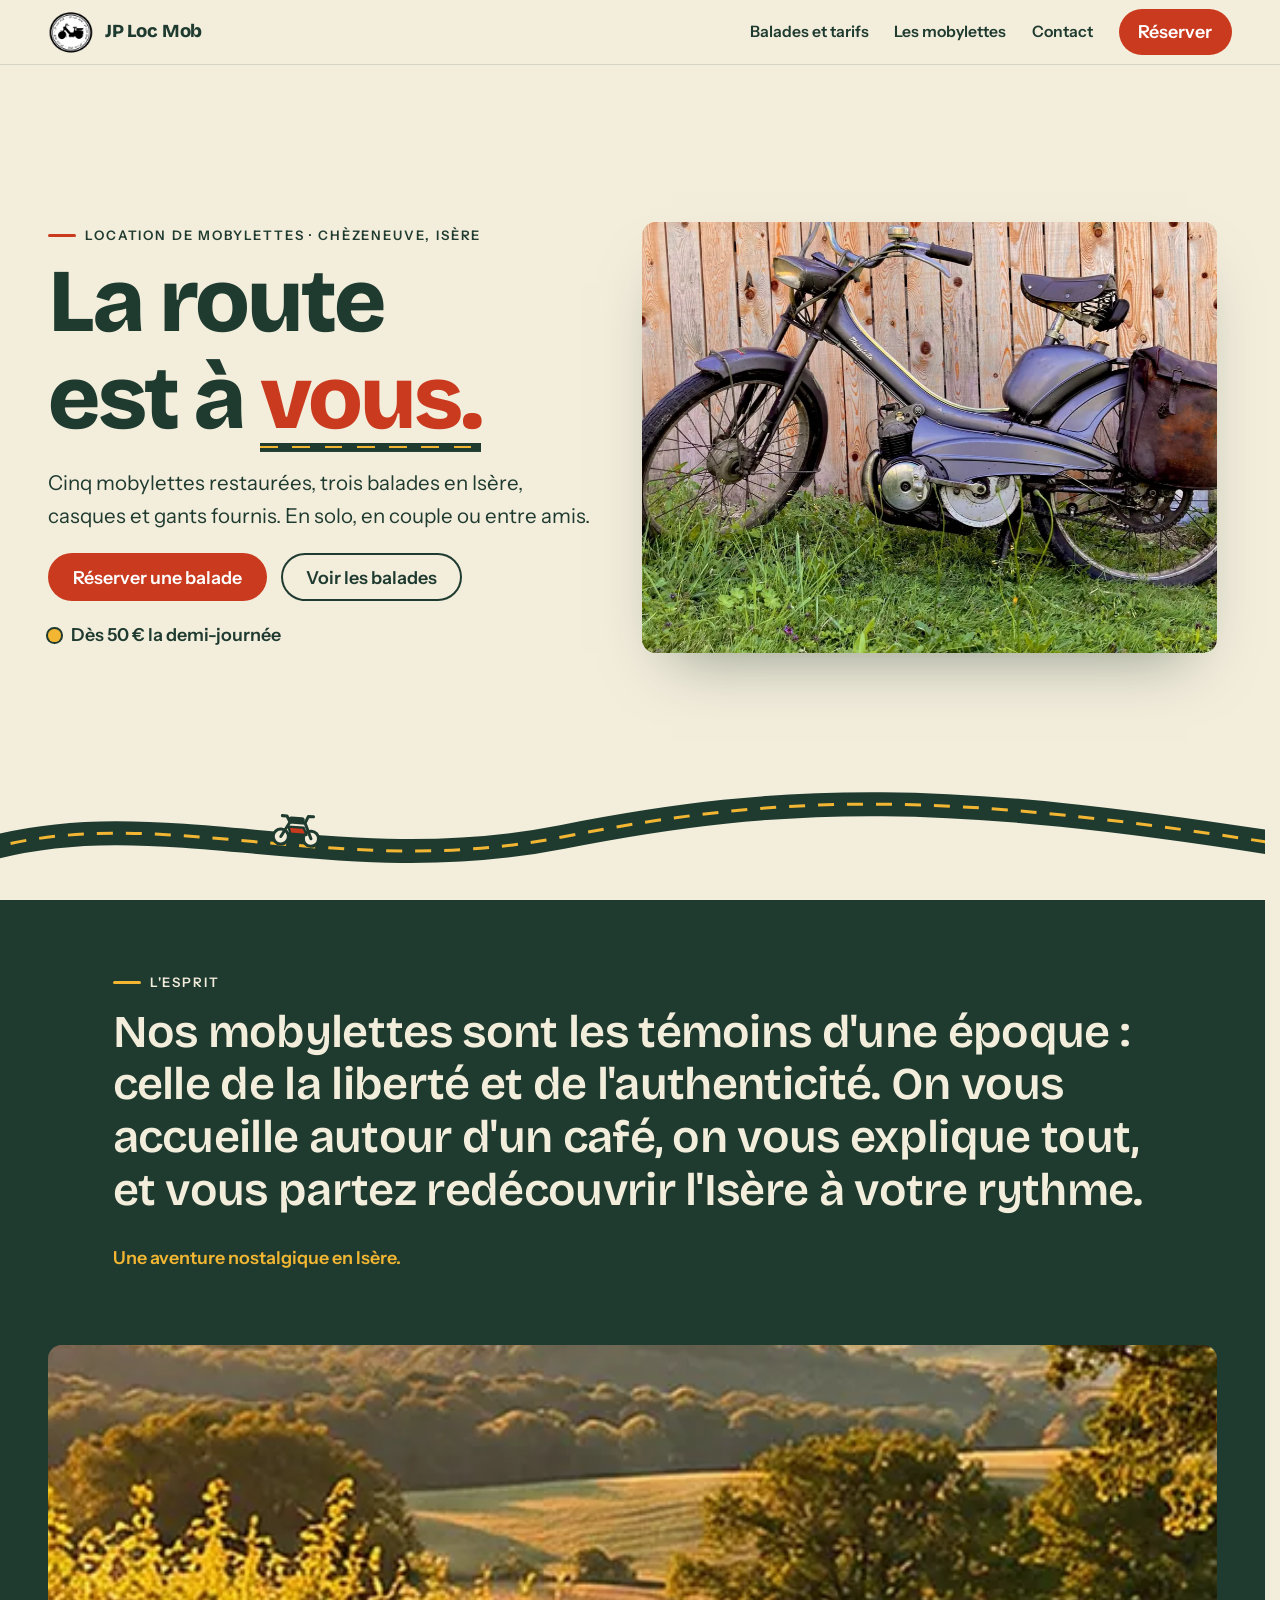
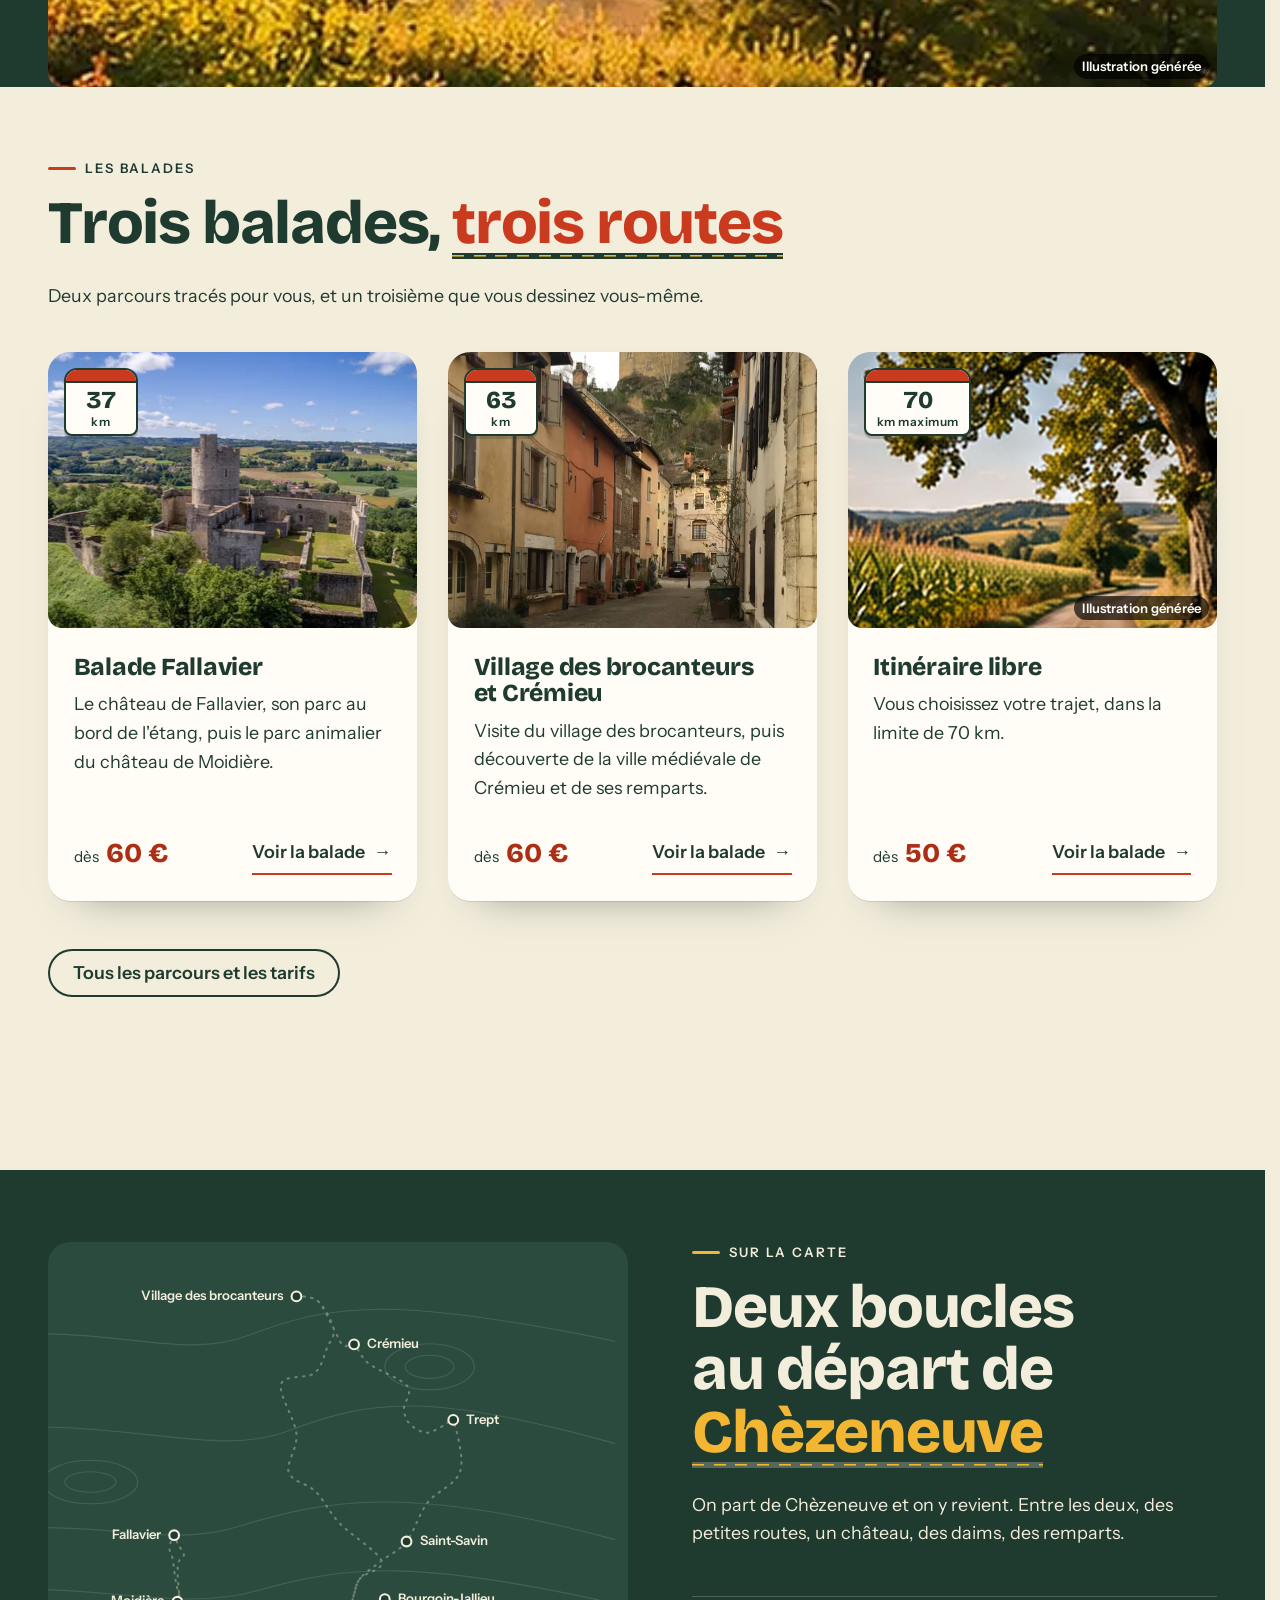
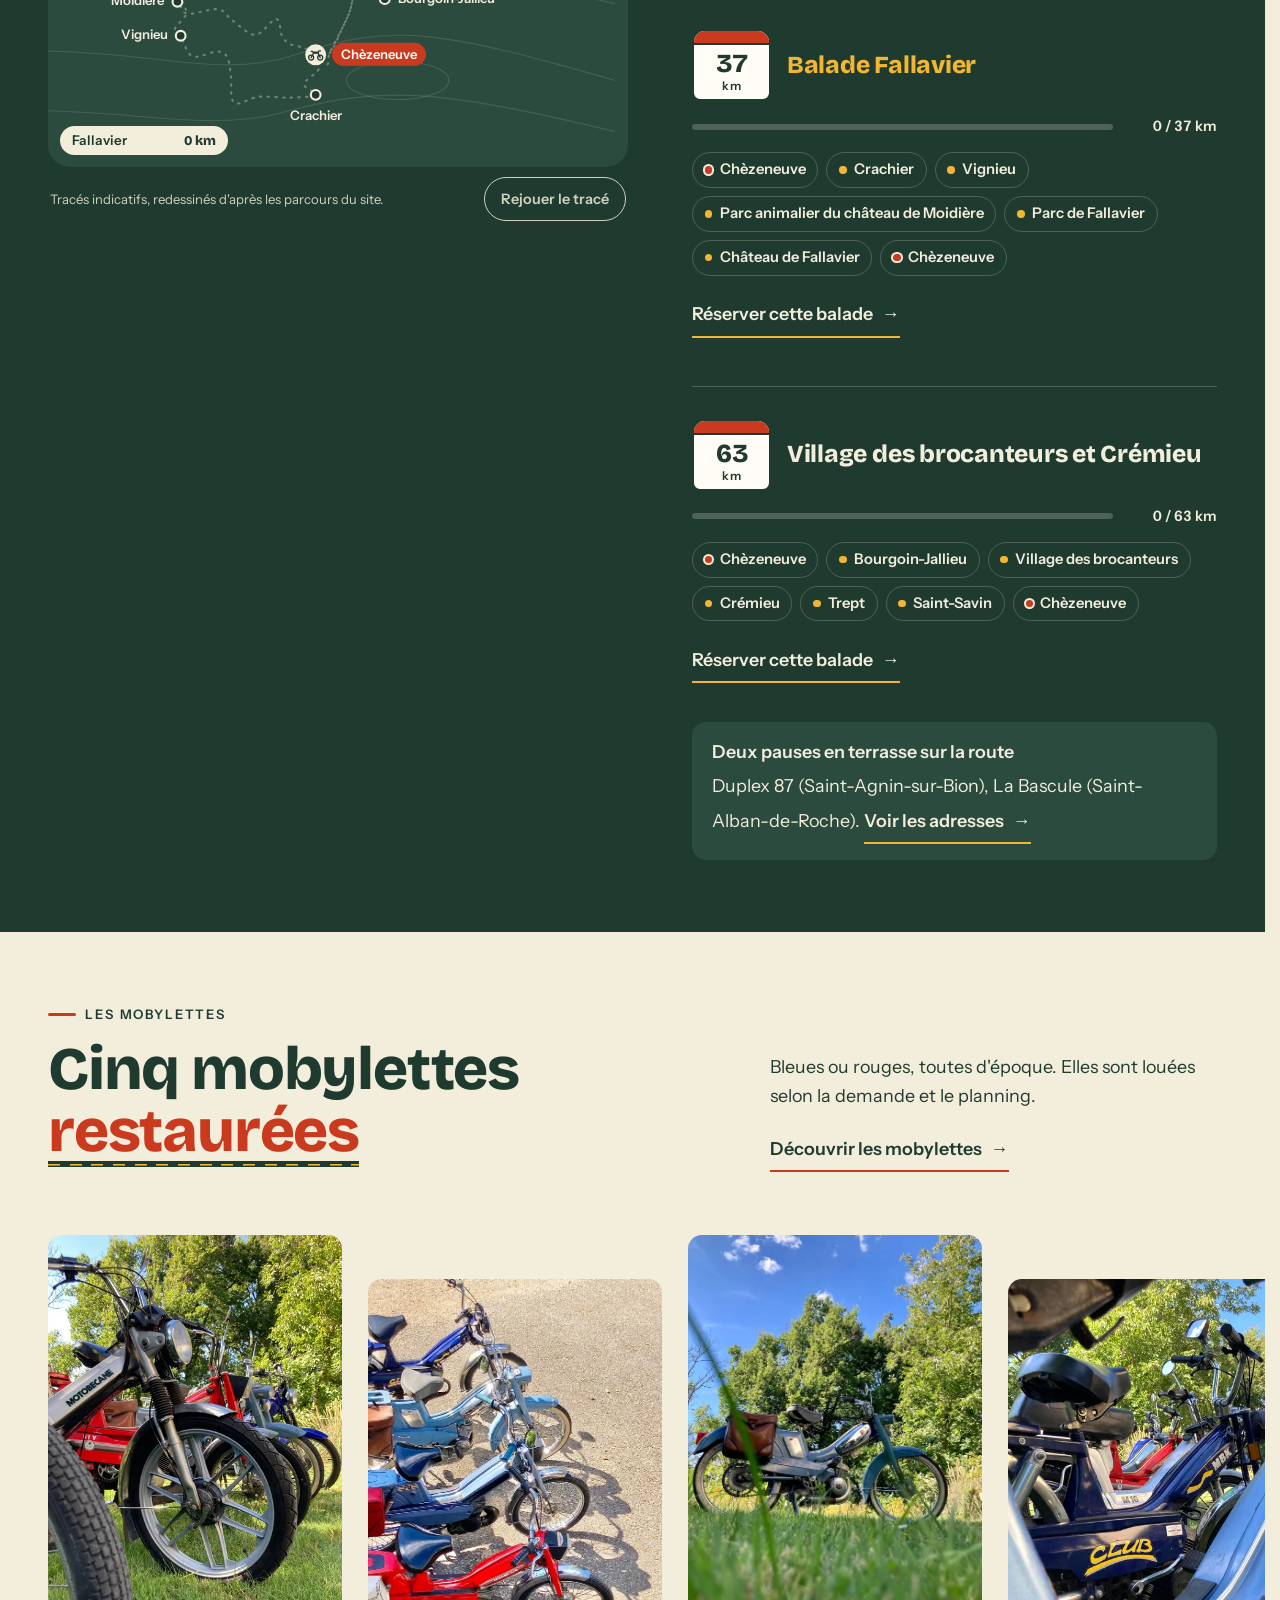
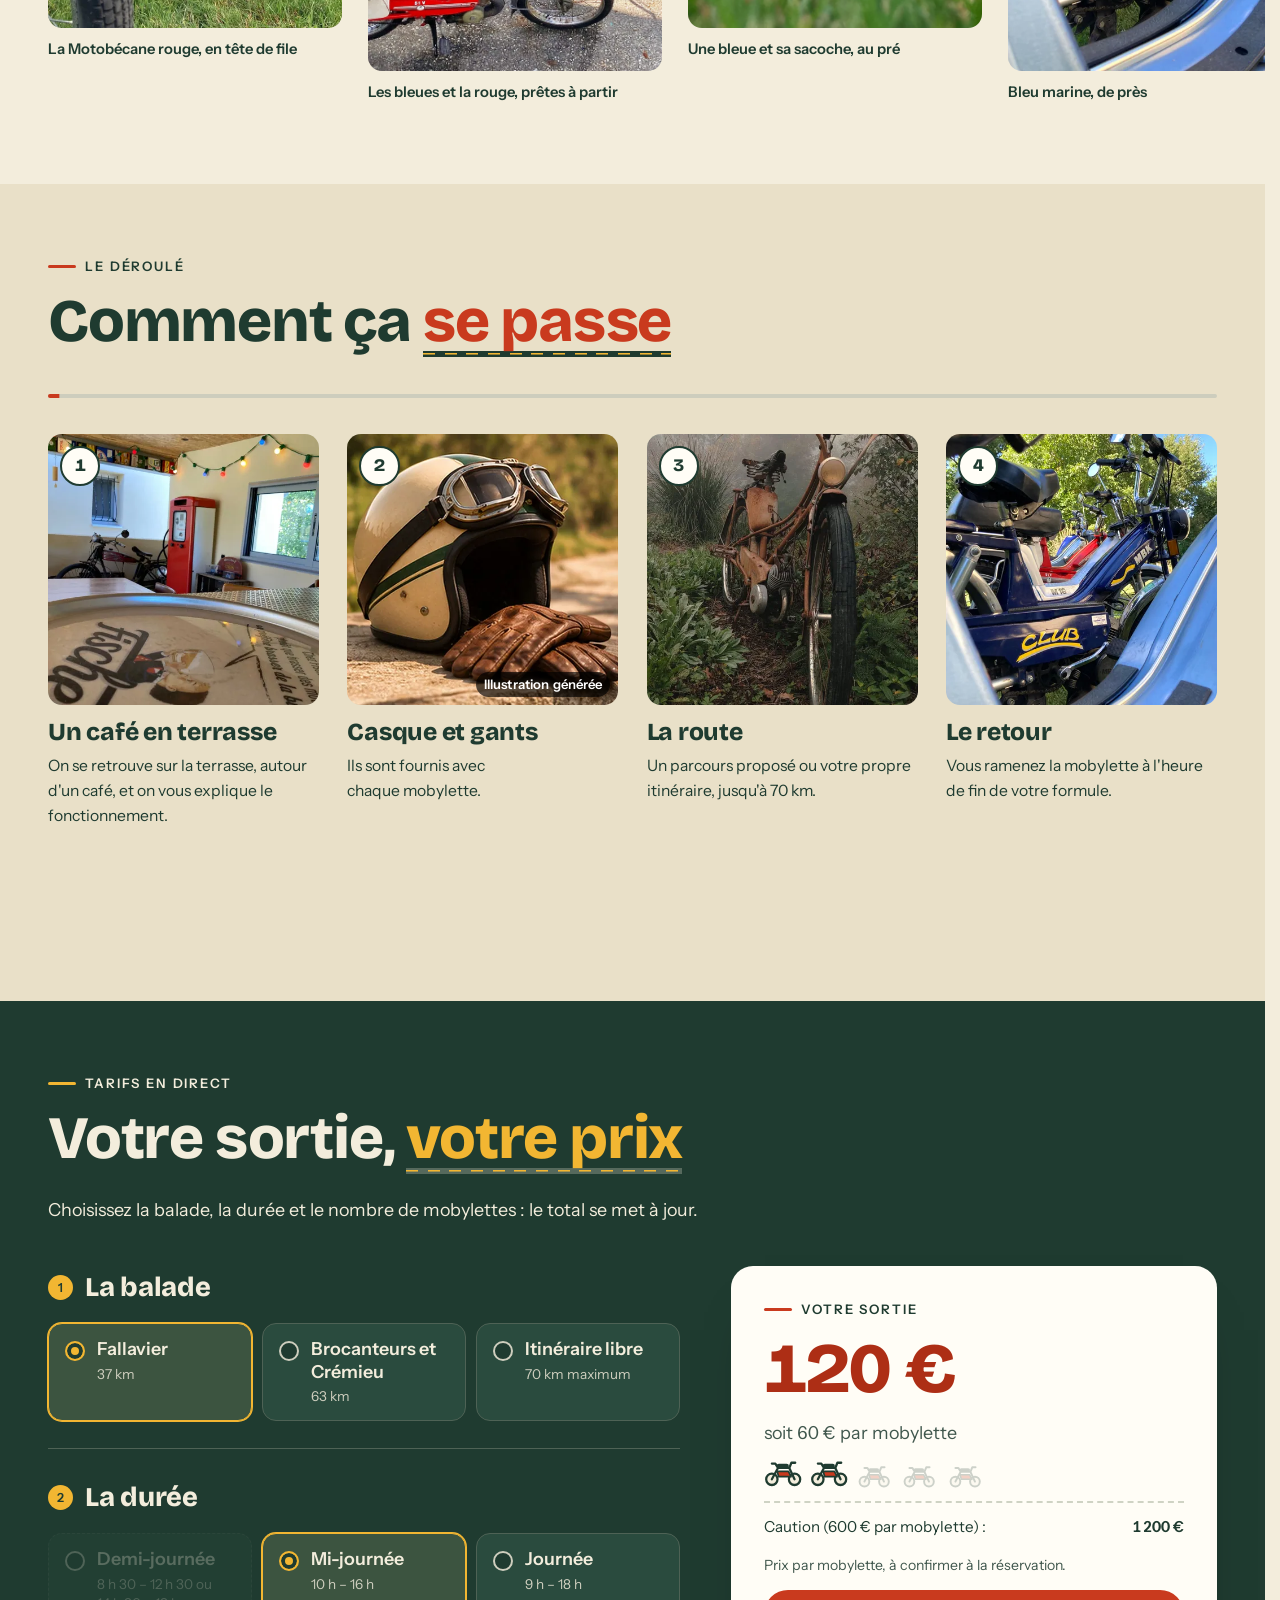
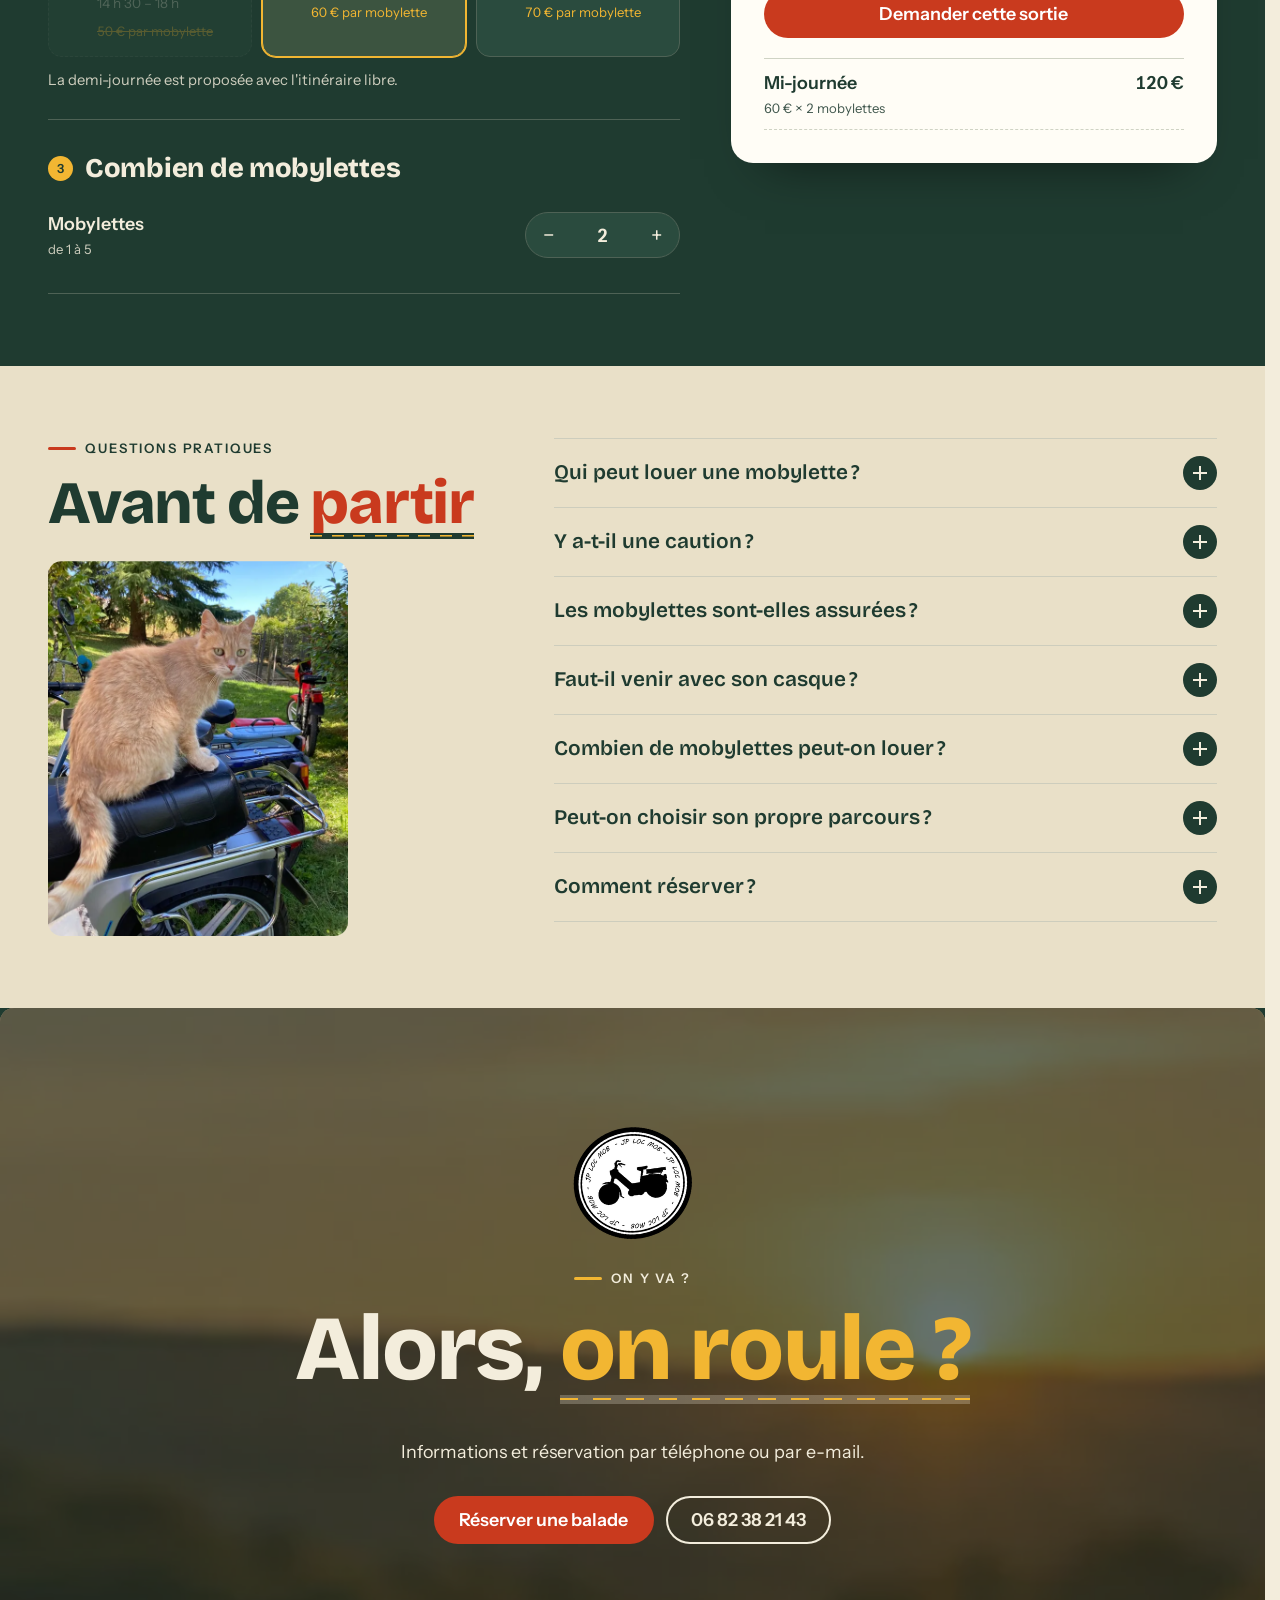
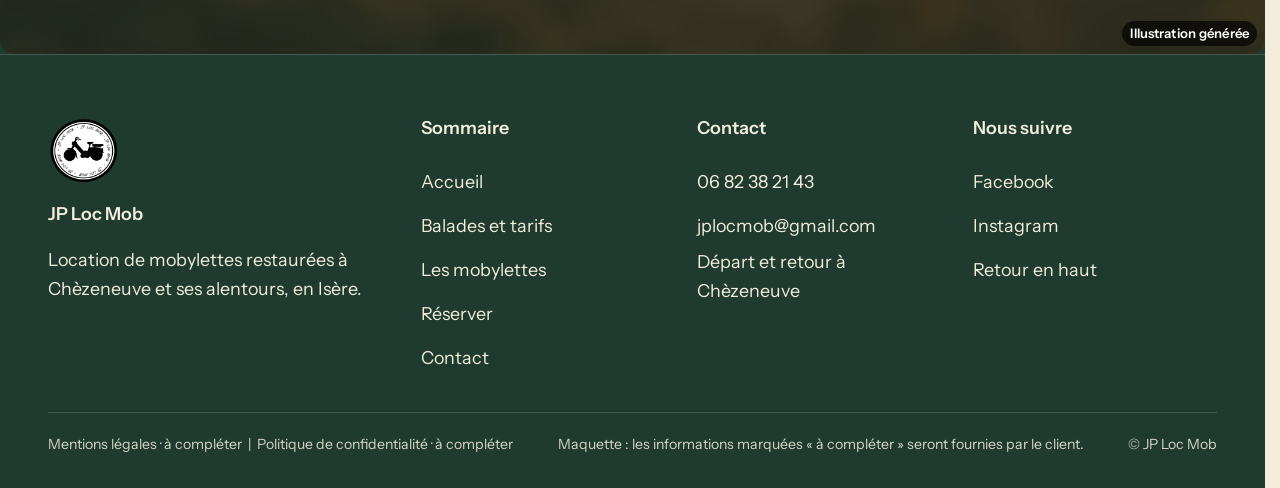
<file: index.html>
<!doctype html>
<html lang="fr" data-v="2" data-curseur>
<head>
<meta charset="utf-8">
<meta name="viewport" content="width=device-width, initial-scale=1, viewport-fit=cover">
<title>JP Loc Mob : balades en mobylette en Isère</title>
<meta name="description" content="Location de mobylettes restaurées à Chèzeneuve : trois balades en Isère, casques et gants fournis, dès 50 € la demi-journée.">
<meta name="robots" content="noindex, nofollow">
<link rel="canonical" href="https://jplocmob-maquette.vercel.app/">
<style>:root{--fond:#F3EDDC;--texte:#1F3B30;--voile-fond:#1F3B30;--ouverture-fond:#F3EDDC;--menu-fond:#1F3B30}:root { --entete-h: 72px; --barres-h: 0px; } html { background: var(--fond); color: var(--texte); scrollbar-gutter: stable; } body { margin: 0; background: var(--fond); } html.js:not(.secours):not([data-arrivee="retour"]) [data-anime] { opacity: 0; } html.js:not(.secours):not([data-arrivee="retour"]) [data-anime].vu { opacity: 1; } [data-voile] { position: fixed; inset: 0; z-index: 900; background: var(--voile-fond); transform: translateY(100%); visibility: hidden; pointer-events: none; } html[data-arrivee="voile"]:not(.voile-leve):not(.secours) [data-voile] { transform: none; visibility: visible; } html.secours [data-voile] { visibility: hidden !important; } .ouverture-panneau { position: fixed; inset: 0; z-index: 850; display: none; place-content: center; justify-items: center; background: var(--ouverture-fond, var(--voile-fond)); color: var(--fond); text-align: center; } html.js[data-arrivee="intro"]:not(.secours):not(.intro-finie) .ouverture-panneau { display: grid; } html.defilement-bloque, html.defilement-bloque body, html.js[data-arrivee="intro"]:not(.secours):not(.intro-finie), html.js[data-arrivee="intro"]:not(.secours):not(.intro-finie) body, html[data-arrivee="voile"]:not(.voile-leve):not(.secours), html[data-arrivee="voile"]:not(.voile-leve):not(.secours) body { overflow: hidden; } html.js[data-arrivee="intro"]:not(.secours):not(.intro-finie) { background-color: var(--ouverture-fond, var(--voile-fond)); } html[data-arrivee="voile"]:not(.voile-leve):not(.secours) { background-color: var(--voile-fond); }</style>
<script>(function () {
var d = document.documentElement, ss = null, ls = null;
try { ss = window.sessionStorage; ls = window.localStorage; } catch (e) {}
d.classList.add('js');
var nav = performance.getEntriesByType ? performance.getEntriesByType('navigation')[0] : null;
var type = nav ? nav.type : 'navigate';
var depart = null;
try { depart = JSON.parse(ss.getItem('socle:depart') || 'null'); ss.removeItem('socle:depart'); } catch (e) {}
if (depart && !(Date.now() - depart.t < 15000)) depart = null;
var mode = type === 'back_forward' ? 'retour' : type === 'reload' ? 'intro' : depart ? 'voile' : 'intro';
d.setAttribute('data-arrivee', mode);
if (mode === 'voile' && depart.couleur) d.style.setProperty('--voile-fond', depart.couleur);
if (type === 'reload' && 'scrollRestoration' in history) {
history.scrollRestoration = 'manual';
}
try {
var choisie = ls && ls.getItem('socle:langue');
var langue = (d.lang || '').slice(0, 2);
if (choisie && choisie !== langue && type === 'navigate' && !depart) {
var alt = document.querySelector('link[rel="alternate"][hreflang="' + choisie + '"]');
if (alt) location.replace(new URL(alt.href).pathname + location.search + location.hash);
}
} catch (e) {}
setTimeout(function () { if (!d.classList.contains('demarre')) d.classList.add('secours'); }, 2000);
})();</script>
<link rel="preload" href="/assets/polices/bricolage-grotesque-800.woff2" as="font" type="font/woff2" crossorigin>
<link rel="preload" href="/assets/polices/instrument-sans-400.woff2" as="font" type="font/woff2" crossorigin>
<link rel="stylesheet" href="/assets/css/socle.css?v=2">
<link rel="stylesheet" href="/assets/css/modules.css?v=2">
<link rel="stylesheet" href="/assets/css/site.css?v=2">
<link rel="modulepreload" href="/assets/js/site.js?v=2">
<link rel="modulepreload" href="/assets/js/socle/index.js?v=2">
<script src="/assets/vendor/gsap.min.js" defer></script>
<script src="/assets/vendor/ScrollTrigger.min.js" defer></script>
<script src="/assets/vendor/SplitText.min.js" defer></script>
<script type="module" src="/assets/js/site.js?v=2"></script>
<meta name="theme-color" content="#F3EDDC">
<link rel="icon" href="/assets/images/favicon.png" type="image/png">
<link rel="apple-touch-icon" href="/assets/images/apple-touch-icon.png">
<meta property="og:type" content="website">
<meta property="og:site_name" content="JP Loc Mob">
<meta property="og:locale" content="fr_FR">
<meta property="og:title" content="JP Loc Mob : balades en mobylette en Isère">
<meta property="og:description" content="Location de mobylettes restaurées à Chèzeneuve : trois balades en Isère, casques et gants fournis, dès 50 € la demi-journée.">
<meta property="og:url" content="https://jplocmob-maquette.vercel.app/">
<meta property="og:image" content="https://jplocmob-maquette.vercel.app/assets/partage/accueil-fr.jpg">
<meta property="og:image:width" content="1200">
<meta property="og:image:height" content="630">
<meta property="og:image:alt" content="JP Loc Mob, une mobylette restaurée devant une palissade en bois">
<meta name="twitter:card" content="summary_large_image">
<script type="application/ld+json">{"@context":"https://schema.org","@type":"LocalBusiness","name":"JP Loc Mob","url":"https://jplocmob-maquette.vercel.app/","telephone":"+33682382143","email":"jplocmob@gmail.com","description":"Location de mobylettes restaurées et balades en Isère, à Chèzeneuve et ses alentours.","address":{"@type":"PostalAddress","addressLocality":"Chèzeneuve","addressRegion":"Isère","addressCountry":"FR"},"priceRange":"50 € à 70 €","sameAs":["https://www.facebook.com/profile.php?id=61550602001718","https://www.instagram.com/jp_loc_mob/"]}</script>
</head>
<body id="haut">
<div data-voile data-forme="iris" aria-hidden="true"><div class="voile-contenu"><img src="/assets/images/logo-240.png" alt="" width="88" height="88"><span data-voile-libelle>Accueil</span></div></div>
<div class="ouverture-panneau" data-ouverture aria-hidden="true">
  <svg class="ouverture-route" viewBox="0 0 1440 240" preserveAspectRatio="none"><path class="ouverture-route-bord" pathLength="1" d="M-20 150 C 220 40 420 230 720 120 S 1200 30 1460 130"/><path class="ouverture-route-ligne" pathLength="1" d="M-20 150 C 220 40 420 230 720 120 S 1200 30 1460 130"/></svg>
  <span class="ouverture-encre"></span>
  <img class="ouverture-logo" src="/assets/images/logo-240.png" alt="" width="132" height="132" data-ouverture-objet>
  <p class="ouverture-ligne">Location de mobylettes en Isère</p>
</div>
<a class="evitement" href="#contenu">Aller au contenu</a>
<header data-entete>
  <div class="entete-rangee">
    <a class="entete-logo" href="/" data-libelle="Accueil" aria-current="page">
      <img src="/assets/images/logo-240.png" alt="" width="46" height="46"><span>JP Loc Mob</span>
    </a>
    <nav data-nav aria-label="Navigation principale">
      <ul><li><a href="/balades-et-tarifs" data-libelle="Balades et tarifs">Balades et tarifs</a></li><li><a href="/les-mobylettes" data-libelle="Les mobylettes">Les mobylettes</a></li><li><a href="/contact" data-libelle="Contact">Contact</a></li></ul>
    </nav>
    <div class="entete-actions">
      <a class="bouton" href="/reserver" data-libelle="Réserver">Réserver</a>
      <button type="button" data-menu-bouton aria-controls="menu" aria-expanded="false" data-libelle-ouvrir="Menu" data-libelle-fermer="Fermer"><span data-libelle-bouton>Menu</span></button>
      <a class="menu-sansjs" href="#menu" data-menu-lien>Menu</a>
    </div>
  </div>
</header>
<script>/* Avant le premier affichage : rangées de la navigation (même règle que ajusterNav dans assets/js/socle/entete.js)
   et hauteur réelle de l'en-tête, pour que rien ne saute quand le JavaScript du site prend la main. */
(function () {
  var h = document.documentElement, u = document.querySelector('[data-nav] ul'), e = document.querySelector('[data-entete]');
  if (u) {
    var deborde = function () { return u.scrollWidth > u.clientWidth + 1; }, c = deborde();
    if (c && window.matchMedia('(min-width: 900px)').matches) {
      h.classList.add('nav-deux-rangees'); c = deborde();
      if (c) { h.classList.add('nav-deux-lignes'); var a = u.querySelector('a'); c = !a || u.getBoundingClientRect().height > a.getBoundingClientRect().height * 2.5; }
      if (c) h.classList.remove('nav-deux-rangees', 'nav-deux-lignes');
    }
    if (c) h.classList.add('nav-compacte');
  }
  if (e) h.style.setProperty('--entete-h', Math.round(e.getBoundingClientRect().height) + 'px');
})();</script>
<span id="menu-ferme" aria-hidden="true"></span>
<div id="menu" data-menu role="dialog" aria-modal="true" aria-label="Menu">
  <p class="menu-sansjs-fermer"><a href="#menu-ferme">Fermer</a></p>
  <ul><li style="--i:0"><a href="/" class="menu-lien" data-libelle="Accueil" aria-current="page">Accueil</a></li><li style="--i:1"><a href="/balades-et-tarifs" class="menu-lien" data-libelle="Balades et tarifs">Balades et tarifs</a></li><li style="--i:2"><a href="/les-mobylettes" class="menu-lien" data-libelle="Les mobylettes">Les mobylettes</a></li><li style="--i:3"><a href="/reserver" class="menu-lien" data-libelle="Réserver">Réserver</a></li><li style="--i:4"><a href="/contact" class="menu-lien" data-libelle="Contact">Contact</a></li></ul>
  <p><a class="bouton" href="tel:+33682382143">Appeler 06 82 38 21 43</a></p>
</div>
<main id="contenu" tabindex="-1">
<section class="hero" id="debut">
  <div class="conteneur hero-grille">
    <div class="hero-texte">
      <p class="surtitre" data-entree>Location de mobylettes · Chèzeneuve, Isère</p>
      <h1 class="tete-titre hero-titre" data-anime="gsap"><span class="ligne-masque"><span class="tete-ligne">La route</span></span><span class="ligne-masque"><span class="tete-ligne">est à <em>vous.</em></span></span></h1>
      <p class="hero-intro" data-entree>Cinq mobylettes restaurées, trois balades en Isère, casques et gants fournis. <span class="hero-intro-suite">En solo, en couple ou entre amis.</span></p>
      <p class="hero-actions" data-entree>
        <a href="/reserver" class="bouton" data-libelle="Réserver" data-action-principale data-survol="magnetique">Réserver une balade</a>
        <a class="bouton bouton--contour" href="#balades" data-sans-transition>Voir les balades</a>
      </p>
      <p class="hero-info" data-info-cle data-entree><span class="pastille" aria-hidden="true"></span>Dès 50 € la demi-journée</p>
    </div>
    <figure class="media hero-media" data-fx="parallaxe" data-fx-force="6" data-iris-centre style="--cadrage:50% 45%">
  <picture>
    <img src="/assets/images/accueil-ouverture-1280.webp" srcset="/assets/images/accueil-ouverture-640.webp 640w, /assets/images/accueil-ouverture-1280.webp 1280w, /assets/images/accueil-ouverture-1920.webp 1920w" sizes="(max-width: 760px) 100vw, 52vw" alt="Mobylette gris-bleu à sacoches de cuir, posée dans l&#39;herbe devant une palissade en bois" width="1280" height="960" fetchpriority="high" loading="eager" decoding="async">
  </picture>
</figure>
  </div>
  <div class="hero-route route-cadre" data-audit-ignorer data-grille="manipuler" data-souris data-route-jeu><svg class="route route--papier route--entree" viewBox="0 0 1440 120" preserveAspectRatio="none" aria-hidden="true" data-effet="route" data-grille="fil" data-visuel>
  <mask id="route-2" maskUnits="userSpaceOnUse" x="-40" y="-40" width="1520" height="200"><path class="route-masque" d="M-20 78 C 180 10 380 120 640 60 S 1080 0 1460 70" pathLength="1" fill="none" stroke="#fff" stroke-width="40"/></mask>
  <g mask="url(#route-2)"><path class="route-bord" d="M-20 78 C 180 10 380 120 640 60 S 1080 0 1460 70" fill="none"/><path class="route-ligne" d="M-20 78 C 180 10 380 120 640 60 S 1080 0 1460 70" fill="none"/></g>
</svg><span class="route-mob" data-route-mob data-points="[[-0.0139,0.65],[0.0159,0.5502],[0.0458,0.4895],[0.0758,0.4615],[0.1061,0.4599],[0.1368,0.4784],[0.168,0.5105],[0.1997,0.55],[0.232,0.5905],[0.265,0.6257],[0.2989,0.6493],[0.3337,0.6548],[0.3695,0.636],[0.4064,0.5865],[0.4444,0.5],[0.4824,0.4005],[0.519,0.3166],[0.5548,0.2483],[0.5901,0.1958],[0.6255,0.1594],[0.6613,0.1392],[0.6979,0.1354],[0.7358,0.1482],[0.7754,0.1778],[0.8172,0.2242],[0.8615,0.2879],[0.9087,0.3688],[0.9594,0.4672],[1.0139,0.5833]]" aria-hidden="true"><span class="route-bulle" data-route-bulle data-texte-souris="Passez la souris, je roule" data-texte-doigt="Touchez la route, je roule"></span><span class="route-mob-dessin" data-route-dessin><svg viewBox="0 0 44 30" aria-hidden="true"><g fill="none" stroke="#1F3B30" stroke-width="2.6" stroke-linecap="round" stroke-linejoin="round"><circle cx="9" cy="21" r="6.5" fill="#F3EDDC"/><circle cx="35" cy="21" r="6.5" fill="#F3EDDC"/><path d="M9 21 16 8h13l6 13M16 8l-3-5H9M29 8l2.4-6h4.4"/></g><path d="M17 5.6h9" stroke="#1F3B30" stroke-width="5" stroke-linecap="round"/><path d="M15 12h13l3 6H17z" fill="#C93A1E" stroke="#1F3B30" stroke-width="2" stroke-linejoin="round"/></svg></span></span></div>
</section>
<section class="section sombre manifeste" id="esprit">
  <div class="conteneur manifeste-grille">
    <div>
      <p class="surtitre" data-anime>L&#39;esprit</p>
      <p class="manifeste-texte" data-anime="mots">Nos mobylettes sont les témoins d&#39;une époque : celle de la liberté et de l&#39;authenticité. On vous accueille autour d&#39;un café, on vous explique tout, et vous partez redécouvrir l&#39;Isère à votre rythme.</p>
      <p class="manifeste-signature" data-anime>Une aventure nostalgique en Isère.</p>
    </div>
  </div>
  <figure class="media manifeste-media" data-grok data-fx="parallaxe" data-fx-force="10" style="--cadrage:50% 60%">
  <picture><source media="(max-width: 760px) and (orientation: portrait)" srcset="/assets/images/grok/g-route-campagne-mobile-640.webp 640w, /assets/images/grok/g-route-campagne-mobile-1080.webp 1080w" sizes="100vw">
    <img src="/assets/images/grok/g-route-campagne-1280.webp" srcset="/assets/images/grok/g-route-campagne-640.webp 640w, /assets/images/grok/g-route-campagne-1280.webp 1280w, /assets/images/grok/g-route-campagne-1920.webp 1920w" sizes="100vw" alt="Petite route de campagne entre les haies et les noyers, au soleil du soir" width="1280" height="720" loading="lazy" decoding="async">
  </picture><figcaption class="mention-ia">Illustration générée</figcaption>
</figure>
</section>
<section class="section balades" id="balades">
  <div class="conteneur">
    <div class="section-tete"><p class="surtitre" data-anime>Les balades</p><h2 class="titre " data-anime="lignes">Trois balades, <em>trois routes</em></h2><p data-anime>Deux parcours tracés pour vous, et un troisième que vous dessinez vous-même.</p></div>
    <div class="balades-grille" data-anime="cascade"><article class="carte-balade" id="carte-fallavier" data-survol="incline" data-survol-force="4">
  <figure class="media carte-balade-media" data-fx="zoom" data-fx-force="12" style="--cadrage:50% 40%">
  <picture>
    <img src="/assets/images/fallavier-chateau-1280.webp" srcset="/assets/images/fallavier-chateau-640.webp 640w, /assets/images/fallavier-chateau-1280.webp 1280w" sizes="(max-width: 760px) 86vw, 30vw" alt="Balade Fallavier" width="1280" height="720" loading="lazy" decoding="async">
  </picture>
</figure>
  <span class="borne borne--carte" data-effet="borne" data-anime>
  <span class="borne-tete" aria-hidden="true"></span>
  <strong class="borne-km chiffres"><span data-compteur="37">37</span> <small>km</small></strong>
</span>
  <div class="carte-balade-texte">
    <h3>Balade Fallavier</h3>
    <p>Le château de Fallavier, son parc au bord de l&#39;étang, puis le parc animalier du château de Moidière.</p>
    <p class="carte-balade-bas"><span class="prix-des" data-prix>dès <strong>60 €</strong></span><a href="/balades-et-tarifs#fallavier" class="lien-fleche" data-libelle="Balades et tarifs" aria-label="Voir la balade : Balade Fallavier">Voir la balade</a></p>
  </div>
</article><article class="carte-balade" id="carte-cremieu" data-survol="incline" data-survol-force="4">
  <figure class="media carte-balade-media" data-fx="zoom" data-fx-force="12" style="--cadrage:50% 35%">
  <picture>
    <img src="/assets/images/cremieu-rue-960.webp" srcset="/assets/images/cremieu-rue-640.webp 640w, /assets/images/cremieu-rue-960.webp 960w" sizes="(max-width: 760px) 86vw, 30vw" alt="Village des brocanteurs et Crémieu" width="960" height="1200" loading="lazy" decoding="async">
  </picture>
</figure>
  <span class="borne borne--carte" data-effet="borne" data-anime>
  <span class="borne-tete" aria-hidden="true"></span>
  <strong class="borne-km chiffres"><span data-compteur="63">63</span> <small>km</small></strong>
</span>
  <div class="carte-balade-texte">
    <h3>Village des brocanteurs et Crémieu</h3>
    <p>Visite du village des brocanteurs, puis découverte de la ville médiévale de Crémieu et de ses remparts.</p>
    <p class="carte-balade-bas"><span class="prix-des" data-prix>dès <strong>60 €</strong></span><a href="/balades-et-tarifs#cremieu" class="lien-fleche" data-libelle="Balades et tarifs" aria-label="Voir la balade : Village des brocanteurs et Crémieu">Voir la balade</a></p>
  </div>
</article><article class="carte-balade" id="carte-libre" data-survol="incline" data-survol-force="4">
  <figure class="media carte-balade-media" data-grok data-fx="zoom" data-fx-force="12" style="--cadrage:50% 50%">
  <picture>
    <img src="/assets/images/grok/g-route-libre-1280.webp" srcset="/assets/images/grok/g-route-libre-640.webp 640w, /assets/images/grok/g-route-libre-960.webp 960w, /assets/images/grok/g-route-libre-1280.webp 1280w" sizes="(max-width: 760px) 86vw, 30vw" alt="Itinéraire libre" width="1280" height="1920" loading="lazy" decoding="async">
  </picture><figcaption class="mention-ia">Illustration générée</figcaption>
</figure>
  <span class="borne borne--carte" data-effet="borne" data-anime>
  <span class="borne-tete" aria-hidden="true"></span>
  <strong class="borne-km chiffres"><span data-compteur="70">70</span> <small>km maximum</small></strong>
</span>
  <div class="carte-balade-texte">
    <h3>Itinéraire libre</h3>
    <p>Vous choisissez votre trajet, dans la limite de 70 km.</p>
    <p class="carte-balade-bas"><span class="prix-des" data-prix>dès <strong>50 €</strong></span><a href="/balades-et-tarifs#libre" class="lien-fleche" data-libelle="Balades et tarifs" aria-label="Voir la balade : Itinéraire libre">Voir la balade</a></p>
  </div>
</article></div>
    <p class="section-suite" data-anime><a href="/balades-et-tarifs" class="bouton bouton--contour" data-libelle="Balades et tarifs">Tous les parcours et les tarifs</a></p>
  </div>
</section>
<svg class="route route--papier route--jonction" viewBox="0 0 1440 120" preserveAspectRatio="none" aria-hidden="true" data-effet="route" data-grille="fil" data-visuel>
  <mask id="route-3" maskUnits="userSpaceOnUse" x="-40" y="-40" width="1520" height="200"><path class="route-masque" d="M-20 40 C 240 110 420 0 700 62 S 1180 118 1460 36" pathLength="1" fill="none" stroke="#fff" stroke-width="40"/></mask>
  <g mask="url(#route-3)"><path class="route-bord" d="M-20 40 C 240 110 420 0 700 62 S 1180 118 1460 36" fill="none"/><path class="route-ligne" d="M-20 40 C 240 110 420 0 700 62 S 1180 118 1460 36" fill="none"/></g>
</svg>
<section class="section sombre carte" id="carte">
  <div class="conteneur carte-grille">
    <div class="carte-plan"><div class="plan " data-effet="parcours" data-plan data-visuel style="--ratio:1.104;--u:1.092">
  <script type="application/json" class="plan-donnees">{"fallavier":{"points":[[292,600],[292.9,602.3],[294.4,605.6],[296,609.4],[297.3,613.6],[297.8,617.8],[297.1,621.8],[294.4,625.8],[289.9,629.9],[284.6,634.1],[279.5,638.3],[275.6,642.2],[273.8,645.8],[275.1,649.1],[278.9,652.4],[283.9,655.4],[288.7,658.1],[291.9,660.5],[292,662.5],[288.8,664],[283.3,665.1],[276.2,665.8],[268.1,666.3],[259.8,666.6],[252,666.9],[244.3,666.9],[236,666.5],[227.6,665.9],[219.1,665.4],[210.9,665.2],[203.3,665.5],[195.9,667],[188.4,669.7],[181.3,672.8],[174.7,675.2],[169.1,676.2],[164.7,674.9],[161.9,670.7],[160.5,664.2],[160.1,656.2],[160.1,647.7],[160.1,639.6],[159.6,632.7],[158.8,626.9],[158.1,621.3],[157.4,616.1],[156.5,611.3],[155.4,607.1],[153.8,603.6],[152,600.8],[150.1,598.6],[147.8,597],[145.2,595.9],[141.9,595.2],[137.8,594.9],[132.5,595.6],[125.9,597.6],[118.7,600],[111.5,602.1],[104.8,603.1],[99.3,602.2],[95,598.9],[91.4,593.7],[88.3,587.4],[85.7,580.8],[83.3,574.8],[81.1,570.2],[78.8,567.2],[76.5,565.2],[74.5,563.8],[73,562.5],[72.2,560.9],[72.4,558.5],[74.1,555.3],[77.3,551.7],[81.2,547.8],[85.1,543.7],[88.2,539.5],[89.8,535.3],[89.6,531.1],[88.3,526.6],[86.2,522.1],[83.7,517.6],[81.4,513.2],[79.6,509.1],[78.4,505.4],[77.3,502],[76.4,498.8],[75.5,495.5],[74.7,491.7],[73.8,487.3],[72.9,481.9],[72,475.6],[71.2,468.9],[70.4,462.2],[69.5,456.1],[68.7,450.9],[67.7,446.8],[66.5,443.5],[65.4,440.7],[64.4,438.2],[63.7,435.6],[63.6,432.7],[64.1,429.1],[65.2,425],[66.6,420.9],[68.1,417.2],[69.6,414.4],[70.9,413.1],[71.9,413.5],[72.8,415.4],[73.7,418.1],[74.5,421.4],[75.5,424.7],[76.7,427.6],[78.3,430.2],[80.3,432.8],[82.4,435.5],[84.3,438.2],[85.7,440.9],[86.2,443.6],[85.6,445.9],[84,447.7],[81.9,449.5],[79.7,451.8],[77.8,455],[76.7,459.6],[76.4,466.2],[76.5,474.5],[76.9,483.7],[77.6,493.1],[78.6,501.8],[79.6,509.1],[80.4,515.2],[81,520.8],[81.8,525.7],[83.2,529.9],[85.7,533.1],[89.8,535.3],[96.1,535.8],[104.4,534.7],[113.8,532.6],[123.4,530.4],[132.2,528.8],[139.3,528.7],[144.4,530.1],[148.1,532.3],[151,535.2],[153.8,538.6],[156.9,542.1],[161.1,545.5],[166.4,549.6],[172.3,554.5],[178.6,559.7],[185.1,564.3],[191.5,567.5],[197.5,568.7],[203.4,566.8],[209.5,562.1],[215.5,556.1],[221.2,550.2],[226.1,545.7],[230.2,544],[233.1,545.7],[234.9,549.7],[236.2,555.1],[237.1,561.1],[238.1,566.7],[239.6,570.9],[241.4,573.9],[243.2,576.4],[245,578.4],[247.1,580.2],[249.4,581.8],[252,583.3],[255.1,584.6],[258.7,585.5],[262.5,586.3],[266.5,587],[270.3,587.9],[273.8,589.1],[277.3,590.7],[280.8,592.8],[284.3,594.9],[287.4,597],[290.1,598.8],[292,600]],"km":37,"nom":"Fallavier","lieux":[{"n":"crachier","t":0.088},{"n":"vignieu","t":0.405},{"n":"moidiere","t":0.704},{"n":"fallavier","t":0.588}]},"cremieu":{"points":[[292,600],[294.1,602],[297.2,605.1],[300.8,608.6],[304.4,611.9],[307.6,614.2],[310,615],[311.3,614.2],[311.7,612.3],[311.8,609.6],[311.9,606],[312.5,601.8],[314,597],[316.6,591.2],[320.1,584],[324.1,576.2],[328.2,568.4],[331.9,561.1],[335,555],[337.3,550.2],[339.3,546.4],[340.9,543.1],[342.3,540],[343.6,536.8],[345,533],[346.3,528.6],[347.4,524],[348.5,519.2],[349.6,514.3],[350.7,509.6],[352,505],[353.2,500.7],[354.3,496.5],[355.4,492.4],[356.9,488.4],[359,484.2],[362,480],[367.3,476],[374.9,472.3],[383.2,468.6],[390.4,464.4],[394.9,459.3],[395,453],[389.5,445],[379.6,435.7],[366.9,425.4],[353.3,414.9],[340.4,404.6],[330,395],[322.2,386],[315.5,377],[309.6,368.2],[304,359.9],[298.3,352.1],[292,345],[284.6,339.2],[276.3,334.6],[267.9,330.6],[260.1,326.5],[253.9,321.5],[250,315],[249.3,306.9],[251.3,297.9],[254.9,288],[258.7,277.4],[261.5,266.4],[262,255],[259.2,242.3],[253.9,228.1],[247.5,213.3],[241.7,199.1],[238,186.7],[238,177],[242.6,170.9],[250.9,167.7],[261.2,166.1],[272.2,165.1],[282.3,163.5],[290,160],[295.3,154.5],[299.4,148],[302.6,140.8],[305.3,133.4],[307.6,126.4],[310,120],[312.7,114.6],[315.4,109.7],[317.8,105.2],[319.6,100.6],[320.5,95.6],[320,90],[318,83.2],[314.6,75.3],[310.2,67.1],[305.2,59.1],[300,52.2],[295,47],[289.2,43.6],[282.1,41.5],[274.9,40.4],[268.4,40],[263.8,39.9],[262,40],[263.8,39.9],[268.4,40],[274.9,40.4],[282.1,41.5],[289.2,43.6],[295,47],[299.7,52.3],[304.3,59.3],[308.6,67.2],[312.7,75.5],[316.5,83.3],[320,90],[323.1,95.8],[325.7,101.3],[328,106.3],[330.2,110.7],[332.5,114.4],[335,117],[337.6,118],[340.3,117.3],[343,115.8],[345.8,114.4],[348.8,113.8],[352,115],[355.1,118.1],[357.9,122.4],[360.8,127.7],[364.4,133.4],[369,139.3],[375,145],[383.6,150.5],[394.7,156.3],[406.8,162.2],[418.4,168.1],[428.3,174.1],[435,180],[437.8,186],[437.7,192.1],[435.8,198.2],[433.1,204.2],[430.8,209.9],[430,215],[430.4,219.6],[431,223.9],[432,227.8],[433.4,231.4],[435.4,234.8],[438,238],[441.4,241.3],[445.5,244.6],[450.1,247.8],[455.1,250.4],[460.1,252.2],[465,253],[470,252.4],[475.4,250.5],[480.9,247.9],[486.2,244.9],[491,242.1],[495,240],[498.1,237.5],[500.4,234],[502.2,230.7],[503.7,228.7],[505.3,229.1],[507,233],[509.6,241.7],[513,254.4],[516.4,269.5],[519,285.4],[519.8,300.5],[518,313],[512.9,322.8],[504.9,331.2],[495.2,338.7],[485,345.9],[475.2,353.5],[467,362],[460.5,371.8],[454.9,382.6],[449.8,393.7],[444.8,404.5],[439.6,414.5],[434,423],[427.8,429.8],[421.2,435.4],[414.5,440.1],[407.8,444.4],[401.2,448.5],[395,453],[388.9,457.7],[382.7,462.3],[376.7,466.8],[371.1,471.3],[366.1,475.7],[362,480],[359,484.2],[356.9,488.4],[355.4,492.4],[354.3,496.5],[353.2,500.7],[352,505],[350.7,509.6],[349.6,514.3],[348.5,519.2],[347.4,524],[346.3,528.6],[345,533],[343.6,536.8],[342.3,540],[340.9,543.1],[339.3,546.4],[337.3,550.2],[335,555],[332.1,561.3],[328.9,569],[325.2,577.2],[321.5,585.1],[317.7,592],[314,597],[310.1,599.8],[305.9,601],[301.7,601.1],[297.7,600.7],[294.4,600.1],[292,600]],"km":63,"nom":"Brocanteurs et Crémieu","lieux":[{"n":"bourgoin","t":0.113},{"n":"brocanteurs","t":0.478},{"n":"cremieu","t":0.56},{"n":"trept","t":0.715},{"n":"saintsavin","t":0.852}]}}</script>
  <div class="plan-carte">
    <svg class="plan-svg" viewBox="-126 -45 906 821" aria-hidden="true">
      <g class="plan-relief" fill="none"><path d="M-320 120 C -60 60 60 150 190 100 S 420 40 760 110"/><path d="M-320 260 C -40 210 120 300 250 250 S 470 190 760 270"/><path d="M-320 420 C -70 370 40 440 170 400 S 430 330 760 420"/><path d="M-320 510 C -90 470 60 540 200 500 S 450 450 760 520"/><path d="M-320 610 C -30 560 110 650 260 600 S 480 560 760 640"/><path d="M-320 700 C -60 660 90 730 240 690 S 470 650 760 720"/><ellipse cx="470" cy="150" rx="70" ry="36"/><ellipse cx="470" cy="150" rx="38" ry="18"/><ellipse cx="-60" cy="330" rx="74" ry="34"/><ellipse cx="-60" cy="330" rx="40" ry="16"/><ellipse cx="420" cy="640" rx="80" ry="30"/></g>
      <path class="plan-fantome" d="M292.0 600.0 C292.9 603.6 300.1 614.2 297.1 621.8 C294.1 629.4 274.7 639.0 273.8 645.8 C272.9 652.6 295.6 659.0 292.0 662.5 C288.4 666.0 266.8 666.4 252.0 666.9 C237.2 667.4 217.9 664.2 203.3 665.5 C188.8 666.8 172.0 680.4 164.7 674.9 C157.4 669.4 161.4 644.6 159.6 632.7 C157.8 620.8 157.4 609.9 153.8 603.6 C150.2 597.3 146.9 595.1 137.8 594.9 C128.7 594.7 108.8 606.3 99.3 602.2 C89.8 598.1 85.6 577.5 81.1 570.2 C76.6 562.9 71.0 564.3 72.4 558.5 C73.9 552.7 88.6 543.5 89.8 535.3 C91.0 527.1 82.3 517.1 79.6 509.1 C76.9 501.1 75.6 497.0 73.8 487.3 C72.0 477.6 70.4 460.0 68.7 450.9 C67.0 441.8 63.2 439.0 63.6 432.7 C64.0 426.4 68.7 414.0 70.9 413.1 C73.1 412.2 74.2 422.5 76.7 427.6 C79.2 432.7 86.2 438.3 86.2 443.6 C86.2 448.9 77.8 448.7 76.7 459.6 C75.6 470.5 77.4 496.5 79.6 509.1 C81.8 521.7 79.8 532.0 89.8 535.3 C99.8 538.6 127.4 527.0 139.3 528.7 C151.2 530.4 151.4 538.8 161.1 545.5 C170.8 552.2 186.0 569.0 197.5 568.7 C209.0 568.5 223.2 543.6 230.2 544.0 C237.2 544.4 236.0 564.4 239.6 570.9 C243.2 577.4 246.3 580.3 252.0 583.3 C257.7 586.3 267.1 586.3 273.8 589.1 C280.5 591.9 289.0 598.2 292.0 600.0" fill="none"/><path class="plan-trace" data-trace="fallavier" d="M292.0 600.0 C292.9 603.6 300.1 614.2 297.1 621.8 C294.1 629.4 274.7 639.0 273.8 645.8 C272.9 652.6 295.6 659.0 292.0 662.5 C288.4 666.0 266.8 666.4 252.0 666.9 C237.2 667.4 217.9 664.2 203.3 665.5 C188.8 666.8 172.0 680.4 164.7 674.9 C157.4 669.4 161.4 644.6 159.6 632.7 C157.8 620.8 157.4 609.9 153.8 603.6 C150.2 597.3 146.9 595.1 137.8 594.9 C128.7 594.7 108.8 606.3 99.3 602.2 C89.8 598.1 85.6 577.5 81.1 570.2 C76.6 562.9 71.0 564.3 72.4 558.5 C73.9 552.7 88.6 543.5 89.8 535.3 C91.0 527.1 82.3 517.1 79.6 509.1 C76.9 501.1 75.6 497.0 73.8 487.3 C72.0 477.6 70.4 460.0 68.7 450.9 C67.0 441.8 63.2 439.0 63.6 432.7 C64.0 426.4 68.7 414.0 70.9 413.1 C73.1 412.2 74.2 422.5 76.7 427.6 C79.2 432.7 86.2 438.3 86.2 443.6 C86.2 448.9 77.8 448.7 76.7 459.6 C75.6 470.5 77.4 496.5 79.6 509.1 C81.8 521.7 79.8 532.0 89.8 535.3 C99.8 538.6 127.4 527.0 139.3 528.7 C151.2 530.4 151.4 538.8 161.1 545.5 C170.8 552.2 186.0 569.0 197.5 568.7 C209.0 568.5 223.2 543.6 230.2 544.0 C237.2 544.4 236.0 564.4 239.6 570.9 C243.2 577.4 246.3 580.3 252.0 583.3 C257.7 586.3 267.1 586.3 273.8 589.1 C280.5 591.9 289.0 598.2 292.0 600.0" pathLength="1" fill="none"/><path class="plan-fantome" d="M292 600 C295.0 602.5 306.3 615.5 310 615 C313.7 614.5 309.8 607.0 314 597 C318.2 587.0 329.8 565.7 335 555 C340.2 544.3 342.2 541.3 345 533 C347.8 524.7 349.2 513.8 352 505 C354.8 496.2 354.8 488.7 362 480 C369.2 471.3 400.3 467.2 395 453 C389.7 438.8 347.2 413.0 330 395 C312.8 377.0 305.3 358.3 292 345 C278.7 331.7 255.0 330.0 250 315 C245.0 300.0 264.0 278.0 262 255 C260.0 232.0 233.3 192.8 238 177 C242.7 161.2 278.0 169.5 290 160 C302.0 150.5 305.0 131.7 310 120 C315.0 108.3 322.5 102.2 320 90 C317.5 77.8 304.7 55.3 295 47 C285.3 38.7 262.0 40.0 262 40 C262.0 40.0 285.3 38.7 295 47 C304.7 55.3 313.3 78.3 320 90 C326.7 101.7 329.7 112.8 335 117 C340.3 121.2 345.3 110.3 352 115 C358.7 119.7 361.2 134.2 375 145 C388.8 155.8 425.8 168.3 435 180 C444.2 191.7 429.5 205.3 430 215 C430.5 224.7 432.2 231.7 438 238 C443.8 244.3 455.5 252.7 465 253 C474.5 253.3 488.0 243.3 495 240 C502.0 236.7 503.2 220.8 507 233 C510.8 245.2 524.7 291.5 518 313 C511.3 334.5 481.0 343.7 467 362 C453.0 380.3 446.0 407.8 434 423 C422.0 438.2 407.0 443.5 395 453 C383.0 462.5 369.2 471.3 362 480 C354.8 488.7 354.8 496.2 352 505 C349.2 513.8 347.8 524.7 345 533 C342.2 541.3 340.2 544.3 335 555 C329.8 565.7 321.2 589.5 314 597 C306.8 604.5 295.7 599.5 292 600" fill="none"/><path class="plan-trace" data-trace="cremieu" d="M292 600 C295.0 602.5 306.3 615.5 310 615 C313.7 614.5 309.8 607.0 314 597 C318.2 587.0 329.8 565.7 335 555 C340.2 544.3 342.2 541.3 345 533 C347.8 524.7 349.2 513.8 352 505 C354.8 496.2 354.8 488.7 362 480 C369.2 471.3 400.3 467.2 395 453 C389.7 438.8 347.2 413.0 330 395 C312.8 377.0 305.3 358.3 292 345 C278.7 331.7 255.0 330.0 250 315 C245.0 300.0 264.0 278.0 262 255 C260.0 232.0 233.3 192.8 238 177 C242.7 161.2 278.0 169.5 290 160 C302.0 150.5 305.0 131.7 310 120 C315.0 108.3 322.5 102.2 320 90 C317.5 77.8 304.7 55.3 295 47 C285.3 38.7 262.0 40.0 262 40 C262.0 40.0 285.3 38.7 295 47 C304.7 55.3 313.3 78.3 320 90 C326.7 101.7 329.7 112.8 335 117 C340.3 121.2 345.3 110.3 352 115 C358.7 119.7 361.2 134.2 375 145 C388.8 155.8 425.8 168.3 435 180 C444.2 191.7 429.5 205.3 430 215 C430.5 224.7 432.2 231.7 438 238 C443.8 244.3 455.5 252.7 465 253 C474.5 253.3 488.0 243.3 495 240 C502.0 236.7 503.2 220.8 507 233 C510.8 245.2 524.7 291.5 518 313 C511.3 334.5 481.0 343.7 467 362 C453.0 380.3 446.0 407.8 434 423 C422.0 438.2 407.0 443.5 395 453 C383.0 462.5 369.2 471.3 362 480 C354.8 488.7 354.8 496.2 352 505 C349.2 513.8 347.8 524.7 345 533 C342.2 541.3 340.2 544.3 335 555 C329.8 565.7 321.2 589.5 314 597 C306.8 604.5 295.7 599.5 292 600" pathLength="1" fill="none"/>
      <circle class="plan-point plan-point--depart" data-lieu="depart" cx="292" cy="600" r="12.0"/><circle class="plan-point" data-lieu="crachier" cx="292" cy="662.5" r="7.6"/><circle class="plan-point" data-lieu="vignieu" cx="81.1" cy="570.2" r="7.6"/><circle class="plan-point" data-lieu="moidiere" cx="76" cy="517.1" r="7.6"/><circle class="plan-point" data-lieu="fallavier" cx="70.9" cy="413.1" r="7.6"/><circle class="plan-point" data-lieu="bourgoin" cx="400" cy="513" r="7.6"/><circle class="plan-point" data-lieu="brocanteurs" cx="262" cy="40" r="7.6"/><circle class="plan-point" data-lieu="cremieu" cx="352" cy="115" r="7.6"/><circle class="plan-point" data-lieu="trept" cx="507" cy="233" r="7.6"/><circle class="plan-point" data-lieu="saintsavin" cx="434" cy="423" r="7.6"/>
      <g transform="translate(292 600) scale(1.092)"><g class="plan-mob" data-mob><circle r="15" fill="#F3EDDC"/><g transform="translate(-11 -8)" fill="none" stroke="#1F3B30" stroke-width="1.8" stroke-linecap="round" stroke-linejoin="round"><circle cx="4.5" cy="12" r="3.6"/><circle cx="17.5" cy="12" r="3.6"/><path d="M4.5 12 8 5.5h6.5l3 6.5M8 5.5 6.5 3h-2M14.5 5.5l1.2-3.2h2.4M9.5 5.5h4" /><path d="M9 4.4h4.2" stroke-width="2.6"/></g></g></g>
    </svg>
    <span class="plan-nom plan-nom--droite plan-nom--depart" data-repere data-lieu="depart" style="left:46.14%;top:78.56%;max-width:calc(53.86% - 20px)">Chèzeneuve</span><span class="plan-nom plan-nom--bas plan-nom--secondaire" data-repere data-lieu="crachier" style="left:46.14%;top:86.18%">Crachier</span><span class="plan-nom plan-nom--gauche plan-nom--secondaire" data-repere data-lieu="vignieu" style="right:77.14%;top:74.93%;max-width:calc(22.86% - 18px)">Vignieu</span><span class="plan-nom plan-nom--gauche" data-repere data-lieu="moidiere" style="right:77.70%;top:68.47%;max-width:calc(22.30% - 18px)">Moidière</span><span class="plan-nom plan-nom--gauche" data-repere data-lieu="fallavier" style="right:78.27%;top:55.80%;max-width:calc(21.73% - 18px)">Fallavier</span><span class="plan-nom plan-nom--droite plan-nom--secondaire" data-repere data-lieu="bourgoin" style="left:58.06%;top:67.97%;max-width:calc(41.94% - 20px)">Bourgoin-Jallieu</span><span class="plan-nom plan-nom--gauche" data-repere data-lieu="brocanteurs" style="right:57.17%;top:10.35%;max-width:calc(42.83% - 18px)">Village des brocanteurs</span><span class="plan-nom plan-nom--droite" data-repere data-lieu="cremieu" style="left:52.76%;top:19.49%;max-width:calc(47.24% - 20px)">Crémieu</span><span class="plan-nom plan-nom--droite plan-nom--secondaire" data-repere data-lieu="trept" style="left:69.87%;top:33.86%;max-width:calc(30.13% - 20px)">Trept</span><span class="plan-nom plan-nom--droite plan-nom--secondaire" data-repere data-lieu="saintsavin" style="left:61.81%;top:57.00%;max-width:calc(38.19% - 20px)">Saint-Savin</span>
    <p class="plan-km chiffres" aria-hidden="true" data-indicateur><span data-plan-nom>Fallavier</span><strong><span data-plan-km>0</span> km</strong></p>
  </div>
  <p class="plan-note"><span>Tracés indicatifs, redessinés d&#39;après les parcours du site.</span><button type="button" class="plan-rejouer" data-plan-rejouer>Rejouer le tracé</button></p>
</div></div>
    <div class="carte-texte">
      <p class="surtitre" data-anime>Sur la carte</p>
      <h2 class="titre " data-anime="lignes">Deux boucles au départ de <em>Chèzeneuve</em></h2>
      <p data-anime>On part de Chèzeneuve et on y revient. Entre les deux, des petites routes, un château, des daims, des remparts.</p>
      <article class="carte-boucle" data-boucle="fallavier">
        <div class="carte-boucle-tete"><span class="borne " data-effet="borne" data-anime>
  <span class="borne-tete" aria-hidden="true"></span>
  <strong class="borne-km chiffres"><span data-compteur="37">37</span> <small>km</small></strong>
</span><h3>Balade Fallavier</h3></div>
        <div class="boucle-avance" aria-hidden="true" data-visuel><span class="boucle-barre"><span data-boucle-barre></span></span><span class="boucle-km chiffres"><span data-boucle-km>0</span> / 37 km</span></div>
        <ol class="etapes" data-anime="cascade"><li>Chèzeneuve</li><li>Crachier</li><li>Vignieu</li><li>Parc animalier du château de Moidière</li><li>Parc de Fallavier</li><li>Château de Fallavier</li><li>Chèzeneuve</li></ol>
        <p><a href="/reserver?balade=fallavier" class="lien-fleche" data-libelle="Réserver" aria-label="Réserver cette balade : Balade Fallavier">Réserver cette balade</a></p>
      </article><article class="carte-boucle" data-boucle="cremieu">
        <div class="carte-boucle-tete"><span class="borne " data-effet="borne" data-anime>
  <span class="borne-tete" aria-hidden="true"></span>
  <strong class="borne-km chiffres"><span data-compteur="63">63</span> <small>km</small></strong>
</span><h3>Village des brocanteurs et Crémieu</h3></div>
        <div class="boucle-avance" aria-hidden="true" data-visuel><span class="boucle-barre"><span data-boucle-barre></span></span><span class="boucle-km chiffres"><span data-boucle-km>0</span> / 63 km</span></div>
        <ol class="etapes" data-anime="cascade"><li>Chèzeneuve</li><li>Bourgoin-Jallieu</li><li>Village des brocanteurs</li><li>Crémieu</li><li>Trept</li><li>Saint-Savin</li><li>Chèzeneuve</li></ol>
        <p><a href="/reserver?balade=cremieu" class="lien-fleche" data-libelle="Réserver" aria-label="Réserver cette balade : Village des brocanteurs et Crémieu">Réserver cette balade</a></p>
      </article>
      <div class="carte-pauses" data-anime>
        <p><strong>Deux pauses en terrasse sur la route</strong></p>
        <p>Duplex 87 (Saint-Agnin-sur-Bion), La Bascule (Saint-Alban-de-Roche). <a href="/balades-et-tarifs#pauses" class="lien-fleche" data-libelle="Balades et tarifs">Voir les adresses</a></p>
      </div>
    </div>
  </div>
</section>
<section class="section mobs" id="mobylettes">
  <div class="conteneur section-tete section-tete--ligne">
    <div><p class="surtitre" data-anime>Les mobylettes</p><h2 class="titre " data-anime="lignes">Cinq mobylettes <em>restaurées</em></h2></div>
    <div><p data-anime>Bleues ou rouges, toutes d&#39;époque. Elles sont louées selon la demande et le planning.</p><p data-anime><a href="/les-mobylettes" class="lien-fleche" data-libelle="Les mobylettes">Découvrir les mobylettes</a></p></div>
  </div>
  <div class="rangee" data-rangee data-ruban data-effet="rangee" tabindex="0" role="region" aria-label="Photos des mobylettes">
    <div class="rangee-piste" data-rangee-piste><figure class="rangee-carte" data-fx="vitesse" data-fx-force="2.4">
      <figure class="media rangee-media" style="--cadrage:50% 55%">
  <picture>
    <img src="/assets/images/mob-rouge-960.webp" srcset="/assets/images/mob-rouge-480.webp 480w, /assets/images/mob-rouge-640.webp 640w, /assets/images/mob-rouge-960.webp 960w" sizes="(max-width: 760px) 62vw, 26vw" alt="Rangée de mobylettes dans l&#39;herbe, une Motobécane rouge au premier plan" width="960" height="1280" loading="lazy" decoding="async">
  </picture>
</figure>
      <figcaption>La Motobécane rouge, en tête de file</figcaption>
    </figure><figure class="rangee-carte" data-fx="vitesse" data-fx-force="2.4">
      <figure class="media rangee-media" style="--cadrage:50% 50%">
  <picture>
    <img src="/assets/images/mob-rangee-1280.webp" srcset="/assets/images/mob-rangee-640.webp 640w, /assets/images/mob-rangee-960.webp 960w, /assets/images/mob-rangee-1280.webp 1280w" sizes="(max-width: 760px) 62vw, 26vw" alt="Quatre mobylettes bleues et rouge garées en rang, vues de haut" width="1280" height="1707" loading="lazy" decoding="async">
  </picture>
</figure>
      <figcaption>Les bleues et la rouge, prêtes à partir</figcaption>
    </figure><figure class="rangee-carte" data-fx="vitesse" data-fx-force="2.4">
      <figure class="media rangee-media" style="--cadrage:50% 65%">
  <picture>
    <img src="/assets/images/mob-bleue-herbe-1280.webp" srcset="/assets/images/mob-bleue-herbe-640.webp 640w, /assets/images/mob-bleue-herbe-960.webp 960w, /assets/images/mob-bleue-herbe-1280.webp 1280w" sizes="(max-width: 760px) 62vw, 26vw" alt="Mobylette bleue à sacoche dans un pré, sous un ciel bleu" width="1280" height="1707" loading="lazy" decoding="async">
  </picture>
</figure>
      <figcaption>Une bleue et sa sacoche, au pré</figcaption>
    </figure><figure class="rangee-carte" data-fx="vitesse" data-fx-force="2.4">
      <figure class="media rangee-media" style="--cadrage:50% 50%">
  <picture>
    <img src="/assets/images/mob-club-960.webp" srcset="/assets/images/mob-club-480.webp 480w, /assets/images/mob-club-640.webp 640w, /assets/images/mob-club-960.webp 960w" sizes="(max-width: 760px) 62vw, 26vw" alt="Gros plan sur une mobylette bleu marine" width="960" height="1280" loading="lazy" decoding="async">
  </picture>
</figure>
      <figcaption>Bleu marine, de près</figcaption>
    </figure><figure class="rangee-carte" data-fx="vitesse" data-fx-force="2.4">
      <figure class="media rangee-media" style="--cadrage:50% 40%">
  <picture>
    <img src="/assets/images/chat-selle-1280.webp" srcset="/assets/images/chat-selle-640.webp 640w, /assets/images/chat-selle-960.webp 960w, /assets/images/chat-selle-1280.webp 1280w" sizes="(max-width: 760px) 62vw, 26vw" alt="Chat roux assis sur la selle d&#39;une mobylette" width="1280" height="1707" loading="lazy" decoding="async">
  </picture>
</figure>
      <figcaption>Le gardien des lieux</figcaption>
    </figure><figure class="rangee-carte" data-fx="vitesse" data-fx-force="2.4">
      <figure class="media rangee-media" style="--cadrage:50% 50%">
  <picture>
    <img src="/assets/images/mob-sous-bois-640.webp" srcset="/assets/images/mob-sous-bois-480.webp 480w, /assets/images/mob-sous-bois-640.webp 640w" sizes="(max-width: 760px) 62vw, 26vw" alt="Mobylette arrêtée sur un chemin en sous-bois" width="640" height="853" loading="lazy" decoding="async">
  </picture>
</figure>
      <figcaption>Une halte en sous-bois</figcaption>
    </figure></div>
  </div>
</section>
<section class="section section--papier2 deroule" id="deroule">
  <div class="conteneur">
    <div class="section-tete"><p class="surtitre" data-anime>Le déroulé</p><h2 class="titre " data-anime="lignes">Comment ça <em>se passe</em></h2></div>
    <div class="deroule-ligne" aria-hidden="true" data-effet="progression" data-visuel><span data-progression></span></div>
    <ol class="deroule-grille" data-anime="cascade"><li class="deroule-etape" data-deroule-etape>
      <span class="deroule-n chiffres" aria-hidden="true">1</span>
      <figure class="media deroule-media" style="--cadrage:50% 40%">
  <picture>
    <img src="/assets/images/terrasse-vintage-784.webp" srcset="/assets/images/terrasse-vintage-480.webp 480w, /assets/images/terrasse-vintage-640.webp 640w, /assets/images/terrasse-vintage-784.webp 784w" sizes="(max-width: 760px) 44vw, 22vw" alt="Coin café à l&#39;ancienne : guirlande de couleurs, vieille pompe rouge et tonneau en guise de table" width="784" height="1045" loading="lazy" decoding="async">
  </picture>
</figure>
      <h3>Un café en terrasse</h3>
      <p>On se retrouve sur la terrasse, autour d&#39;un café, et on vous explique le fonctionnement.</p>
    </li><li class="deroule-etape" data-deroule-etape>
      <span class="deroule-n chiffres" aria-hidden="true">2</span>
      <figure class="media deroule-media" data-grok style="--cadrage:50% 50%">
  <picture>
    <img src="/assets/images/grok/g-casque-gants-960.webp" srcset="/assets/images/grok/g-casque-gants-480.webp 480w, /assets/images/grok/g-casque-gants-640.webp 640w, /assets/images/grok/g-casque-gants-960.webp 960w" sizes="(max-width: 760px) 44vw, 22vw" alt="Casque rétro crème à lunettes et gants de cuir posés sur une pierre" width="960" height="960" loading="lazy" decoding="async">
  </picture><figcaption class="mention-ia">Illustration générée</figcaption>
</figure>
      <h3>Casque et gants</h3>
      <p>Ils sont fournis avec chaque mobylette.</p>
    </li><li class="deroule-etape" data-deroule-etape>
      <span class="deroule-n chiffres" aria-hidden="true">3</span>
      <figure class="media deroule-media" style="--cadrage:50% 55%">
  <picture>
    <img src="/assets/images/mob-sous-bois-640.webp" srcset="/assets/images/mob-sous-bois-480.webp 480w, /assets/images/mob-sous-bois-640.webp 640w" sizes="(max-width: 760px) 44vw, 22vw" alt="Mobylette arrêtée sur un chemin en sous-bois" width="640" height="853" loading="lazy" decoding="async">
  </picture>
</figure>
      <h3>La route</h3>
      <p>Un parcours proposé ou votre propre itinéraire, jusqu&#39;à 70 km.</p>
    </li><li class="deroule-etape" data-deroule-etape>
      <span class="deroule-n chiffres" aria-hidden="true">4</span>
      <figure class="media deroule-media" style="--cadrage:50% 50%">
  <picture>
    <img src="/assets/images/mob-club-960.webp" srcset="/assets/images/mob-club-480.webp 480w, /assets/images/mob-club-640.webp 640w, /assets/images/mob-club-960.webp 960w" sizes="(max-width: 760px) 44vw, 22vw" alt="Gros plan sur une mobylette bleu marine" width="960" height="1280" loading="lazy" decoding="async">
  </picture>
</figure>
      <h3>Le retour</h3>
      <p>Vous ramenez la mobylette à l&#39;heure de fin de votre formule.</p>
    </li></ol>
  </div>
</section>
<svg class="route route--papier2 route--jonction" viewBox="0 0 1440 120" preserveAspectRatio="none" aria-hidden="true" data-effet="route" data-grille="fil" data-visuel>
  <mask id="route-4" maskUnits="userSpaceOnUse" x="-40" y="-40" width="1520" height="200"><path class="route-masque" d="M-20 60 C 160 120 360 14 620 70 S 1010 110 1220 50 S 1400 30 1460 60" pathLength="1" fill="none" stroke="#fff" stroke-width="40"/></mask>
  <g mask="url(#route-4)"><path class="route-bord" d="M-20 60 C 160 120 360 14 620 70 S 1010 110 1220 50 S 1400 30 1460 60" fill="none"/><path class="route-ligne" d="M-20 60 C 160 120 360 14 620 70 S 1010 110 1220 50 S 1400 30 1460 60" fill="none"/></g>
</svg>
<section class="section sombre tarifs" id="tarifs">
  <div class="conteneur">
    <div class="section-tete"><p class="surtitre" data-anime>Tarifs en direct</p><h2 class="titre " data-anime="lignes">Votre sortie, <em>votre prix</em></h2><p data-anime>Choisissez la balade, la durée et le nombre de mobylettes : le total se met à jour.</p></div>
    <div class="cdf composeur" data-module="composeur-de-formule" data-epingle data-caution="600" data-reserver="/reserver">
  <script type="application/json" class="cdf__donnees">{"devise":"EUR","bases":{"demi":{"prix":50,"par":["mobylettes"]},"mi":{"prix":60,"par":["mobylettes"]},"journee":{"prix":70,"par":["mobylettes"]}},"options":{},"remises":[]}</script>
  <div class="cdf__grille">
    <form class="cdf__form" novalidate>
      <fieldset class="cdf__groupe">
        <legend class="cdf__legende"><span class="cdf__num" aria-hidden="true">1</span>La balade</legend>
        <div class="cdf__choix-liste">
          <label class="cdf__choix"><input type="radio" name="balade" value="fallavier" data-nom="Balade Fallavier" data-formules="mi journee" checked><span class="cdf__carte"><b class="cdf__nom">Fallavier</b><small>37 km</small></span></label>
          <label class="cdf__choix"><input type="radio" name="balade" value="cremieu" data-nom="Village des brocanteurs et Crémieu" data-formules="mi journee"><span class="cdf__carte"><b class="cdf__nom">Brocanteurs et Crémieu</b><small>63 km</small></span></label>
          <label class="cdf__choix"><input type="radio" name="balade" value="libre" data-nom="Itinéraire libre" data-formules="demi mi journee"><span class="cdf__carte"><b class="cdf__nom">Itinéraire libre</b><small>70 km maximum</small></span></label>
        </div>
      </fieldset>
      <fieldset class="cdf__groupe">
        <legend class="cdf__legende"><span class="cdf__num" aria-hidden="true">2</span>La durée</legend>
        <div class="cdf__choix-liste">
          <label class="cdf__choix" data-formule="demi"><input type="radio" name="base" value="demi" data-nom="Demi-journée" data-superpose><span class="cdf__carte"><b class="cdf__nom">Demi-journée</b><small>8 h 30 – 12 h 30 ou 14 h 30 – 18 h</small><span class="cdf__prix" data-prix></span></span></label>
          <label class="cdf__choix" data-formule="mi"><input type="radio" name="base" value="mi" data-nom="Mi-journée" data-superpose checked><span class="cdf__carte"><b class="cdf__nom">Mi-journée</b><small>10 h – 16 h</small><span class="cdf__prix" data-prix></span></span></label>
          <label class="cdf__choix" data-formule="journee"><input type="radio" name="base" value="journee" data-nom="Journée" data-superpose><span class="cdf__carte"><b class="cdf__nom">Journée</b><small>9 h – 18 h</small><span class="cdf__prix" data-prix></span></span></label>
        </div>
        <p class="cdf__note" data-note-demi>La demi-journée est proposée avec l&#39;itinéraire libre.</p>
      </fieldset>
      <fieldset class="cdf__groupe">
        <legend class="cdf__legende"><span class="cdf__num" aria-hidden="true">3</span>Combien de mobylettes</legend>
        <div class="cdf__qte">
          <label for="sortie-mobylettes">Mobylettes <small>de 1 à 5</small></label>
          <div class="cdf__pas">
            <button type="button" data-pas="-1" aria-label="Une mobylette de moins">−</button>
            <input id="sortie-mobylettes" name="mobylettes" type="number" min="1" max="5" step="1" value="2" inputmode="numeric" data-unites="mobylette|mobylettes">
            <button type="button" data-pas="1" aria-label="Une mobylette de plus">+</button>
          </div>
        </div>
      </fieldset>
      <div class="cdf__mini" aria-hidden="true">
        <span class="cdf__mini-total"><small>Total estimé</small> <b data-total-mini>—</b></span>
        <a class="bouton bouton--petit" href="#sortie-recap" tabindex="-1" data-sans-transition>Voir le détail</a>
      </div>
    </form>
    <aside class="cdf__recap ticket" id="sortie-recap" data-tient aria-labelledby="sortie-recap-titre">
      <p class="surtitre" id="sortie-recap-titre">Votre sortie</p>
      <p class="cdf__total chiffres"><span class="socle-sr">Total estimé : </span><span data-total data-prix>—</span></p>
      <p class="cdf__par" data-par-unite></p>
      <p class="rang-mobs" data-rang-mobs data-visuel aria-hidden="true"><span class="rang-mob est-la"><svg viewBox="0 0 44 30" aria-hidden="true"><g fill="none" stroke="#1F3B30" stroke-width="2.6" stroke-linecap="round" stroke-linejoin="round"><circle cx="9" cy="21" r="6.5" fill="#F3EDDC"/><circle cx="35" cy="21" r="6.5" fill="#F3EDDC"/><path d="M9 21 16 8h13l6 13M16 8l-3-5H9M29 8l2.4-6h4.4"/></g><path d="M17 5.6h9" stroke="#1F3B30" stroke-width="5" stroke-linecap="round"/><path d="M15 12h13l3 6H17z" fill="#C93A1E" stroke="#1F3B30" stroke-width="2" stroke-linejoin="round"/></svg></span><span class="rang-mob est-la"><svg viewBox="0 0 44 30" aria-hidden="true"><g fill="none" stroke="#1F3B30" stroke-width="2.6" stroke-linecap="round" stroke-linejoin="round"><circle cx="9" cy="21" r="6.5" fill="#F3EDDC"/><circle cx="35" cy="21" r="6.5" fill="#F3EDDC"/><path d="M9 21 16 8h13l6 13M16 8l-3-5H9M29 8l2.4-6h4.4"/></g><path d="M17 5.6h9" stroke="#1F3B30" stroke-width="5" stroke-linecap="round"/><path d="M15 12h13l3 6H17z" fill="#C93A1E" stroke="#1F3B30" stroke-width="2" stroke-linejoin="round"/></svg></span><span class="rang-mob"><svg viewBox="0 0 44 30" aria-hidden="true"><g fill="none" stroke="#1F3B30" stroke-width="2.6" stroke-linecap="round" stroke-linejoin="round"><circle cx="9" cy="21" r="6.5" fill="#F3EDDC"/><circle cx="35" cy="21" r="6.5" fill="#F3EDDC"/><path d="M9 21 16 8h13l6 13M16 8l-3-5H9M29 8l2.4-6h4.4"/></g><path d="M17 5.6h9" stroke="#1F3B30" stroke-width="5" stroke-linecap="round"/><path d="M15 12h13l3 6H17z" fill="#C93A1E" stroke="#1F3B30" stroke-width="2" stroke-linejoin="round"/></svg></span><span class="rang-mob"><svg viewBox="0 0 44 30" aria-hidden="true"><g fill="none" stroke="#1F3B30" stroke-width="2.6" stroke-linecap="round" stroke-linejoin="round"><circle cx="9" cy="21" r="6.5" fill="#F3EDDC"/><circle cx="35" cy="21" r="6.5" fill="#F3EDDC"/><path d="M9 21 16 8h13l6 13M16 8l-3-5H9M29 8l2.4-6h4.4"/></g><path d="M17 5.6h9" stroke="#1F3B30" stroke-width="5" stroke-linecap="round"/><path d="M15 12h13l3 6H17z" fill="#C93A1E" stroke="#1F3B30" stroke-width="2" stroke-linejoin="round"/></svg></span><span class="rang-mob"><svg viewBox="0 0 44 30" aria-hidden="true"><g fill="none" stroke="#1F3B30" stroke-width="2.6" stroke-linecap="round" stroke-linejoin="round"><circle cx="9" cy="21" r="6.5" fill="#F3EDDC"/><circle cx="35" cy="21" r="6.5" fill="#F3EDDC"/><path d="M9 21 16 8h13l6 13M16 8l-3-5H9M29 8l2.4-6h4.4"/></g><path d="M17 5.6h9" stroke="#1F3B30" stroke-width="5" stroke-linecap="round"/><path d="M15 12h13l3 6H17z" fill="#C93A1E" stroke="#1F3B30" stroke-width="2" stroke-linejoin="round"/></svg></span></p>
      <p class="cdf__caution">Caution (600 € par mobylette) : <strong class="chiffres" data-caution-total>1200 €</strong></p>
      <p class="cdf__mention">Prix par mobylette, à confirmer à la réservation.</p>
      <a href="/reserver" class="bouton cdf__appel" data-libelle="Réserver" data-lien-reserver data-survol="magnetique">Demander cette sortie</a>
      <ul class="cdf__lignes" data-lignes aria-label="Détail du calcul"></ul>
      <p class="socle-sr" aria-live="polite" aria-atomic="true" data-annonce></p>
    </aside>
  </div>
</div>
    <noscript><div class="grille-tarifs" data-anime="cascade"><div class="grille-tarifs-carte"><h3>Fallavier</h3><p class="grille-tarifs-km">37 km</p><ul class="formules"><li class="formule"><span class="formule-nom"><strong>Mi-journée</strong><small>10 h – 16 h</small></span><span class="formule-prix chiffres" data-prix>60 €</span></li><li class="formule"><span class="formule-nom"><strong>Journée</strong><small>9 h – 18 h</small></span><span class="formule-prix chiffres" data-prix>70 €</span></li></ul></div><div class="grille-tarifs-carte"><h3>Brocanteurs et Crémieu</h3><p class="grille-tarifs-km">63 km</p><ul class="formules"><li class="formule"><span class="formule-nom"><strong>Mi-journée</strong><small>10 h – 16 h</small></span><span class="formule-prix chiffres" data-prix>60 €</span></li><li class="formule"><span class="formule-nom"><strong>Journée</strong><small>9 h – 18 h</small></span><span class="formule-prix chiffres" data-prix>70 €</span></li></ul></div><div class="grille-tarifs-carte"><h3>Itinéraire libre</h3><p class="grille-tarifs-km">70 km maximum</p><ul class="formules"><li class="formule"><span class="formule-nom"><strong>Demi-journée</strong><small>8 h 30 – 12 h 30 ou 14 h 30 – 18 h</small></span><span class="formule-prix chiffres" data-prix>50 €</span></li><li class="formule"><span class="formule-nom"><strong>Mi-journée</strong><small>10 h – 16 h</small></span><span class="formule-prix chiffres" data-prix>60 €</span></li><li class="formule"><span class="formule-nom"><strong>Journée</strong><small>9 h – 18 h</small></span><span class="formule-prix chiffres" data-prix>70 €</span></li></ul></div></div></noscript>
  </div>
</section>
<section class="section section--papier2 faq" id="questions">
  <div class="conteneur faq-grille">
    <div class="section-tete faq-tete"><p class="surtitre" data-anime>Questions pratiques</p><h2 class="titre " data-anime="lignes">Avant de <em>partir</em></h2>
      <figure class="media faq-media" data-anime="rideau" style="--cadrage:50% 38%">
  <picture>
    <img src="/assets/images/chat-selle-1280.webp" srcset="/assets/images/chat-selle-640.webp 640w, /assets/images/chat-selle-960.webp 960w, /assets/images/chat-selle-1280.webp 1280w" sizes="(max-width: 760px) 50vw, 24vw" alt="Chat roux assis sur la selle d&#39;une mobylette" width="1280" height="1707" loading="lazy" decoding="async">
  </picture>
</figure>
    </div>
    <div class="questions"><details class="question" data-anime><summary><span>Qui peut louer une mobylette ?</span><i aria-hidden="true"></i></summary><div class="question-reponse"><p>La location est réservée aux personnes de plus de 18 ans.</p></div></details><details class="question" data-anime><summary><span>Y a-t-il une caution ?</span><i aria-hidden="true"></i></summary><div class="question-reponse"><p>Oui : 600 € par mobylette.</p></div></details><details class="question" data-anime><summary><span>Les mobylettes sont-elles assurées ?</span><i aria-hidden="true"></i></summary><div class="question-reponse"><p>Oui, elles sont couvertes par des assurances. On vous demande simplement d&#39;en prendre soin et de conduire de façon responsable.</p></div></details><details class="question" data-anime><summary><span>Faut-il venir avec son casque ?</span><i aria-hidden="true"></i></summary><div class="question-reponse"><p>Non : casques et gants sont fournis.</p></div></details><details class="question" data-anime><summary><span>Combien de mobylettes peut-on louer ?</span><i aria-hidden="true"></i></summary><div class="question-reponse"><p>Cinq mobylettes sont disponibles, selon la demande et le planning.</p></div></details><details class="question" data-anime><summary><span>Peut-on choisir son propre parcours ?</span><i aria-hidden="true"></i></summary><div class="question-reponse"><p>Oui, avec l&#39;itinéraire libre : 70 km maximum, à la demi-journée, à la mi-journée ou à la journée.</p></div></details><details class="question" data-anime><summary><span>Comment réserver ?</span><i aria-hidden="true"></i></summary><div class="question-reponse"><p>Par téléphone au 06 82 38 21 43 ou par e-mail à jplocmob@gmail.com.</p></div></details></div>
  </div>
</section>
<section class="appel appel--photo" id="appel">
  <figure class="media appel-media" data-grok data-fx="parallaxe" data-fx-force="8" style="--cadrage:50% 50%">
  <picture><source media="(max-width: 760px) and (orientation: portrait)" srcset="/assets/images/grok/g-appel-soir-mobile-640.webp 640w, /assets/images/grok/g-appel-soir-mobile-1080.webp 1080w" sizes="100vw">
    <img src="/assets/images/grok/g-appel-soir-1280.webp" srcset="/assets/images/grok/g-appel-soir-640.webp 640w, /assets/images/grok/g-appel-soir-1280.webp 1280w, /assets/images/grok/g-appel-soir-1920.webp 1920w" sizes="100vw" alt="" width="1280" height="720" loading="lazy" decoding="async">
  </picture><figcaption class="mention-ia">Illustration générée</figcaption>
</figure>
  <div class="conteneur appel-contenu">
    <img class="appel-tampon" src="/assets/images/logo-240.png" alt="" width="132" height="132" loading="lazy" data-effet="tampon" data-tampon>
    <p class="surtitre" data-anime>On y va ?</p>
    <h2 class="titre " data-anime="lignes">Alors, <em>on roule ?</em></h2>
    <p data-anime>Informations et réservation par téléphone ou par e-mail.</p>
    <p class="appel-actions" data-anime>
      <a href="/reserver" class="bouton" data-libelle="Réserver" data-survol="magnetique">Réserver une balade</a>
      <a class="bouton bouton--contour" href="tel:+33682382143" data-survol="magnetique">06 82 38 21 43</a>
    </p>
  </div>
</section>
</main>
<footer class="pied" id="pied">
  <div class="conteneur pied-grille">
    <div class="pied-marque">
      <img src="/assets/images/logo-240.png" alt="" width="72" height="72" loading="lazy">
      <p><strong>JP Loc Mob</strong></p>
      <p>Location de mobylettes restaurées à Chèzeneuve et ses alentours, en Isère.</p>
    </div>
    <nav aria-label="Sommaire">
      <p><strong>Sommaire</strong></p>
      <ul><li><a href="/" data-libelle="Accueil" aria-current="page">Accueil</a></li><li><a href="/balades-et-tarifs" data-libelle="Balades et tarifs">Balades et tarifs</a></li><li><a href="/les-mobylettes" data-libelle="Les mobylettes">Les mobylettes</a></li><li><a href="/reserver" data-libelle="Réserver">Réserver</a></li><li><a href="/contact" data-libelle="Contact">Contact</a></li></ul>
    </nav>
    <div>
      <p><strong>Contact</strong></p>
      <ul>
        <li><a href="tel:+33682382143">06 82 38 21 43</a></li>
        <li><a href="mailto:jplocmob@gmail.com">jplocmob@gmail.com</a></li>
        <li><span class="pied-texte">Départ et retour à Chèzeneuve</span></li>
      </ul>
    </div>
    <div>
      <p><strong>Nous suivre</strong></p>
      <ul>
        <li><a href="https://www.facebook.com/profile.php?id=61550602001718" target="_blank" rel="noopener">Facebook<span class="visuellement-cache"> (nouvel onglet)</span></a></li>
        <li><a href="https://www.instagram.com/jp_loc_mob/" target="_blank" rel="noopener">Instagram<span class="visuellement-cache"> (nouvel onglet)</span></a></li>
        <li><a href="#haut" data-sans-transition>Retour en haut</a></li>
      </ul>
    </div>
  </div>
  <div class="conteneur pied-bas">
    <p>Mentions légales · à compléter<span aria-hidden="true"> &nbsp;|&nbsp; </span><br class="pied-saut">Politique de confidentialité · à compléter</p>
    <p>Maquette : les informations marquées « à compléter » seront fournies par le client.</p>
    <p>© JP Loc Mob</p>
  </div>
</footer>
<div data-barre-fixe>
  <a class="bouton bouton--contour" href="tel:+33682382143">Appeler</a>
  <a class="bouton" href="/reserver" data-libelle="Réserver">Réserver</a>
</div>
</body>
</html>
</file>
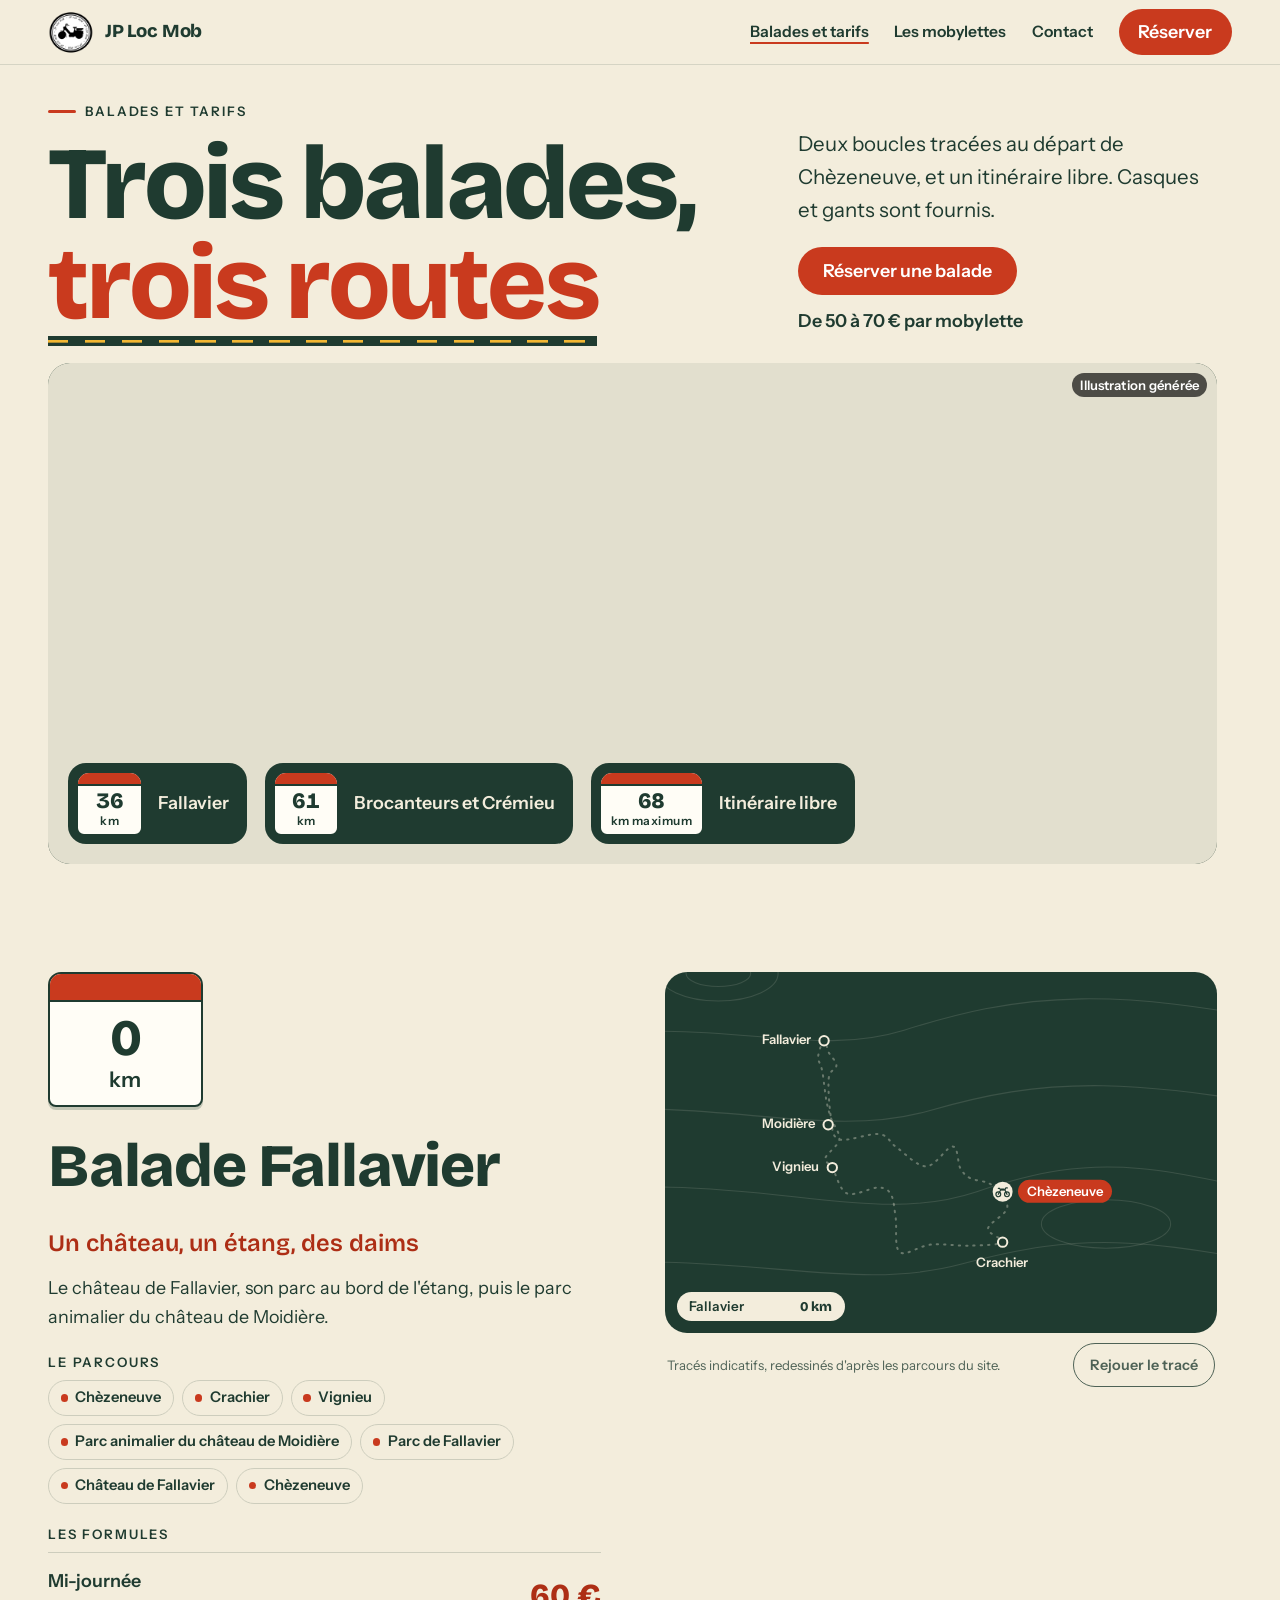
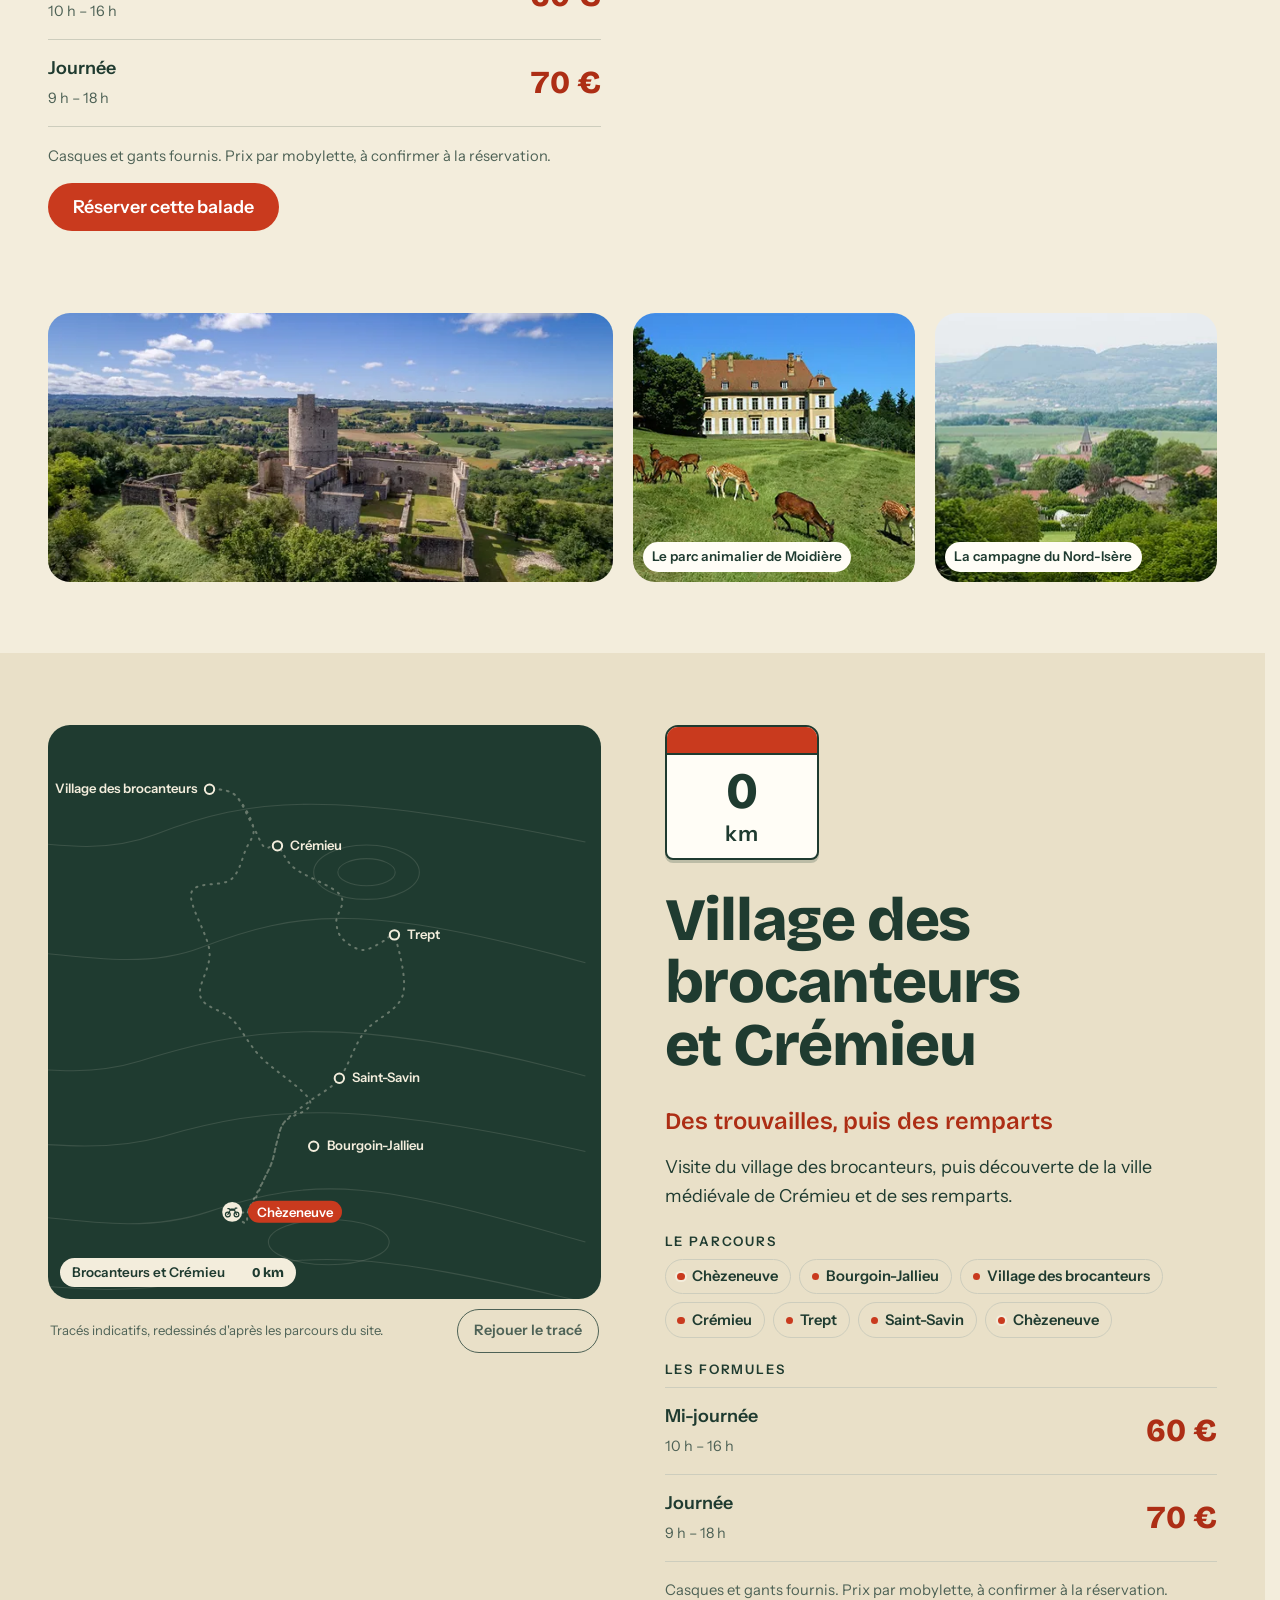
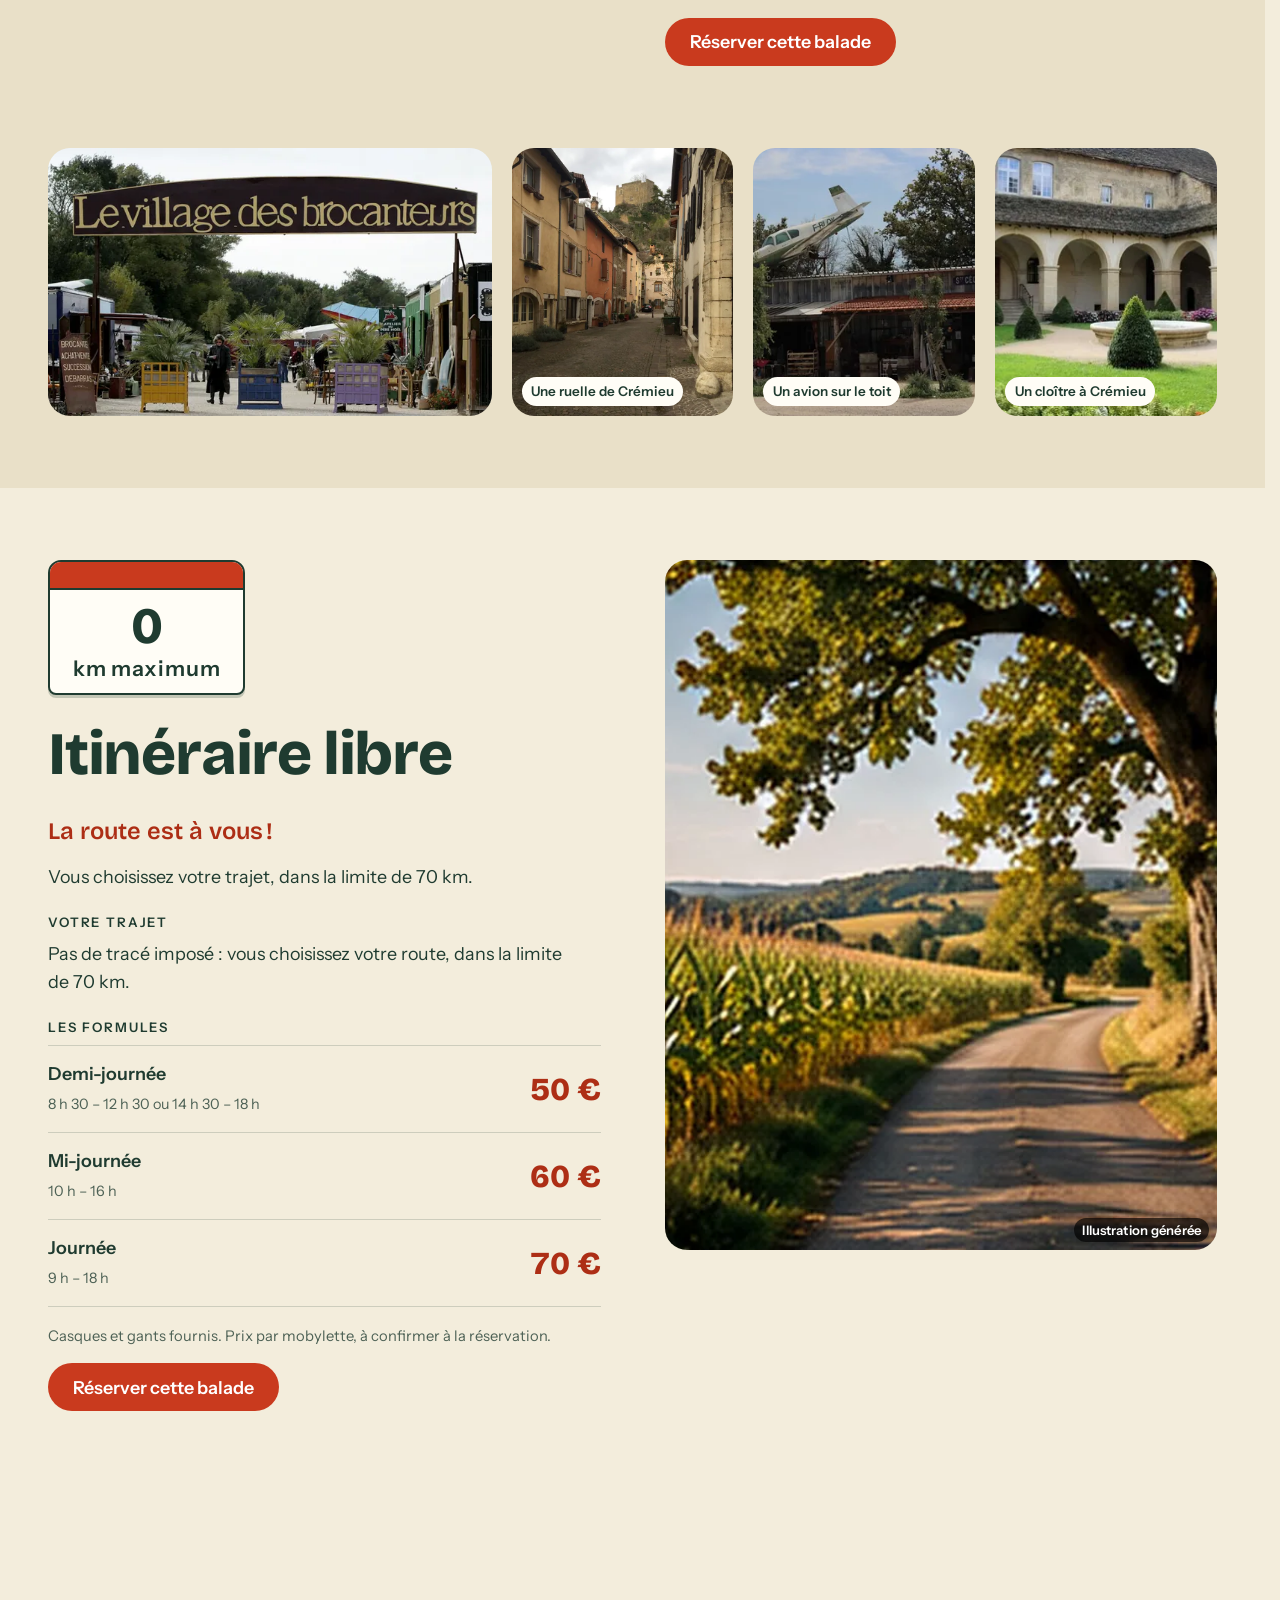
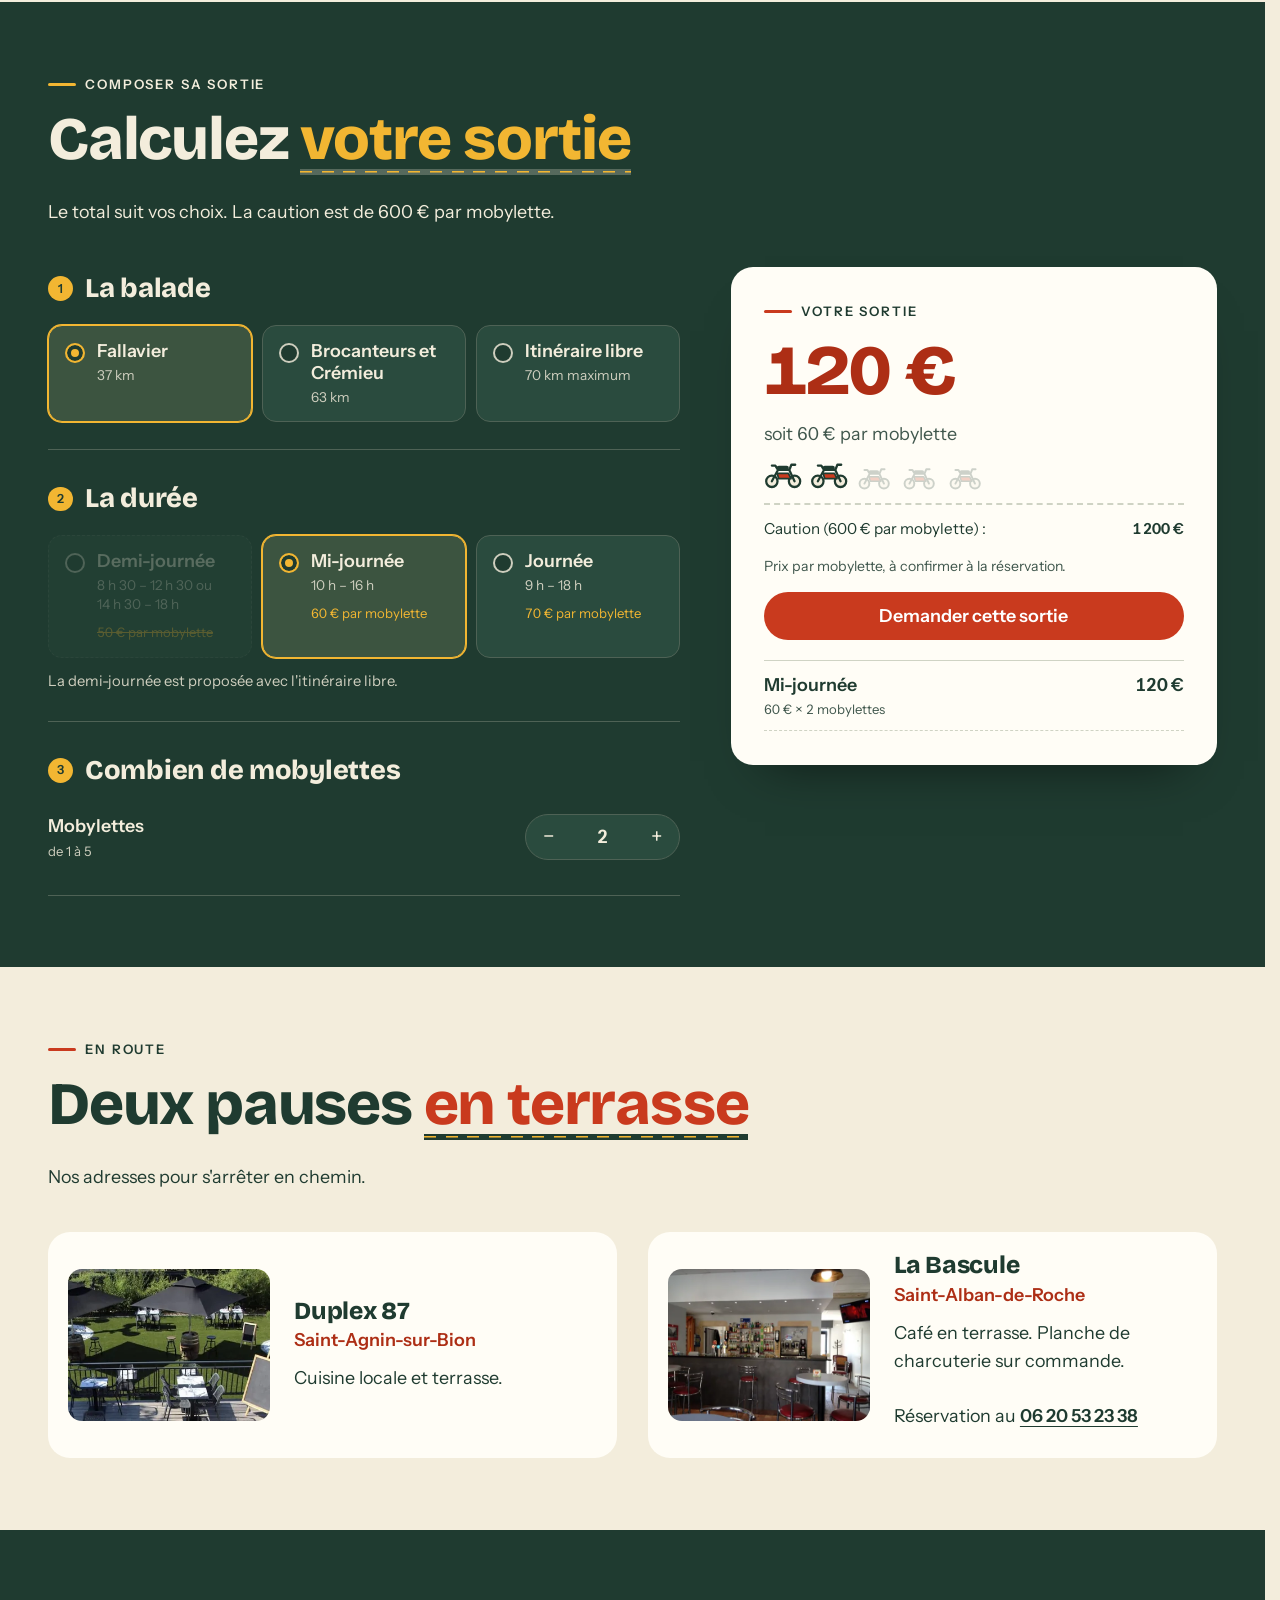
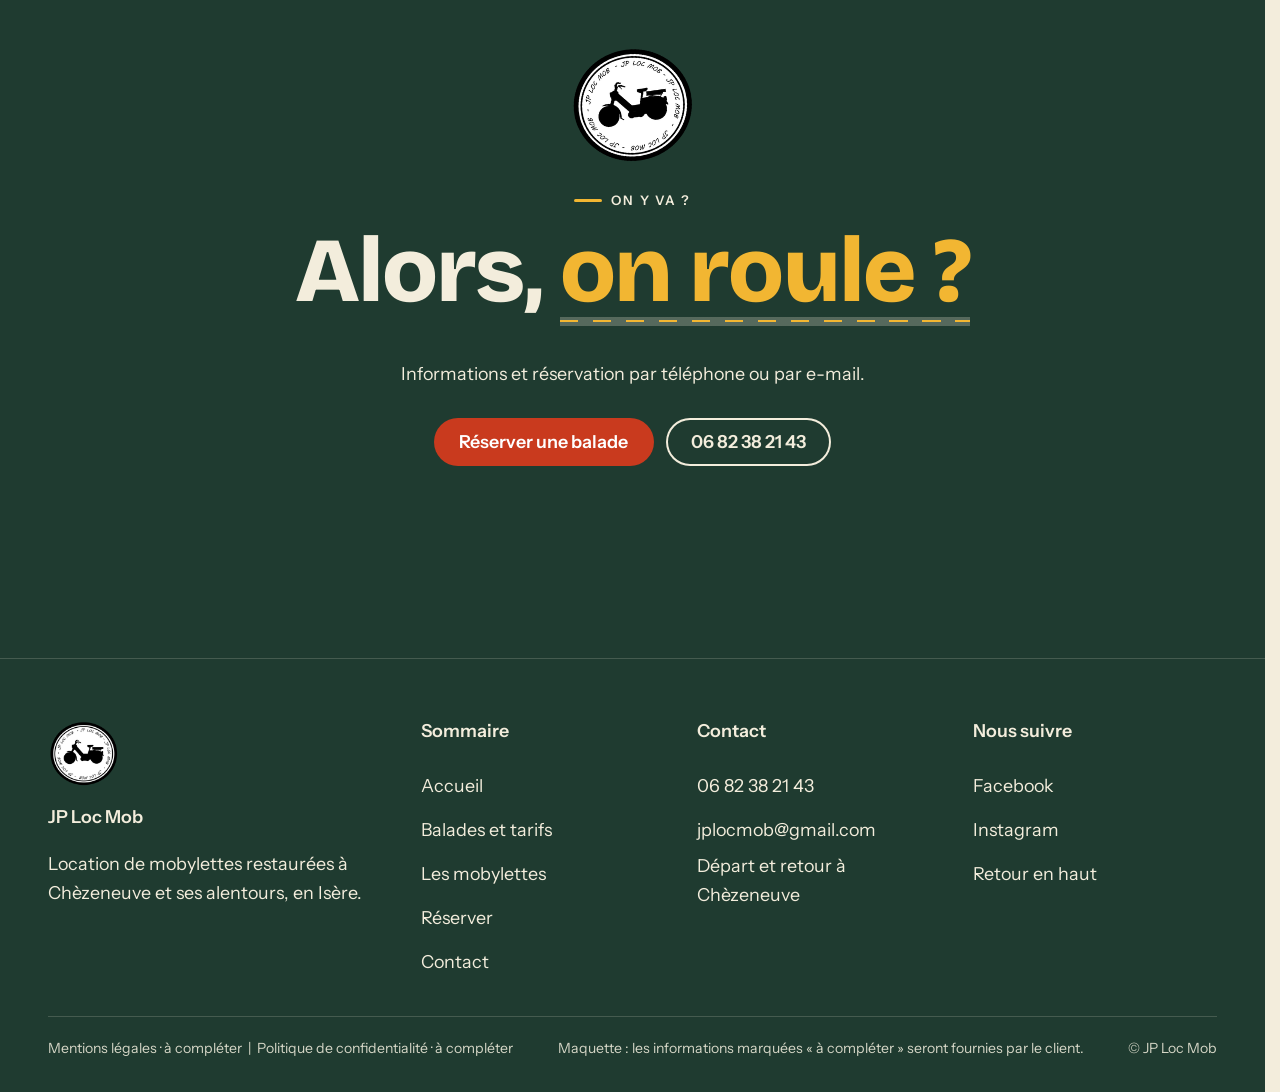
<file: balades-et-tarifs.html>
<!doctype html>
<html lang="fr" data-v="2" data-curseur>
<head>
<meta charset="utf-8">
<meta name="viewport" content="width=device-width, initial-scale=1, viewport-fit=cover">
<title>Balades et tarifs : JP Loc Mob</title>
<meta name="description" content="Fallavier, village des brocanteurs et Crémieu, ou itinéraire libre : les trois balades en mobylette, leurs parcours et leurs tarifs.">
<meta name="robots" content="noindex, nofollow">
<link rel="canonical" href="https://jplocmob-maquette.vercel.app/balades-et-tarifs">
<style>:root{--fond:#F3EDDC;--texte:#1F3B30;--voile-fond:#1F3B30;--ouverture-fond:#F3EDDC;--menu-fond:#1F3B30}:root { --entete-h: 72px; --barres-h: 0px; } html { background: var(--fond); color: var(--texte); scrollbar-gutter: stable; } body { margin: 0; background: var(--fond); } html.js:not(.secours):not([data-arrivee="retour"]) [data-anime] { opacity: 0; } html.js:not(.secours):not([data-arrivee="retour"]) [data-anime].vu { opacity: 1; } [data-voile] { position: fixed; inset: 0; z-index: 900; background: var(--voile-fond); transform: translateY(100%); visibility: hidden; pointer-events: none; } html[data-arrivee="voile"]:not(.voile-leve):not(.secours) [data-voile] { transform: none; visibility: visible; } html.secours [data-voile] { visibility: hidden !important; } .ouverture-panneau { position: fixed; inset: 0; z-index: 850; display: none; place-content: center; justify-items: center; background: var(--ouverture-fond, var(--voile-fond)); color: var(--fond); text-align: center; } html.js[data-arrivee="intro"]:not(.secours):not(.intro-finie) .ouverture-panneau { display: grid; } html.defilement-bloque, html.defilement-bloque body, html.js[data-arrivee="intro"]:not(.secours):not(.intro-finie), html.js[data-arrivee="intro"]:not(.secours):not(.intro-finie) body, html[data-arrivee="voile"]:not(.voile-leve):not(.secours), html[data-arrivee="voile"]:not(.voile-leve):not(.secours) body { overflow: hidden; } html.js[data-arrivee="intro"]:not(.secours):not(.intro-finie) { background-color: var(--ouverture-fond, var(--voile-fond)); } html[data-arrivee="voile"]:not(.voile-leve):not(.secours) { background-color: var(--voile-fond); }</style>
<script>(function () {
var d = document.documentElement, ss = null, ls = null;
try { ss = window.sessionStorage; ls = window.localStorage; } catch (e) {}
d.classList.add('js');
var nav = performance.getEntriesByType ? performance.getEntriesByType('navigation')[0] : null;
var type = nav ? nav.type : 'navigate';
var depart = null;
try { depart = JSON.parse(ss.getItem('socle:depart') || 'null'); ss.removeItem('socle:depart'); } catch (e) {}
if (depart && !(Date.now() - depart.t < 15000)) depart = null;
var mode = type === 'back_forward' ? 'retour' : type === 'reload' ? 'intro' : depart ? 'voile' : 'intro';
d.setAttribute('data-arrivee', mode);
if (mode === 'voile' && depart.couleur) d.style.setProperty('--voile-fond', depart.couleur);
if (type === 'reload' && 'scrollRestoration' in history) {
history.scrollRestoration = 'manual';
}
try {
var choisie = ls && ls.getItem('socle:langue');
var langue = (d.lang || '').slice(0, 2);
if (choisie && choisie !== langue && type === 'navigate' && !depart) {
var alt = document.querySelector('link[rel="alternate"][hreflang="' + choisie + '"]');
if (alt) location.replace(new URL(alt.href).pathname + location.search + location.hash);
}
} catch (e) {}
setTimeout(function () { if (!d.classList.contains('demarre')) d.classList.add('secours'); }, 2000);
})();</script>
<link rel="preload" href="/assets/polices/bricolage-grotesque-800.woff2" as="font" type="font/woff2" crossorigin>
<link rel="preload" href="/assets/polices/instrument-sans-400.woff2" as="font" type="font/woff2" crossorigin>
<link rel="stylesheet" href="/assets/css/socle.css?v=2">
<link rel="stylesheet" href="/assets/css/modules.css?v=2">
<link rel="stylesheet" href="/assets/css/site.css?v=2">
<link rel="modulepreload" href="/assets/js/site.js?v=2">
<link rel="modulepreload" href="/assets/js/socle/index.js?v=2">
<script src="/assets/vendor/gsap.min.js" defer></script>
<script src="/assets/vendor/ScrollTrigger.min.js" defer></script>
<script src="/assets/vendor/SplitText.min.js" defer></script>
<script type="module" src="/assets/js/site.js?v=2"></script>
<meta name="theme-color" content="#F3EDDC">
<link rel="icon" href="/assets/images/favicon.png" type="image/png">
<link rel="apple-touch-icon" href="/assets/images/apple-touch-icon.png">
<meta property="og:type" content="website">
<meta property="og:site_name" content="JP Loc Mob">
<meta property="og:locale" content="fr_FR">
<meta property="og:title" content="Balades et tarifs : JP Loc Mob">
<meta property="og:description" content="Fallavier, village des brocanteurs et Crémieu, ou itinéraire libre : les trois balades en mobylette, leurs parcours et leurs tarifs.">
<meta property="og:url" content="https://jplocmob-maquette.vercel.app/balades-et-tarifs">
<meta property="og:image" content="https://jplocmob-maquette.vercel.app/assets/partage/balades-et-tarifs-fr.jpg">
<meta property="og:image:width" content="1200">
<meta property="og:image:height" content="630">
<meta property="og:image:alt" content="Les balades en mobylette de JP Loc Mob">
<meta name="twitter:card" content="summary_large_image">
<script type="application/ld+json">{"@context":"https://schema.org","@type":"LocalBusiness","name":"JP Loc Mob","url":"https://jplocmob-maquette.vercel.app/","telephone":"+33682382143","email":"jplocmob@gmail.com","description":"Location de mobylettes restaurées et balades en Isère, à Chèzeneuve et ses alentours.","address":{"@type":"PostalAddress","addressLocality":"Chèzeneuve","addressRegion":"Isère","addressCountry":"FR"},"priceRange":"50 € à 70 €","sameAs":["https://www.facebook.com/profile.php?id=61550602001718","https://www.instagram.com/jp_loc_mob/"]}</script>
</head>
<body id="haut">
<div data-voile data-forme="iris" aria-hidden="true"><div class="voile-contenu"><img src="/assets/images/logo-240.png" alt="" width="88" height="88"><span data-voile-libelle>Balades et tarifs</span></div></div>
<div class="ouverture-panneau" data-ouverture aria-hidden="true">
  <svg class="ouverture-route" viewBox="0 0 1440 240" preserveAspectRatio="none"><path class="ouverture-route-bord" pathLength="1" d="M-20 150 C 220 40 420 230 720 120 S 1200 30 1460 130"/><path class="ouverture-route-ligne" pathLength="1" d="M-20 150 C 220 40 420 230 720 120 S 1200 30 1460 130"/></svg>
  <span class="ouverture-encre"></span>
  <img class="ouverture-logo" src="/assets/images/logo-240.png" alt="" width="132" height="132" data-ouverture-objet>
  <p class="ouverture-ligne">Location de mobylettes en Isère</p>
</div>
<a class="evitement" href="#contenu">Aller au contenu</a>
<header data-entete>
  <div class="entete-rangee">
    <a class="entete-logo" href="/" data-libelle="Accueil">
      <img src="/assets/images/logo-240.png" alt="" width="46" height="46"><span>JP Loc Mob</span>
    </a>
    <nav data-nav aria-label="Navigation principale">
      <ul><li><a href="/balades-et-tarifs" data-libelle="Balades et tarifs" aria-current="page">Balades et tarifs</a></li><li><a href="/les-mobylettes" data-libelle="Les mobylettes">Les mobylettes</a></li><li><a href="/contact" data-libelle="Contact">Contact</a></li></ul>
    </nav>
    <div class="entete-actions">
      <a class="bouton" href="/reserver" data-libelle="Réserver">Réserver</a>
      <button type="button" data-menu-bouton aria-controls="menu" aria-expanded="false" data-libelle-ouvrir="Menu" data-libelle-fermer="Fermer"><span data-libelle-bouton>Menu</span></button>
      <a class="menu-sansjs" href="#menu" data-menu-lien>Menu</a>
    </div>
  </div>
</header>
<script>/* Avant le premier affichage : rangées de la navigation (même règle que ajusterNav dans assets/js/socle/entete.js)
   et hauteur réelle de l'en-tête, pour que rien ne saute quand le JavaScript du site prend la main. */
(function () {
  var h = document.documentElement, u = document.querySelector('[data-nav] ul'), e = document.querySelector('[data-entete]');
  if (u) {
    var deborde = function () { return u.scrollWidth > u.clientWidth + 1; }, c = deborde();
    if (c && window.matchMedia('(min-width: 900px)').matches) {
      h.classList.add('nav-deux-rangees'); c = deborde();
      if (c) { h.classList.add('nav-deux-lignes'); var a = u.querySelector('a'); c = !a || u.getBoundingClientRect().height > a.getBoundingClientRect().height * 2.5; }
      if (c) h.classList.remove('nav-deux-rangees', 'nav-deux-lignes');
    }
    if (c) h.classList.add('nav-compacte');
  }
  if (e) h.style.setProperty('--entete-h', Math.round(e.getBoundingClientRect().height) + 'px');
})();</script>
<span id="menu-ferme" aria-hidden="true"></span>
<div id="menu" data-menu role="dialog" aria-modal="true" aria-label="Menu">
  <p class="menu-sansjs-fermer"><a href="#menu-ferme">Fermer</a></p>
  <ul><li style="--i:0"><a href="/" class="menu-lien" data-libelle="Accueil">Accueil</a></li><li style="--i:1"><a href="/balades-et-tarifs" class="menu-lien" data-libelle="Balades et tarifs" aria-current="page">Balades et tarifs</a></li><li style="--i:2"><a href="/les-mobylettes" class="menu-lien" data-libelle="Les mobylettes">Les mobylettes</a></li><li style="--i:3"><a href="/reserver" class="menu-lien" data-libelle="Réserver">Réserver</a></li><li style="--i:4"><a href="/contact" class="menu-lien" data-libelle="Contact">Contact</a></li></ul>
  <p><a class="bouton" href="tel:+33682382143">Appeler 06 82 38 21 43</a></p>
</div>
<main id="contenu" tabindex="-1">
<section class="tete tete--bandeau" id="debut">
  <div class="conteneur tete-haut">
    <div>
      <p class="surtitre" data-entree>Balades et tarifs</p>
      <h1 class="tete-titre tete-titre--geant" data-anime="gsap"><span class="ligne-masque"><span class="tete-ligne">Trois balades, <em>trois routes</em></span></span></h1>
    </div>
    <div class="tete-cote">
      <p class="tete-intro masque-ecran-tres-bas" data-entree>Deux boucles tracées au départ de Chèzeneuve, et un itinéraire libre. Casques et gants sont fournis.</p>
      <p class="tete-actions" data-entree>
        <a href="/reserver" class="bouton" data-libelle="Réserver" data-action-principale data-survol="magnetique">Réserver une balade</a>
        <span class="tete-info" data-info-cle>De 50 à 70 € par mobylette</span>
      </p>
    </div>
  </div>
  <div class="bandeau">
    <figure class="media bandeau-media" data-grok data-fx="parallaxe" data-fx-force="8" data-iris-centre style="--cadrage:50% 60%;--cadrage-mobile:50% 60%">
  <picture><source media="(max-width: 760px) and (orientation: portrait)" srcset="/assets/images/grok/g-collines-mobile-640.webp 640w, /assets/images/grok/g-collines-mobile-1080.webp 1080w" sizes="100vw">
    <img src="/assets/images/grok/g-collines-1280.webp" srcset="/assets/images/grok/g-collines-640.webp 640w, /assets/images/grok/g-collines-1280.webp 1280w, /assets/images/grok/g-collines-1920.webp 1920w" sizes="100vw" alt="Collines boisées, prés et champs de maïs traversés par une petite route" width="1280" height="720" fetchpriority="high" loading="eager" decoding="async">
  </picture><figcaption class="mention-ia">Illustration générée</figcaption>
</figure>
    <nav class="bandeau-bornes" aria-label="Aller à une balade"><a class="borne-lien" href="#fallavier" data-sans-transition><span class="borne " data-effet="borne" data-anime>
  <span class="borne-tete" aria-hidden="true"></span>
  <strong class="borne-km chiffres"><span data-compteur="37">37</span> <small>km</small></strong>
</span><span class="borne-nom">Fallavier</span></a><a class="borne-lien" href="#cremieu" data-sans-transition><span class="borne " data-effet="borne" data-anime>
  <span class="borne-tete" aria-hidden="true"></span>
  <strong class="borne-km chiffres"><span data-compteur="63">63</span> <small>km</small></strong>
</span><span class="borne-nom">Brocanteurs et Crémieu</span></a><a class="borne-lien" href="#libre" data-sans-transition><span class="borne " data-effet="borne" data-anime>
  <span class="borne-tete" aria-hidden="true"></span>
  <strong class="borne-km chiffres"><span data-compteur="70">70</span> <small>km maximum</small></strong>
</span><span class="borne-nom">Itinéraire libre</span></a></nav>
  </div>
</section>
<section class="section balade " id="fallavier">
  <div class="conteneur balade-grille">
    <div class="balade-texte">
      <span class="borne borne--grande" data-effet="borne" data-anime>
  <span class="borne-tete" aria-hidden="true"></span>
  <strong class="borne-km chiffres"><span data-compteur="37">37</span> <small>km</small></strong>
</span>
      <h2 class="titre" data-anime="lignes">Balade Fallavier</h2>
      <p class="balade-accroche" data-anime>Un château, un étang, des daims</p>
      <p data-anime>Le château de Fallavier, son parc au bord de l&#39;étang, puis le parc animalier du château de Moidière.</p>
      <h3 class="petit-titre" data-anime>Le parcours</h3>
      <ol class="etapes etapes--ligne" data-anime="cascade"><li>Chèzeneuve</li><li>Crachier</li><li>Vignieu</li><li>Parc animalier du château de Moidière</li><li>Parc de Fallavier</li><li>Château de Fallavier</li><li>Chèzeneuve</li></ol>
      <h3 class="petit-titre" data-anime>Les formules</h3>
      <ul class="formules" data-anime="cascade"><li class="formule"><span class="formule-nom"><strong>Mi-journée</strong><small>10 h – 16 h</small></span><span class="formule-prix chiffres" data-prix>60 €</span></li><li class="formule"><span class="formule-nom"><strong>Journée</strong><small>9 h – 18 h</small></span><span class="formule-prix chiffres" data-prix>70 €</span></li></ul>
      <p class="note" data-anime>Casques et gants fournis. Prix par mobylette, à confirmer à la réservation.</p>
      <p data-anime><a href="/reserver?balade=fallavier" class="bouton" data-libelle="Réserver" data-survol="magnetique" aria-label="Réserver cette balade : Balade Fallavier">Réserver cette balade</a></p>
    </div>
    <div class="balade-visuel">
      <div class="plan plan--seul" data-effet="parcours" data-plan data-visuel style="--ratio:1.527;--u:0.824">
  <script type="application/json" class="plan-donnees">{"fallavier":{"points":[[292,600],[292.9,602.3],[294.4,605.6],[296,609.4],[297.3,613.6],[297.8,617.8],[297.1,621.8],[294.4,625.8],[289.9,629.9],[284.6,634.1],[279.5,638.3],[275.6,642.2],[273.8,645.8],[275.1,649.1],[278.9,652.4],[283.9,655.4],[288.7,658.1],[291.9,660.5],[292,662.5],[288.8,664],[283.3,665.1],[276.2,665.8],[268.1,666.3],[259.8,666.6],[252,666.9],[244.3,666.9],[236,666.5],[227.6,665.9],[219.1,665.4],[210.9,665.2],[203.3,665.5],[195.9,667],[188.4,669.7],[181.3,672.8],[174.7,675.2],[169.1,676.2],[164.7,674.9],[161.9,670.7],[160.5,664.2],[160.1,656.2],[160.1,647.7],[160.1,639.6],[159.6,632.7],[158.8,626.9],[158.1,621.3],[157.4,616.1],[156.5,611.3],[155.4,607.1],[153.8,603.6],[152,600.8],[150.1,598.6],[147.8,597],[145.2,595.9],[141.9,595.2],[137.8,594.9],[132.5,595.6],[125.9,597.6],[118.7,600],[111.5,602.1],[104.8,603.1],[99.3,602.2],[95,598.9],[91.4,593.7],[88.3,587.4],[85.7,580.8],[83.3,574.8],[81.1,570.2],[78.8,567.2],[76.5,565.2],[74.5,563.8],[73,562.5],[72.2,560.9],[72.4,558.5],[74.1,555.3],[77.3,551.7],[81.2,547.8],[85.1,543.7],[88.2,539.5],[89.8,535.3],[89.6,531.1],[88.3,526.6],[86.2,522.1],[83.7,517.6],[81.4,513.2],[79.6,509.1],[78.4,505.4],[77.3,502],[76.4,498.8],[75.5,495.5],[74.7,491.7],[73.8,487.3],[72.9,481.9],[72,475.6],[71.2,468.9],[70.4,462.2],[69.5,456.1],[68.7,450.9],[67.7,446.8],[66.5,443.5],[65.4,440.7],[64.4,438.2],[63.7,435.6],[63.6,432.7],[64.1,429.1],[65.2,425],[66.6,420.9],[68.1,417.2],[69.6,414.4],[70.9,413.1],[71.9,413.5],[72.8,415.4],[73.7,418.1],[74.5,421.4],[75.5,424.7],[76.7,427.6],[78.3,430.2],[80.3,432.8],[82.4,435.5],[84.3,438.2],[85.7,440.9],[86.2,443.6],[85.6,445.9],[84,447.7],[81.9,449.5],[79.7,451.8],[77.8,455],[76.7,459.6],[76.4,466.2],[76.5,474.5],[76.9,483.7],[77.6,493.1],[78.6,501.8],[79.6,509.1],[80.4,515.2],[81,520.8],[81.8,525.7],[83.2,529.9],[85.7,533.1],[89.8,535.3],[96.1,535.8],[104.4,534.7],[113.8,532.6],[123.4,530.4],[132.2,528.8],[139.3,528.7],[144.4,530.1],[148.1,532.3],[151,535.2],[153.8,538.6],[156.9,542.1],[161.1,545.5],[166.4,549.6],[172.3,554.5],[178.6,559.7],[185.1,564.3],[191.5,567.5],[197.5,568.7],[203.4,566.8],[209.5,562.1],[215.5,556.1],[221.2,550.2],[226.1,545.7],[230.2,544],[233.1,545.7],[234.9,549.7],[236.2,555.1],[237.1,561.1],[238.1,566.7],[239.6,570.9],[241.4,573.9],[243.2,576.4],[245,578.4],[247.1,580.2],[249.4,581.8],[252,583.3],[255.1,584.6],[258.7,585.5],[262.5,586.3],[266.5,587],[270.3,587.9],[273.8,589.1],[277.3,590.7],[280.8,592.8],[284.3,594.9],[287.4,597],[290.1,598.8],[292,600]],"km":37,"nom":"Fallavier","lieux":[{"n":"crachier","t":0.088},{"n":"vignieu","t":0.405},{"n":"moidiere","t":0.704},{"n":"fallavier","t":0.588}]}}</script>
  <div class="plan-carte">
    <svg class="plan-svg" viewBox="-126 328 684 448" aria-hidden="true">
      <g class="plan-relief" fill="none"><path d="M-320 120 C -60 60 60 150 190 100 S 420 40 760 110"/><path d="M-320 260 C -40 210 120 300 250 250 S 470 190 760 270"/><path d="M-320 420 C -70 370 40 440 170 400 S 430 330 760 420"/><path d="M-320 510 C -90 470 60 540 200 500 S 450 450 760 520"/><path d="M-320 610 C -30 560 110 650 260 600 S 480 560 760 640"/><path d="M-320 700 C -60 660 90 730 240 690 S 470 650 760 720"/><ellipse cx="470" cy="150" rx="70" ry="36"/><ellipse cx="470" cy="150" rx="38" ry="18"/><ellipse cx="-60" cy="330" rx="74" ry="34"/><ellipse cx="-60" cy="330" rx="40" ry="16"/><ellipse cx="420" cy="640" rx="80" ry="30"/></g>
      <path class="plan-fantome" d="M292.0 600.0 C292.9 603.6 300.1 614.2 297.1 621.8 C294.1 629.4 274.7 639.0 273.8 645.8 C272.9 652.6 295.6 659.0 292.0 662.5 C288.4 666.0 266.8 666.4 252.0 666.9 C237.2 667.4 217.9 664.2 203.3 665.5 C188.8 666.8 172.0 680.4 164.7 674.9 C157.4 669.4 161.4 644.6 159.6 632.7 C157.8 620.8 157.4 609.9 153.8 603.6 C150.2 597.3 146.9 595.1 137.8 594.9 C128.7 594.7 108.8 606.3 99.3 602.2 C89.8 598.1 85.6 577.5 81.1 570.2 C76.6 562.9 71.0 564.3 72.4 558.5 C73.9 552.7 88.6 543.5 89.8 535.3 C91.0 527.1 82.3 517.1 79.6 509.1 C76.9 501.1 75.6 497.0 73.8 487.3 C72.0 477.6 70.4 460.0 68.7 450.9 C67.0 441.8 63.2 439.0 63.6 432.7 C64.0 426.4 68.7 414.0 70.9 413.1 C73.1 412.2 74.2 422.5 76.7 427.6 C79.2 432.7 86.2 438.3 86.2 443.6 C86.2 448.9 77.8 448.7 76.7 459.6 C75.6 470.5 77.4 496.5 79.6 509.1 C81.8 521.7 79.8 532.0 89.8 535.3 C99.8 538.6 127.4 527.0 139.3 528.7 C151.2 530.4 151.4 538.8 161.1 545.5 C170.8 552.2 186.0 569.0 197.5 568.7 C209.0 568.5 223.2 543.6 230.2 544.0 C237.2 544.4 236.0 564.4 239.6 570.9 C243.2 577.4 246.3 580.3 252.0 583.3 C257.7 586.3 267.1 586.3 273.8 589.1 C280.5 591.9 289.0 598.2 292.0 600.0" fill="none"/><path class="plan-trace" data-trace="fallavier" d="M292.0 600.0 C292.9 603.6 300.1 614.2 297.1 621.8 C294.1 629.4 274.7 639.0 273.8 645.8 C272.9 652.6 295.6 659.0 292.0 662.5 C288.4 666.0 266.8 666.4 252.0 666.9 C237.2 667.4 217.9 664.2 203.3 665.5 C188.8 666.8 172.0 680.4 164.7 674.9 C157.4 669.4 161.4 644.6 159.6 632.7 C157.8 620.8 157.4 609.9 153.8 603.6 C150.2 597.3 146.9 595.1 137.8 594.9 C128.7 594.7 108.8 606.3 99.3 602.2 C89.8 598.1 85.6 577.5 81.1 570.2 C76.6 562.9 71.0 564.3 72.4 558.5 C73.9 552.7 88.6 543.5 89.8 535.3 C91.0 527.1 82.3 517.1 79.6 509.1 C76.9 501.1 75.6 497.0 73.8 487.3 C72.0 477.6 70.4 460.0 68.7 450.9 C67.0 441.8 63.2 439.0 63.6 432.7 C64.0 426.4 68.7 414.0 70.9 413.1 C73.1 412.2 74.2 422.5 76.7 427.6 C79.2 432.7 86.2 438.3 86.2 443.6 C86.2 448.9 77.8 448.7 76.7 459.6 C75.6 470.5 77.4 496.5 79.6 509.1 C81.8 521.7 79.8 532.0 89.8 535.3 C99.8 538.6 127.4 527.0 139.3 528.7 C151.2 530.4 151.4 538.8 161.1 545.5 C170.8 552.2 186.0 569.0 197.5 568.7 C209.0 568.5 223.2 543.6 230.2 544.0 C237.2 544.4 236.0 564.4 239.6 570.9 C243.2 577.4 246.3 580.3 252.0 583.3 C257.7 586.3 267.1 586.3 273.8 589.1 C280.5 591.9 289.0 598.2 292.0 600.0" pathLength="1" fill="none"/>
      <circle class="plan-point plan-point--depart" data-lieu="depart" cx="292" cy="600" r="9.1"/><circle class="plan-point" data-lieu="crachier" cx="292" cy="662.5" r="5.8"/><circle class="plan-point" data-lieu="vignieu" cx="81.1" cy="570.2" r="5.8"/><circle class="plan-point" data-lieu="moidiere" cx="76" cy="517.1" r="5.8"/><circle class="plan-point" data-lieu="fallavier" cx="70.9" cy="413.1" r="5.8"/>
      <g transform="translate(292 600) scale(0.824)"><g class="plan-mob" data-mob><circle r="15" fill="#F3EDDC"/><g transform="translate(-11 -8)" fill="none" stroke="#1F3B30" stroke-width="1.8" stroke-linecap="round" stroke-linejoin="round"><circle cx="4.5" cy="12" r="3.6"/><circle cx="17.5" cy="12" r="3.6"/><path d="M4.5 12 8 5.5h6.5l3 6.5M8 5.5 6.5 3h-2M14.5 5.5l1.2-3.2h2.4M9.5 5.5h4" /><path d="M9 4.4h4.2" stroke-width="2.6"/></g></g></g>
    </svg>
    <span class="plan-nom plan-nom--droite plan-nom--depart" data-repere data-lieu="depart" style="left:61.11%;top:60.71%;max-width:calc(38.89% - 20px)">Chèzeneuve</span><span class="plan-nom plan-nom--bas plan-nom--secondaire" data-repere data-lieu="crachier" style="left:61.11%;top:74.67%">Crachier</span><span class="plan-nom plan-nom--gauche plan-nom--secondaire" data-repere data-lieu="vignieu" style="right:69.72%;top:54.06%;max-width:calc(30.28% - 18px)">Vignieu</span><span class="plan-nom plan-nom--gauche" data-repere data-lieu="moidiere" style="right:70.47%;top:42.21%;max-width:calc(29.53% - 18px)">Moidière</span><span class="plan-nom plan-nom--gauche" data-repere data-lieu="fallavier" style="right:71.21%;top:19.00%;max-width:calc(28.79% - 18px)">Fallavier</span>
    <p class="plan-km chiffres" aria-hidden="true" data-indicateur><span data-plan-nom>Fallavier</span><strong><span data-plan-km>0</span> km</strong></p>
  </div>
  <p class="plan-note"><span>Tracés indicatifs, redessinés d&#39;après les parcours du site.</span><button type="button" class="plan-rejouer" data-plan-rejouer>Rejouer le tracé</button></p>
</div>
    </div>
  </div>
  <div class="conteneur balade-photos" data-anime="cascade">
    <figure class="media balade-photo balade-photo--grande" style="--cadrage:50% 40%">
  <picture>
    <img src="/assets/images/fallavier-chateau-1280.webp" srcset="/assets/images/fallavier-chateau-640.webp 640w, /assets/images/fallavier-chateau-1280.webp 1280w" sizes="(max-width: 760px) 100vw, 44vw" alt="Le château de Fallavier vu du ciel, au-dessus de la campagne" width="1280" height="720" loading="lazy" decoding="async">
  </picture>
</figure>
    <figure class="media balade-photo" style="--cadrage:50% 50%">
  <picture>
    <img src="/assets/images/moidiere-daims-480.webp" srcset="/assets/images/moidiere-daims-480.webp 480w" sizes="(max-width: 760px) 46vw, 20vw" alt="Daims dans le parc du château de Moidière" width="480" height="320" loading="lazy" decoding="async">
  </picture><figcaption class="media-legende">Le parc animalier de Moidière</figcaption>
</figure><figure class="media balade-photo" style="--cadrage:50% 50%">
  <picture>
    <img src="/assets/images/panorama-640.webp" srcset="/assets/images/panorama-480.webp 480w, /assets/images/panorama-640.webp 640w" sizes="(max-width: 760px) 46vw, 20vw" alt="Vue sur la campagne et les collines du Nord-Isère" width="640" height="360" loading="lazy" decoding="async">
  </picture><figcaption class="media-legende">La campagne du Nord-Isère</figcaption>
</figure>
  </div>
</section><section class="section balade section--papier2 balade--inverse" id="cremieu">
  <div class="conteneur balade-grille">
    <div class="balade-texte">
      <span class="borne borne--grande" data-effet="borne" data-anime>
  <span class="borne-tete" aria-hidden="true"></span>
  <strong class="borne-km chiffres"><span data-compteur="63">63</span> <small>km</small></strong>
</span>
      <h2 class="titre" data-anime="lignes">Village des brocanteurs et Crémieu</h2>
      <p class="balade-accroche" data-anime>Des trouvailles, puis des remparts</p>
      <p data-anime>Visite du village des brocanteurs, puis découverte de la ville médiévale de Crémieu et de ses remparts.</p>
      <h3 class="petit-titre" data-anime>Le parcours</h3>
      <ol class="etapes etapes--ligne" data-anime="cascade"><li>Chèzeneuve</li><li>Bourgoin-Jallieu</li><li>Village des brocanteurs</li><li>Crémieu</li><li>Trept</li><li>Saint-Savin</li><li>Chèzeneuve</li></ol>
      <h3 class="petit-titre" data-anime>Les formules</h3>
      <ul class="formules" data-anime="cascade"><li class="formule"><span class="formule-nom"><strong>Mi-journée</strong><small>10 h – 16 h</small></span><span class="formule-prix chiffres" data-prix>60 €</span></li><li class="formule"><span class="formule-nom"><strong>Journée</strong><small>9 h – 18 h</small></span><span class="formule-prix chiffres" data-prix>70 €</span></li></ul>
      <p class="note" data-anime>Casques et gants fournis. Prix par mobylette, à confirmer à la réservation.</p>
      <p data-anime><a href="/reserver?balade=cremieu" class="bouton" data-libelle="Réserver" data-survol="magnetique" aria-label="Réserver cette balade : Village des brocanteurs et Crémieu">Réserver cette balade</a></p>
    </div>
    <div class="balade-visuel">
      <div class="plan plan--seul" data-effet="parcours" data-plan data-visuel style="--ratio:0.963;--u:0.882">
  <script type="application/json" class="plan-donnees">{"cremieu":{"points":[[292,600],[294.1,602],[297.2,605.1],[300.8,608.6],[304.4,611.9],[307.6,614.2],[310,615],[311.3,614.2],[311.7,612.3],[311.8,609.6],[311.9,606],[312.5,601.8],[314,597],[316.6,591.2],[320.1,584],[324.1,576.2],[328.2,568.4],[331.9,561.1],[335,555],[337.3,550.2],[339.3,546.4],[340.9,543.1],[342.3,540],[343.6,536.8],[345,533],[346.3,528.6],[347.4,524],[348.5,519.2],[349.6,514.3],[350.7,509.6],[352,505],[353.2,500.7],[354.3,496.5],[355.4,492.4],[356.9,488.4],[359,484.2],[362,480],[367.3,476],[374.9,472.3],[383.2,468.6],[390.4,464.4],[394.9,459.3],[395,453],[389.5,445],[379.6,435.7],[366.9,425.4],[353.3,414.9],[340.4,404.6],[330,395],[322.2,386],[315.5,377],[309.6,368.2],[304,359.9],[298.3,352.1],[292,345],[284.6,339.2],[276.3,334.6],[267.9,330.6],[260.1,326.5],[253.9,321.5],[250,315],[249.3,306.9],[251.3,297.9],[254.9,288],[258.7,277.4],[261.5,266.4],[262,255],[259.2,242.3],[253.9,228.1],[247.5,213.3],[241.7,199.1],[238,186.7],[238,177],[242.6,170.9],[250.9,167.7],[261.2,166.1],[272.2,165.1],[282.3,163.5],[290,160],[295.3,154.5],[299.4,148],[302.6,140.8],[305.3,133.4],[307.6,126.4],[310,120],[312.7,114.6],[315.4,109.7],[317.8,105.2],[319.6,100.6],[320.5,95.6],[320,90],[318,83.2],[314.6,75.3],[310.2,67.1],[305.2,59.1],[300,52.2],[295,47],[289.2,43.6],[282.1,41.5],[274.9,40.4],[268.4,40],[263.8,39.9],[262,40],[263.8,39.9],[268.4,40],[274.9,40.4],[282.1,41.5],[289.2,43.6],[295,47],[299.7,52.3],[304.3,59.3],[308.6,67.2],[312.7,75.5],[316.5,83.3],[320,90],[323.1,95.8],[325.7,101.3],[328,106.3],[330.2,110.7],[332.5,114.4],[335,117],[337.6,118],[340.3,117.3],[343,115.8],[345.8,114.4],[348.8,113.8],[352,115],[355.1,118.1],[357.9,122.4],[360.8,127.7],[364.4,133.4],[369,139.3],[375,145],[383.6,150.5],[394.7,156.3],[406.8,162.2],[418.4,168.1],[428.3,174.1],[435,180],[437.8,186],[437.7,192.1],[435.8,198.2],[433.1,204.2],[430.8,209.9],[430,215],[430.4,219.6],[431,223.9],[432,227.8],[433.4,231.4],[435.4,234.8],[438,238],[441.4,241.3],[445.5,244.6],[450.1,247.8],[455.1,250.4],[460.1,252.2],[465,253],[470,252.4],[475.4,250.5],[480.9,247.9],[486.2,244.9],[491,242.1],[495,240],[498.1,237.5],[500.4,234],[502.2,230.7],[503.7,228.7],[505.3,229.1],[507,233],[509.6,241.7],[513,254.4],[516.4,269.5],[519,285.4],[519.8,300.5],[518,313],[512.9,322.8],[504.9,331.2],[495.2,338.7],[485,345.9],[475.2,353.5],[467,362],[460.5,371.8],[454.9,382.6],[449.8,393.7],[444.8,404.5],[439.6,414.5],[434,423],[427.8,429.8],[421.2,435.4],[414.5,440.1],[407.8,444.4],[401.2,448.5],[395,453],[388.9,457.7],[382.7,462.3],[376.7,466.8],[371.1,471.3],[366.1,475.7],[362,480],[359,484.2],[356.9,488.4],[355.4,492.4],[354.3,496.5],[353.2,500.7],[352,505],[350.7,509.6],[349.6,514.3],[348.5,519.2],[347.4,524],[346.3,528.6],[345,533],[343.6,536.8],[342.3,540],[340.9,543.1],[339.3,546.4],[337.3,550.2],[335,555],[332.1,561.3],[328.9,569],[325.2,577.2],[321.5,585.1],[317.7,592],[314,597],[310.1,599.8],[305.9,601],[301.7,601.1],[297.7,600.7],[294.4,600.1],[292,600]],"km":63,"nom":"Brocanteurs et Crémieu","lieux":[{"n":"bourgoin","t":0.113},{"n":"brocanteurs","t":0.478},{"n":"cremieu","t":0.56},{"n":"trept","t":0.715},{"n":"saintsavin","t":0.852}]}}</script>
  <div class="plan-carte">
    <svg class="plan-svg" viewBox="48 -45 732 760" aria-hidden="true">
      <g class="plan-relief" fill="none"><path d="M-320 120 C -60 60 60 150 190 100 S 420 40 760 110"/><path d="M-320 260 C -40 210 120 300 250 250 S 470 190 760 270"/><path d="M-320 420 C -70 370 40 440 170 400 S 430 330 760 420"/><path d="M-320 510 C -90 470 60 540 200 500 S 450 450 760 520"/><path d="M-320 610 C -30 560 110 650 260 600 S 480 560 760 640"/><path d="M-320 700 C -60 660 90 730 240 690 S 470 650 760 720"/><ellipse cx="470" cy="150" rx="70" ry="36"/><ellipse cx="470" cy="150" rx="38" ry="18"/><ellipse cx="-60" cy="330" rx="74" ry="34"/><ellipse cx="-60" cy="330" rx="40" ry="16"/><ellipse cx="420" cy="640" rx="80" ry="30"/></g>
      <path class="plan-fantome" d="M292 600 C295.0 602.5 306.3 615.5 310 615 C313.7 614.5 309.8 607.0 314 597 C318.2 587.0 329.8 565.7 335 555 C340.2 544.3 342.2 541.3 345 533 C347.8 524.7 349.2 513.8 352 505 C354.8 496.2 354.8 488.7 362 480 C369.2 471.3 400.3 467.2 395 453 C389.7 438.8 347.2 413.0 330 395 C312.8 377.0 305.3 358.3 292 345 C278.7 331.7 255.0 330.0 250 315 C245.0 300.0 264.0 278.0 262 255 C260.0 232.0 233.3 192.8 238 177 C242.7 161.2 278.0 169.5 290 160 C302.0 150.5 305.0 131.7 310 120 C315.0 108.3 322.5 102.2 320 90 C317.5 77.8 304.7 55.3 295 47 C285.3 38.7 262.0 40.0 262 40 C262.0 40.0 285.3 38.7 295 47 C304.7 55.3 313.3 78.3 320 90 C326.7 101.7 329.7 112.8 335 117 C340.3 121.2 345.3 110.3 352 115 C358.7 119.7 361.2 134.2 375 145 C388.8 155.8 425.8 168.3 435 180 C444.2 191.7 429.5 205.3 430 215 C430.5 224.7 432.2 231.7 438 238 C443.8 244.3 455.5 252.7 465 253 C474.5 253.3 488.0 243.3 495 240 C502.0 236.7 503.2 220.8 507 233 C510.8 245.2 524.7 291.5 518 313 C511.3 334.5 481.0 343.7 467 362 C453.0 380.3 446.0 407.8 434 423 C422.0 438.2 407.0 443.5 395 453 C383.0 462.5 369.2 471.3 362 480 C354.8 488.7 354.8 496.2 352 505 C349.2 513.8 347.8 524.7 345 533 C342.2 541.3 340.2 544.3 335 555 C329.8 565.7 321.2 589.5 314 597 C306.8 604.5 295.7 599.5 292 600" fill="none"/><path class="plan-trace" data-trace="cremieu" d="M292 600 C295.0 602.5 306.3 615.5 310 615 C313.7 614.5 309.8 607.0 314 597 C318.2 587.0 329.8 565.7 335 555 C340.2 544.3 342.2 541.3 345 533 C347.8 524.7 349.2 513.8 352 505 C354.8 496.2 354.8 488.7 362 480 C369.2 471.3 400.3 467.2 395 453 C389.7 438.8 347.2 413.0 330 395 C312.8 377.0 305.3 358.3 292 345 C278.7 331.7 255.0 330.0 250 315 C245.0 300.0 264.0 278.0 262 255 C260.0 232.0 233.3 192.8 238 177 C242.7 161.2 278.0 169.5 290 160 C302.0 150.5 305.0 131.7 310 120 C315.0 108.3 322.5 102.2 320 90 C317.5 77.8 304.7 55.3 295 47 C285.3 38.7 262.0 40.0 262 40 C262.0 40.0 285.3 38.7 295 47 C304.7 55.3 313.3 78.3 320 90 C326.7 101.7 329.7 112.8 335 117 C340.3 121.2 345.3 110.3 352 115 C358.7 119.7 361.2 134.2 375 145 C388.8 155.8 425.8 168.3 435 180 C444.2 191.7 429.5 205.3 430 215 C430.5 224.7 432.2 231.7 438 238 C443.8 244.3 455.5 252.7 465 253 C474.5 253.3 488.0 243.3 495 240 C502.0 236.7 503.2 220.8 507 233 C510.8 245.2 524.7 291.5 518 313 C511.3 334.5 481.0 343.7 467 362 C453.0 380.3 446.0 407.8 434 423 C422.0 438.2 407.0 443.5 395 453 C383.0 462.5 369.2 471.3 362 480 C354.8 488.7 354.8 496.2 352 505 C349.2 513.8 347.8 524.7 345 533 C342.2 541.3 340.2 544.3 335 555 C329.8 565.7 321.2 589.5 314 597 C306.8 604.5 295.7 599.5 292 600" pathLength="1" fill="none"/>
      <circle class="plan-point plan-point--depart" data-lieu="depart" cx="292" cy="600" r="9.7"/><circle class="plan-point" data-lieu="bourgoin" cx="400" cy="513" r="6.2"/><circle class="plan-point" data-lieu="brocanteurs" cx="262" cy="40" r="6.2"/><circle class="plan-point" data-lieu="cremieu" cx="352" cy="115" r="6.2"/><circle class="plan-point" data-lieu="trept" cx="507" cy="233" r="6.2"/><circle class="plan-point" data-lieu="saintsavin" cx="434" cy="423" r="6.2"/>
      <g transform="translate(292 600) scale(0.882)"><g class="plan-mob" data-mob><circle r="15" fill="#F3EDDC"/><g transform="translate(-11 -8)" fill="none" stroke="#1F3B30" stroke-width="1.8" stroke-linecap="round" stroke-linejoin="round"><circle cx="4.5" cy="12" r="3.6"/><circle cx="17.5" cy="12" r="3.6"/><path d="M4.5 12 8 5.5h6.5l3 6.5M8 5.5 6.5 3h-2M14.5 5.5l1.2-3.2h2.4M9.5 5.5h4" /><path d="M9 4.4h4.2" stroke-width="2.6"/></g></g></g>
    </svg>
    <span class="plan-nom plan-nom--droite plan-nom--depart" data-repere data-lieu="depart" style="left:33.33%;top:84.87%;max-width:calc(66.67% - 20px)">Chèzeneuve</span><span class="plan-nom plan-nom--droite plan-nom--secondaire" data-repere data-lieu="bourgoin" style="left:48.09%;top:73.42%;max-width:calc(51.91% - 20px)">Bourgoin-Jallieu</span><span class="plan-nom plan-nom--gauche" data-repere data-lieu="brocanteurs" style="right:70.77%;top:11.18%;max-width:calc(29.23% - 18px)">Village des brocanteurs</span><span class="plan-nom plan-nom--droite" data-repere data-lieu="cremieu" style="left:41.53%;top:21.05%;max-width:calc(58.47% - 20px)">Crémieu</span><span class="plan-nom plan-nom--droite plan-nom--secondaire" data-repere data-lieu="trept" style="left:62.70%;top:36.58%;max-width:calc(37.30% - 20px)">Trept</span><span class="plan-nom plan-nom--droite plan-nom--secondaire" data-repere data-lieu="saintsavin" style="left:52.73%;top:61.58%;max-width:calc(47.27% - 20px)">Saint-Savin</span>
    <p class="plan-km chiffres" aria-hidden="true" data-indicateur><span data-plan-nom>Brocanteurs et Crémieu</span><strong><span data-plan-km>0</span> km</strong></p>
  </div>
  <p class="plan-note"><span>Tracés indicatifs, redessinés d&#39;après les parcours du site.</span><button type="button" class="plan-rejouer" data-plan-rejouer>Rejouer le tracé</button></p>
</div>
    </div>
  </div>
  <div class="conteneur balade-photos" data-anime="cascade">
    <figure class="media balade-photo balade-photo--grande" style="--cadrage:50% 30%">
  <picture>
    <img src="/assets/images/brocanteurs-enseigne-1280.webp" srcset="/assets/images/brocanteurs-enseigne-640.webp 640w, /assets/images/brocanteurs-enseigne-1280.webp 1280w" sizes="(max-width: 760px) 100vw, 44vw" alt="L&#39;entrée du village des brocanteurs et ses étals" width="1280" height="720" loading="lazy" decoding="async">
  </picture>
</figure>
    <figure class="media balade-photo" style="--cadrage:50% 50%">
  <picture>
    <img src="/assets/images/cremieu-rue-960.webp" srcset="/assets/images/cremieu-rue-640.webp 640w, /assets/images/cremieu-rue-960.webp 960w" sizes="(max-width: 760px) 46vw, 20vw" alt="Ruelle pavée de Crémieu, les ruines du château sur la colline" width="960" height="1200" loading="lazy" decoding="async">
  </picture><figcaption class="media-legende">Une ruelle de Crémieu</figcaption>
</figure><figure class="media balade-photo" style="--cadrage:50% 50%">
  <picture>
    <img src="/assets/images/brocanteurs-hangar-640.webp" srcset="/assets/images/brocanteurs-hangar-480.webp 480w, /assets/images/brocanteurs-hangar-640.webp 640w" sizes="(max-width: 760px) 46vw, 20vw" alt="Hangar du village des brocanteurs, un avion posé sur le toit" width="640" height="427" loading="lazy" decoding="async">
  </picture><figcaption class="media-legende">Un avion sur le toit</figcaption>
</figure><figure class="media balade-photo" style="--cadrage:50% 50%">
  <picture>
    <img src="/assets/images/cremieu-cloitre-640.webp" srcset="/assets/images/cremieu-cloitre-480.webp 480w, /assets/images/cremieu-cloitre-640.webp 640w" sizes="(max-width: 760px) 46vw, 20vw" alt="Cloître et jardin fleuri à Crémieu" width="640" height="360" loading="lazy" decoding="async">
  </picture><figcaption class="media-legende">Un cloître à Crémieu</figcaption>
</figure>
  </div>
</section><section class="section balade " id="libre">
  <div class="conteneur balade-grille">
    <div class="balade-texte">
      <span class="borne borne--grande" data-effet="borne" data-anime>
  <span class="borne-tete" aria-hidden="true"></span>
  <strong class="borne-km chiffres"><span data-compteur="70">70</span> <small>km maximum</small></strong>
</span>
      <h2 class="titre" data-anime="lignes">Itinéraire libre</h2>
      <p class="balade-accroche" data-anime>La route est à vous !</p>
      <p data-anime>Vous choisissez votre trajet, dans la limite de 70 km.</p>
      <h3 class="petit-titre" data-anime>Votre trajet</h3><p data-anime>Pas de tracé imposé : vous choisissez votre route, dans la limite de 70 km.</p>
      <h3 class="petit-titre" data-anime>Les formules</h3>
      <ul class="formules" data-anime="cascade"><li class="formule"><span class="formule-nom"><strong>Demi-journée</strong><small>8 h 30 – 12 h 30 ou 14 h 30 – 18 h</small></span><span class="formule-prix chiffres" data-prix>50 €</span></li><li class="formule"><span class="formule-nom"><strong>Mi-journée</strong><small>10 h – 16 h</small></span><span class="formule-prix chiffres" data-prix>60 €</span></li><li class="formule"><span class="formule-nom"><strong>Journée</strong><small>9 h – 18 h</small></span><span class="formule-prix chiffres" data-prix>70 €</span></li></ul>
      <p class="note" data-anime>Casques et gants fournis. Prix par mobylette, à confirmer à la réservation.</p>
      <p data-anime><a href="/reserver?balade=libre" class="bouton" data-libelle="Réserver" data-survol="magnetique" aria-label="Réserver cette balade : Itinéraire libre">Réserver cette balade</a></p>
    </div>
    <div class="balade-visuel">
      <figure class="media balade-libre-media" data-grok data-fx="parallaxe" data-fx-force="8" style="--cadrage:50% 50%">
  <picture>
    <img src="/assets/images/grok/g-route-libre-1280.webp" srcset="/assets/images/grok/g-route-libre-640.webp 640w, /assets/images/grok/g-route-libre-960.webp 960w, /assets/images/grok/g-route-libre-1280.webp 1280w" sizes="(max-width: 760px) 100vw, 40vw" alt="Petite route de campagne qui file sous un grand noyer, le long d&#39;un champ de maïs" width="1280" height="1920" loading="lazy" decoding="async">
  </picture><figcaption class="mention-ia">Illustration générée</figcaption>
</figure>
    </div>
  </div>
</section>
<svg class="route route--papier route--jonction" viewBox="0 0 1440 120" preserveAspectRatio="none" aria-hidden="true" data-effet="route" data-grille="fil" data-visuel>
  <mask id="route-5" maskUnits="userSpaceOnUse" x="-40" y="-40" width="1520" height="200"><path class="route-masque" d="M-20 40 C 240 110 420 0 700 62 S 1180 118 1460 36" pathLength="1" fill="none" stroke="#fff" stroke-width="40"/></mask>
  <g mask="url(#route-5)"><path class="route-bord" d="M-20 40 C 240 110 420 0 700 62 S 1180 118 1460 36" fill="none"/><path class="route-ligne" d="M-20 40 C 240 110 420 0 700 62 S 1180 118 1460 36" fill="none"/></g>
</svg>
<section class="section sombre tarifs" id="composer">
  <div class="conteneur">
    <div class="section-tete"><p class="surtitre" data-anime>Composer sa sortie</p><h2 class="titre " data-anime="lignes">Calculez <em>votre sortie</em></h2><p data-anime>Le total suit vos choix. La caution est de 600 € par mobylette.</p></div>
    <div class="cdf composeur" data-module="composeur-de-formule" data-epingle data-caution="600" data-reserver="/reserver">
  <script type="application/json" class="cdf__donnees">{"devise":"EUR","bases":{"demi":{"prix":50,"par":["mobylettes"]},"mi":{"prix":60,"par":["mobylettes"]},"journee":{"prix":70,"par":["mobylettes"]}},"options":{},"remises":[]}</script>
  <div class="cdf__grille">
    <form class="cdf__form" novalidate>
      <fieldset class="cdf__groupe">
        <legend class="cdf__legende"><span class="cdf__num" aria-hidden="true">1</span>La balade</legend>
        <div class="cdf__choix-liste">
          <label class="cdf__choix"><input type="radio" name="balade" value="fallavier" data-nom="Balade Fallavier" data-formules="mi journee" checked><span class="cdf__carte"><b class="cdf__nom">Fallavier</b><small>37 km</small></span></label>
          <label class="cdf__choix"><input type="radio" name="balade" value="cremieu" data-nom="Village des brocanteurs et Crémieu" data-formules="mi journee"><span class="cdf__carte"><b class="cdf__nom">Brocanteurs et Crémieu</b><small>63 km</small></span></label>
          <label class="cdf__choix"><input type="radio" name="balade" value="libre" data-nom="Itinéraire libre" data-formules="demi mi journee"><span class="cdf__carte"><b class="cdf__nom">Itinéraire libre</b><small>70 km maximum</small></span></label>
        </div>
      </fieldset>
      <fieldset class="cdf__groupe">
        <legend class="cdf__legende"><span class="cdf__num" aria-hidden="true">2</span>La durée</legend>
        <div class="cdf__choix-liste">
          <label class="cdf__choix" data-formule="demi"><input type="radio" name="base" value="demi" data-nom="Demi-journée" data-superpose><span class="cdf__carte"><b class="cdf__nom">Demi-journée</b><small>8 h 30 – 12 h 30 ou 14 h 30 – 18 h</small><span class="cdf__prix" data-prix></span></span></label>
          <label class="cdf__choix" data-formule="mi"><input type="radio" name="base" value="mi" data-nom="Mi-journée" data-superpose checked><span class="cdf__carte"><b class="cdf__nom">Mi-journée</b><small>10 h – 16 h</small><span class="cdf__prix" data-prix></span></span></label>
          <label class="cdf__choix" data-formule="journee"><input type="radio" name="base" value="journee" data-nom="Journée" data-superpose><span class="cdf__carte"><b class="cdf__nom">Journée</b><small>9 h – 18 h</small><span class="cdf__prix" data-prix></span></span></label>
        </div>
        <p class="cdf__note" data-note-demi>La demi-journée est proposée avec l&#39;itinéraire libre.</p>
      </fieldset>
      <fieldset class="cdf__groupe">
        <legend class="cdf__legende"><span class="cdf__num" aria-hidden="true">3</span>Combien de mobylettes</legend>
        <div class="cdf__qte">
          <label for="sortie-mobylettes">Mobylettes <small>de 1 à 5</small></label>
          <div class="cdf__pas">
            <button type="button" data-pas="-1" aria-label="Une mobylette de moins">−</button>
            <input id="sortie-mobylettes" name="mobylettes" type="number" min="1" max="5" step="1" value="2" inputmode="numeric" data-unites="mobylette|mobylettes">
            <button type="button" data-pas="1" aria-label="Une mobylette de plus">+</button>
          </div>
        </div>
      </fieldset>
      <div class="cdf__mini" aria-hidden="true">
        <span class="cdf__mini-total"><small>Total estimé</small> <b data-total-mini>—</b></span>
        <a class="bouton bouton--petit" href="#sortie-recap" tabindex="-1" data-sans-transition>Voir le détail</a>
      </div>
    </form>
    <aside class="cdf__recap ticket" id="sortie-recap" data-tient aria-labelledby="sortie-recap-titre">
      <p class="surtitre" id="sortie-recap-titre">Votre sortie</p>
      <p class="cdf__total chiffres"><span class="socle-sr">Total estimé : </span><span data-total data-prix>—</span></p>
      <p class="cdf__par" data-par-unite></p>
      <p class="rang-mobs" data-rang-mobs data-visuel aria-hidden="true"><span class="rang-mob est-la"><svg viewBox="0 0 44 30" aria-hidden="true"><g fill="none" stroke="#1F3B30" stroke-width="2.6" stroke-linecap="round" stroke-linejoin="round"><circle cx="9" cy="21" r="6.5" fill="#F3EDDC"/><circle cx="35" cy="21" r="6.5" fill="#F3EDDC"/><path d="M9 21 16 8h13l6 13M16 8l-3-5H9M29 8l2.4-6h4.4"/></g><path d="M17 5.6h9" stroke="#1F3B30" stroke-width="5" stroke-linecap="round"/><path d="M15 12h13l3 6H17z" fill="#C93A1E" stroke="#1F3B30" stroke-width="2" stroke-linejoin="round"/></svg></span><span class="rang-mob est-la"><svg viewBox="0 0 44 30" aria-hidden="true"><g fill="none" stroke="#1F3B30" stroke-width="2.6" stroke-linecap="round" stroke-linejoin="round"><circle cx="9" cy="21" r="6.5" fill="#F3EDDC"/><circle cx="35" cy="21" r="6.5" fill="#F3EDDC"/><path d="M9 21 16 8h13l6 13M16 8l-3-5H9M29 8l2.4-6h4.4"/></g><path d="M17 5.6h9" stroke="#1F3B30" stroke-width="5" stroke-linecap="round"/><path d="M15 12h13l3 6H17z" fill="#C93A1E" stroke="#1F3B30" stroke-width="2" stroke-linejoin="round"/></svg></span><span class="rang-mob"><svg viewBox="0 0 44 30" aria-hidden="true"><g fill="none" stroke="#1F3B30" stroke-width="2.6" stroke-linecap="round" stroke-linejoin="round"><circle cx="9" cy="21" r="6.5" fill="#F3EDDC"/><circle cx="35" cy="21" r="6.5" fill="#F3EDDC"/><path d="M9 21 16 8h13l6 13M16 8l-3-5H9M29 8l2.4-6h4.4"/></g><path d="M17 5.6h9" stroke="#1F3B30" stroke-width="5" stroke-linecap="round"/><path d="M15 12h13l3 6H17z" fill="#C93A1E" stroke="#1F3B30" stroke-width="2" stroke-linejoin="round"/></svg></span><span class="rang-mob"><svg viewBox="0 0 44 30" aria-hidden="true"><g fill="none" stroke="#1F3B30" stroke-width="2.6" stroke-linecap="round" stroke-linejoin="round"><circle cx="9" cy="21" r="6.5" fill="#F3EDDC"/><circle cx="35" cy="21" r="6.5" fill="#F3EDDC"/><path d="M9 21 16 8h13l6 13M16 8l-3-5H9M29 8l2.4-6h4.4"/></g><path d="M17 5.6h9" stroke="#1F3B30" stroke-width="5" stroke-linecap="round"/><path d="M15 12h13l3 6H17z" fill="#C93A1E" stroke="#1F3B30" stroke-width="2" stroke-linejoin="round"/></svg></span><span class="rang-mob"><svg viewBox="0 0 44 30" aria-hidden="true"><g fill="none" stroke="#1F3B30" stroke-width="2.6" stroke-linecap="round" stroke-linejoin="round"><circle cx="9" cy="21" r="6.5" fill="#F3EDDC"/><circle cx="35" cy="21" r="6.5" fill="#F3EDDC"/><path d="M9 21 16 8h13l6 13M16 8l-3-5H9M29 8l2.4-6h4.4"/></g><path d="M17 5.6h9" stroke="#1F3B30" stroke-width="5" stroke-linecap="round"/><path d="M15 12h13l3 6H17z" fill="#C93A1E" stroke="#1F3B30" stroke-width="2" stroke-linejoin="round"/></svg></span></p>
      <p class="cdf__caution">Caution (600 € par mobylette) : <strong class="chiffres" data-caution-total>1200 €</strong></p>
      <p class="cdf__mention">Prix par mobylette, à confirmer à la réservation.</p>
      <a href="/reserver" class="bouton cdf__appel" data-libelle="Réserver" data-lien-reserver data-survol="magnetique">Demander cette sortie</a>
      <ul class="cdf__lignes" data-lignes aria-label="Détail du calcul"></ul>
      <p class="socle-sr" aria-live="polite" aria-atomic="true" data-annonce></p>
    </aside>
  </div>
</div>
    <noscript><div class="grille-tarifs" data-anime="cascade"><div class="grille-tarifs-carte"><h3>Fallavier</h3><p class="grille-tarifs-km">37 km</p><ul class="formules"><li class="formule"><span class="formule-nom"><strong>Mi-journée</strong><small>10 h – 16 h</small></span><span class="formule-prix chiffres" data-prix>60 €</span></li><li class="formule"><span class="formule-nom"><strong>Journée</strong><small>9 h – 18 h</small></span><span class="formule-prix chiffres" data-prix>70 €</span></li></ul></div><div class="grille-tarifs-carte"><h3>Brocanteurs et Crémieu</h3><p class="grille-tarifs-km">63 km</p><ul class="formules"><li class="formule"><span class="formule-nom"><strong>Mi-journée</strong><small>10 h – 16 h</small></span><span class="formule-prix chiffres" data-prix>60 €</span></li><li class="formule"><span class="formule-nom"><strong>Journée</strong><small>9 h – 18 h</small></span><span class="formule-prix chiffres" data-prix>70 €</span></li></ul></div><div class="grille-tarifs-carte"><h3>Itinéraire libre</h3><p class="grille-tarifs-km">70 km maximum</p><ul class="formules"><li class="formule"><span class="formule-nom"><strong>Demi-journée</strong><small>8 h 30 – 12 h 30 ou 14 h 30 – 18 h</small></span><span class="formule-prix chiffres" data-prix>50 €</span></li><li class="formule"><span class="formule-nom"><strong>Mi-journée</strong><small>10 h – 16 h</small></span><span class="formule-prix chiffres" data-prix>60 €</span></li><li class="formule"><span class="formule-nom"><strong>Journée</strong><small>9 h – 18 h</small></span><span class="formule-prix chiffres" data-prix>70 €</span></li></ul></div></div></noscript>
  </div>
</section>
<section class="section pauses" id="pauses">
  <div class="conteneur">
    <div class="section-tete"><p class="surtitre" data-anime>En route</p><h2 class="titre " data-anime="lignes">Deux pauses <em>en terrasse</em></h2><p data-anime>Nos adresses pour s&#39;arrêter en chemin.</p></div>
    <div class="pauses-grille" data-anime="cascade"><article class="pause" data-survol="incline" data-survol-force="3">
      <figure class="media pause-media" style="--cadrage:50% 50%">
  <picture>
    <img src="/assets/images/duplex-terrasse-640.webp" srcset="/assets/images/duplex-terrasse-480.webp 480w, /assets/images/duplex-terrasse-640.webp 640w" sizes="(max-width: 760px) 40vw, 240px" alt="Duplex 87" width="640" height="360" loading="lazy" decoding="async">
  </picture>
</figure>
      <div><h3>Duplex 87</h3><p class="pause-lieu">Saint-Agnin-sur-Bion</p><p>Cuisine locale et terrasse.</p></div>
    </article><article class="pause" data-survol="incline" data-survol-force="3">
      <figure class="media pause-media" style="--cadrage:50% 50%">
  <picture>
    <img src="/assets/images/bascule-bar-800.webp" srcset="/assets/images/bascule-bar-480.webp 480w, /assets/images/bascule-bar-640.webp 640w, /assets/images/bascule-bar-800.webp 800w" sizes="(max-width: 760px) 40vw, 240px" alt="La Bascule" width="800" height="600" loading="lazy" decoding="async">
  </picture>
</figure>
      <div><h3>La Bascule</h3><p class="pause-lieu">Saint-Alban-de-Roche</p><p>Café en terrasse. Planche de charcuterie sur commande.</p><p class="pause-tel">Réservation au <a href="tel:+33620532338">06 20 53 23 38</a></p></div>
    </article></div>
  </div>
</section>
<section class="appel " id="appel">
  <svg class="route route--sapin appel-route" viewBox="0 0 1440 120" preserveAspectRatio="none" aria-hidden="true" data-effet="route" data-grille="fil" data-visuel>
  <mask id="route-6" maskUnits="userSpaceOnUse" x="-40" y="-40" width="1520" height="200"><path class="route-masque" d="M-20 78 C 180 10 380 120 640 60 S 1080 0 1460 70" pathLength="1" fill="none" stroke="#fff" stroke-width="40"/></mask>
  <g mask="url(#route-6)"><path class="route-bord" d="M-20 78 C 180 10 380 120 640 60 S 1080 0 1460 70" fill="none"/><path class="route-ligne" d="M-20 78 C 180 10 380 120 640 60 S 1080 0 1460 70" fill="none"/></g>
</svg>
  <div class="conteneur appel-contenu">
    <img class="appel-tampon" src="/assets/images/logo-240.png" alt="" width="132" height="132" loading="lazy" data-effet="tampon" data-tampon>
    <p class="surtitre" data-anime>On y va ?</p>
    <h2 class="titre " data-anime="lignes">Alors, <em>on roule ?</em></h2>
    <p data-anime>Informations et réservation par téléphone ou par e-mail.</p>
    <p class="appel-actions" data-anime>
      <a href="/reserver" class="bouton" data-libelle="Réserver" data-survol="magnetique">Réserver une balade</a>
      <a class="bouton bouton--contour" href="tel:+33682382143" data-survol="magnetique">06 82 38 21 43</a>
    </p>
  </div>
</section>
</main>
<footer class="pied" id="pied">
  <div class="conteneur pied-grille">
    <div class="pied-marque">
      <img src="/assets/images/logo-240.png" alt="" width="72" height="72" loading="lazy">
      <p><strong>JP Loc Mob</strong></p>
      <p>Location de mobylettes restaurées à Chèzeneuve et ses alentours, en Isère.</p>
    </div>
    <nav aria-label="Sommaire">
      <p><strong>Sommaire</strong></p>
      <ul><li><a href="/" data-libelle="Accueil">Accueil</a></li><li><a href="/balades-et-tarifs" data-libelle="Balades et tarifs" aria-current="page">Balades et tarifs</a></li><li><a href="/les-mobylettes" data-libelle="Les mobylettes">Les mobylettes</a></li><li><a href="/reserver" data-libelle="Réserver">Réserver</a></li><li><a href="/contact" data-libelle="Contact">Contact</a></li></ul>
    </nav>
    <div>
      <p><strong>Contact</strong></p>
      <ul>
        <li><a href="tel:+33682382143">06 82 38 21 43</a></li>
        <li><a href="mailto:jplocmob@gmail.com">jplocmob@gmail.com</a></li>
        <li><span class="pied-texte">Départ et retour à Chèzeneuve</span></li>
      </ul>
    </div>
    <div>
      <p><strong>Nous suivre</strong></p>
      <ul>
        <li><a href="https://www.facebook.com/profile.php?id=61550602001718" target="_blank" rel="noopener">Facebook<span class="visuellement-cache"> (nouvel onglet)</span></a></li>
        <li><a href="https://www.instagram.com/jp_loc_mob/" target="_blank" rel="noopener">Instagram<span class="visuellement-cache"> (nouvel onglet)</span></a></li>
        <li><a href="#haut" data-sans-transition>Retour en haut</a></li>
      </ul>
    </div>
  </div>
  <div class="conteneur pied-bas">
    <p>Mentions légales · à compléter<span aria-hidden="true"> &nbsp;|&nbsp; </span><br class="pied-saut">Politique de confidentialité · à compléter</p>
    <p>Maquette : les informations marquées « à compléter » seront fournies par le client.</p>
    <p>© JP Loc Mob</p>
  </div>
</footer>
<div data-barre-fixe>
  <a class="bouton bouton--contour" href="tel:+33682382143">Appeler</a>
  <a class="bouton" href="/reserver" data-libelle="Réserver">Réserver</a>
</div>
</body>
</html>
</file>
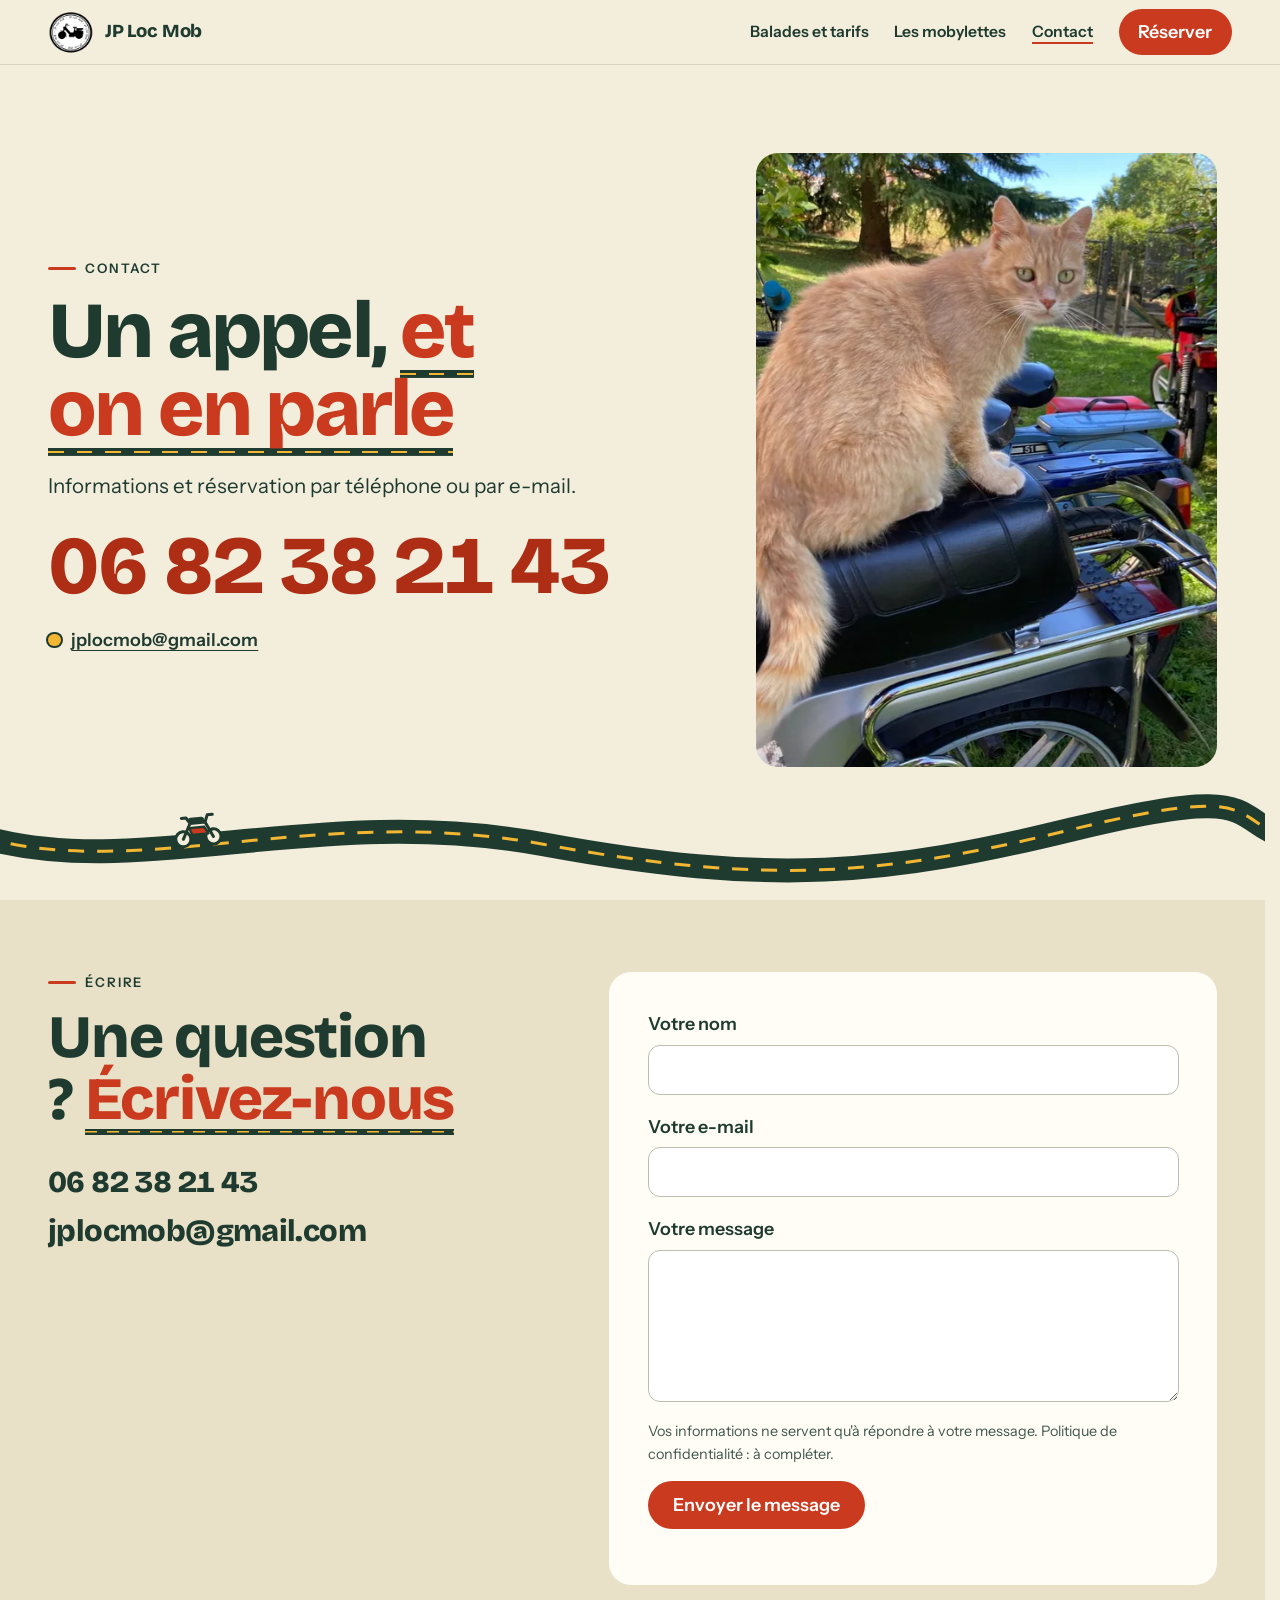
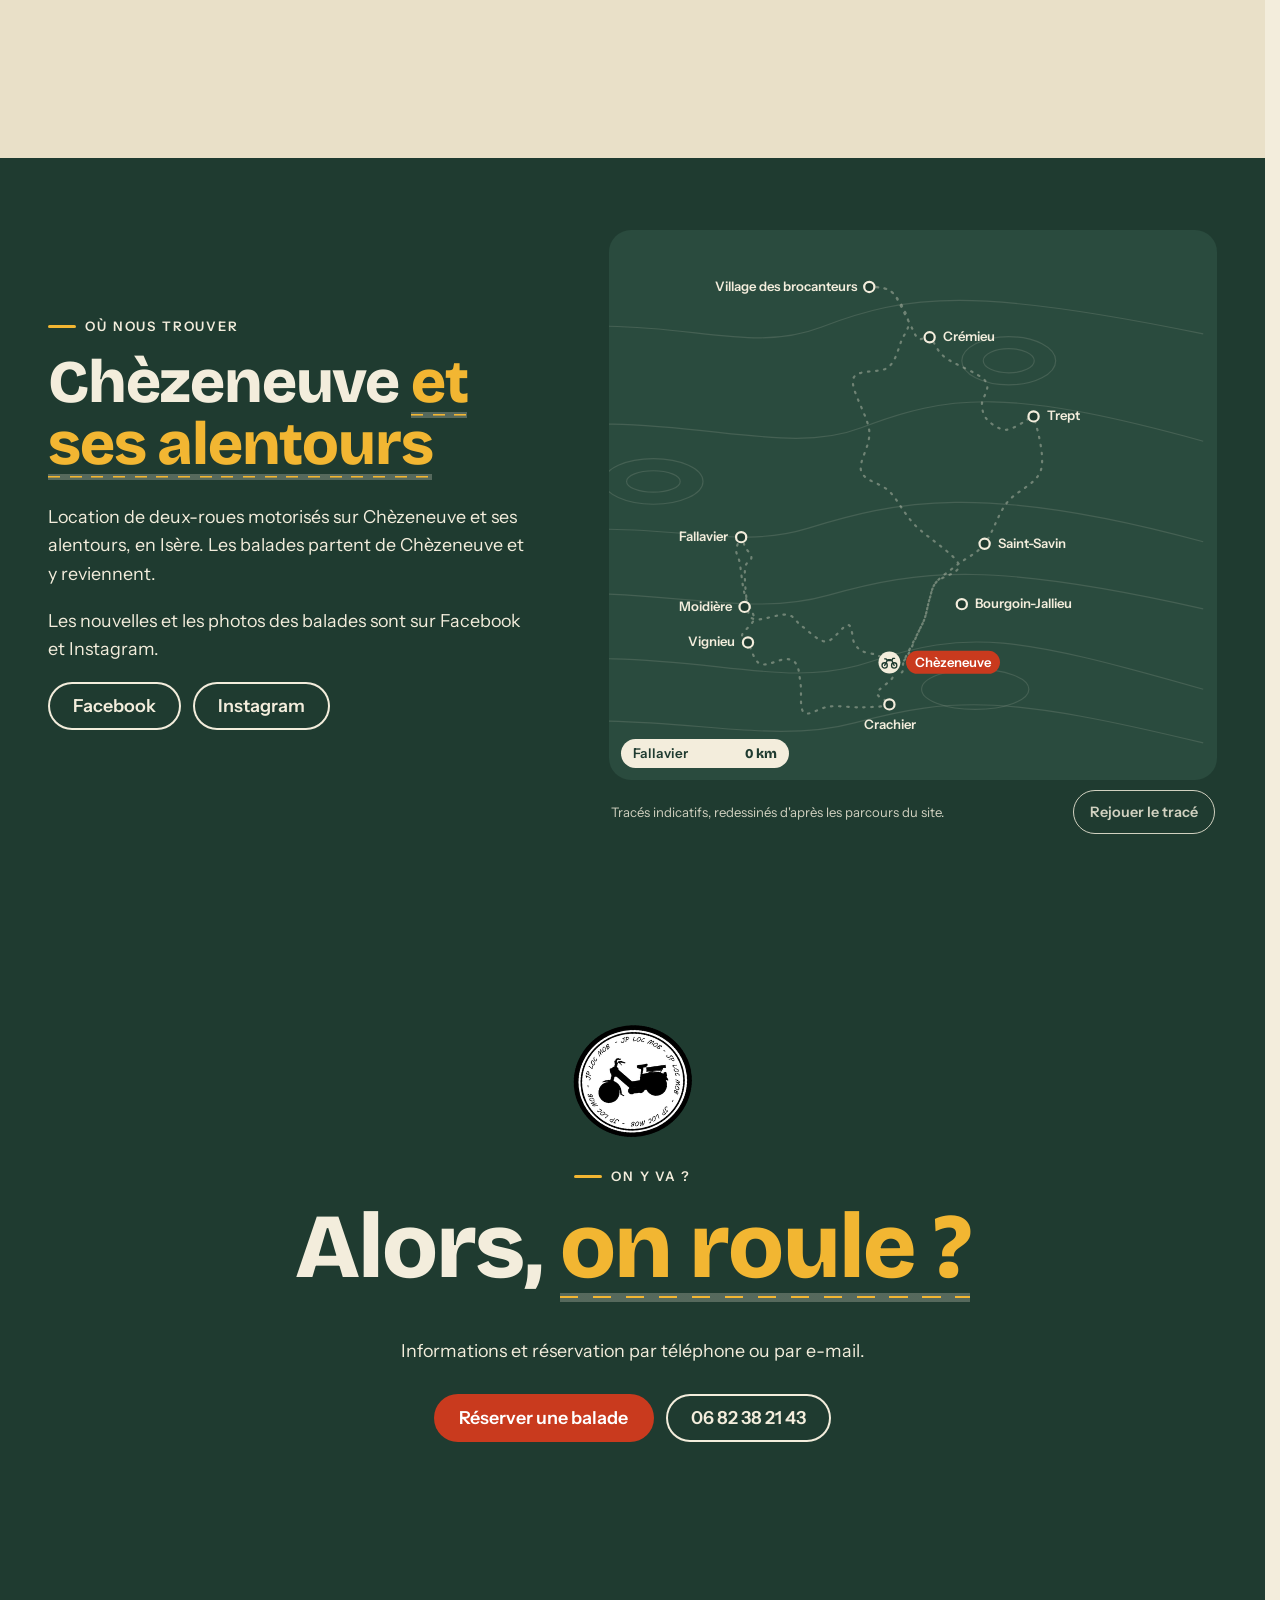
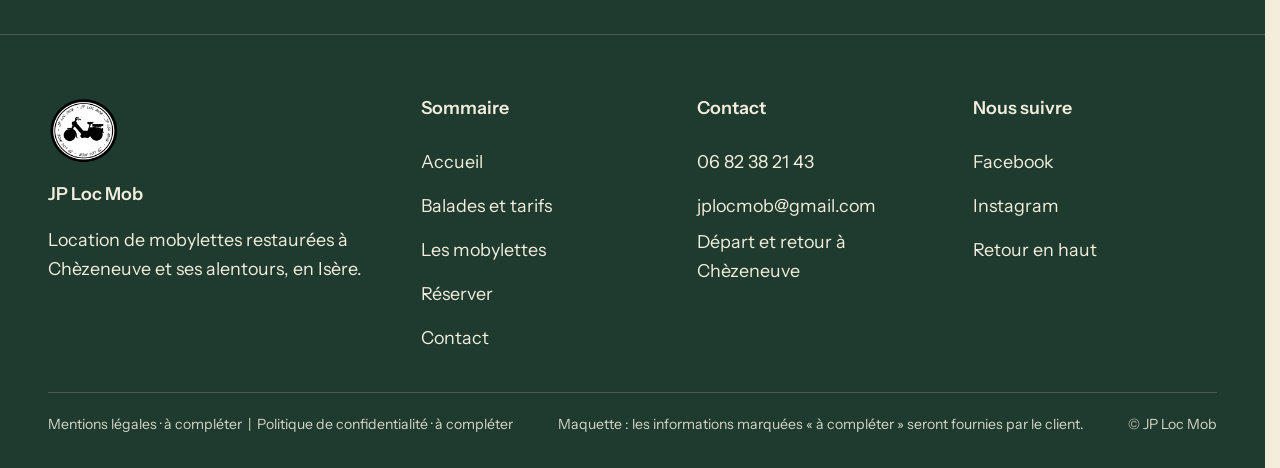
<file: contact.html>
<!doctype html>
<html lang="fr" data-v="2" data-curseur>
<head>
<meta charset="utf-8">
<meta name="viewport" content="width=device-width, initial-scale=1, viewport-fit=cover">
<title>Contact : JP Loc Mob</title>
<meta name="description" content="Informations et réservation par téléphone au 06 82 38 21 43 ou par e-mail. Location de mobylettes à Chèzeneuve et ses alentours.">
<meta name="robots" content="noindex, nofollow">
<link rel="canonical" href="https://jplocmob-maquette.vercel.app/contact">
<style>:root{--fond:#F3EDDC;--texte:#1F3B30;--voile-fond:#1F3B30;--ouverture-fond:#F3EDDC;--menu-fond:#1F3B30}:root { --entete-h: 72px; --barres-h: 0px; } html { background: var(--fond); color: var(--texte); scrollbar-gutter: stable; } body { margin: 0; background: var(--fond); } html.js:not(.secours):not([data-arrivee="retour"]) [data-anime] { opacity: 0; } html.js:not(.secours):not([data-arrivee="retour"]) [data-anime].vu { opacity: 1; } [data-voile] { position: fixed; inset: 0; z-index: 900; background: var(--voile-fond); transform: translateY(100%); visibility: hidden; pointer-events: none; } html[data-arrivee="voile"]:not(.voile-leve):not(.secours) [data-voile] { transform: none; visibility: visible; } html.secours [data-voile] { visibility: hidden !important; } .ouverture-panneau { position: fixed; inset: 0; z-index: 850; display: none; place-content: center; justify-items: center; background: var(--ouverture-fond, var(--voile-fond)); color: var(--fond); text-align: center; } html.js[data-arrivee="intro"]:not(.secours):not(.intro-finie) .ouverture-panneau { display: grid; } html.defilement-bloque, html.defilement-bloque body, html.js[data-arrivee="intro"]:not(.secours):not(.intro-finie), html.js[data-arrivee="intro"]:not(.secours):not(.intro-finie) body, html[data-arrivee="voile"]:not(.voile-leve):not(.secours), html[data-arrivee="voile"]:not(.voile-leve):not(.secours) body { overflow: hidden; } html.js[data-arrivee="intro"]:not(.secours):not(.intro-finie) { background-color: var(--ouverture-fond, var(--voile-fond)); } html[data-arrivee="voile"]:not(.voile-leve):not(.secours) { background-color: var(--voile-fond); }</style>
<script>(function () {
var d = document.documentElement, ss = null, ls = null;
try { ss = window.sessionStorage; ls = window.localStorage; } catch (e) {}
d.classList.add('js');
var nav = performance.getEntriesByType ? performance.getEntriesByType('navigation')[0] : null;
var type = nav ? nav.type : 'navigate';
var depart = null;
try { depart = JSON.parse(ss.getItem('socle:depart') || 'null'); ss.removeItem('socle:depart'); } catch (e) {}
if (depart && !(Date.now() - depart.t < 15000)) depart = null;
var mode = type === 'back_forward' ? 'retour' : type === 'reload' ? 'intro' : depart ? 'voile' : 'intro';
d.setAttribute('data-arrivee', mode);
if (mode === 'voile' && depart.couleur) d.style.setProperty('--voile-fond', depart.couleur);
if (type === 'reload' && 'scrollRestoration' in history) {
history.scrollRestoration = 'manual';
}
try {
var choisie = ls && ls.getItem('socle:langue');
var langue = (d.lang || '').slice(0, 2);
if (choisie && choisie !== langue && type === 'navigate' && !depart) {
var alt = document.querySelector('link[rel="alternate"][hreflang="' + choisie + '"]');
if (alt) location.replace(new URL(alt.href).pathname + location.search + location.hash);
}
} catch (e) {}
setTimeout(function () { if (!d.classList.contains('demarre')) d.classList.add('secours'); }, 2000);
})();</script>
<link rel="preload" href="/assets/polices/bricolage-grotesque-800.woff2" as="font" type="font/woff2" crossorigin>
<link rel="preload" href="/assets/polices/instrument-sans-400.woff2" as="font" type="font/woff2" crossorigin>
<link rel="stylesheet" href="/assets/css/socle.css?v=2">
<link rel="stylesheet" href="/assets/css/modules.css?v=2">
<link rel="stylesheet" href="/assets/css/site.css?v=2">
<link rel="modulepreload" href="/assets/js/site.js?v=2">
<link rel="modulepreload" href="/assets/js/socle/index.js?v=2">
<script src="/assets/vendor/gsap.min.js" defer></script>
<script src="/assets/vendor/ScrollTrigger.min.js" defer></script>
<script src="/assets/vendor/SplitText.min.js" defer></script>
<script type="module" src="/assets/js/site.js?v=2"></script>
<meta name="theme-color" content="#F3EDDC">
<link rel="icon" href="/assets/images/favicon.png" type="image/png">
<link rel="apple-touch-icon" href="/assets/images/apple-touch-icon.png">
<meta property="og:type" content="website">
<meta property="og:site_name" content="JP Loc Mob">
<meta property="og:locale" content="fr_FR">
<meta property="og:title" content="Contact : JP Loc Mob">
<meta property="og:description" content="Informations et réservation par téléphone au 06 82 38 21 43 ou par e-mail. Location de mobylettes à Chèzeneuve et ses alentours.">
<meta property="og:url" content="https://jplocmob-maquette.vercel.app/contact">
<meta property="og:image" content="https://jplocmob-maquette.vercel.app/assets/partage/contact-fr.jpg">
<meta property="og:image:width" content="1200">
<meta property="og:image:height" content="630">
<meta property="og:image:alt" content="Contacter JP Loc Mob, un chat roux assis sur une mobylette">
<meta name="twitter:card" content="summary_large_image">
<script type="application/ld+json">{"@context":"https://schema.org","@type":"LocalBusiness","name":"JP Loc Mob","url":"https://jplocmob-maquette.vercel.app/","telephone":"+33682382143","email":"jplocmob@gmail.com","description":"Location de mobylettes restaurées et balades en Isère, à Chèzeneuve et ses alentours.","address":{"@type":"PostalAddress","addressLocality":"Chèzeneuve","addressRegion":"Isère","addressCountry":"FR"},"priceRange":"50 € à 70 €","sameAs":["https://www.facebook.com/profile.php?id=61550602001718","https://www.instagram.com/jp_loc_mob/"]}</script>
</head>
<body id="haut">
<div data-voile data-forme="iris" aria-hidden="true"><div class="voile-contenu"><img src="/assets/images/logo-240.png" alt="" width="88" height="88"><span data-voile-libelle>Contact</span></div></div>
<div class="ouverture-panneau" data-ouverture aria-hidden="true">
  <svg class="ouverture-route" viewBox="0 0 1440 240" preserveAspectRatio="none"><path class="ouverture-route-bord" pathLength="1" d="M-20 150 C 220 40 420 230 720 120 S 1200 30 1460 130"/><path class="ouverture-route-ligne" pathLength="1" d="M-20 150 C 220 40 420 230 720 120 S 1200 30 1460 130"/></svg>
  <span class="ouverture-encre"></span>
  <img class="ouverture-logo" src="/assets/images/logo-240.png" alt="" width="132" height="132" data-ouverture-objet>
  <p class="ouverture-ligne">Location de mobylettes en Isère</p>
</div>
<a class="evitement" href="#contenu">Aller au contenu</a>
<header data-entete>
  <div class="entete-rangee">
    <a class="entete-logo" href="/" data-libelle="Accueil">
      <img src="/assets/images/logo-240.png" alt="" width="46" height="46"><span>JP Loc Mob</span>
    </a>
    <nav data-nav aria-label="Navigation principale">
      <ul><li><a href="/balades-et-tarifs" data-libelle="Balades et tarifs">Balades et tarifs</a></li><li><a href="/les-mobylettes" data-libelle="Les mobylettes">Les mobylettes</a></li><li><a href="/contact" data-libelle="Contact" aria-current="page">Contact</a></li></ul>
    </nav>
    <div class="entete-actions">
      <a class="bouton" href="/reserver" data-libelle="Réserver">Réserver</a>
      <button type="button" data-menu-bouton aria-controls="menu" aria-expanded="false" data-libelle-ouvrir="Menu" data-libelle-fermer="Fermer"><span data-libelle-bouton>Menu</span></button>
      <a class="menu-sansjs" href="#menu" data-menu-lien>Menu</a>
    </div>
  </div>
</header>
<script>/* Avant le premier affichage : rangées de la navigation (même règle que ajusterNav dans assets/js/socle/entete.js)
   et hauteur réelle de l'en-tête, pour que rien ne saute quand le JavaScript du site prend la main. */
(function () {
  var h = document.documentElement, u = document.querySelector('[data-nav] ul'), e = document.querySelector('[data-entete]');
  if (u) {
    var deborde = function () { return u.scrollWidth > u.clientWidth + 1; }, c = deborde();
    if (c && window.matchMedia('(min-width: 900px)').matches) {
      h.classList.add('nav-deux-rangees'); c = deborde();
      if (c) { h.classList.add('nav-deux-lignes'); var a = u.querySelector('a'); c = !a || u.getBoundingClientRect().height > a.getBoundingClientRect().height * 2.5; }
      if (c) h.classList.remove('nav-deux-rangees', 'nav-deux-lignes');
    }
    if (c) h.classList.add('nav-compacte');
  }
  if (e) h.style.setProperty('--entete-h', Math.round(e.getBoundingClientRect().height) + 'px');
})();</script>
<span id="menu-ferme" aria-hidden="true"></span>
<div id="menu" data-menu role="dialog" aria-modal="true" aria-label="Menu">
  <p class="menu-sansjs-fermer"><a href="#menu-ferme">Fermer</a></p>
  <ul><li style="--i:0"><a href="/" class="menu-lien" data-libelle="Accueil">Accueil</a></li><li style="--i:1"><a href="/balades-et-tarifs" class="menu-lien" data-libelle="Balades et tarifs">Balades et tarifs</a></li><li style="--i:2"><a href="/les-mobylettes" class="menu-lien" data-libelle="Les mobylettes">Les mobylettes</a></li><li style="--i:3"><a href="/reserver" class="menu-lien" data-libelle="Réserver">Réserver</a></li><li style="--i:4"><a href="/contact" class="menu-lien" data-libelle="Contact" aria-current="page">Contact</a></li></ul>
  <p><a class="bouton" href="tel:+33682382143">Appeler 06 82 38 21 43</a></p>
</div>
<main id="contenu" tabindex="-1">
<section class="tete tete--numero" id="debut">
  <div class="conteneur tete-grille">
    <div class="tete-texte">
      <p class="surtitre" data-entree>Contact</p>
      <h1 class="tete-titre " data-anime="gsap"><span class="ligne-masque"><span class="tete-ligne">Un appel, <em>et on en parle</em></span></span></h1>
      <p class="tete-intro masque-ecran-tres-bas" data-entree>Informations et réservation par téléphone ou par e-mail.</p>
      <p class="numero" data-entree><a class="numero-lien chiffres" href="tel:+33682382143" data-action-principale aria-label="Appeler le 06 82 38 21 43"><span class="numero-paire">06</span><span class="numero-paire">82</span><span class="numero-paire">38</span><span class="numero-paire">21</span><span class="numero-paire">43</span></a></p>
      <p class="hero-info" data-info-cle data-entree><span class="pastille" aria-hidden="true"></span><a href="mailto:jplocmob@gmail.com">jplocmob@gmail.com</a></p>
    </div>
    <figure class="media tete-media tete-media--haute" data-fx="parallaxe" data-fx-force="6" data-iris-centre style="--cadrage:50% 38%">
  <picture>
    <img src="/assets/images/chat-selle-1280.webp" srcset="/assets/images/chat-selle-640.webp 640w, /assets/images/chat-selle-960.webp 960w, /assets/images/chat-selle-1280.webp 1280w" sizes="(max-width: 760px) 100vw, 36vw" alt="Chat roux assis sur la selle d&#39;une mobylette" width="1280" height="1707" fetchpriority="high" loading="eager" decoding="async">
  </picture>
</figure>
  </div>
  <div class="hero-route route-cadre" data-audit-ignorer data-grille="manipuler" data-souris data-route-jeu><svg class="route route--papier route--entree" viewBox="0 0 1440 120" preserveAspectRatio="none" aria-hidden="true" data-effet="route" data-grille="fil" data-visuel>
  <mask id="route-7" maskUnits="userSpaceOnUse" x="-40" y="-40" width="1520" height="200"><path class="route-masque" d="M-20 60 C 160 120 360 14 620 70 S 1010 110 1220 50 S 1400 30 1460 60" pathLength="1" fill="none" stroke="#fff" stroke-width="40"/></mask>
  <g mask="url(#route-7)"><path class="route-bord" d="M-20 60 C 160 120 360 14 620 70 S 1010 110 1220 50 S 1400 30 1460 60" fill="none"/><path class="route-ligne" d="M-20 60 C 160 120 360 14 620 70 S 1010 110 1220 50 S 1400 30 1460 60" fill="none"/></g>
</svg><span class="route-mob" data-route-mob data-points="[[-0.0139,0.5],[0.0131,0.587],[0.0406,0.6376],[0.0687,0.6578],[0.0973,0.6535],[0.1266,0.6309],[0.1567,0.5958],[0.1875,0.5542],[0.2192,0.5121],[0.2518,0.4754],[0.2853,0.4502],[0.32,0.4424],[0.3556,0.458],[0.3925,0.503],[0.4306,0.5833],[0.4679,0.6742],[0.5028,0.7473],[0.5356,0.803],[0.5666,0.8418],[0.5961,0.8644],[0.6244,0.8711],[0.6519,0.8625],[0.6789,0.8391],[0.7056,0.8014],[0.7324,0.75],[0.7597,0.6853],[0.7877,0.6078],[0.8168,0.5181],[0.8472,0.4167],[0.876,0.3219],[0.9002,0.2507],[0.9203,0.201],[0.9368,0.1708],[0.9501,0.1581],[0.9609,0.1608],[0.9696,0.1771],[0.9767,0.2048],[0.9827,0.242],[0.9881,0.2867],[0.9935,0.3368],[0.9992,0.3904],[1.0058,0.4455],[1.0139,0.5]]" aria-hidden="true"><span class="route-bulle" data-route-bulle data-texte-souris="Passez la souris, je roule" data-texte-doigt="Touchez la route, je roule"></span><span class="route-mob-dessin" data-route-dessin><svg viewBox="0 0 44 30" aria-hidden="true"><g fill="none" stroke="#1F3B30" stroke-width="2.6" stroke-linecap="round" stroke-linejoin="round"><circle cx="9" cy="21" r="6.5" fill="#F3EDDC"/><circle cx="35" cy="21" r="6.5" fill="#F3EDDC"/><path d="M9 21 16 8h13l6 13M16 8l-3-5H9M29 8l2.4-6h4.4"/></g><path d="M17 5.6h9" stroke="#1F3B30" stroke-width="5" stroke-linecap="round"/><path d="M15 12h13l3 6H17z" fill="#C93A1E" stroke="#1F3B30" stroke-width="2" stroke-linejoin="round"/></svg></span></span></div>
</section>
<section class="section section--papier2 ecrire" id="ecrire">
  <div class="conteneur ecrire-grille">
    <div class="section-tete"><p class="surtitre" data-anime>Écrire</p><h2 class="titre " data-anime="lignes">Une question ? <em>Écrivez-nous</em></h2>
      <ul class="ecrire-moyens" data-anime="cascade">
        <li><a class="chiffres" href="tel:+33682382143">06 82 38 21 43</a></li>
        <li><a href="mailto:jplocmob@gmail.com">jplocmob@gmail.com</a></li>
      </ul>
    </div>
    <form class="formulaire" data-formulaire data-anime>
      <div class="champ"><label for="c-nom">Votre nom</label><input id="c-nom" name="nom" autocomplete="name" required></div>
      <div class="champ"><label for="c-email">Votre e-mail</label><input id="c-email" name="email" type="email" autocomplete="email" required></div>
      <div class="champ"><label for="c-message">Votre message</label><textarea id="c-message" name="message" rows="5" required></textarea></div>
      <p class="mention-donnees">Vos informations ne servent qu&#39;à répondre à votre message. Politique de confidentialité : à compléter.</p>
      <p><button class="bouton" type="submit" data-survol="magnetique">Envoyer le message</button></p>
      <p data-message-envoi hidden role="status"></p>
    </form>
  </div>
</section>
<svg class="route route--papier2 route--jonction" viewBox="0 0 1440 120" preserveAspectRatio="none" aria-hidden="true" data-effet="route" data-grille="fil" data-visuel>
  <mask id="route-8" maskUnits="userSpaceOnUse" x="-40" y="-40" width="1520" height="200"><path class="route-masque" d="M-20 40 C 240 110 420 0 700 62 S 1180 118 1460 36" pathLength="1" fill="none" stroke="#fff" stroke-width="40"/></mask>
  <g mask="url(#route-8)"><path class="route-bord" d="M-20 40 C 240 110 420 0 700 62 S 1180 118 1460 36" fill="none"/><path class="route-ligne" d="M-20 40 C 240 110 420 0 700 62 S 1180 118 1460 36" fill="none"/></g>
</svg>
<section class="section sombre zone" id="zone">
  <div class="conteneur zone-grille">
    <div class="zone-texte">
      <p class="surtitre" data-anime>Où nous trouver</p>
      <h2 class="titre " data-anime="lignes">Chèzeneuve <em>et ses alentours</em></h2>
      <p data-anime>Location de deux-roues motorisés sur Chèzeneuve et ses alentours, en Isère. Les balades partent de Chèzeneuve et y reviennent.</p>
      <p data-anime>Les nouvelles et les photos des balades sont sur Facebook et Instagram.</p>
      <p class="zone-reseaux" data-anime>
        <a class="bouton bouton--contour" href="https://www.facebook.com/profile.php?id=61550602001718" target="_blank" rel="noopener">Facebook<span class="visuellement-cache"> (nouvel onglet)</span></a>
        <a class="bouton bouton--contour" href="https://www.instagram.com/jp_loc_mob/" target="_blank" rel="noopener">Instagram<span class="visuellement-cache"> (nouvel onglet)</span></a>
      </p>
    </div>
    <div class="zone-plan"><div class="plan " data-effet="parcours" data-plan data-visuel style="--ratio:1.104;--u:1.092">
  <script type="application/json" class="plan-donnees">{"fallavier":{"points":[[292,600],[292.9,602.3],[294.4,605.6],[296,609.4],[297.3,613.6],[297.8,617.8],[297.1,621.8],[294.4,625.8],[289.9,629.9],[284.6,634.1],[279.5,638.3],[275.6,642.2],[273.8,645.8],[275.1,649.1],[278.9,652.4],[283.9,655.4],[288.7,658.1],[291.9,660.5],[292,662.5],[288.8,664],[283.3,665.1],[276.2,665.8],[268.1,666.3],[259.8,666.6],[252,666.9],[244.3,666.9],[236,666.5],[227.6,665.9],[219.1,665.4],[210.9,665.2],[203.3,665.5],[195.9,667],[188.4,669.7],[181.3,672.8],[174.7,675.2],[169.1,676.2],[164.7,674.9],[161.9,670.7],[160.5,664.2],[160.1,656.2],[160.1,647.7],[160.1,639.6],[159.6,632.7],[158.8,626.9],[158.1,621.3],[157.4,616.1],[156.5,611.3],[155.4,607.1],[153.8,603.6],[152,600.8],[150.1,598.6],[147.8,597],[145.2,595.9],[141.9,595.2],[137.8,594.9],[132.5,595.6],[125.9,597.6],[118.7,600],[111.5,602.1],[104.8,603.1],[99.3,602.2],[95,598.9],[91.4,593.7],[88.3,587.4],[85.7,580.8],[83.3,574.8],[81.1,570.2],[78.8,567.2],[76.5,565.2],[74.5,563.8],[73,562.5],[72.2,560.9],[72.4,558.5],[74.1,555.3],[77.3,551.7],[81.2,547.8],[85.1,543.7],[88.2,539.5],[89.8,535.3],[89.6,531.1],[88.3,526.6],[86.2,522.1],[83.7,517.6],[81.4,513.2],[79.6,509.1],[78.4,505.4],[77.3,502],[76.4,498.8],[75.5,495.5],[74.7,491.7],[73.8,487.3],[72.9,481.9],[72,475.6],[71.2,468.9],[70.4,462.2],[69.5,456.1],[68.7,450.9],[67.7,446.8],[66.5,443.5],[65.4,440.7],[64.4,438.2],[63.7,435.6],[63.6,432.7],[64.1,429.1],[65.2,425],[66.6,420.9],[68.1,417.2],[69.6,414.4],[70.9,413.1],[71.9,413.5],[72.8,415.4],[73.7,418.1],[74.5,421.4],[75.5,424.7],[76.7,427.6],[78.3,430.2],[80.3,432.8],[82.4,435.5],[84.3,438.2],[85.7,440.9],[86.2,443.6],[85.6,445.9],[84,447.7],[81.9,449.5],[79.7,451.8],[77.8,455],[76.7,459.6],[76.4,466.2],[76.5,474.5],[76.9,483.7],[77.6,493.1],[78.6,501.8],[79.6,509.1],[80.4,515.2],[81,520.8],[81.8,525.7],[83.2,529.9],[85.7,533.1],[89.8,535.3],[96.1,535.8],[104.4,534.7],[113.8,532.6],[123.4,530.4],[132.2,528.8],[139.3,528.7],[144.4,530.1],[148.1,532.3],[151,535.2],[153.8,538.6],[156.9,542.1],[161.1,545.5],[166.4,549.6],[172.3,554.5],[178.6,559.7],[185.1,564.3],[191.5,567.5],[197.5,568.7],[203.4,566.8],[209.5,562.1],[215.5,556.1],[221.2,550.2],[226.1,545.7],[230.2,544],[233.1,545.7],[234.9,549.7],[236.2,555.1],[237.1,561.1],[238.1,566.7],[239.6,570.9],[241.4,573.9],[243.2,576.4],[245,578.4],[247.1,580.2],[249.4,581.8],[252,583.3],[255.1,584.6],[258.7,585.5],[262.5,586.3],[266.5,587],[270.3,587.9],[273.8,589.1],[277.3,590.7],[280.8,592.8],[284.3,594.9],[287.4,597],[290.1,598.8],[292,600]],"km":37,"nom":"Fallavier","lieux":[{"n":"crachier","t":0.088},{"n":"vignieu","t":0.405},{"n":"moidiere","t":0.704},{"n":"fallavier","t":0.588}]},"cremieu":{"points":[[292,600],[294.1,602],[297.2,605.1],[300.8,608.6],[304.4,611.9],[307.6,614.2],[310,615],[311.3,614.2],[311.7,612.3],[311.8,609.6],[311.9,606],[312.5,601.8],[314,597],[316.6,591.2],[320.1,584],[324.1,576.2],[328.2,568.4],[331.9,561.1],[335,555],[337.3,550.2],[339.3,546.4],[340.9,543.1],[342.3,540],[343.6,536.8],[345,533],[346.3,528.6],[347.4,524],[348.5,519.2],[349.6,514.3],[350.7,509.6],[352,505],[353.2,500.7],[354.3,496.5],[355.4,492.4],[356.9,488.4],[359,484.2],[362,480],[367.3,476],[374.9,472.3],[383.2,468.6],[390.4,464.4],[394.9,459.3],[395,453],[389.5,445],[379.6,435.7],[366.9,425.4],[353.3,414.9],[340.4,404.6],[330,395],[322.2,386],[315.5,377],[309.6,368.2],[304,359.9],[298.3,352.1],[292,345],[284.6,339.2],[276.3,334.6],[267.9,330.6],[260.1,326.5],[253.9,321.5],[250,315],[249.3,306.9],[251.3,297.9],[254.9,288],[258.7,277.4],[261.5,266.4],[262,255],[259.2,242.3],[253.9,228.1],[247.5,213.3],[241.7,199.1],[238,186.7],[238,177],[242.6,170.9],[250.9,167.7],[261.2,166.1],[272.2,165.1],[282.3,163.5],[290,160],[295.3,154.5],[299.4,148],[302.6,140.8],[305.3,133.4],[307.6,126.4],[310,120],[312.7,114.6],[315.4,109.7],[317.8,105.2],[319.6,100.6],[320.5,95.6],[320,90],[318,83.2],[314.6,75.3],[310.2,67.1],[305.2,59.1],[300,52.2],[295,47],[289.2,43.6],[282.1,41.5],[274.9,40.4],[268.4,40],[263.8,39.9],[262,40],[263.8,39.9],[268.4,40],[274.9,40.4],[282.1,41.5],[289.2,43.6],[295,47],[299.7,52.3],[304.3,59.3],[308.6,67.2],[312.7,75.5],[316.5,83.3],[320,90],[323.1,95.8],[325.7,101.3],[328,106.3],[330.2,110.7],[332.5,114.4],[335,117],[337.6,118],[340.3,117.3],[343,115.8],[345.8,114.4],[348.8,113.8],[352,115],[355.1,118.1],[357.9,122.4],[360.8,127.7],[364.4,133.4],[369,139.3],[375,145],[383.6,150.5],[394.7,156.3],[406.8,162.2],[418.4,168.1],[428.3,174.1],[435,180],[437.8,186],[437.7,192.1],[435.8,198.2],[433.1,204.2],[430.8,209.9],[430,215],[430.4,219.6],[431,223.9],[432,227.8],[433.4,231.4],[435.4,234.8],[438,238],[441.4,241.3],[445.5,244.6],[450.1,247.8],[455.1,250.4],[460.1,252.2],[465,253],[470,252.4],[475.4,250.5],[480.9,247.9],[486.2,244.9],[491,242.1],[495,240],[498.1,237.5],[500.4,234],[502.2,230.7],[503.7,228.7],[505.3,229.1],[507,233],[509.6,241.7],[513,254.4],[516.4,269.5],[519,285.4],[519.8,300.5],[518,313],[512.9,322.8],[504.9,331.2],[495.2,338.7],[485,345.9],[475.2,353.5],[467,362],[460.5,371.8],[454.9,382.6],[449.8,393.7],[444.8,404.5],[439.6,414.5],[434,423],[427.8,429.8],[421.2,435.4],[414.5,440.1],[407.8,444.4],[401.2,448.5],[395,453],[388.9,457.7],[382.7,462.3],[376.7,466.8],[371.1,471.3],[366.1,475.7],[362,480],[359,484.2],[356.9,488.4],[355.4,492.4],[354.3,496.5],[353.2,500.7],[352,505],[350.7,509.6],[349.6,514.3],[348.5,519.2],[347.4,524],[346.3,528.6],[345,533],[343.6,536.8],[342.3,540],[340.9,543.1],[339.3,546.4],[337.3,550.2],[335,555],[332.1,561.3],[328.9,569],[325.2,577.2],[321.5,585.1],[317.7,592],[314,597],[310.1,599.8],[305.9,601],[301.7,601.1],[297.7,600.7],[294.4,600.1],[292,600]],"km":63,"nom":"Brocanteurs et Crémieu","lieux":[{"n":"bourgoin","t":0.113},{"n":"brocanteurs","t":0.478},{"n":"cremieu","t":0.56},{"n":"trept","t":0.715},{"n":"saintsavin","t":0.852}]}}</script>
  <div class="plan-carte">
    <svg class="plan-svg" viewBox="-126 -45 906 821" aria-hidden="true">
      <g class="plan-relief" fill="none"><path d="M-320 120 C -60 60 60 150 190 100 S 420 40 760 110"/><path d="M-320 260 C -40 210 120 300 250 250 S 470 190 760 270"/><path d="M-320 420 C -70 370 40 440 170 400 S 430 330 760 420"/><path d="M-320 510 C -90 470 60 540 200 500 S 450 450 760 520"/><path d="M-320 610 C -30 560 110 650 260 600 S 480 560 760 640"/><path d="M-320 700 C -60 660 90 730 240 690 S 470 650 760 720"/><ellipse cx="470" cy="150" rx="70" ry="36"/><ellipse cx="470" cy="150" rx="38" ry="18"/><ellipse cx="-60" cy="330" rx="74" ry="34"/><ellipse cx="-60" cy="330" rx="40" ry="16"/><ellipse cx="420" cy="640" rx="80" ry="30"/></g>
      <path class="plan-fantome" d="M292.0 600.0 C292.9 603.6 300.1 614.2 297.1 621.8 C294.1 629.4 274.7 639.0 273.8 645.8 C272.9 652.6 295.6 659.0 292.0 662.5 C288.4 666.0 266.8 666.4 252.0 666.9 C237.2 667.4 217.9 664.2 203.3 665.5 C188.8 666.8 172.0 680.4 164.7 674.9 C157.4 669.4 161.4 644.6 159.6 632.7 C157.8 620.8 157.4 609.9 153.8 603.6 C150.2 597.3 146.9 595.1 137.8 594.9 C128.7 594.7 108.8 606.3 99.3 602.2 C89.8 598.1 85.6 577.5 81.1 570.2 C76.6 562.9 71.0 564.3 72.4 558.5 C73.9 552.7 88.6 543.5 89.8 535.3 C91.0 527.1 82.3 517.1 79.6 509.1 C76.9 501.1 75.6 497.0 73.8 487.3 C72.0 477.6 70.4 460.0 68.7 450.9 C67.0 441.8 63.2 439.0 63.6 432.7 C64.0 426.4 68.7 414.0 70.9 413.1 C73.1 412.2 74.2 422.5 76.7 427.6 C79.2 432.7 86.2 438.3 86.2 443.6 C86.2 448.9 77.8 448.7 76.7 459.6 C75.6 470.5 77.4 496.5 79.6 509.1 C81.8 521.7 79.8 532.0 89.8 535.3 C99.8 538.6 127.4 527.0 139.3 528.7 C151.2 530.4 151.4 538.8 161.1 545.5 C170.8 552.2 186.0 569.0 197.5 568.7 C209.0 568.5 223.2 543.6 230.2 544.0 C237.2 544.4 236.0 564.4 239.6 570.9 C243.2 577.4 246.3 580.3 252.0 583.3 C257.7 586.3 267.1 586.3 273.8 589.1 C280.5 591.9 289.0 598.2 292.0 600.0" fill="none"/><path class="plan-trace" data-trace="fallavier" d="M292.0 600.0 C292.9 603.6 300.1 614.2 297.1 621.8 C294.1 629.4 274.7 639.0 273.8 645.8 C272.9 652.6 295.6 659.0 292.0 662.5 C288.4 666.0 266.8 666.4 252.0 666.9 C237.2 667.4 217.9 664.2 203.3 665.5 C188.8 666.8 172.0 680.4 164.7 674.9 C157.4 669.4 161.4 644.6 159.6 632.7 C157.8 620.8 157.4 609.9 153.8 603.6 C150.2 597.3 146.9 595.1 137.8 594.9 C128.7 594.7 108.8 606.3 99.3 602.2 C89.8 598.1 85.6 577.5 81.1 570.2 C76.6 562.9 71.0 564.3 72.4 558.5 C73.9 552.7 88.6 543.5 89.8 535.3 C91.0 527.1 82.3 517.1 79.6 509.1 C76.9 501.1 75.6 497.0 73.8 487.3 C72.0 477.6 70.4 460.0 68.7 450.9 C67.0 441.8 63.2 439.0 63.6 432.7 C64.0 426.4 68.7 414.0 70.9 413.1 C73.1 412.2 74.2 422.5 76.7 427.6 C79.2 432.7 86.2 438.3 86.2 443.6 C86.2 448.9 77.8 448.7 76.7 459.6 C75.6 470.5 77.4 496.5 79.6 509.1 C81.8 521.7 79.8 532.0 89.8 535.3 C99.8 538.6 127.4 527.0 139.3 528.7 C151.2 530.4 151.4 538.8 161.1 545.5 C170.8 552.2 186.0 569.0 197.5 568.7 C209.0 568.5 223.2 543.6 230.2 544.0 C237.2 544.4 236.0 564.4 239.6 570.9 C243.2 577.4 246.3 580.3 252.0 583.3 C257.7 586.3 267.1 586.3 273.8 589.1 C280.5 591.9 289.0 598.2 292.0 600.0" pathLength="1" fill="none"/><path class="plan-fantome" d="M292 600 C295.0 602.5 306.3 615.5 310 615 C313.7 614.5 309.8 607.0 314 597 C318.2 587.0 329.8 565.7 335 555 C340.2 544.3 342.2 541.3 345 533 C347.8 524.7 349.2 513.8 352 505 C354.8 496.2 354.8 488.7 362 480 C369.2 471.3 400.3 467.2 395 453 C389.7 438.8 347.2 413.0 330 395 C312.8 377.0 305.3 358.3 292 345 C278.7 331.7 255.0 330.0 250 315 C245.0 300.0 264.0 278.0 262 255 C260.0 232.0 233.3 192.8 238 177 C242.7 161.2 278.0 169.5 290 160 C302.0 150.5 305.0 131.7 310 120 C315.0 108.3 322.5 102.2 320 90 C317.5 77.8 304.7 55.3 295 47 C285.3 38.7 262.0 40.0 262 40 C262.0 40.0 285.3 38.7 295 47 C304.7 55.3 313.3 78.3 320 90 C326.7 101.7 329.7 112.8 335 117 C340.3 121.2 345.3 110.3 352 115 C358.7 119.7 361.2 134.2 375 145 C388.8 155.8 425.8 168.3 435 180 C444.2 191.7 429.5 205.3 430 215 C430.5 224.7 432.2 231.7 438 238 C443.8 244.3 455.5 252.7 465 253 C474.5 253.3 488.0 243.3 495 240 C502.0 236.7 503.2 220.8 507 233 C510.8 245.2 524.7 291.5 518 313 C511.3 334.5 481.0 343.7 467 362 C453.0 380.3 446.0 407.8 434 423 C422.0 438.2 407.0 443.5 395 453 C383.0 462.5 369.2 471.3 362 480 C354.8 488.7 354.8 496.2 352 505 C349.2 513.8 347.8 524.7 345 533 C342.2 541.3 340.2 544.3 335 555 C329.8 565.7 321.2 589.5 314 597 C306.8 604.5 295.7 599.5 292 600" fill="none"/><path class="plan-trace" data-trace="cremieu" d="M292 600 C295.0 602.5 306.3 615.5 310 615 C313.7 614.5 309.8 607.0 314 597 C318.2 587.0 329.8 565.7 335 555 C340.2 544.3 342.2 541.3 345 533 C347.8 524.7 349.2 513.8 352 505 C354.8 496.2 354.8 488.7 362 480 C369.2 471.3 400.3 467.2 395 453 C389.7 438.8 347.2 413.0 330 395 C312.8 377.0 305.3 358.3 292 345 C278.7 331.7 255.0 330.0 250 315 C245.0 300.0 264.0 278.0 262 255 C260.0 232.0 233.3 192.8 238 177 C242.7 161.2 278.0 169.5 290 160 C302.0 150.5 305.0 131.7 310 120 C315.0 108.3 322.5 102.2 320 90 C317.5 77.8 304.7 55.3 295 47 C285.3 38.7 262.0 40.0 262 40 C262.0 40.0 285.3 38.7 295 47 C304.7 55.3 313.3 78.3 320 90 C326.7 101.7 329.7 112.8 335 117 C340.3 121.2 345.3 110.3 352 115 C358.7 119.7 361.2 134.2 375 145 C388.8 155.8 425.8 168.3 435 180 C444.2 191.7 429.5 205.3 430 215 C430.5 224.7 432.2 231.7 438 238 C443.8 244.3 455.5 252.7 465 253 C474.5 253.3 488.0 243.3 495 240 C502.0 236.7 503.2 220.8 507 233 C510.8 245.2 524.7 291.5 518 313 C511.3 334.5 481.0 343.7 467 362 C453.0 380.3 446.0 407.8 434 423 C422.0 438.2 407.0 443.5 395 453 C383.0 462.5 369.2 471.3 362 480 C354.8 488.7 354.8 496.2 352 505 C349.2 513.8 347.8 524.7 345 533 C342.2 541.3 340.2 544.3 335 555 C329.8 565.7 321.2 589.5 314 597 C306.8 604.5 295.7 599.5 292 600" pathLength="1" fill="none"/>
      <circle class="plan-point plan-point--depart" data-lieu="depart" cx="292" cy="600" r="12.0"/><circle class="plan-point" data-lieu="crachier" cx="292" cy="662.5" r="7.6"/><circle class="plan-point" data-lieu="vignieu" cx="81.1" cy="570.2" r="7.6"/><circle class="plan-point" data-lieu="moidiere" cx="76" cy="517.1" r="7.6"/><circle class="plan-point" data-lieu="fallavier" cx="70.9" cy="413.1" r="7.6"/><circle class="plan-point" data-lieu="bourgoin" cx="400" cy="513" r="7.6"/><circle class="plan-point" data-lieu="brocanteurs" cx="262" cy="40" r="7.6"/><circle class="plan-point" data-lieu="cremieu" cx="352" cy="115" r="7.6"/><circle class="plan-point" data-lieu="trept" cx="507" cy="233" r="7.6"/><circle class="plan-point" data-lieu="saintsavin" cx="434" cy="423" r="7.6"/>
      <g transform="translate(292 600) scale(1.092)"><g class="plan-mob" data-mob><circle r="15" fill="#F3EDDC"/><g transform="translate(-11 -8)" fill="none" stroke="#1F3B30" stroke-width="1.8" stroke-linecap="round" stroke-linejoin="round"><circle cx="4.5" cy="12" r="3.6"/><circle cx="17.5" cy="12" r="3.6"/><path d="M4.5 12 8 5.5h6.5l3 6.5M8 5.5 6.5 3h-2M14.5 5.5l1.2-3.2h2.4M9.5 5.5h4" /><path d="M9 4.4h4.2" stroke-width="2.6"/></g></g></g>
    </svg>
    <span class="plan-nom plan-nom--droite plan-nom--depart" data-repere data-lieu="depart" style="left:46.14%;top:78.56%;max-width:calc(53.86% - 20px)">Chèzeneuve</span><span class="plan-nom plan-nom--bas plan-nom--secondaire" data-repere data-lieu="crachier" style="left:46.14%;top:86.18%">Crachier</span><span class="plan-nom plan-nom--gauche plan-nom--secondaire" data-repere data-lieu="vignieu" style="right:77.14%;top:74.93%;max-width:calc(22.86% - 18px)">Vignieu</span><span class="plan-nom plan-nom--gauche" data-repere data-lieu="moidiere" style="right:77.70%;top:68.47%;max-width:calc(22.30% - 18px)">Moidière</span><span class="plan-nom plan-nom--gauche" data-repere data-lieu="fallavier" style="right:78.27%;top:55.80%;max-width:calc(21.73% - 18px)">Fallavier</span><span class="plan-nom plan-nom--droite plan-nom--secondaire" data-repere data-lieu="bourgoin" style="left:58.06%;top:67.97%;max-width:calc(41.94% - 20px)">Bourgoin-Jallieu</span><span class="plan-nom plan-nom--gauche" data-repere data-lieu="brocanteurs" style="right:57.17%;top:10.35%;max-width:calc(42.83% - 18px)">Village des brocanteurs</span><span class="plan-nom plan-nom--droite" data-repere data-lieu="cremieu" style="left:52.76%;top:19.49%;max-width:calc(47.24% - 20px)">Crémieu</span><span class="plan-nom plan-nom--droite plan-nom--secondaire" data-repere data-lieu="trept" style="left:69.87%;top:33.86%;max-width:calc(30.13% - 20px)">Trept</span><span class="plan-nom plan-nom--droite plan-nom--secondaire" data-repere data-lieu="saintsavin" style="left:61.81%;top:57.00%;max-width:calc(38.19% - 20px)">Saint-Savin</span>
    <p class="plan-km chiffres" aria-hidden="true" data-indicateur><span data-plan-nom>Fallavier</span><strong><span data-plan-km>0</span> km</strong></p>
  </div>
  <p class="plan-note"><span>Tracés indicatifs, redessinés d&#39;après les parcours du site.</span><button type="button" class="plan-rejouer" data-plan-rejouer>Rejouer le tracé</button></p>
</div></div>
  </div>
</section>
<section class="appel " id="appel">
  <svg class="route route--sapin appel-route" viewBox="0 0 1440 120" preserveAspectRatio="none" aria-hidden="true" data-effet="route" data-grille="fil" data-visuel>
  <mask id="route-9" maskUnits="userSpaceOnUse" x="-40" y="-40" width="1520" height="200"><path class="route-masque" d="M-20 78 C 180 10 380 120 640 60 S 1080 0 1460 70" pathLength="1" fill="none" stroke="#fff" stroke-width="40"/></mask>
  <g mask="url(#route-9)"><path class="route-bord" d="M-20 78 C 180 10 380 120 640 60 S 1080 0 1460 70" fill="none"/><path class="route-ligne" d="M-20 78 C 180 10 380 120 640 60 S 1080 0 1460 70" fill="none"/></g>
</svg>
  <div class="conteneur appel-contenu">
    <img class="appel-tampon" src="/assets/images/logo-240.png" alt="" width="132" height="132" loading="lazy" data-effet="tampon" data-tampon>
    <p class="surtitre" data-anime>On y va ?</p>
    <h2 class="titre " data-anime="lignes">Alors, <em>on roule ?</em></h2>
    <p data-anime>Informations et réservation par téléphone ou par e-mail.</p>
    <p class="appel-actions" data-anime>
      <a href="/reserver" class="bouton" data-libelle="Réserver" data-survol="magnetique">Réserver une balade</a>
      <a class="bouton bouton--contour" href="tel:+33682382143" data-survol="magnetique">06 82 38 21 43</a>
    </p>
  </div>
</section>
</main>
<footer class="pied" id="pied">
  <div class="conteneur pied-grille">
    <div class="pied-marque">
      <img src="/assets/images/logo-240.png" alt="" width="72" height="72" loading="lazy">
      <p><strong>JP Loc Mob</strong></p>
      <p>Location de mobylettes restaurées à Chèzeneuve et ses alentours, en Isère.</p>
    </div>
    <nav aria-label="Sommaire">
      <p><strong>Sommaire</strong></p>
      <ul><li><a href="/" data-libelle="Accueil">Accueil</a></li><li><a href="/balades-et-tarifs" data-libelle="Balades et tarifs">Balades et tarifs</a></li><li><a href="/les-mobylettes" data-libelle="Les mobylettes">Les mobylettes</a></li><li><a href="/reserver" data-libelle="Réserver">Réserver</a></li><li><a href="/contact" data-libelle="Contact" aria-current="page">Contact</a></li></ul>
    </nav>
    <div>
      <p><strong>Contact</strong></p>
      <ul>
        <li><a href="tel:+33682382143">06 82 38 21 43</a></li>
        <li><a href="mailto:jplocmob@gmail.com">jplocmob@gmail.com</a></li>
        <li><span class="pied-texte">Départ et retour à Chèzeneuve</span></li>
      </ul>
    </div>
    <div>
      <p><strong>Nous suivre</strong></p>
      <ul>
        <li><a href="https://www.facebook.com/profile.php?id=61550602001718" target="_blank" rel="noopener">Facebook<span class="visuellement-cache"> (nouvel onglet)</span></a></li>
        <li><a href="https://www.instagram.com/jp_loc_mob/" target="_blank" rel="noopener">Instagram<span class="visuellement-cache"> (nouvel onglet)</span></a></li>
        <li><a href="#haut" data-sans-transition>Retour en haut</a></li>
      </ul>
    </div>
  </div>
  <div class="conteneur pied-bas">
    <p>Mentions légales · à compléter<span aria-hidden="true"> &nbsp;|&nbsp; </span><br class="pied-saut">Politique de confidentialité · à compléter</p>
    <p>Maquette : les informations marquées « à compléter » seront fournies par le client.</p>
    <p>© JP Loc Mob</p>
  </div>
</footer>
<div data-barre-fixe>
  <a class="bouton bouton--contour" href="tel:+33682382143">Appeler</a>
  <a class="bouton" href="/reserver" data-libelle="Réserver">Réserver</a>
</div>
</body>
</html>
</file>
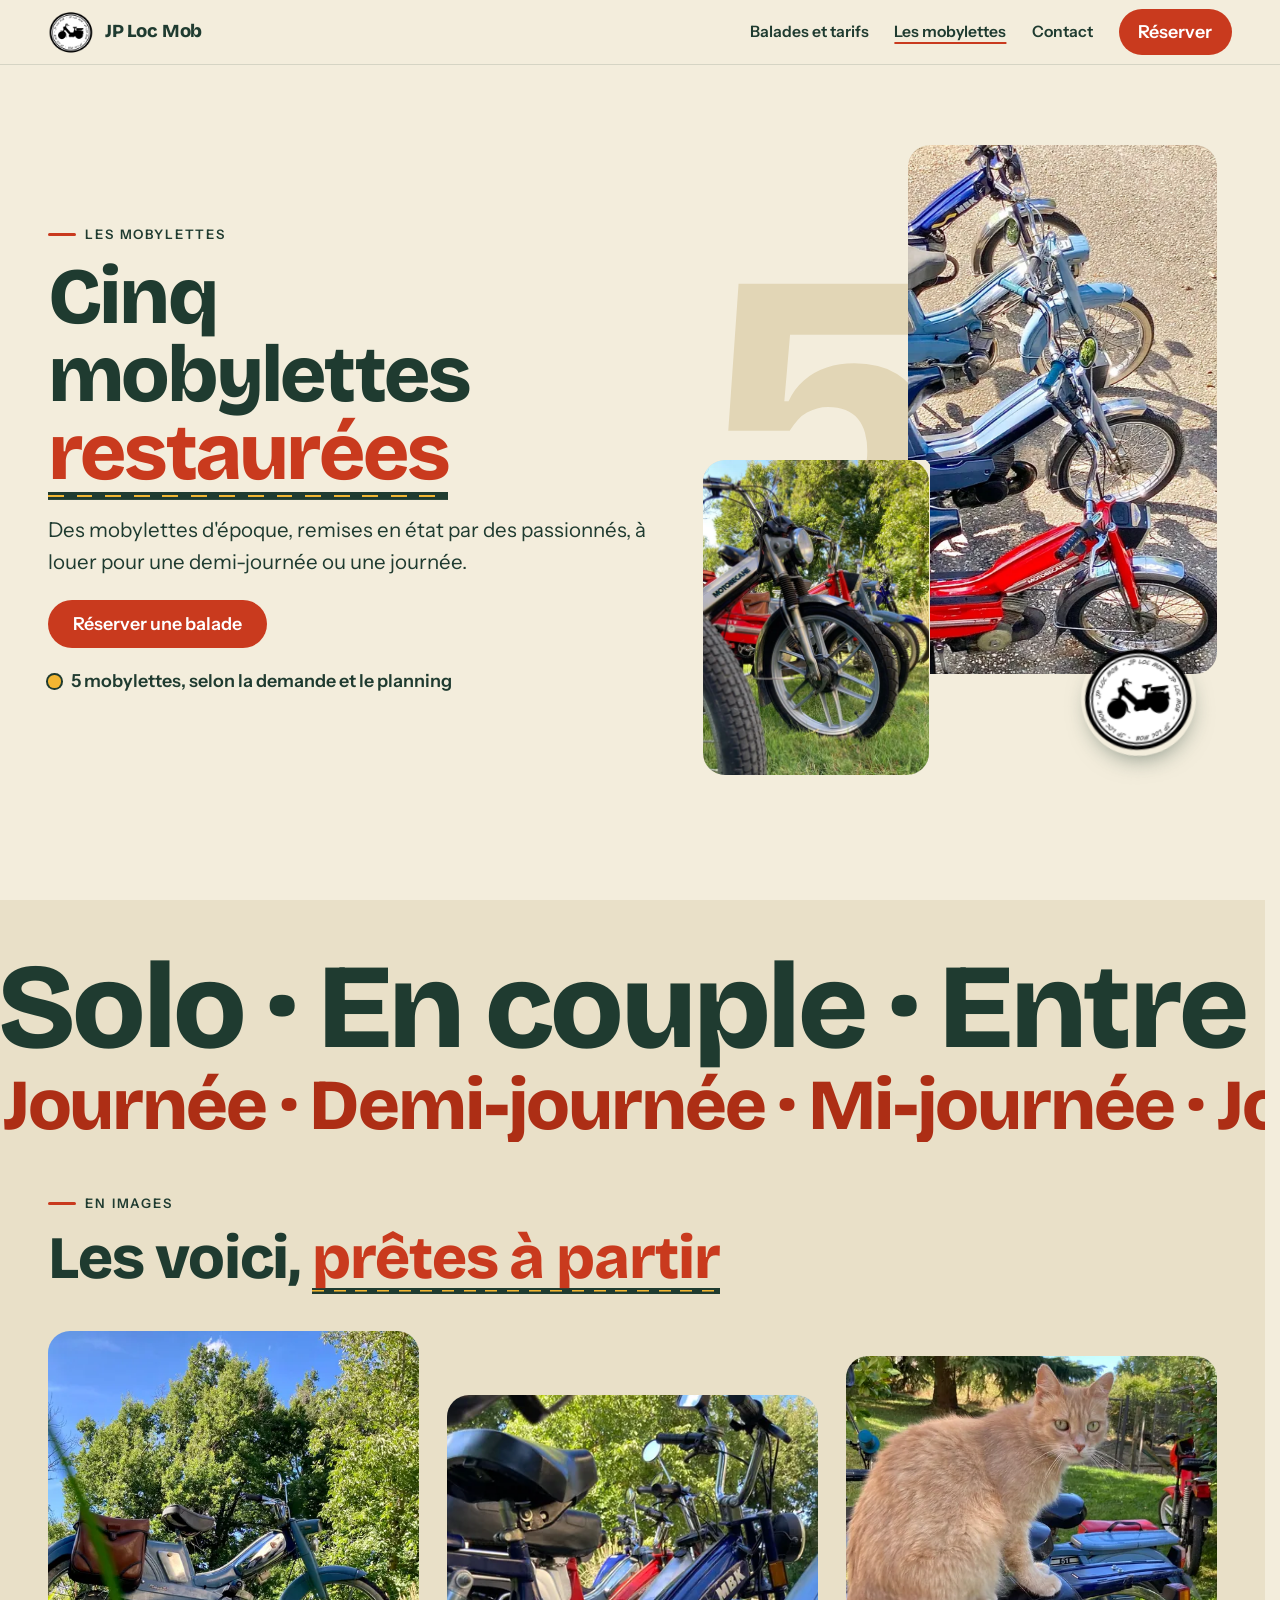
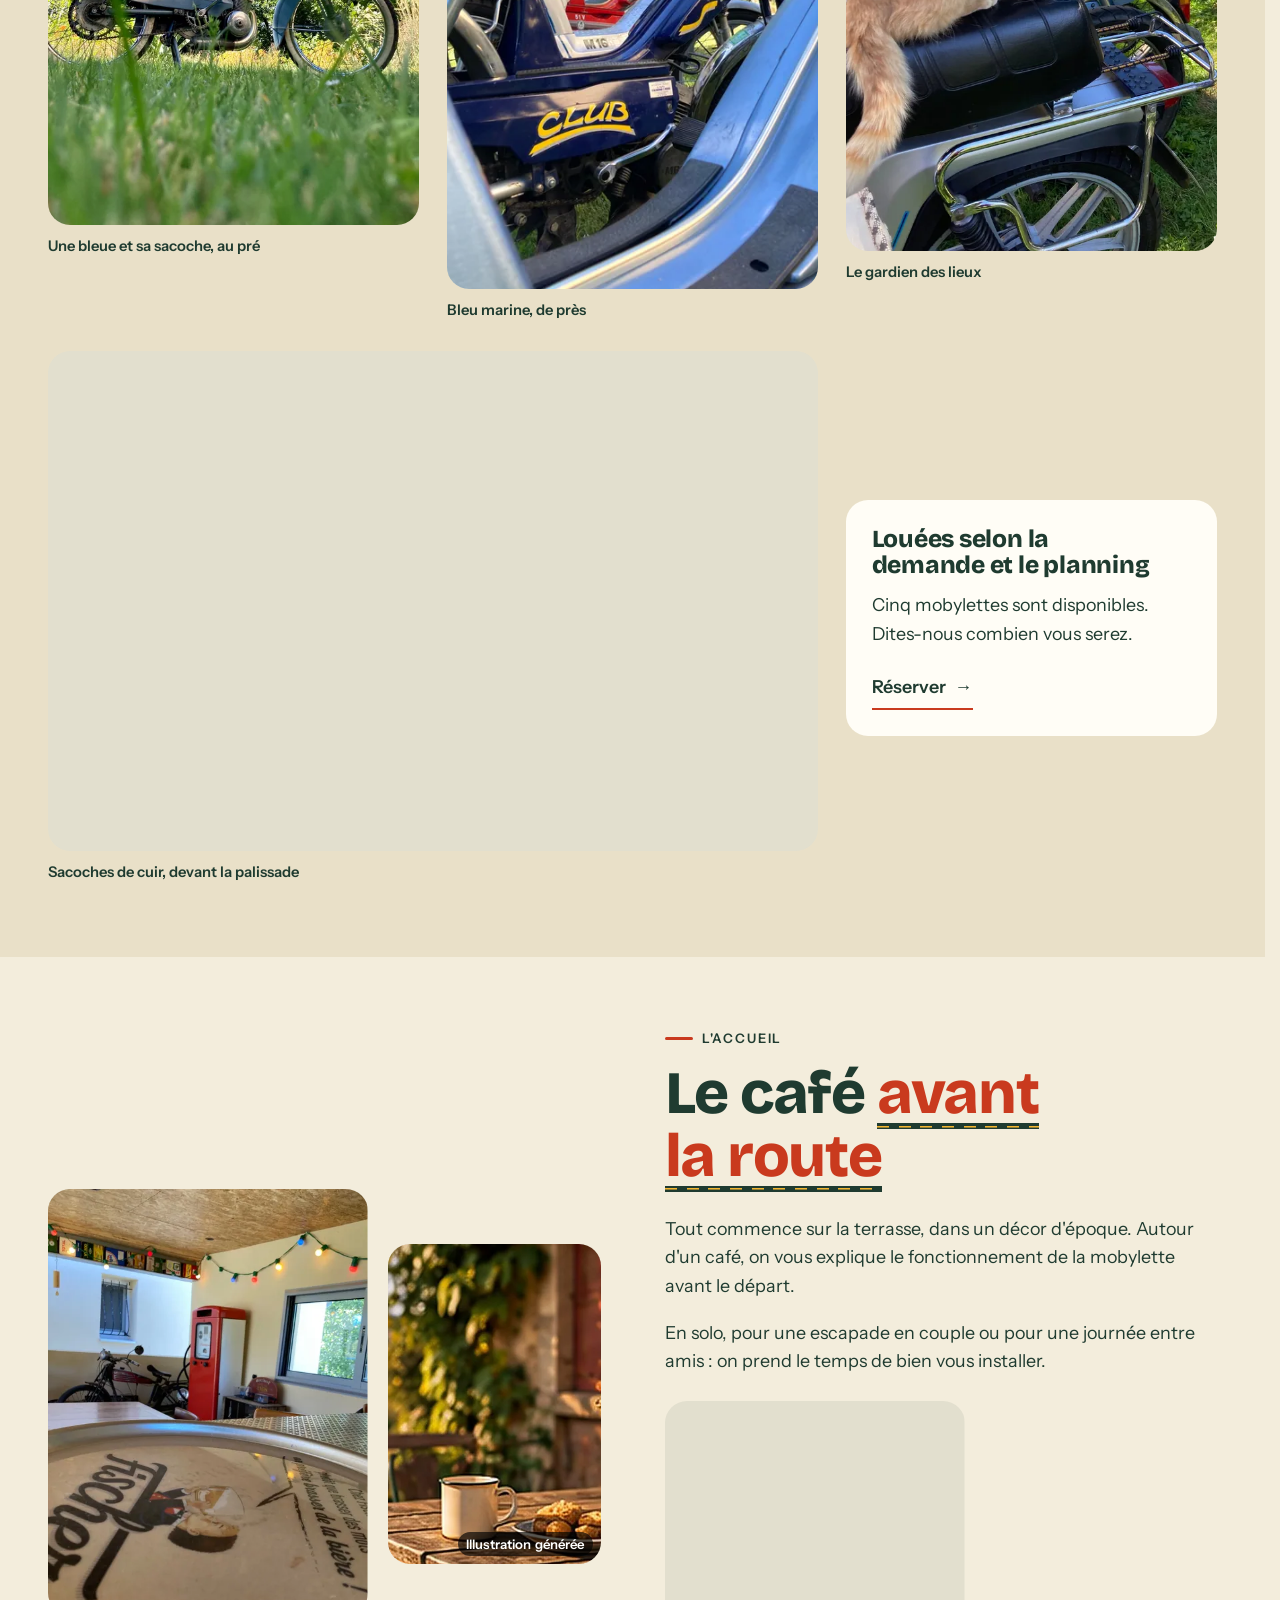
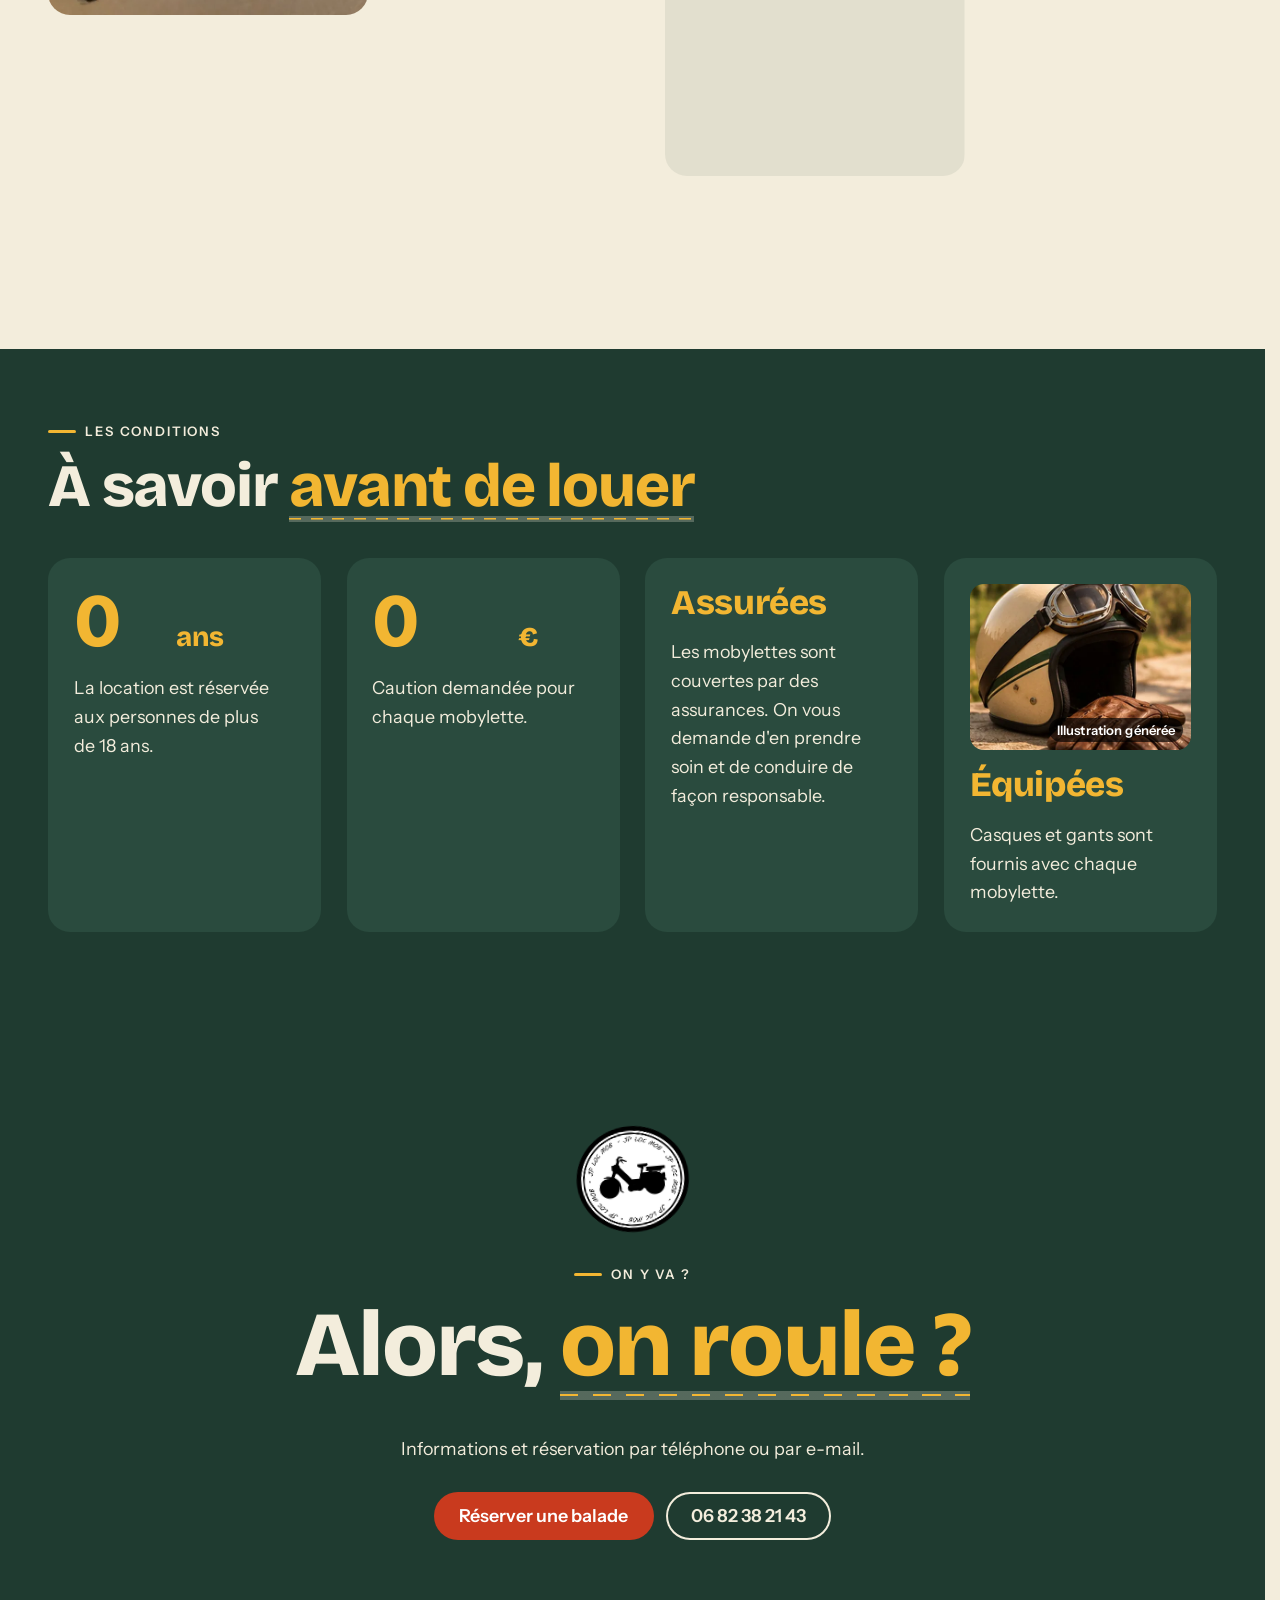
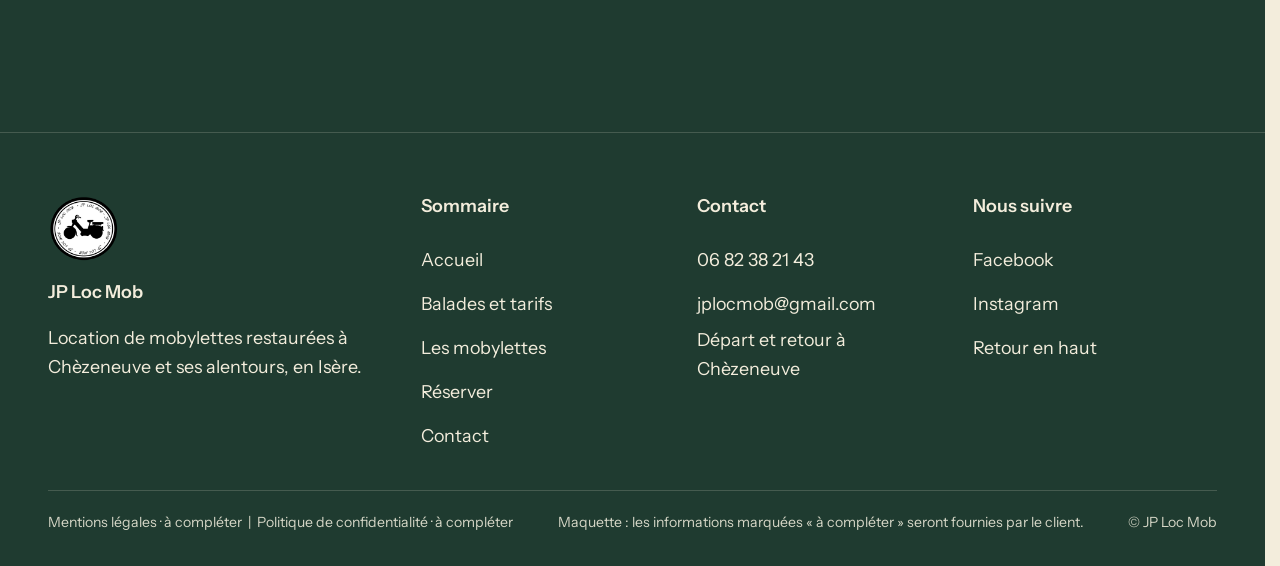
<file: les-mobylettes.html>
<!doctype html>
<html lang="fr" data-v="2" data-curseur>
<head>
<meta charset="utf-8">
<meta name="viewport" content="width=device-width, initial-scale=1, viewport-fit=cover">
<title>Les mobylettes : JP Loc Mob</title>
<meta name="description" content="Cinq mobylettes restaurées à louer en Isère, l&#39;accueil autour d&#39;un café et les conditions de location.">
<meta name="robots" content="noindex, nofollow">
<link rel="canonical" href="https://jplocmob-maquette.vercel.app/les-mobylettes">
<style>:root{--fond:#F3EDDC;--texte:#1F3B30;--voile-fond:#1F3B30;--ouverture-fond:#F3EDDC;--menu-fond:#1F3B30}:root { --entete-h: 72px; --barres-h: 0px; } html { background: var(--fond); color: var(--texte); scrollbar-gutter: stable; } body { margin: 0; background: var(--fond); } html.js:not(.secours):not([data-arrivee="retour"]) [data-anime] { opacity: 0; } html.js:not(.secours):not([data-arrivee="retour"]) [data-anime].vu { opacity: 1; } [data-voile] { position: fixed; inset: 0; z-index: 900; background: var(--voile-fond); transform: translateY(100%); visibility: hidden; pointer-events: none; } html[data-arrivee="voile"]:not(.voile-leve):not(.secours) [data-voile] { transform: none; visibility: visible; } html.secours [data-voile] { visibility: hidden !important; } .ouverture-panneau { position: fixed; inset: 0; z-index: 850; display: none; place-content: center; justify-items: center; background: var(--ouverture-fond, var(--voile-fond)); color: var(--fond); text-align: center; } html.js[data-arrivee="intro"]:not(.secours):not(.intro-finie) .ouverture-panneau { display: grid; } html.defilement-bloque, html.defilement-bloque body, html.js[data-arrivee="intro"]:not(.secours):not(.intro-finie), html.js[data-arrivee="intro"]:not(.secours):not(.intro-finie) body, html[data-arrivee="voile"]:not(.voile-leve):not(.secours), html[data-arrivee="voile"]:not(.voile-leve):not(.secours) body { overflow: hidden; } html.js[data-arrivee="intro"]:not(.secours):not(.intro-finie) { background-color: var(--ouverture-fond, var(--voile-fond)); } html[data-arrivee="voile"]:not(.voile-leve):not(.secours) { background-color: var(--voile-fond); }</style>
<script>(function () {
var d = document.documentElement, ss = null, ls = null;
try { ss = window.sessionStorage; ls = window.localStorage; } catch (e) {}
d.classList.add('js');
var nav = performance.getEntriesByType ? performance.getEntriesByType('navigation')[0] : null;
var type = nav ? nav.type : 'navigate';
var depart = null;
try { depart = JSON.parse(ss.getItem('socle:depart') || 'null'); ss.removeItem('socle:depart'); } catch (e) {}
if (depart && !(Date.now() - depart.t < 15000)) depart = null;
var mode = type === 'back_forward' ? 'retour' : type === 'reload' ? 'intro' : depart ? 'voile' : 'intro';
d.setAttribute('data-arrivee', mode);
if (mode === 'voile' && depart.couleur) d.style.setProperty('--voile-fond', depart.couleur);
if (type === 'reload' && 'scrollRestoration' in history) {
history.scrollRestoration = 'manual';
}
try {
var choisie = ls && ls.getItem('socle:langue');
var langue = (d.lang || '').slice(0, 2);
if (choisie && choisie !== langue && type === 'navigate' && !depart) {
var alt = document.querySelector('link[rel="alternate"][hreflang="' + choisie + '"]');
if (alt) location.replace(new URL(alt.href).pathname + location.search + location.hash);
}
} catch (e) {}
setTimeout(function () { if (!d.classList.contains('demarre')) d.classList.add('secours'); }, 2000);
})();</script>
<link rel="preload" href="/assets/polices/bricolage-grotesque-800.woff2" as="font" type="font/woff2" crossorigin>
<link rel="preload" href="/assets/polices/instrument-sans-400.woff2" as="font" type="font/woff2" crossorigin>
<link rel="stylesheet" href="/assets/css/socle.css?v=2">
<link rel="stylesheet" href="/assets/css/modules.css?v=2">
<link rel="stylesheet" href="/assets/css/site.css?v=2">
<link rel="modulepreload" href="/assets/js/site.js?v=2">
<link rel="modulepreload" href="/assets/js/socle/index.js?v=2">
<script src="/assets/vendor/gsap.min.js" defer></script>
<script src="/assets/vendor/ScrollTrigger.min.js" defer></script>
<script src="/assets/vendor/SplitText.min.js" defer></script>
<script type="module" src="/assets/js/site.js?v=2"></script>
<meta name="theme-color" content="#F3EDDC">
<link rel="icon" href="/assets/images/favicon.png" type="image/png">
<link rel="apple-touch-icon" href="/assets/images/apple-touch-icon.png">
<meta property="og:type" content="website">
<meta property="og:site_name" content="JP Loc Mob">
<meta property="og:locale" content="fr_FR">
<meta property="og:title" content="Les mobylettes : JP Loc Mob">
<meta property="og:description" content="Cinq mobylettes restaurées à louer en Isère, l&#39;accueil autour d&#39;un café et les conditions de location.">
<meta property="og:url" content="https://jplocmob-maquette.vercel.app/les-mobylettes">
<meta property="og:image" content="https://jplocmob-maquette.vercel.app/assets/partage/les-mobylettes-fr.jpg">
<meta property="og:image:width" content="1200">
<meta property="og:image:height" content="630">
<meta property="og:image:alt" content="Les mobylettes restaurées de JP Loc Mob, garées en rang">
<meta name="twitter:card" content="summary_large_image">
<script type="application/ld+json">{"@context":"https://schema.org","@type":"LocalBusiness","name":"JP Loc Mob","url":"https://jplocmob-maquette.vercel.app/","telephone":"+33682382143","email":"jplocmob@gmail.com","description":"Location de mobylettes restaurées et balades en Isère, à Chèzeneuve et ses alentours.","address":{"@type":"PostalAddress","addressLocality":"Chèzeneuve","addressRegion":"Isère","addressCountry":"FR"},"priceRange":"50 € à 70 €","sameAs":["https://www.facebook.com/profile.php?id=61550602001718","https://www.instagram.com/jp_loc_mob/"]}</script>
</head>
<body id="haut">
<div data-voile data-forme="iris" aria-hidden="true"><div class="voile-contenu"><img src="/assets/images/logo-240.png" alt="" width="88" height="88"><span data-voile-libelle>Les mobylettes</span></div></div>
<div class="ouverture-panneau" data-ouverture aria-hidden="true">
  <svg class="ouverture-route" viewBox="0 0 1440 240" preserveAspectRatio="none"><path class="ouverture-route-bord" pathLength="1" d="M-20 150 C 220 40 420 230 720 120 S 1200 30 1460 130"/><path class="ouverture-route-ligne" pathLength="1" d="M-20 150 C 220 40 420 230 720 120 S 1200 30 1460 130"/></svg>
  <span class="ouverture-encre"></span>
  <img class="ouverture-logo" src="/assets/images/logo-240.png" alt="" width="132" height="132" data-ouverture-objet>
  <p class="ouverture-ligne">Location de mobylettes en Isère</p>
</div>
<a class="evitement" href="#contenu">Aller au contenu</a>
<header data-entete>
  <div class="entete-rangee">
    <a class="entete-logo" href="/" data-libelle="Accueil">
      <img src="/assets/images/logo-240.png" alt="" width="46" height="46"><span>JP Loc Mob</span>
    </a>
    <nav data-nav aria-label="Navigation principale">
      <ul><li><a href="/balades-et-tarifs" data-libelle="Balades et tarifs">Balades et tarifs</a></li><li><a href="/les-mobylettes" data-libelle="Les mobylettes" aria-current="page">Les mobylettes</a></li><li><a href="/contact" data-libelle="Contact">Contact</a></li></ul>
    </nav>
    <div class="entete-actions">
      <a class="bouton" href="/reserver" data-libelle="Réserver">Réserver</a>
      <button type="button" data-menu-bouton aria-controls="menu" aria-expanded="false" data-libelle-ouvrir="Menu" data-libelle-fermer="Fermer"><span data-libelle-bouton>Menu</span></button>
      <a class="menu-sansjs" href="#menu" data-menu-lien>Menu</a>
    </div>
  </div>
</header>
<script>/* Avant le premier affichage : rangées de la navigation (même règle que ajusterNav dans assets/js/socle/entete.js)
   et hauteur réelle de l'en-tête, pour que rien ne saute quand le JavaScript du site prend la main. */
(function () {
  var h = document.documentElement, u = document.querySelector('[data-nav] ul'), e = document.querySelector('[data-entete]');
  if (u) {
    var deborde = function () { return u.scrollWidth > u.clientWidth + 1; }, c = deborde();
    if (c && window.matchMedia('(min-width: 900px)').matches) {
      h.classList.add('nav-deux-rangees'); c = deborde();
      if (c) { h.classList.add('nav-deux-lignes'); var a = u.querySelector('a'); c = !a || u.getBoundingClientRect().height > a.getBoundingClientRect().height * 2.5; }
      if (c) h.classList.remove('nav-deux-rangees', 'nav-deux-lignes');
    }
    if (c) h.classList.add('nav-compacte');
  }
  if (e) h.style.setProperty('--entete-h', Math.round(e.getBoundingClientRect().height) + 'px');
})();</script>
<span id="menu-ferme" aria-hidden="true"></span>
<div id="menu" data-menu role="dialog" aria-modal="true" aria-label="Menu">
  <p class="menu-sansjs-fermer"><a href="#menu-ferme">Fermer</a></p>
  <ul><li style="--i:0"><a href="/" class="menu-lien" data-libelle="Accueil">Accueil</a></li><li style="--i:1"><a href="/balades-et-tarifs" class="menu-lien" data-libelle="Balades et tarifs">Balades et tarifs</a></li><li style="--i:2"><a href="/les-mobylettes" class="menu-lien" data-libelle="Les mobylettes" aria-current="page">Les mobylettes</a></li><li style="--i:3"><a href="/reserver" class="menu-lien" data-libelle="Réserver">Réserver</a></li><li style="--i:4"><a href="/contact" class="menu-lien" data-libelle="Contact">Contact</a></li></ul>
  <p><a class="bouton" href="tel:+33682382143">Appeler 06 82 38 21 43</a></p>
</div>
<main id="contenu" tabindex="-1">
<section class="tete tete--mosaique" id="debut">
  <div class="conteneur tete-grille">
    <div class="tete-texte">
      <p class="surtitre" data-entree>Les mobylettes</p>
      <h1 class="tete-titre " data-anime="gsap"><span class="ligne-masque"><span class="tete-ligne">Cinq mobylettes <em>restaurées</em></span></span></h1>
      <p class="tete-intro masque-ecran-tres-bas" data-entree>Des mobylettes d&#39;époque, remises en état par des passionnés, à louer pour une demi-journée ou une journée.</p>
      <p class="tete-actions" data-entree>
        <a href="/reserver" class="bouton" data-libelle="Réserver" data-action-principale data-survol="magnetique">Réserver une balade</a>
      </p>
      <p class="hero-info" data-info-cle data-entree><span class="pastille" aria-hidden="true"></span>5 mobylettes, selon la demande et le planning</p>
    </div>
    <div class="mosaique">
      <span class="mosaique-chiffre chiffres" aria-hidden="true" data-audit-ignorer>5</span>
      <figure class="media mosaique-a" data-fx="parallaxe" data-fx-force="6" data-iris-centre style="--cadrage:50% 50%">
  <picture>
    <img src="/assets/images/mob-rangee-1280.webp" srcset="/assets/images/mob-rangee-640.webp 640w, /assets/images/mob-rangee-960.webp 960w, /assets/images/mob-rangee-1280.webp 1280w" sizes="(max-width: 760px) 58vw, 30vw" alt="Quatre mobylettes bleues et rouge garées en rang, vues de haut" width="1280" height="1707" fetchpriority="high" loading="eager" decoding="async">
  </picture>
</figure>
      <figure class="media mosaique-b" data-entree-rideau style="--cadrage:50% 60%">
  <picture>
    <img src="/assets/images/mob-rouge-960.webp" srcset="/assets/images/mob-rouge-480.webp 480w, /assets/images/mob-rouge-640.webp 640w, /assets/images/mob-rouge-960.webp 960w" sizes="(max-width: 760px) 40vw, 20vw" alt="Rangée de mobylettes dans l&#39;herbe, une Motobécane rouge au premier plan" width="960" height="1280" fetchpriority="high" loading="eager" decoding="async">
  </picture>
</figure>
      <img class="mosaique-tampon" src="/assets/images/logo-240.png" alt="" width="120" height="120" data-effet="tampon" data-tampon-tourne>
    </div>
  </div>
</section>
<section class="section section--papier2 parc" id="galerie">
  <div class="mots-geants" data-fx="mots-geants" aria-hidden="true" data-ruban data-visuel data-audit-ignorer><p class="mots-rangee mots-rangee--0" data-fx-rangee>Solo · En couple · Entre amis · Solo · En couple · Entre amis · Solo · En couple · Entre amis ·</p><p class="mots-rangee mots-rangee--1" data-fx-rangee data-sens="-1">Demi-journée · Mi-journée · Journée · Demi-journée · Mi-journée · Journée · Demi-journée · Mi-journée · Journée ·</p></div>
  <div class="conteneur">
    <div class="section-tete"><p class="surtitre" data-anime>En images</p><h2 class="titre " data-anime="lignes">Les voici, <em>prêtes à partir</em></h2></div>
    <div class="parc-grille"><figure class="parc-carte parc-carte--0" data-anime>
      <figure class="media parc-media" data-fx="parallaxe" data-fx-force="7" style="--cadrage:50% 65%">
  <picture>
    <img src="/assets/images/mob-bleue-herbe-1280.webp" srcset="/assets/images/mob-bleue-herbe-640.webp 640w, /assets/images/mob-bleue-herbe-960.webp 960w, /assets/images/mob-bleue-herbe-1280.webp 1280w" sizes="(max-width: 760px) 46vw, 30vw" alt="Mobylette bleue à sacoche dans un pré, sous un ciel bleu" width="1280" height="1707" loading="lazy" decoding="async">
  </picture>
</figure>
      <figcaption>Une bleue et sa sacoche, au pré</figcaption>
    </figure><figure class="parc-carte parc-carte--1" data-anime>
      <figure class="media parc-media" data-fx="parallaxe" data-fx-force="7" style="--cadrage:50% 50%">
  <picture>
    <img src="/assets/images/mob-club-960.webp" srcset="/assets/images/mob-club-480.webp 480w, /assets/images/mob-club-640.webp 640w, /assets/images/mob-club-960.webp 960w" sizes="(max-width: 760px) 46vw, 30vw" alt="Gros plan sur une mobylette bleu marine" width="960" height="1280" loading="lazy" decoding="async">
  </picture>
</figure>
      <figcaption>Bleu marine, de près</figcaption>
    </figure><figure class="parc-carte parc-carte--2" data-anime>
      <figure class="media parc-media" data-fx="parallaxe" data-fx-force="7" style="--cadrage:50% 40%">
  <picture>
    <img src="/assets/images/chat-selle-1280.webp" srcset="/assets/images/chat-selle-640.webp 640w, /assets/images/chat-selle-960.webp 960w, /assets/images/chat-selle-1280.webp 1280w" sizes="(max-width: 760px) 46vw, 30vw" alt="Chat roux assis sur la selle d&#39;une mobylette" width="1280" height="1707" loading="lazy" decoding="async">
  </picture>
</figure>
      <figcaption>Le gardien des lieux</figcaption>
    </figure><figure class="parc-carte parc-carte--large" data-anime>
      <figure class="media parc-media" data-fx="parallaxe" data-fx-force="7" style="--cadrage:50% 45%">
  <picture>
    <img src="/assets/images/accueil-ouverture-1280.webp" srcset="/assets/images/accueil-ouverture-640.webp 640w, /assets/images/accueil-ouverture-1280.webp 1280w, /assets/images/accueil-ouverture-1920.webp 1920w" sizes="(max-width: 760px) 100vw, 62vw" alt="Mobylette gris-bleu à sacoches de cuir, posée dans l&#39;herbe devant une palissade en bois" width="1280" height="960" loading="lazy" decoding="async">
  </picture>
</figure>
      <figcaption>Sacoches de cuir, devant la palissade</figcaption>
    </figure>
      <div class="parc-note" data-anime>
        <h3>Louées selon la demande et le planning</h3>
        <p>Cinq mobylettes sont disponibles. Dites-nous combien vous serez.</p>
        <p><a href="/reserver" class="lien-fleche" data-libelle="Réserver">Réserver</a></p>
      </div>
    </div>
  </div>
</section>
<section class="section cafe" id="accueil-cafe">
  <div class="conteneur cafe-grille">
    <div class="cafe-visuels">
      <figure class="media cafe-a" data-anime="rideau" style="--cadrage:50% 45%">
  <picture>
    <img src="/assets/images/terrasse-vintage-784.webp" srcset="/assets/images/terrasse-vintage-480.webp 480w, /assets/images/terrasse-vintage-640.webp 640w, /assets/images/terrasse-vintage-784.webp 784w" sizes="(max-width: 760px) 60vw, 28vw" alt="Coin café à l&#39;ancienne : guirlande de couleurs, vieille pompe rouge et tonneau en guise de table" width="784" height="1045" loading="lazy" decoding="async">
  </picture>
</figure>
      <figure class="media cafe-b" data-grok data-fx="parallaxe" data-fx-force="8" style="--cadrage:50% 50%">
  <picture>
    <img src="/assets/images/grok/g-terrasse-640.webp" srcset="/assets/images/grok/g-terrasse-480.webp 480w, /assets/images/grok/g-terrasse-640.webp 640w" sizes="(max-width: 760px) 40vw, 18vw" alt="Tasse de café et biscuits sur une table en bois, devant une maison de pierre aux volets verts" width="640" height="800" loading="lazy" decoding="async">
  </picture><figcaption class="mention-ia">Illustration générée</figcaption>
</figure>
    </div>
    <div class="cafe-texte">
      <p class="surtitre" data-anime>L&#39;accueil</p>
      <h2 class="titre " data-anime="lignes">Le café <em>avant la route</em></h2>
      <p data-anime>Tout commence sur la terrasse, dans un décor d&#39;époque. Autour d&#39;un café, on vous explique le fonctionnement de la mobylette avant le départ.</p>
      <p data-anime>En solo, pour une escapade en couple ou pour une journée entre amis : on prend le temps de bien vous installer.</p>
      <figure class="media cafe-c" data-anime="rideau" style="--cadrage:50% 30%">
  <picture>
    <img src="/assets/images/loueur-784.webp" srcset="/assets/images/loueur-480.webp 480w, /assets/images/loueur-640.webp 640w, /assets/images/loueur-784.webp 784w" sizes="(max-width: 760px) 60vw, 22vw" alt="Le loueur debout derrière ses mobylettes alignées" width="784" height="1045" loading="lazy" decoding="async">
  </picture>
</figure>
    </div>
  </div>
</section>
<svg class="route route--papier route--jonction" viewBox="0 0 1440 120" preserveAspectRatio="none" aria-hidden="true" data-effet="route" data-grille="fil" data-visuel>
  <mask id="route-10" maskUnits="userSpaceOnUse" x="-40" y="-40" width="1520" height="200"><path class="route-masque" d="M-20 60 C 160 120 360 14 620 70 S 1010 110 1220 50 S 1400 30 1460 60" pathLength="1" fill="none" stroke="#fff" stroke-width="40"/></mask>
  <g mask="url(#route-10)"><path class="route-bord" d="M-20 60 C 160 120 360 14 620 70 S 1010 110 1220 50 S 1400 30 1460 60" fill="none"/><path class="route-ligne" d="M-20 60 C 160 120 360 14 620 70 S 1010 110 1220 50 S 1400 30 1460 60" fill="none"/></g>
</svg>
<section class="section sombre conditions" id="conditions">
  <div class="conteneur">
    <div class="section-tete"><p class="surtitre" data-anime>Les conditions</p><h2 class="titre " data-anime="lignes">À savoir <em>avant de louer</em></h2></div>
    <div class="conditions-grille" data-anime="cascade">
      <article class="condition" data-survol="incline" data-survol-force="5"><p class="condition-chiffre chiffres"><span data-compteur="18">18</span> <small>ans</small></p><p>La location est réservée aux personnes de plus de 18 ans.</p></article>
      <article class="condition" data-survol="incline" data-survol-force="5"><p class="condition-chiffre chiffres" data-prix><span data-compteur="600">600</span> <small>€</small></p><p>Caution demandée pour chaque mobylette.</p></article>
      <article class="condition"><h3>Assurées</h3><p>Les mobylettes sont couvertes par des assurances. On vous demande d&#39;en prendre soin et de conduire de façon responsable.</p></article>
      <article class="condition condition--image"><figure class="media condition-media" data-grok style="--cadrage:50% 50%">
  <picture>
    <img src="/assets/images/grok/g-casque-gants-960.webp" srcset="/assets/images/grok/g-casque-gants-480.webp 480w, /assets/images/grok/g-casque-gants-640.webp 640w, /assets/images/grok/g-casque-gants-960.webp 960w" sizes="(max-width: 760px) 100vw, 22vw" alt="Casque rétro crème à lunettes et gants de cuir posés sur une pierre" width="960" height="960" loading="lazy" decoding="async">
  </picture><figcaption class="mention-ia">Illustration générée</figcaption>
</figure><h3>Équipées</h3><p>Casques et gants sont fournis avec chaque mobylette.</p></article>
    </div>
  </div>
</section>
<section class="appel " id="appel">
  <svg class="route route--sapin appel-route" viewBox="0 0 1440 120" preserveAspectRatio="none" aria-hidden="true" data-effet="route" data-grille="fil" data-visuel>
  <mask id="route-11" maskUnits="userSpaceOnUse" x="-40" y="-40" width="1520" height="200"><path class="route-masque" d="M-20 60 C 160 120 360 14 620 70 S 1010 110 1220 50 S 1400 30 1460 60" pathLength="1" fill="none" stroke="#fff" stroke-width="40"/></mask>
  <g mask="url(#route-11)"><path class="route-bord" d="M-20 60 C 160 120 360 14 620 70 S 1010 110 1220 50 S 1400 30 1460 60" fill="none"/><path class="route-ligne" d="M-20 60 C 160 120 360 14 620 70 S 1010 110 1220 50 S 1400 30 1460 60" fill="none"/></g>
</svg>
  <div class="conteneur appel-contenu">
    <img class="appel-tampon" src="/assets/images/logo-240.png" alt="" width="132" height="132" loading="lazy" data-effet="tampon" data-tampon>
    <p class="surtitre" data-anime>On y va ?</p>
    <h2 class="titre " data-anime="lignes">Alors, <em>on roule ?</em></h2>
    <p data-anime>Informations et réservation par téléphone ou par e-mail.</p>
    <p class="appel-actions" data-anime>
      <a href="/reserver" class="bouton" data-libelle="Réserver" data-survol="magnetique">Réserver une balade</a>
      <a class="bouton bouton--contour" href="tel:+33682382143" data-survol="magnetique">06 82 38 21 43</a>
    </p>
  </div>
</section>
</main>
<footer class="pied" id="pied">
  <div class="conteneur pied-grille">
    <div class="pied-marque">
      <img src="/assets/images/logo-240.png" alt="" width="72" height="72" loading="lazy">
      <p><strong>JP Loc Mob</strong></p>
      <p>Location de mobylettes restaurées à Chèzeneuve et ses alentours, en Isère.</p>
    </div>
    <nav aria-label="Sommaire">
      <p><strong>Sommaire</strong></p>
      <ul><li><a href="/" data-libelle="Accueil">Accueil</a></li><li><a href="/balades-et-tarifs" data-libelle="Balades et tarifs">Balades et tarifs</a></li><li><a href="/les-mobylettes" data-libelle="Les mobylettes" aria-current="page">Les mobylettes</a></li><li><a href="/reserver" data-libelle="Réserver">Réserver</a></li><li><a href="/contact" data-libelle="Contact">Contact</a></li></ul>
    </nav>
    <div>
      <p><strong>Contact</strong></p>
      <ul>
        <li><a href="tel:+33682382143">06 82 38 21 43</a></li>
        <li><a href="mailto:jplocmob@gmail.com">jplocmob@gmail.com</a></li>
        <li><span class="pied-texte">Départ et retour à Chèzeneuve</span></li>
      </ul>
    </div>
    <div>
      <p><strong>Nous suivre</strong></p>
      <ul>
        <li><a href="https://www.facebook.com/profile.php?id=61550602001718" target="_blank" rel="noopener">Facebook<span class="visuellement-cache"> (nouvel onglet)</span></a></li>
        <li><a href="https://www.instagram.com/jp_loc_mob/" target="_blank" rel="noopener">Instagram<span class="visuellement-cache"> (nouvel onglet)</span></a></li>
        <li><a href="#haut" data-sans-transition>Retour en haut</a></li>
      </ul>
    </div>
  </div>
  <div class="conteneur pied-bas">
    <p>Mentions légales · à compléter<span aria-hidden="true"> &nbsp;|&nbsp; </span><br class="pied-saut">Politique de confidentialité · à compléter</p>
    <p>Maquette : les informations marquées « à compléter » seront fournies par le client.</p>
    <p>© JP Loc Mob</p>
  </div>
</footer>
<div data-barre-fixe>
  <a class="bouton bouton--contour" href="tel:+33682382143">Appeler</a>
  <a class="bouton" href="/reserver" data-libelle="Réserver">Réserver</a>
</div>
</body>
</html>
</file>
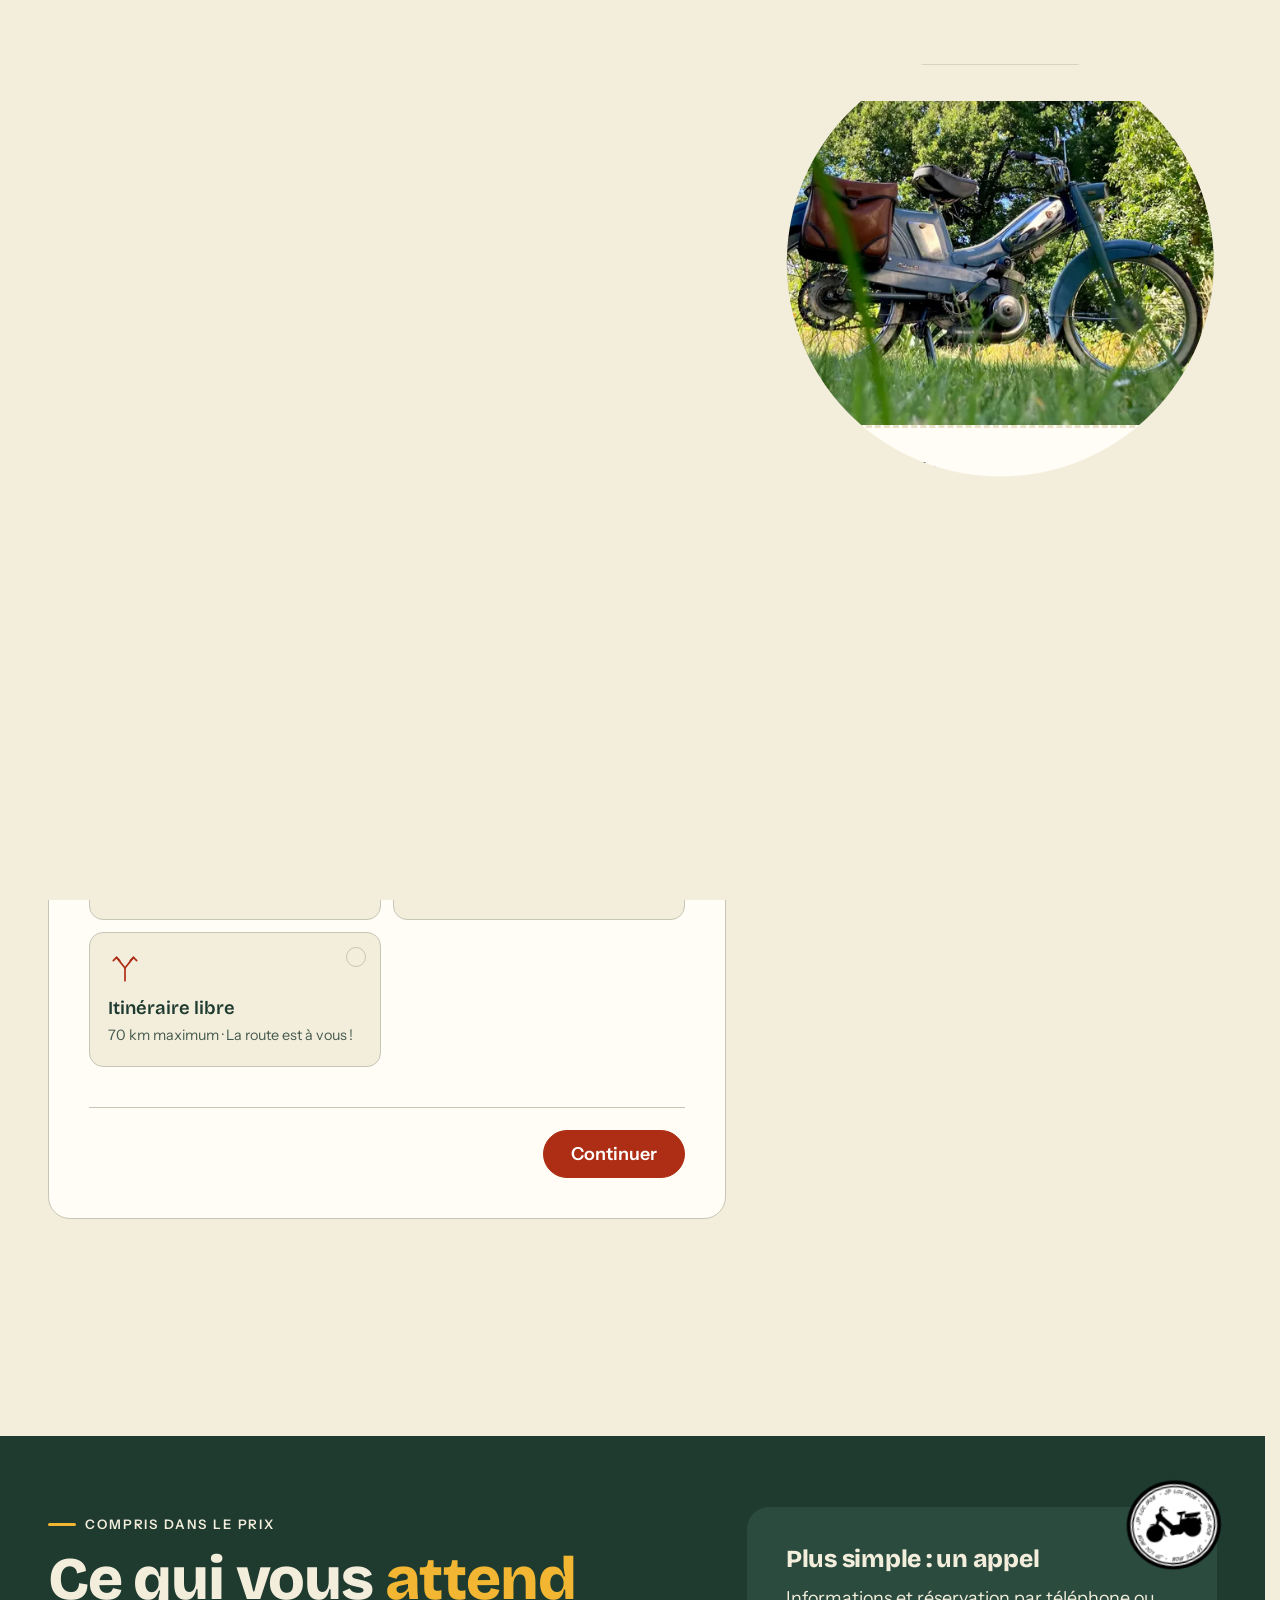
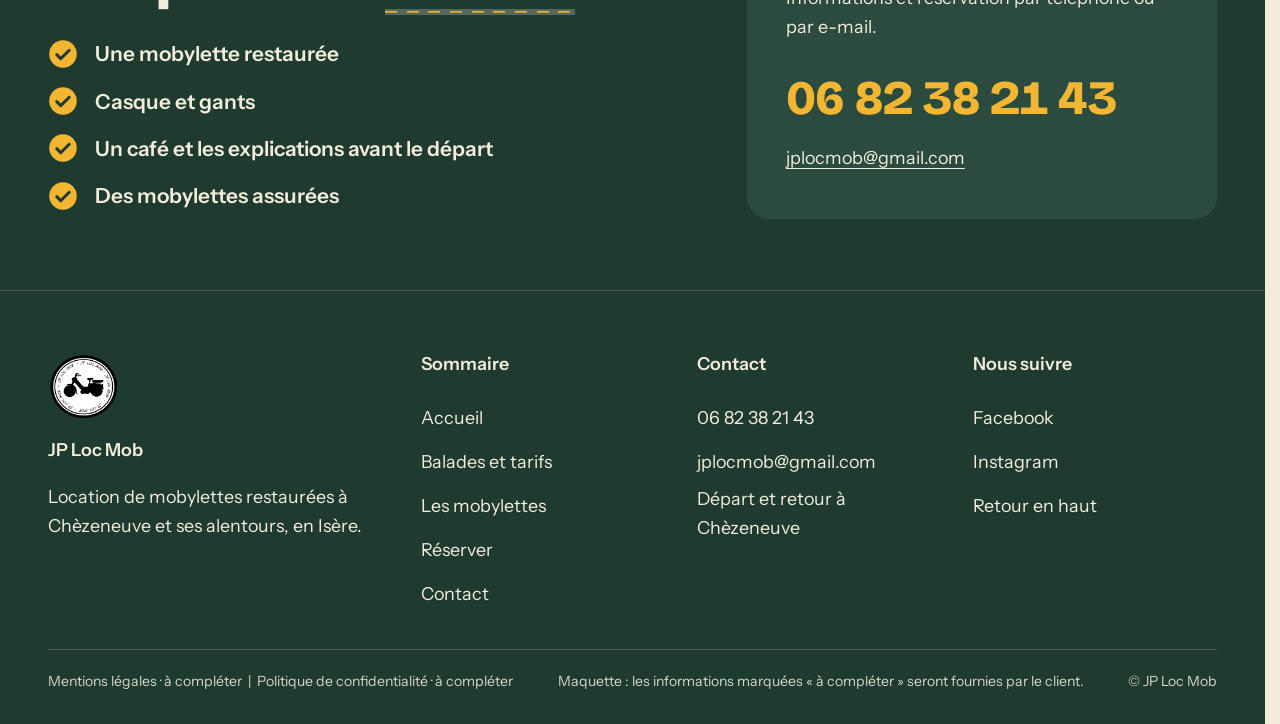
<file: reserver.html>
<!doctype html>
<html lang="fr" data-v="2" data-curseur>
<head>
<meta charset="utf-8">
<meta name="viewport" content="width=device-width, initial-scale=1, viewport-fit=cover">
<title>Réserver une balade : JP Loc Mob</title>
<meta name="description" content="Choisissez votre balade, votre formule et le nombre de mobylettes : la demande de réservation se prépare en quelques étapes.">
<meta name="robots" content="noindex, nofollow">
<link rel="canonical" href="https://jplocmob-maquette.vercel.app/reserver">
<style>:root{--fond:#F3EDDC;--texte:#1F3B30;--voile-fond:#1F3B30;--ouverture-fond:#F3EDDC;--menu-fond:#1F3B30}:root { --entete-h: 72px; --barres-h: 0px; } html { background: var(--fond); color: var(--texte); scrollbar-gutter: stable; } body { margin: 0; background: var(--fond); } html.js:not(.secours):not([data-arrivee="retour"]) [data-anime] { opacity: 0; } html.js:not(.secours):not([data-arrivee="retour"]) [data-anime].vu { opacity: 1; } [data-voile] { position: fixed; inset: 0; z-index: 900; background: var(--voile-fond); transform: translateY(100%); visibility: hidden; pointer-events: none; } html[data-arrivee="voile"]:not(.voile-leve):not(.secours) [data-voile] { transform: none; visibility: visible; } html.secours [data-voile] { visibility: hidden !important; } .ouverture-panneau { position: fixed; inset: 0; z-index: 850; display: none; place-content: center; justify-items: center; background: var(--ouverture-fond, var(--voile-fond)); color: var(--fond); text-align: center; } html.js[data-arrivee="intro"]:not(.secours):not(.intro-finie) .ouverture-panneau { display: grid; } html.defilement-bloque, html.defilement-bloque body, html.js[data-arrivee="intro"]:not(.secours):not(.intro-finie), html.js[data-arrivee="intro"]:not(.secours):not(.intro-finie) body, html[data-arrivee="voile"]:not(.voile-leve):not(.secours), html[data-arrivee="voile"]:not(.voile-leve):not(.secours) body { overflow: hidden; } html.js[data-arrivee="intro"]:not(.secours):not(.intro-finie) { background-color: var(--ouverture-fond, var(--voile-fond)); } html[data-arrivee="voile"]:not(.voile-leve):not(.secours) { background-color: var(--voile-fond); }</style>
<script>(function () {
var d = document.documentElement, ss = null, ls = null;
try { ss = window.sessionStorage; ls = window.localStorage; } catch (e) {}
d.classList.add('js');
var nav = performance.getEntriesByType ? performance.getEntriesByType('navigation')[0] : null;
var type = nav ? nav.type : 'navigate';
var depart = null;
try { depart = JSON.parse(ss.getItem('socle:depart') || 'null'); ss.removeItem('socle:depart'); } catch (e) {}
if (depart && !(Date.now() - depart.t < 15000)) depart = null;
var mode = type === 'back_forward' ? 'retour' : type === 'reload' ? 'intro' : depart ? 'voile' : 'intro';
d.setAttribute('data-arrivee', mode);
if (mode === 'voile' && depart.couleur) d.style.setProperty('--voile-fond', depart.couleur);
if (type === 'reload' && 'scrollRestoration' in history) {
history.scrollRestoration = 'manual';
}
try {
var choisie = ls && ls.getItem('socle:langue');
var langue = (d.lang || '').slice(0, 2);
if (choisie && choisie !== langue && type === 'navigate' && !depart) {
var alt = document.querySelector('link[rel="alternate"][hreflang="' + choisie + '"]');
if (alt) location.replace(new URL(alt.href).pathname + location.search + location.hash);
}
} catch (e) {}
setTimeout(function () { if (!d.classList.contains('demarre')) d.classList.add('secours'); }, 2000);
})();</script>
<link rel="preload" href="/assets/polices/bricolage-grotesque-800.woff2" as="font" type="font/woff2" crossorigin>
<link rel="preload" href="/assets/polices/instrument-sans-400.woff2" as="font" type="font/woff2" crossorigin>
<link rel="stylesheet" href="/assets/css/socle.css?v=2">
<link rel="stylesheet" href="/assets/css/modules.css?v=2">
<link rel="stylesheet" href="/assets/css/site.css?v=2">
<link rel="modulepreload" href="/assets/js/site.js?v=2">
<link rel="modulepreload" href="/assets/js/socle/index.js?v=2">
<script src="/assets/vendor/gsap.min.js" defer></script>
<script src="/assets/vendor/ScrollTrigger.min.js" defer></script>
<script src="/assets/vendor/SplitText.min.js" defer></script>
<script type="module" src="/assets/js/site.js?v=2"></script>
<meta name="theme-color" content="#F3EDDC">
<link rel="icon" href="/assets/images/favicon.png" type="image/png">
<link rel="apple-touch-icon" href="/assets/images/apple-touch-icon.png">
<meta property="og:type" content="website">
<meta property="og:site_name" content="JP Loc Mob">
<meta property="og:locale" content="fr_FR">
<meta property="og:title" content="Réserver une balade : JP Loc Mob">
<meta property="og:description" content="Choisissez votre balade, votre formule et le nombre de mobylettes : la demande de réservation se prépare en quelques étapes.">
<meta property="og:url" content="https://jplocmob-maquette.vercel.app/reserver">
<meta property="og:image" content="https://jplocmob-maquette.vercel.app/assets/partage/reserver-fr.jpg">
<meta property="og:image:width" content="1200">
<meta property="og:image:height" content="630">
<meta property="og:image:alt" content="Réserver une balade en mobylette avec JP Loc Mob">
<meta name="twitter:card" content="summary_large_image">
<script type="application/ld+json">{"@context":"https://schema.org","@type":"LocalBusiness","name":"JP Loc Mob","url":"https://jplocmob-maquette.vercel.app/","telephone":"+33682382143","email":"jplocmob@gmail.com","description":"Location de mobylettes restaurées et balades en Isère, à Chèzeneuve et ses alentours.","address":{"@type":"PostalAddress","addressLocality":"Chèzeneuve","addressRegion":"Isère","addressCountry":"FR"},"priceRange":"50 € à 70 €","sameAs":["https://www.facebook.com/profile.php?id=61550602001718","https://www.instagram.com/jp_loc_mob/"]}</script>
</head>
<body id="haut">
<div data-voile data-forme="iris" aria-hidden="true"><div class="voile-contenu"><img src="/assets/images/logo-240.png" alt="" width="88" height="88"><span data-voile-libelle>Réserver</span></div></div>
<div class="ouverture-panneau" data-ouverture aria-hidden="true">
  <svg class="ouverture-route" viewBox="0 0 1440 240" preserveAspectRatio="none"><path class="ouverture-route-bord" pathLength="1" d="M-20 150 C 220 40 420 230 720 120 S 1200 30 1460 130"/><path class="ouverture-route-ligne" pathLength="1" d="M-20 150 C 220 40 420 230 720 120 S 1200 30 1460 130"/></svg>
  <span class="ouverture-encre"></span>
  <img class="ouverture-logo" src="/assets/images/logo-240.png" alt="" width="132" height="132" data-ouverture-objet>
  <p class="ouverture-ligne">Location de mobylettes en Isère</p>
</div>
<a class="evitement" href="#contenu">Aller au contenu</a>
<header data-entete>
  <div class="entete-rangee">
    <a class="entete-logo" href="/" data-libelle="Accueil">
      <img src="/assets/images/logo-240.png" alt="" width="46" height="46"><span>JP Loc Mob</span>
    </a>
    <nav data-nav aria-label="Navigation principale">
      <ul><li><a href="/balades-et-tarifs" data-libelle="Balades et tarifs">Balades et tarifs</a></li><li><a href="/les-mobylettes" data-libelle="Les mobylettes">Les mobylettes</a></li><li><a href="/contact" data-libelle="Contact">Contact</a></li></ul>
    </nav>
    <div class="entete-actions">
      <a class="bouton" href="/reserver" data-libelle="Réserver">Réserver</a>
      <button type="button" data-menu-bouton aria-controls="menu" aria-expanded="false" data-libelle-ouvrir="Menu" data-libelle-fermer="Fermer"><span data-libelle-bouton>Menu</span></button>
      <a class="menu-sansjs" href="#menu" data-menu-lien>Menu</a>
    </div>
  </div>
</header>
<script>/* Avant le premier affichage : rangées de la navigation (même règle que ajusterNav dans assets/js/socle/entete.js)
   et hauteur réelle de l'en-tête, pour que rien ne saute quand le JavaScript du site prend la main. */
(function () {
  var h = document.documentElement, u = document.querySelector('[data-nav] ul'), e = document.querySelector('[data-entete]');
  if (u) {
    var deborde = function () { return u.scrollWidth > u.clientWidth + 1; }, c = deborde();
    if (c && window.matchMedia('(min-width: 900px)').matches) {
      h.classList.add('nav-deux-rangees'); c = deborde();
      if (c) { h.classList.add('nav-deux-lignes'); var a = u.querySelector('a'); c = !a || u.getBoundingClientRect().height > a.getBoundingClientRect().height * 2.5; }
      if (c) h.classList.remove('nav-deux-rangees', 'nav-deux-lignes');
    }
    if (c) h.classList.add('nav-compacte');
  }
  if (e) h.style.setProperty('--entete-h', Math.round(e.getBoundingClientRect().height) + 'px');
})();</script>
<span id="menu-ferme" aria-hidden="true"></span>
<div id="menu" data-menu role="dialog" aria-modal="true" aria-label="Menu">
  <p class="menu-sansjs-fermer"><a href="#menu-ferme">Fermer</a></p>
  <ul><li style="--i:0"><a href="/" class="menu-lien" data-libelle="Accueil">Accueil</a></li><li style="--i:1"><a href="/balades-et-tarifs" class="menu-lien" data-libelle="Balades et tarifs">Balades et tarifs</a></li><li style="--i:2"><a href="/les-mobylettes" class="menu-lien" data-libelle="Les mobylettes">Les mobylettes</a></li><li style="--i:3"><a href="/reserver" class="menu-lien" data-libelle="Réserver" aria-current="page">Réserver</a></li><li style="--i:4"><a href="/contact" class="menu-lien" data-libelle="Contact">Contact</a></li></ul>
  <p><a class="bouton" href="tel:+33682382143">Appeler 06 82 38 21 43</a></p>
</div>
<main id="contenu" tabindex="-1">
<section class="reserver" id="debut">
  <div class="conteneur reserver-grille">
    <div class="reserver-principal">
      <div class="reserver-tete">
  <p class="surtitre" data-entree>Réserver</p>
  <h1 class="tete-titre " data-anime="gsap"><span class="ligne-masque"><span class="tete-ligne">Votre balade, <em>en quatre étapes</em></span></span></h1>
  <p class="tete-intro" data-entree>Préparez votre demande ici, ou appelez directement.</p>
  <p class="tete-actions" data-entree>
    <a class="bouton" href="tel:+33682382143" data-action-principale data-survol="magnetique">Appeler 06 82 38 21 43</a>
    <a class="bouton bouton--contour" href="mailto:jplocmob@gmail.com">jplocmob@gmail.com</a>
  </p>
  <p class="hero-info" data-info-cle data-entree><span class="pastille" aria-hidden="true"></span>Maquette : la demande est simulée, rien n&#39;est envoyé</p>
</div>
      <div class="fpe" data-module="formulaire-par-etapes" id="demande" data-mailto="jplocmob@gmail.com" data-sujet="Demande de réservation">
        <div class="fpe__carton">
          <form class="fpe__form" action="#" method="post" novalidate>
            <div class="fpe__progression">
              <ol class="fpe__reperes" aria-label="Progression"></ol>
              <div class="fpe__barre" aria-hidden="true"><span></span></div>
              <p class="fpe__etat" aria-live="polite"></p>
            </div>
            <fieldset class="fpe__etape" data-etape="Balade">
              <legend class="fpe__legende"><h2 class="fpe__titre">Quelle balade vous tente ?</h2></legend>
              <div class="fpe__groupe fpe__cartes" data-libelle="Balade">
                <label class="fpe__carte"><input type="radio" name="balade" value="fallavier" required><svg class="fpe__icone" viewBox="0 0 32 32" aria-hidden="true"><path d="M6 26V12l3-2V6h3v3l4-3 4 3V6h3v4l3 2v14z"/><path d="M13 26v-6a3 3 0 0 1 6 0v6"/></svg><span class="fpe__carte-titre">Balade Fallavier</span><span class="fpe__carte-texte">37 km · Un château, un étang, des daims</span></label>
                <label class="fpe__carte"><input type="radio" name="balade" value="cremieu"><svg class="fpe__icone" viewBox="0 0 32 32" aria-hidden="true"><path d="M4 26V10h4v4h4v-4h4v4h4v-4h4v4h4v12z"/><path d="M14 26v-5a2 2 0 0 1 4 0v5"/></svg><span class="fpe__carte-titre">Village des brocanteurs et Crémieu</span><span class="fpe__carte-texte">63 km · Des trouvailles, puis des remparts</span></label>
                <label class="fpe__carte"><input type="radio" name="balade" value="libre"><svg class="fpe__icone" viewBox="0 0 32 32" aria-hidden="true"><path d="M16 28V16"/><path d="M16 16 8 6M16 16l8-10"/><path d="M5 9l3-3 3 3M21 9l3-3 3 3"/></svg><span class="fpe__carte-titre">Itinéraire libre</span><span class="fpe__carte-texte">70 km maximum · La route est à vous !</span></label>
              </div>
            </fieldset>
            <fieldset class="fpe__etape" data-etape="Formule">
              <legend class="fpe__legende"><h2 class="fpe__titre">Pour combien de temps ?</h2></legend>
              <div class="fpe__groupe fpe__cartes" data-libelle="Formule">
                <label class="fpe__carte" data-formule="demi"><input type="radio" name="formule" value="demi" required><svg class="fpe__icone" viewBox="0 0 32 32" aria-hidden="true"><circle cx="16" cy="16" r="11"/><path d="M16 5a11 11 0 0 1 0 22z" fill="currentColor"/></svg><span class="fpe__carte-titre">Demi-journée · <span data-prix>50 €</span></span><span class="fpe__carte-texte">8 h 30 – 12 h 30 ou 14 h 30 – 18 h</span></label>
                <label class="fpe__carte" data-formule="mi"><input type="radio" name="formule" value="mi"><svg class="fpe__icone" viewBox="0 0 32 32" aria-hidden="true"><circle cx="16" cy="16" r="11"/><path d="M16 9v7l5 3"/></svg><span class="fpe__carte-titre">Mi-journée · <span data-prix>60 €</span></span><span class="fpe__carte-texte">10 h – 16 h</span></label>
                <label class="fpe__carte" data-formule="journee"><input type="radio" name="formule" value="journee"><svg class="fpe__icone" viewBox="0 0 32 32" aria-hidden="true"><circle cx="16" cy="16" r="6"/><path d="M16 3v4M16 25v4M3 16h4M25 16h4M7 7l3 3M22 22l3 3M25 7l-3 3M10 22l-3 3"/></svg><span class="fpe__carte-titre">Journée · <span data-prix>70 €</span></span><span class="fpe__carte-texte">9 h – 18 h</span></label>
              </div>
              <p class="fpe__aide" data-note-demi>La demi-journée est proposée avec l&#39;itinéraire libre.</p>
            </fieldset>
            <fieldset class="fpe__etape" data-etape="Groupe">
              <legend class="fpe__legende"><h2 class="fpe__titre">Combien de mobylettes, et quand ?</h2></legend>
              <div class="fpe__grille">
                <div class="fpe__champ"><label for="res-mobylettes">Nombre de mobylettes <i aria-hidden="true">*</i> <small>de 1 à 5</small></label><input id="res-mobylettes" name="mobylettes" type="number" min="1" max="5" step="1" value="2" inputmode="numeric" required></div>
                <div class="fpe__champ"><label for="res-date">Date souhaitée</label><input id="res-date" name="date" type="date"></div>
              </div>
              <div class="fpe__champ"><label for="res-message">Un mot pour nous (facultatif)</label><textarea id="res-message" name="message" rows="3"></textarea></div>
            </fieldset>
            <fieldset class="fpe__etape" data-etape="Contact">
              <legend class="fpe__legende"><h2 class="fpe__titre">Comment vous joindre ?</h2></legend>
              <div class="fpe__grille">
                <div class="fpe__champ"><label for="res-prenom">Prénom <i aria-hidden="true">*</i></label><input id="res-prenom" name="prenom" autocomplete="given-name" required></div>
                <div class="fpe__champ"><label for="res-nom">Nom <i aria-hidden="true">*</i></label><input id="res-nom" name="nom" autocomplete="family-name" required></div>
                <div class="fpe__champ"><label for="res-email">E-mail <i aria-hidden="true">*</i></label><input id="res-email" name="email" type="email" autocomplete="email" required></div>
                <div class="fpe__champ"><label for="res-tel">Téléphone <i aria-hidden="true">*</i></label><input id="res-tel" name="tel" type="tel" inputmode="tel" autocomplete="tel" pattern="[0-9 +().\-]{8,20}" required></div>
              </div>
              <label class="fpe__case"><input type="checkbox" name="majeur" value="oui" required data-libelle="Plus de 18 ans"><span class="fpe__choix-texte">Je confirme que chaque conducteur a plus de 18 ans. <i aria-hidden="true">*</i></span></label>
              <label class="fpe__case"><input type="checkbox" name="accord" value="oui" required data-libelle="Accord" data-hors-recap><span class="fpe__choix-texte">J&#39;accepte que ces informations servent uniquement à répondre à ma demande. <i aria-hidden="true">*</i></span></label>
              <p class="fpe__aide">Vos informations ne servent qu&#39;à répondre à cette demande. Politique de confidentialité : à compléter. Les champs marqués d&#39;un astérisque sont obligatoires.</p>
            </fieldset>
            <fieldset class="fpe__etape" data-etape="Résumé" data-recap>
              <legend class="fpe__legende"><h2 class="fpe__titre">Tout est juste ?</h2></legend>
              <div class="fpe__recap"><p>Le récapitulatif de vos réponses s&#39;affiche ici.</p></div>
            </fieldset>
            <div class="fpe__nav">
              <button class="fpe__bouton fpe__bouton--ligne" type="button" data-precedent>Retour</button>
              <button class="fpe__bouton" type="button" data-suivant data-retour="Revenir au récapitulatif">Continuer</button>
              <button class="fpe__bouton" type="submit">Envoyer la demande</button>
            </div>
          </form>
          <div class="fpe__fin" hidden>
            <svg class="fpe__coche" viewBox="0 0 64 64" aria-hidden="true"><circle cx="32" cy="32" r="28"/><path d="M20 33l8 8 16-17"/></svg>
            <h2>Merci, votre demande est prête.</h2>
            <p data-resume></p>
            <p>Maquette : rien n&#39;a été envoyé. Sur le site en ligne, la demande partirait chez JP Loc Mob, qui vous répondrait par téléphone ou par e-mail.</p>
            <div class="fpe__fin-actions">
              <a class="fpe__bouton" href="mailto:jplocmob@gmail.com" data-mailto hidden>Envoyer par e-mail</a>
              <button class="fpe__bouton fpe__bouton--ligne" type="button" data-recommencer>Nouvelle demande</button>
            </div>
          </div>
        </div>
      </div>
    </div>
    <aside class="reserver-cote" aria-label="Bon de sortie">
      <figure class="media reserver-media masque-ecran-tres-bas" data-fx="parallaxe" data-fx-force="6" data-iris-centre style="--cadrage:50% 68%">
  <picture>
    <img src="/assets/images/mob-bleue-herbe-1280.webp" srcset="/assets/images/mob-bleue-herbe-640.webp 640w, /assets/images/mob-bleue-herbe-960.webp 960w, /assets/images/mob-bleue-herbe-1280.webp 1280w" sizes="(max-width: 760px) 100vw, 34vw" alt="Mobylette bleue à sacoche dans un pré, sous un ciel bleu" width="1280" height="1707" fetchpriority="high" loading="eager" decoding="async">
  </picture>
</figure>
      <div class="ticket bon" data-bon data-grille="retour">
        <script type="application/json" class="bon-donnees">{"caution":600,"formules":{"demi":{"nom":"Demi-journée","prix":50},"mi":{"nom":"Mi-journée","prix":60},"journee":{"nom":"Journée","prix":70}},"balades":{"fallavier":{"nom":"Balade Fallavier","formules":["mi","journee"]},"cremieu":{"nom":"Village des brocanteurs et Crémieu","formules":["mi","journee"]},"libre":{"nom":"Itinéraire libre","formules":["demi","mi","journee"]}}}</script>
        <p class="bon-titre">Bon de sortie</p>
        <dl class="bon-lignes">
          <div><dt>Balade</dt><dd data-bon-balade>à choisir</dd></div>
          <div><dt>Formule</dt><dd data-bon-formule>à choisir</dd></div>
          <div><dt>Mobylettes</dt><dd class="chiffres" data-bon-mobs>2</dd></div>
        </dl>
        <p class="rang-mobs" data-rang-mobs data-visuel aria-hidden="true"><span class="rang-mob est-la"><svg viewBox="0 0 44 30" aria-hidden="true"><g fill="none" stroke="#1F3B30" stroke-width="2.6" stroke-linecap="round" stroke-linejoin="round"><circle cx="9" cy="21" r="6.5" fill="#F3EDDC"/><circle cx="35" cy="21" r="6.5" fill="#F3EDDC"/><path d="M9 21 16 8h13l6 13M16 8l-3-5H9M29 8l2.4-6h4.4"/></g><path d="M17 5.6h9" stroke="#1F3B30" stroke-width="5" stroke-linecap="round"/><path d="M15 12h13l3 6H17z" fill="#C93A1E" stroke="#1F3B30" stroke-width="2" stroke-linejoin="round"/></svg></span><span class="rang-mob est-la"><svg viewBox="0 0 44 30" aria-hidden="true"><g fill="none" stroke="#1F3B30" stroke-width="2.6" stroke-linecap="round" stroke-linejoin="round"><circle cx="9" cy="21" r="6.5" fill="#F3EDDC"/><circle cx="35" cy="21" r="6.5" fill="#F3EDDC"/><path d="M9 21 16 8h13l6 13M16 8l-3-5H9M29 8l2.4-6h4.4"/></g><path d="M17 5.6h9" stroke="#1F3B30" stroke-width="5" stroke-linecap="round"/><path d="M15 12h13l3 6H17z" fill="#C93A1E" stroke="#1F3B30" stroke-width="2" stroke-linejoin="round"/></svg></span><span class="rang-mob"><svg viewBox="0 0 44 30" aria-hidden="true"><g fill="none" stroke="#1F3B30" stroke-width="2.6" stroke-linecap="round" stroke-linejoin="round"><circle cx="9" cy="21" r="6.5" fill="#F3EDDC"/><circle cx="35" cy="21" r="6.5" fill="#F3EDDC"/><path d="M9 21 16 8h13l6 13M16 8l-3-5H9M29 8l2.4-6h4.4"/></g><path d="M17 5.6h9" stroke="#1F3B30" stroke-width="5" stroke-linecap="round"/><path d="M15 12h13l3 6H17z" fill="#C93A1E" stroke="#1F3B30" stroke-width="2" stroke-linejoin="round"/></svg></span><span class="rang-mob"><svg viewBox="0 0 44 30" aria-hidden="true"><g fill="none" stroke="#1F3B30" stroke-width="2.6" stroke-linecap="round" stroke-linejoin="round"><circle cx="9" cy="21" r="6.5" fill="#F3EDDC"/><circle cx="35" cy="21" r="6.5" fill="#F3EDDC"/><path d="M9 21 16 8h13l6 13M16 8l-3-5H9M29 8l2.4-6h4.4"/></g><path d="M17 5.6h9" stroke="#1F3B30" stroke-width="5" stroke-linecap="round"/><path d="M15 12h13l3 6H17z" fill="#C93A1E" stroke="#1F3B30" stroke-width="2" stroke-linejoin="round"/></svg></span><span class="rang-mob"><svg viewBox="0 0 44 30" aria-hidden="true"><g fill="none" stroke="#1F3B30" stroke-width="2.6" stroke-linecap="round" stroke-linejoin="round"><circle cx="9" cy="21" r="6.5" fill="#F3EDDC"/><circle cx="35" cy="21" r="6.5" fill="#F3EDDC"/><path d="M9 21 16 8h13l6 13M16 8l-3-5H9M29 8l2.4-6h4.4"/></g><path d="M17 5.6h9" stroke="#1F3B30" stroke-width="5" stroke-linecap="round"/><path d="M15 12h13l3 6H17z" fill="#C93A1E" stroke="#1F3B30" stroke-width="2" stroke-linejoin="round"/></svg></span></p>
        <p class="bon-total"><span>Total estimé</span><strong class="chiffres" data-bon-total data-prix data-vide>—</strong></p>
        <p class="bon-caution"><span>Caution</span><span class="chiffres" data-bon-caution>1200 €</span></p>
        <p class="bon-note">Prix par mobylette, à confirmer à la réservation.</p>
        <img class="bon-tampon" src="/assets/images/logo-240.png" alt="" width="96" height="96" loading="lazy" data-bon-tampon>
      </div>
    </aside>
  </div>
</section>
<svg class="route route--papier route--jonction" viewBox="0 0 1440 120" preserveAspectRatio="none" aria-hidden="true" data-effet="route" data-grille="fil" data-visuel>
  <mask id="route-12" maskUnits="userSpaceOnUse" x="-40" y="-40" width="1520" height="200"><path class="route-masque" d="M-20 78 C 180 10 380 120 640 60 S 1080 0 1460 70" pathLength="1" fill="none" stroke="#fff" stroke-width="40"/></mask>
  <g mask="url(#route-12)"><path class="route-bord" d="M-20 78 C 180 10 380 120 640 60 S 1080 0 1460 70" fill="none"/><path class="route-ligne" d="M-20 78 C 180 10 380 120 640 60 S 1080 0 1460 70" fill="none"/></g>
</svg>
<section class="section sombre compris" id="compris">
  <div class="conteneur compris-grille">
    <div>
      <p class="surtitre" data-anime>Compris dans le prix</p>
      <h2 class="titre " data-anime="lignes">Ce qui vous <em>attend</em></h2>
      <ul class="compris-liste" data-anime="cascade"><li><svg viewBox="0 0 24 24" aria-hidden="true"><circle cx="12" cy="12" r="11"/><path d="M7 12.5l3.2 3.2L17 9"/></svg>Une mobylette restaurée</li><li><svg viewBox="0 0 24 24" aria-hidden="true"><circle cx="12" cy="12" r="11"/><path d="M7 12.5l3.2 3.2L17 9"/></svg>Casque et gants</li><li><svg viewBox="0 0 24 24" aria-hidden="true"><circle cx="12" cy="12" r="11"/><path d="M7 12.5l3.2 3.2L17 9"/></svg>Un café et les explications avant le départ</li><li><svg viewBox="0 0 24 24" aria-hidden="true"><circle cx="12" cy="12" r="11"/><path d="M7 12.5l3.2 3.2L17 9"/></svg>Des mobylettes assurées</li></ul>
    </div>
    <div class="compris-appel" data-anime>
      <img class="compris-tampon" src="/assets/images/logo-240.png" alt="" width="110" height="110" loading="lazy" data-effet="tampon" data-tampon>
      <h3>Plus simple : un appel</h3>
      <p>Informations et réservation par téléphone ou par e-mail.</p>
      <p class="compris-numero"><a class="chiffres" href="tel:+33682382143">06 82 38 21 43</a></p>
      <p><a href="mailto:jplocmob@gmail.com">jplocmob@gmail.com</a></p>
    </div>
  </div>
</section>
</main>
<footer class="pied" id="pied">
  <div class="conteneur pied-grille">
    <div class="pied-marque">
      <img src="/assets/images/logo-240.png" alt="" width="72" height="72" loading="lazy">
      <p><strong>JP Loc Mob</strong></p>
      <p>Location de mobylettes restaurées à Chèzeneuve et ses alentours, en Isère.</p>
    </div>
    <nav aria-label="Sommaire">
      <p><strong>Sommaire</strong></p>
      <ul><li><a href="/" data-libelle="Accueil">Accueil</a></li><li><a href="/balades-et-tarifs" data-libelle="Balades et tarifs">Balades et tarifs</a></li><li><a href="/les-mobylettes" data-libelle="Les mobylettes">Les mobylettes</a></li><li><a href="/reserver" data-libelle="Réserver" aria-current="page">Réserver</a></li><li><a href="/contact" data-libelle="Contact">Contact</a></li></ul>
    </nav>
    <div>
      <p><strong>Contact</strong></p>
      <ul>
        <li><a href="tel:+33682382143">06 82 38 21 43</a></li>
        <li><a href="mailto:jplocmob@gmail.com">jplocmob@gmail.com</a></li>
        <li><span class="pied-texte">Départ et retour à Chèzeneuve</span></li>
      </ul>
    </div>
    <div>
      <p><strong>Nous suivre</strong></p>
      <ul>
        <li><a href="https://www.facebook.com/profile.php?id=61550602001718" target="_blank" rel="noopener">Facebook<span class="visuellement-cache"> (nouvel onglet)</span></a></li>
        <li><a href="https://www.instagram.com/jp_loc_mob/" target="_blank" rel="noopener">Instagram<span class="visuellement-cache"> (nouvel onglet)</span></a></li>
        <li><a href="#haut" data-sans-transition>Retour en haut</a></li>
      </ul>
    </div>
  </div>
  <div class="conteneur pied-bas">
    <p>Mentions légales · à compléter<span aria-hidden="true"> &nbsp;|&nbsp; </span><br class="pied-saut">Politique de confidentialité · à compléter</p>
    <p>Maquette : les informations marquées « à compléter » seront fournies par le client.</p>
    <p>© JP Loc Mob</p>
  </div>
</footer>
<div data-barre-fixe>
  <a class="bouton bouton--contour" href="tel:+33682382143">Appeler</a>
  <a class="bouton" href="/reserver" data-libelle="Réserver">Réserver</a>
</div>
</body>
</html>
</file>
<file: assets/css/socle.css>
/* Socle : règles communes à toutes les maquettes. Le style du projet va dans site.css.
   Les couleurs et polices du projet se règlent par les variables ci-dessous (redéfinies dans site.css). */
:root {
  --police-titres: Georgia, 'Times New Roman', serif;
  --police-texte: system-ui, -apple-system, 'Segoe UI', Roboto, sans-serif;
  --accent: #b3361f;
  --texte-doux: color-mix(in srgb, var(--texte) 78%, var(--fond));
  --ligne: color-mix(in srgb, var(--texte) 18%, var(--fond));
  --gouttiere: clamp(16px, 4vw, 48px);
  --largeur: 1240px;
  --rayon: 6px;
  --duree: .7s;
  --courbe: cubic-bezier(.22, 1, .36, 1);
}

*, *::before, *::after { box-sizing: border-box; }
html { -webkit-text-size-adjust: 100%; text-size-adjust: 100%; }
body {
  font-family: var(--police-texte); font-size: clamp(1rem, .96rem + .2vw, 1.125rem); line-height: 1.6;
  padding-bottom: var(--barres-h); overflow-x: clip;
}
img, picture, video, canvas, svg { display: block; max-width: 100%; }
img, video { height: auto; }
h1, h2, h3, h4 { font-family: var(--police-titres); line-height: 1.08; margin: 0 0 .5em; text-wrap: balance; font-weight: 600; }
p, li, dd, figcaption { text-wrap: pretty; }
p { margin: 0 0 1em; }
a { color: inherit; }
a[href^="mailto:"] { overflow-wrap: anywhere; }
button, input, select, textarea { font: inherit; color: inherit; }
button { cursor: pointer; }
:where(a, button, input, select, textarea, summary, [tabindex]) { -webkit-tap-highlight-color: transparent; }
:focus { outline: none; }
:focus-visible { outline: 3px solid var(--accent); outline-offset: 3px; border-radius: 2px; }
[id] { scroll-margin-top: calc(var(--entete-h) + 12px); scroll-margin-bottom: calc(var(--barres-h) + 12px); }
/* Lien profond vers une scène qui cache l'en-tête : elle arrive tout en haut de l'écran (comme aller() du socle). */
html.js:not(.secours) :is([data-entete-cache], [data-entete-cache] [id], [data-fx="plein-ecran"], [data-fx="plein-ecran"] [id]) { scroll-margin-top: 0; }
[hidden] { display: none !important; }

.visuellement-cache {
  position: absolute !important; width: 1px; height: 1px; padding: 0; margin: -1px;
  overflow: hidden; clip: rect(0 0 0 0); white-space: nowrap; border: 0;
}
.evitement {
  position: fixed; left: 12px; top: 12px; z-index: 1000; padding: 12px 16px; background: var(--texte); color: var(--fond);
  transform: translateY(-160%); text-decoration: none;
}
.evitement:focus-visible { transform: none; }
.conteneur { width: min(100% - 2 * var(--gouttiere), var(--largeur)); margin-inline: auto; }
.chiffres { font-variant-numeric: tabular-nums; }

/* Boutons : zones tactiles d'au moins 44 px. */
.bouton {
  display: inline-flex; align-items: center; justify-content: center; gap: .5em;
  min-height: 48px; min-width: 44px; padding: .7em 1.4em; border-radius: 999px;
  background: var(--accent); color: var(--fond); text-decoration: none; font-weight: 600; border: 0;
  line-height: 1.2; text-align: center;
}
.bouton--contour { background: transparent; color: inherit; box-shadow: inset 0 0 0 2px currentColor; }
.bouton[disabled] { opacity: .55; cursor: not-allowed; }

/* Apparitions : cachées par le style critique jusqu'à .vu, jamais recachées. */
html.js:not(.secours):not([data-arrivee="retour"]) [data-anime]:not([data-anime="gsap"]) {
  transform: translate3d(0, 1.2rem, 0);
  transition: opacity var(--duree) var(--courbe) var(--delai, 0s), transform var(--duree) var(--courbe) var(--delai, 0s);
}
html.js:not(.secours):not([data-arrivee="retour"]) [data-anime]:not([data-anime="gsap"]).vu { transform: none; }

/* Bibliothèque d'effets (effets.js). Apparitions : le bloc lui-même ne glisse pas, ce sont ses parties qui arrivent.
   Mêmes conditions que les apparitions : en secours, au retour et sans JavaScript, état final direct.
   Les transitions ne valent que pendant l'arrivée (.fx-fini ensuite) : celles du projet reprennent la main. */
html.js:not(.secours):not([data-arrivee="retour"]) :is([data-anime="lignes"], [data-anime="mots"], [data-anime="lettres"], [data-anime="cascade"]):not([data-anime="gsap"]) {
  transform: none; transition: opacity .25s linear var(--delai, 0s);
}
/* Masques des lignes : découpe par clip-path, débordante en haut et sur les côtés (accents), un peu en bas (jambages),
   au lieu d'un overflow et de marges : la mise en page ne change pas d'un pixel pendant la découpe. La ligne part
   d'assez bas (135 %) pour rester invisible malgré le débord du bas. */
.fx-ligne-mask { overflow: visible !important; clip-path: inset(-.4em -.6em -.2em -.6em); }
html.js:not(.secours):not([data-arrivee="retour"]) [data-anime="lignes"] .fx-ligne {
  transform: translate3d(0, 135%, 0); transition: transform 1s var(--courbe) calc(var(--delai, 0s) + var(--i, 0) * 90ms);
}
html.js:not(.secours):not([data-arrivee="retour"]) [data-anime="lignes"].vu .fx-ligne { transform: none; }
html.js:not(.secours):not([data-arrivee="retour"]) [data-anime="mots"] .fx-mot {
  opacity: 0; transform: translate3d(0, .5em, 0);
  transition: opacity .6s var(--courbe) calc(var(--delai, 0s) + var(--i, 0) * 35ms), transform .7s var(--courbe) calc(var(--delai, 0s) + var(--i, 0) * 35ms);
}
html.js:not(.secours):not([data-arrivee="retour"]) [data-anime="mots"].vu .fx-mot { opacity: 1; transform: none; }
/* Lettres : chaque mot reste d'un bloc (jamais coupé en fin de ligne), les lettres basculent en place. */
[data-anime="lettres"] :is(.fx-mot-l, .fx-lettre) { display: inline-block; }
html.js:not(.secours):not([data-arrivee="retour"]) [data-anime="lettres"] .fx-lettre {
  opacity: 0; transform: translate3d(0, .55em, 0) rotate(12deg); transform-origin: 0 100%;
  transition: opacity .5s var(--courbe) calc(var(--delai, 0s) + var(--i, 0) * 18ms), transform .8s var(--courbe) calc(var(--delai, 0s) + var(--i, 0) * 18ms);
}
html.js:not(.secours):not([data-arrivee="retour"]) [data-anime="lettres"].vu .fx-lettre { opacity: 1; transform: none; }
html.js:not(.secours):not([data-arrivee="retour"]) [data-anime="cascade"] > * { opacity: 0; transform: translate3d(0, 1.8rem, 0); }
html.js:not(.secours):not([data-arrivee="retour"]) [data-anime="cascade"]:not(.fx-fini) > * {
  transition: opacity .7s var(--courbe) calc(var(--delai, 0s) + var(--i, 0) * 80ms), transform .9s var(--courbe) calc(var(--delai, 0s) + var(--i, 0) * 80ms);
}
html.js:not(.secours):not([data-arrivee="retour"]) [data-anime="cascade"].vu > * { opacity: 1; transform: none; }
/* Rideau : règle aussi précise que celle des apparitions (sinon sa transition de découpe serait écrasée). */
html.js:not(.secours):not([data-arrivee="retour"]) [data-anime="rideau"]:not([data-anime="gsap"]) {
  transform: none; clip-path: inset(0 0 100% 0);
}
html.js:not(.secours):not([data-arrivee="retour"]) [data-anime="rideau"]:not([data-anime="gsap"]):not(.fx-fini) {
  transition: opacity .25s linear var(--delai, 0s), clip-path 1.2s cubic-bezier(.77, 0, .18, 1) var(--delai, 0s);
}
html.js:not(.secours):not([data-arrivee="retour"]) [data-anime="rideau"]:not([data-anime="gsap"]).vu { clip-path: inset(0 0 0 0); }
html.js:not(.secours):not([data-arrivee="retour"]) [data-anime="rideau"]:not([data-fx]) > :is(picture, video) { transform: scale(1.14); }
html.js:not(.secours):not([data-arrivee="retour"]) [data-anime="rideau"]:not([data-fx]):not(.fx-fini) > :is(picture, video) { transition: transform 1.6s var(--courbe) var(--delai, 0s); }
html.js:not(.secours):not([data-arrivee="retour"]) [data-anime="rideau"].vu:not([data-fx]) > :is(picture, video) { transform: none; }
/* Effets liés au défilement : l'image déplacée par GSAP n'a aucune transition CSS (une seule source par propriété). */
[data-fx="parallaxe"] > :is(picture, video, img), [data-fx="zoom"] > :is(picture, video, img) { transition: none; }
/* WebGL « onde » : le canvas, calé sur l'image, n'est visible que pendant le mouvement ; au repos, l'image d'origine, nette. */
[data-fx="onde"] { position: relative; }
.fx-onde { position: absolute; left: 0; top: 0; width: 100%; height: 100%; pointer-events: none; opacity: 0; transition: opacity .3s linear; }
.fx-onde--actif { opacity: 1; transition-duration: .12s; }
/* Image qui s'ouvre en plein écran : section haute, cadre collant en haut de l'écran (sticky, pas d'épinglage GSAP).
   En secours et sans JavaScript : image entière dans une section normale (règles [data-collant]). */
html.js:not(.secours) [data-fx="plein-ecran"] { position: relative; height: var(--fx-longueur, 260svh); }
html.js:not(.secours) [data-fx="plein-ecran"] > [data-collant] { position: sticky; top: 0; height: 100vh; height: 100svh; overflow: hidden; }
[data-fx="plein-ecran"] > [data-collant] > .media, [data-fx="plein-ecran"] [data-fx-cible] { width: 100%; height: 100%; border-radius: 0; }
:is(html.secours, html:not(.js)) [data-fx="plein-ecran"] [data-fx-cible] { height: 100svh; }
/* Mots géants : la rangée garde sa largeur (mots répétés au besoin) et ne sort jamais de son bandeau.
   En secours et sans JavaScript, les mots passent à la ligne : rien n'est coupé. */
[data-fx="mots-geants"] { overflow: hidden; overflow: clip; }
[data-fx="mots-geants"] [data-fx-rangee] { width: max-content; white-space: nowrap; margin: 0; }
:is(html.secours, html:not(.js)) [data-fx="mots-geants"] { overflow: visible; }
:is(html.secours, html:not(.js)) [data-fx="mots-geants"] [data-fx-rangee] { width: auto; white-space: normal; line-height: 1.2; }
/* Inclinaison selon la vitesse : GSAP seul tient la transformation (pas de transition CSS sur transform). */
[data-fx="vitesse"], [data-fx="mots-geants"] [data-fx-rangee] { transition-property: opacity, color, background-color, border-color, box-shadow !important; }

/* Effets au survol : au premier survol, GSAP prend la main sur la transformation (classe fx-survol) :
   plus aucune transition CSS sur transform pour cet élément. */
.fx-survol { transition-property: opacity, color, background-color, border-color, box-shadow !important; }

[data-boucle-css].hors-ecran, [data-boucle-css].hors-ecran *, [data-boucle-css].en-pause, [data-boucle-css].en-pause * { animation-play-state: paused !important; }

/* En-tête : opaque, jamais coupé, se cache en descendant. */
[data-entete] {
  position: fixed; inset: 0 0 auto; z-index: 800; background: var(--fond);
  border-bottom: 1px solid var(--ligne); transition: transform .35s var(--courbe);
}
html.entete-cache [data-entete], html.scene-sans-entete:not(.menu-ouvert) [data-entete] { transform: translateY(-100%); }
.entete-rangee {
  display: flex; align-items: center; gap: clamp(8px, 2vw, 28px);
  min-height: 64px; padding: 8px var(--gouttiere); max-width: calc(var(--largeur) + 2 * var(--gouttiere)); margin-inline: auto;
}
.entete-logo { display: inline-flex; align-items: center; gap: .6em; min-height: 44px; text-decoration: none; font-weight: 700; flex: none; }
.entete-logo img { width: 36px; height: 36px; }
[data-nav] { flex: 1 1 auto; min-width: 0; display: flex; justify-content: flex-end; }
[data-nav] ul { display: flex; gap: clamp(12px, 2vw, 28px); list-style: none; margin: 0; padding: 0; min-width: 0; overflow: hidden; white-space: nowrap; }
/* Un lien de navigation ne passe jamais à la ligne : sinon il « tient » sur deux lignes et le relais
   (deuxième rangée, bouton Menu) ne se déclenche pas. */
[data-nav] a { display: inline-flex; align-items: center; min-height: 44px; text-decoration: none; white-space: nowrap; }
[data-nav] a[aria-current] { text-decoration: underline; text-underline-offset: .35em; text-decoration-thickness: 2px; }
.entete-actions { display: flex; align-items: center; gap: 8px; flex: none; }
.entete-actions .bouton { min-height: 44px; padding-inline: 1.1em; }
.entete-langue { display: inline-flex; align-items: center; justify-content: center; min-width: 44px; min-height: 44px; text-decoration: none; font-weight: 600; text-transform: uppercase; }
[data-menu-bouton] { display: none; min-height: 44px; min-width: 44px; padding: 0 14px; border: 0; border-radius: 999px; background: var(--texte); color: var(--fond); font-weight: 600; }
html.nav-compacte [data-nav] { display: none; }
html.nav-compacte [data-menu-bouton] { display: inline-flex; align-items: center; }
html.nav-compacte .entete-actions { margin-left: auto; }
/* Dès 900 px, les liens qui ne tiennent pas à côté du logo passent sur une deuxième rangée (entete.js) :
   jamais le bouton Menu seul sur ordinateur. L'en-tête est plus haut : --entete-h suit (mesures.js). */
html.nav-deux-rangees .entete-rangee { flex-wrap: wrap; row-gap: 0; }
html.nav-deux-rangees [data-nav] { order: 3; flex: 1 0 100%; justify-content: flex-start; border-top: 1px solid var(--ligne); }
html.nav-deux-rangees .entete-actions { margin-left: auto; }
html.nav-deux-lignes [data-nav] ul { flex-wrap: wrap; row-gap: 0; column-gap: clamp(12px, 1.6vw, 24px); }
@media (max-width: 520px) { .entete-actions .bouton { display: none; } }

/* Sans JavaScript : l'en-tête reste dans le flux (sa hauteur n'est pas mesurée, rien ne passe dessous).
   Dès 900 px, les liens passent à la ligne sous le logo ; en dessous, un lien Menu ouvre le menu plein écran
   par son ancre (#menu:target) et un lien Fermer le referme. */
.menu-sansjs, .menu-sansjs-fermer { display: none; }
html:not(.js) { --entete-h: 0px; }
html:not(.js) [data-entete] { position: relative; }
@media (min-width: 900px) {
  html:not(.js) .entete-rangee { flex-wrap: wrap; row-gap: 0; }
  html:not(.js) [data-nav] { order: 3; flex: 1 0 100%; justify-content: flex-start; }
  html:not(.js) [data-nav] ul { flex-wrap: wrap; column-gap: clamp(12px, 2vw, 28px); row-gap: 0; }
  html:not(.js) .entete-actions { margin-left: auto; }
}
@media (max-width: 899px) {
  html:not(.js) [data-nav] { display: none; }
  html:not(.js) .entete-actions { margin-left: auto; }
  html:not(.js) .menu-sansjs {
    display: inline-flex; align-items: center; min-height: 44px; min-width: 44px; padding: 0 14px; border-radius: 999px;
    background: var(--texte); color: var(--fond); font-weight: 600; text-decoration: none;
  }
}
html:not(.js) #menu:target { z-index: 810; visibility: visible; opacity: 1; transition: none; padding-top: 24px; }
html:not(.js) #menu:target li { opacity: 1; transform: none; transition: none; }
html:not(.js) #menu:target .menu-sansjs-fermer { display: block; margin: 0 0 16px; }
html:not(.js) .menu-sansjs-fermer a { display: inline-flex; align-items: center; min-height: 44px; font-weight: 600; }
/* Cible du lien Fermer : fixe, elle ne fait pas défiler la page quand le menu se referme. */
#menu-ferme { position: fixed; top: 0; left: 0; width: 1px; height: 1px; pointer-events: none; }
/* Sans JavaScript, la barre fixe du téléphone n'est pas mesurée : sa hauteur est réservée d'office. */
@media (max-width: 760px) { html:not(.js) { --barres-h: calc(65px + env(safe-area-inset-bottom)); } }

/* Menu : plein écran, liens qui arrivent l'un après l'autre. */
[data-menu] {
  position: fixed; inset: 0; z-index: 790; background: var(--menu-fond, var(--fond)); overflow-y: auto; overscroll-behavior: contain;
  padding: calc(var(--entete-h) + 24px) var(--gouttiere) calc(32px + var(--barres-h));
  visibility: hidden; opacity: 0; transition: opacity .3s var(--courbe), visibility 0s .3s;
}
html.menu-ouvert [data-menu] { visibility: visible; opacity: 1; transition: opacity .3s var(--courbe); }
html.menu-ouvert [data-entete] { transform: none; }
[data-menu] ul { list-style: none; margin: 0 0 32px; padding: 0; }
[data-menu] li { opacity: 0; transform: translateY(12px); transition: opacity .4s var(--courbe), transform .4s var(--courbe); transition-delay: calc(var(--i, 0) * 50ms + 80ms); }
html.menu-ouvert [data-menu] li { opacity: 1; transform: none; }
[data-menu] .menu-lien { display: flex; align-items: center; min-height: 52px; font-family: var(--police-titres); font-size: clamp(1.6rem, 7vw, 2.6rem); text-decoration: none; }
[data-menu] .menu-lien[aria-current] { color: var(--accent); }

/* Voile de transition (état de départ dans le style critique). */
[data-voile] { display: grid; place-items: center; color: var(--fond); }
.voile-contenu { display: grid; justify-items: center; gap: 12px; text-align: center; padding: var(--gouttiere); }
.voile-contenu img { width: 56px; height: 56px; }
[data-voile-libelle] { font-family: var(--police-titres); font-size: clamp(1.6rem, 5vw, 3rem); }
/* Forme « vague » : bords ondulés du voile (en haut à la montée, en bas au retrait), posés par le gabarit. */
[data-voile] .voile-vague { position: absolute; left: 0; width: 100%; height: clamp(60px, 12vh, 120px); fill: var(--voile-fond); pointer-events: none; }
[data-voile] .voile-vague--haut { bottom: calc(100% - 1px); transform-origin: 50% 100%; }
[data-voile] .voile-vague--bas { top: calc(100% - 1px); transform-origin: 50% 0; }
/* Trou qui s'ouvre dans le voile (forme « iris ») ou dans le panneau de l'intro (versObjet) :
   variables --cx, --cy (centre) et --trou (rayon), posées image par image par le socle. */
[data-voile].avec-trou, .ouverture-panneau.avec-trou {
  -webkit-mask: radial-gradient(circle at var(--cx, 50%) var(--cy, 50%), transparent var(--trou, -2px), #000 calc(var(--trou, -2px) + 1px));
          mask: radial-gradient(circle at var(--cx, 50%) var(--cy, 50%), transparent var(--trou, -2px), #000 calc(var(--trou, -2px) + 1px));
}

/* Barre fixe du téléphone : action principale et contact rapide. */
[data-barre-fixe] {
  position: fixed; inset: auto 0 0; z-index: 780; display: none; gap: 8px;
  padding: 8px var(--gouttiere) calc(8px + env(safe-area-inset-bottom)); background: var(--fond); border-top: 1px solid var(--ligne);
  transition: transform .3s var(--courbe);
}
[data-barre-fixe] .bouton { flex: 1; min-height: 48px; }
[data-barre-fixe].barre-masquee { transform: translateY(110%); }
@media (max-width: 760px) { [data-barre-fixe] { display: flex; } }

/* Écrans plein cadre et sections épinglées : tout tient dans la partie visible. */
.ecran {
  min-height: 100vh; min-height: 100svh; display: flex; flex-direction: column;
  padding-top: calc(var(--entete-h) + 16px); padding-bottom: calc(var(--barres-h) + 16px);
}
.ecran.epingle { height: 100vh; height: 100svh; min-height: 0; }
.ecran .piste { flex: 1 1 auto; min-height: 0; max-height: 820px; }

/* Scènes épinglées ou collantes du projet ([data-scene], .ecran.epingle) : en secours et sans
   JavaScript, plus rien n'est épinglé, la scène prend la hauteur de son contenu (au moins un écran) au lieu
   d'être coupée. Son cadre collant [data-collant] redevient un bloc normal. */
:is(html.secours, html:not(.js)) :is([data-scene], .ecran.epingle) { height: auto !important; min-height: 100svh; }
:is(html.secours, html:not(.js)) [data-collant] { position: relative !important; top: auto !important; height: auto !important; min-height: 100svh; }

/* Faces arrière d'un objet en 3D (verso d'une carte, dos d'un volet) : jamais visibles de dos ;
   en secours et sans JavaScript, l'objet est posé ouvert et son dos est retiré (sinon il recouvre le texte). */
[data-face="dos"] { backface-visibility: hidden; -webkit-backface-visibility: hidden; }
:is(html.secours, html:not(.js)) [data-face="dos"] { display: none !important; }

/* Écrans bas. 1366×768 et moins de 820 px de haut sur ordinateur : .masque-ecran-bas se retire (phrase
   d'introduction, surtitre, légende), pour que le premier écran et les scènes épinglées tiennent.
   Téléphone à l'horizontale et moins de 500 px de haut : .masque-ecran-tres-bas se retire aussi, et les
   écrans plein cadre se resserrent. Les tailles des titres d'ouverture se règlent dans site.css, dans les
   mêmes requêtes (@media (max-height: 820px) and (min-width: 761px), puis (max-height: 500px)). */
@media (max-height: 820px) and (min-width: 761px) { .masque-ecran-bas { display: none !important; } }
@media (max-height: 500px) {
  .masque-ecran-bas, .masque-ecran-tres-bas { display: none !important; }
  .ecran { padding-top: calc(var(--entete-h) + 8px); padding-bottom: calc(var(--barres-h) + 8px); }
}

/* Médias : cadrage réglé par --cadrage (object-position), mention des illustrations générées. */
.media { position: relative; margin: 0; overflow: hidden; border-radius: var(--rayon); background: color-mix(in srgb, var(--texte) 8%, var(--fond)); } /* jamais de case vide pendant le chargement */
.media picture { display: block; width: 100%; height: 100%; }
.media img, .media video { width: 100%; height: 100%; object-fit: cover; object-position: var(--cadrage, 50% 50%); }
@media (max-width: 760px) { .media img, .media video { object-position: var(--cadrage-mobile, var(--cadrage, 50% 50%)); } }
.mention-ia {
  position: absolute; right: 8px; bottom: 8px; z-index: 2; padding: 3px 8px; border-radius: 999px;
  background: rgba(0, 0, 0, .66); color: #fff; font: 600 12px/1.4 var(--police-texte); letter-spacing: .01em; pointer-events: none;
}

/* Formulaires. */
.champ { display: grid; gap: 6px; margin-bottom: 18px; }
.champ label { font-weight: 600; }
.champ input, .champ select, .champ textarea {
  min-height: 48px; padding: 10px 12px; border: 1px solid color-mix(in srgb, var(--texte) 45%, var(--fond)); border-radius: var(--rayon); background: var(--fond);
}
.champ [aria-invalid="true"] { border-color: #b00020; }
.champ-erreur { margin: 0; color: #b00020; font-size: .95rem; }
.mention-donnees { font-size: .9rem; color: var(--texte-doux); }
[data-message-envoi] { padding: 12px 16px; border-radius: var(--rayon); background: color-mix(in srgb, var(--accent) 12%, var(--fond)); }

/* Barre de lecture des pages longues. */
[data-barre-lecture] { position: fixed; left: 0; right: 0; top: var(--entete-h); height: 3px; z-index: 805; background: var(--accent); transform: scaleX(0); transform-origin: 0 50%; }
html.entete-cache [data-barre-lecture] { top: 0; }

/* Curseur personnalisé (souris uniquement, activé par data-curseur sur html). */
.curseur {
  position: fixed; left: -8px; top: -8px; z-index: 1001; width: 16px; height: 16px; border-radius: 50%;
  border: 2px solid var(--accent); pointer-events: none; opacity: 0; transition: opacity .2s, width .2s, height .2s, left .2s, top .2s;
}
html.curseur-actif .curseur { opacity: 1; }
.curseur.curseur-lien { width: 40px; height: 40px; left: -20px; top: -20px; }
.curseur.curseur-cache { opacity: 0 !important; }

/* Pied de page. */
.pied { padding: 56px 0 32px; border-top: 1px solid var(--ligne); }
.pied-grille { display: grid; gap: 32px; grid-template-columns: repeat(auto-fit, minmax(200px, 1fr)); }
.pied ul { list-style: none; margin: 0; padding: 0; }
.pied a, .pied button.lien { display: inline-flex; align-items: center; min-height: 44px; }
button.lien { background: none; border: 0; padding: 0; text-decoration: underline; text-underline-offset: .2em; }
.pied-bas { display: flex; flex-wrap: wrap; justify-content: space-between; gap: 12px; margin-top: 32px; font-size: .9rem; color: var(--texte-doux); }
</file>
<file: assets/css/modules.css>
/* Composeur de formule — identité uniquement par les variables du socle. */
.cdf { position: relative; padding-block: clamp(56px, 8vw, 120px); }
.cdf__donnees { display: none; }
.cdf__tete { display: grid; gap: 12px; margin-bottom: clamp(28px, 5vh, 56px); }
.cdf__titre { font-size: clamp(2.1rem, 5vw, 4.2rem); line-height: 1; padding-block: .06em; }
.cdf__intro { color: var(--couleur-texte-doux); max-width: 52ch; }

.cdf__grille { display: grid; gap: clamp(24px, 4vw, 56px); align-items: start; }
@media (min-width: 900px) { .cdf__grille { grid-template-columns: minmax(0, 1.3fr) minmax(0, 1fr); } }

/* Formulaire */
.cdf__form { display: grid; gap: clamp(20px, 3vh, 32px); min-width: 0; }
.cdf__groupe { border: 0; margin: 0; padding: 0 0 clamp(20px, 3vh, 32px); min-width: 0; border-bottom: 1px solid var(--couleur-ligne); display: grid; gap: 12px; }
.cdf__legende { display: flex; align-items: center; gap: 12px; padding: 0; margin-bottom: 14px; font-family: var(--police-titres); font-size: clamp(1.25rem, 1.05rem + .8vw, 1.7rem); font-weight: 600; }
.cdf__num { display: inline-grid; place-items: center; width: 2em; height: 2em; border-radius: 50%; font-family: var(--police-mono); font-size: max(12px, .78rem); background: var(--couleur-accent); color: var(--couleur-sur-accent); flex: none; }

/* Cartes de choix : le champ natif couvre toute la carte (cible = la carte entière), l'indicateur est dessiné. */
.cdf__choix-liste { display: grid; grid-template-columns: repeat(auto-fit, minmax(min(100%, 190px), 1fr)); gap: 10px; }
.cdf__choix { position: relative; display: grid; }
.cdf__choix input { position: absolute; inset: 0; width: 100%; height: 100%; margin: 0; opacity: 0; cursor: pointer; z-index: 1; }
.cdf__carte { display: grid; align-content: start; gap: 4px; padding: 14px 16px 14px 48px; min-height: 100%; border: 1.5px solid var(--couleur-ligne); border-radius: var(--rayon); background: var(--couleur-surface); position: relative; transition: border-color .25s, background-color .25s, box-shadow .25s; }
.cdf__carte::before { content: ""; position: absolute; left: 16px; top: 17px; width: 20px; height: 20px; border: 2px solid var(--couleur-texte-doux); border-radius: 50%; background: var(--couleur-fond); transition: border-color .2s, box-shadow .2s, background-color .2s; }
.cdf__choix input[type="checkbox"] + .cdf__carte::before { border-radius: 5px; }
.cdf__nom { font-weight: 700; line-height: 1.25; }
.cdf__carte small { font-size: max(12px, .85rem); color: var(--couleur-texte-doux); line-height: 1.4; }
.cdf__prix { display: block; min-height: 1.5em; margin-top: 4px; font-family: var(--police-mono); font-size: max(12px, .82rem); color: var(--couleur-accent); font-variant-numeric: tabular-nums; }
.cdf__choix:hover .cdf__carte { border-color: color-mix(in oklab, var(--couleur-accent) 55%, var(--couleur-ligne)); }
.cdf__choix input:checked + .cdf__carte { border-color: var(--couleur-accent); background: color-mix(in oklab, var(--couleur-accent) 9%, var(--couleur-surface)); box-shadow: 0 0 0 1px var(--couleur-accent); }
.cdf__choix input[type="radio"]:checked + .cdf__carte::before { border-color: var(--couleur-accent); box-shadow: inset 0 0 0 4px var(--couleur-fond); background: var(--couleur-accent); }
.cdf__choix input[type="checkbox"]:checked + .cdf__carte::before { border-color: var(--couleur-accent); background: var(--couleur-accent); }
.cdf__choix input[type="checkbox"] + .cdf__carte::after { content: ""; position: absolute; left: 23px; top: 21px; width: 6px; height: 11px; border: solid var(--couleur-sur-accent); border-width: 0 2px 2px 0; transform: rotate(45deg) scale(0); transition: transform .2s; }
.cdf__choix input[type="checkbox"]:checked + .cdf__carte::after { transform: rotate(45deg) scale(1); }
.cdf__choix input:focus-visible + .cdf__carte { outline: 2px solid var(--couleur-accent); outline-offset: 3px; }
.cdf__indispo { display: none; }
.cdf__choix.est-indispo .cdf__carte { opacity: .55; border-style: dashed; }
.cdf__choix.est-indispo input { cursor: not-allowed; }
.cdf__choix.est-indispo .cdf__indispo { display: block; color: var(--couleur-texte); }
.cdf__choix.est-indispo .cdf__prix { text-decoration: line-through; }

/* Quantités : champ nombre natif entre deux boutons de 44 px */
.cdf__qte { display: flex; flex-wrap: wrap; align-items: center; justify-content: space-between; gap: 8px 16px; padding-block: 6px; }
.cdf__qte label { font-weight: 700; display: grid; }
.cdf__qte label small { font-weight: 400; font-size: max(12px, .82rem); color: var(--couleur-texte-doux); }
.cdf__pas { display: inline-grid; grid-template-columns: 44px 3.6em 44px; align-items: center; border: 1.5px solid var(--couleur-ligne); border-radius: 999px; overflow: hidden; background: var(--couleur-surface); }
.cdf__pas button { width: 44px; height: 44px; border: 0; background: transparent; font-size: 1.35rem; line-height: 1; cursor: pointer; transition: background-color .2s; }
.cdf__pas button:hover { background: color-mix(in oklab, var(--couleur-accent) 14%, transparent); }
.cdf__pas button[aria-disabled="true"] { opacity: .35; cursor: not-allowed; background: transparent; }
.cdf__pas button:focus-visible, .cdf__pas input:focus-visible { outline-offset: -3px; }
.cdf__pas input { width: 100%; height: 44px; border: 0; background: transparent; color: inherit; text-align: center; font: inherit; font-weight: 700; font-size: 1.15rem; font-variant-numeric: tabular-nums; -moz-appearance: textfield; appearance: textfield; }
.cdf__pas input::-webkit-inner-spin-button, .cdf__pas input::-webkit-outer-spin-button { -webkit-appearance: none; margin: 0; }
.cdf__astuce { min-height: 1.55em; font-size: max(12px, .88rem); color: var(--couleur-accent); font-weight: 600; }

/* Récapitulatif */
.cdf__recap { display: grid; gap: 14px; padding: clamp(20px, 2.6vw, 34px); border-radius: calc(var(--rayon) + 6px); background: var(--couleur-surface); box-shadow: 0 0 0 1px var(--couleur-ligne); scroll-margin-top: calc(var(--entete-h) + 16px); min-width: 0; }
.cdf__total { font-family: var(--police-titres); font-size: clamp(2.6rem, 2rem + 3vw, 4.6rem); font-weight: 700; line-height: 1; font-variant-numeric: tabular-nums; letter-spacing: -.01em; white-space: nowrap; color: var(--couleur-texte); }
.cdf.est-devis .cdf__total { font-size: clamp(2rem, 1.6rem + 2vw, 3.2rem); }
.cdf__par { min-height: 1.5em; color: var(--couleur-texte-doux); font-variant-numeric: tabular-nums; }
.cdf__mention { font-family: var(--police-mono); font-size: max(12px, .76rem); letter-spacing: .08em; text-transform: uppercase; color: var(--couleur-texte-doux); }
.cdf__appel { justify-self: start; }
.cdf__lignes { list-style: none; margin: 6px 0 0; padding: 0; display: grid; border-top: 1px solid var(--couleur-ligne); }
.cdf__ligne { display: flex; justify-content: space-between; align-items: baseline; gap: 4px 16px; padding-block: 10px; border-bottom: 1px dashed var(--couleur-ligne); }
.cdf__ligne-nom { display: grid; min-width: 0; }
.cdf__ligne-nom b { font-weight: 600; }
.cdf__ligne-nom small { font-size: max(12px, .82rem); color: var(--couleur-texte-doux); font-variant-numeric: tabular-nums; }
.cdf__ligne-nom small:empty { display: none; }
.cdf__ligne-montant { font-variant-numeric: tabular-nums; font-weight: 600; white-space: nowrap; }
.cdf__ligne.est-remise .cdf__ligne-montant { color: var(--couleur-accent); }
/* Nouvelle ligne : écrite de gauche à droite (masque), comme une ligne ajoutée au calcul. */
.cdf__ligne.est-neuve { animation: cdf-ecrire .55s cubic-bezier(.3, .7, .2, 1) both; }

@keyframes cdf-ecrire { from { clip-path: inset(-20% 100% -20% 0); } to { clip-path: inset(-20% 0 -20% 0); } }

/* Barre du total sur téléphone et tablette : colle en bas tant que le formulaire est à l'écran, sans JavaScript. */
.cdf__mini { display: none; }
@media (max-width: 899px) {
  .cdf--vivant .cdf__mini { display: flex; position: sticky; bottom: 0; z-index: 2; align-items: center; justify-content: space-between; gap: 12px; margin-inline: calc(-1 * var(--espace) / 2); padding: 10px calc(var(--espace) / 2) calc(10px + env(safe-area-inset-bottom)); background: color-mix(in oklab, var(--couleur-fond) 94%, transparent); border-top: 1px solid var(--couleur-ligne); }
  .cdf__mini-total { display: flex; align-items: baseline; gap: 8px; min-width: 0; }
  .cdf__mini-total small { font-family: var(--police-mono); font-size: max(12px, .76rem); letter-spacing: .08em; text-transform: uppercase; color: var(--couleur-texte-doux); }
  .cdf__mini-total b { font-family: var(--police-titres); font-size: 1.5rem; font-variant-numeric: tabular-nums; white-space: nowrap; }
  .cdf__mini .socle-bouton { padding-inline: 1em; white-space: nowrap; }
}

/* Ordinateur assez haut : le récapitulatif colle sous l'en-tête et ne dépasse jamais l'écran. */
@media (min-width: 900px) and (min-height: 700px) {
  .cdf__recap { position: sticky; top: calc(var(--entete-h) + 24px); max-height: calc(var(--ecran-h) - var(--entete-h) - var(--barres-h) - 48px); overflow: auto; overscroll-behavior: contain; }
}

@media (max-width: 420px) {
  .cdf__carte { padding: 12px 14px 12px 44px; }
  .cdf__carte::before { left: 13px; top: 15px; }
  .cdf__choix input[type="checkbox"] + .cdf__carte::after { left: 20px; top: 19px; }
  .cdf__total { font-size: clamp(2.2rem, 11vw, 2.8rem); }
}

/* Formulaire par étapes — identité uniquement par les variables du socle.
   --couleur-erreur (facultative) colore les erreurs ; à défaut, la couleur secondaire. */
.fpe { --fpe-erreur: var(--couleur-erreur, var(--couleur-secondaire)); --fpe-erreur-texte: color-mix(in oklab, var(--fpe-erreur) 70%, var(--couleur-texte)); --fpe-rayon-champ: calc(var(--rayon) * .6); padding-block: clamp(64px, 12vh, 140px); }
.fpe__cadre { display: grid; gap: clamp(28px, 4vw, 64px); align-items: start; }
.fpe__tete { display: grid; gap: 16px; max-width: 46ch; }
.fpe__h2 { font-size: clamp(2rem, 4.6vw, 3.8rem); }
.fpe__intro { font-size: clamp(1.05rem, 1.4vw, 1.2rem); color: var(--couleur-texte-doux); }
.fpe__note { font-family: var(--police-mono); font-size: max(12px, .8rem); letter-spacing: .06em; color: var(--couleur-texte-doux); }
.fpe__carton { min-width: 0; background: var(--couleur-surface); border: 1px solid var(--couleur-ligne); border-radius: var(--rayon); padding: clamp(18px, 3.2vw, 40px); }
.fpe__form { min-width: 0; }

/* ---------- Progression ---------- */
.fpe__progression { display: grid; gap: 10px; margin-bottom: clamp(22px, 3vw, 34px); }
.fpe__reperes { display: flex; gap: 6px; list-style: none; margin: 0; padding: 0; min-height: 32px; }
.fpe__repere { flex: 1 1 0; min-width: 0; display: flex; align-items: center; gap: 8px; font-size: max(12px, .82rem); color: var(--couleur-texte-doux); }
.fpe__num { flex: none; display: grid; place-items: center; width: 30px; height: 30px; border-radius: 50%; border: 1px solid var(--couleur-ligne); font-family: var(--police-mono); font-size: max(12px, .8rem); transition: background-color .3s, color .3s, border-color .3s; }
.fpe__nom { overflow: hidden; text-overflow: ellipsis; white-space: nowrap; }
.fpe__repere.est-actif { color: var(--couleur-texte); font-weight: 600; }
.fpe__repere.est-actif .fpe__num { border-color: var(--couleur-accent); background: var(--couleur-accent); color: var(--couleur-sur-accent); }
.fpe__repere.est-fait .fpe__num { border-color: var(--couleur-accent); color: var(--couleur-texte); }
.fpe__barre { height: 4px; border-radius: 4px; background: var(--couleur-ligne); overflow: hidden; }
.fpe__barre > span { display: block; height: 100%; background: var(--couleur-accent); transform: scaleX(0); transform-origin: left; transition: transform .5s cubic-bezier(.2, .7, .2, 1); }
.fpe__etat { font-family: var(--police-mono); font-size: max(12px, .78rem); letter-spacing: .08em; text-transform: uppercase; color: var(--couleur-texte-doux); min-height: 1.55em; }

/* ---------- Étapes ---------- */
.fpe__etape, .fpe__groupe { border: 0; margin: 0; padding: 0; min-width: 0; }
.fpe__etape > * + * { margin-top: 22px; }
.fpe__legende { padding: 0; margin-bottom: 22px; }
.fpe__titre { font-size: clamp(1.45rem, 2.6vw, 2.1rem); scroll-margin-top: calc(var(--entete-h) + 24px); }
.fpe__titre:focus { outline: none; }
.fpe__titre:focus-visible { outline: 2px solid var(--couleur-accent); outline-offset: 4px; border-radius: 4px; }
.fpe__groupe-titre { padding: 0; margin-bottom: 12px; font-weight: 600; }
.fpe i { font-style: normal; color: var(--fpe-erreur-texte); }

/* Choix : l'input couvre toute la carte, la puce ou la case (cible tactile entière). */
.fpe__carte, .fpe__puce, .fpe__case { position: relative; cursor: pointer; }
.fpe__carte input, .fpe__puce input, .fpe__case input { position: absolute; inset: 0; width: 100%; height: 100%; margin: 0; opacity: 0; cursor: pointer; z-index: 1; }

.fpe__cartes { display: grid; grid-template-columns: repeat(auto-fit, minmax(min(100%, 200px), 1fr)); gap: 12px; }
.fpe__carte { display: grid; align-content: start; gap: 6px; min-height: 44px; padding: 18px 18px 20px; border: 1px solid var(--couleur-ligne); border-radius: var(--rayon); background: var(--couleur-fond); transition: border-color .25s, background-color .25s, transform .25s; }
.fpe__carte::after { content: ""; position: absolute; top: 14px; right: 14px; width: 20px; height: 20px; border-radius: 50%; border: 1.5px solid var(--couleur-ligne); transition: border-width .2s, border-color .2s; }
.fpe__icone { width: 34px; height: 34px; margin-bottom: 6px; fill: none; stroke: var(--couleur-accent); stroke-width: 1.6; stroke-linecap: round; stroke-linejoin: round; }
.fpe__carte-titre { font-family: var(--police-titres); font-weight: 600; font-size: 1.15rem; line-height: 1.2; padding-right: 26px; }
.fpe__carte-texte { font-size: max(14px, .9rem); color: var(--couleur-texte-doux); line-height: 1.45; }
.fpe__carte:hover { border-color: color-mix(in oklab, var(--couleur-accent) 50%, var(--couleur-ligne)); }
.fpe__carte:has(input:checked) { border-color: var(--couleur-accent); background: color-mix(in oklab, var(--couleur-accent) 9%, var(--couleur-fond)); box-shadow: inset 0 0 0 1px var(--couleur-accent); }
.fpe__carte:has(input:checked)::after { border: 6px solid var(--couleur-accent); }
.fpe__carte:has(input:focus-visible), .fpe__puce:has(input:focus-visible), .fpe__case:has(input:focus-visible) { outline: 2px solid var(--couleur-accent); outline-offset: 3px; }

.fpe__puces { display: flex; flex-wrap: wrap; gap: 8px; }
.fpe__puce { display: inline-flex; align-items: center; min-height: 44px; padding: 0 18px; border: 1px solid var(--couleur-ligne); border-radius: 999px; background: var(--couleur-fond); font-size: max(15px, .95rem); transition: background-color .25s, color .25s, border-color .25s; }
.fpe__puce:has(input:checked) { background: var(--couleur-accent); border-color: var(--couleur-accent); color: var(--couleur-sur-accent); }

.fpe__case { display: grid; grid-template-columns: 24px 1fr; gap: 12px; align-items: start; min-height: 44px; padding: 10px 0; font-size: max(15px, .95rem); }
.fpe__case::before { content: ""; width: 22px; height: 22px; margin-top: 1px; border: 1.5px solid var(--couleur-texte-doux); border-radius: 6px; background: var(--couleur-fond) no-repeat center / 14px; transition: background-color .2s, border-color .2s; }
.fpe__case::after { content: ""; position: absolute; left: 8px; top: 15px; width: 6px; height: 11px; border: solid var(--couleur-sur-accent); border-width: 0 2px 2px 0; rotate: 45deg; opacity: 0; transition: opacity .2s; }
.fpe__case:has(input:checked)::before { border-color: var(--couleur-accent); background-color: var(--couleur-accent); }
.fpe__case:has(input:checked)::after { opacity: 1; }

/* Champs */
.fpe__grille { display: grid; gap: 18px; }
@media (min-width: 620px) { .fpe__grille { grid-template-columns: repeat(2, minmax(0, 1fr)); } }
.fpe__champ { display: grid; gap: 6px; min-width: 0; }
.fpe__champ label { font-weight: 600; font-size: max(15px, .95rem); }
.fpe__champ input, .fpe__champ select, .fpe__champ textarea { width: 100%; min-height: 48px; padding: 10px 14px; font: inherit; font-size: max(16px, 1rem); color: var(--couleur-texte); background: var(--couleur-fond); border: 1px solid color-mix(in oklab, var(--couleur-texte) 32%, var(--couleur-fond)); border-radius: var(--fpe-rayon-champ); transition: border-color .2s, box-shadow .2s; }
.fpe__champ textarea { min-height: 132px; resize: vertical; line-height: 1.5; }
.fpe__champ input:focus-visible, .fpe__champ select:focus-visible, .fpe__champ textarea:focus-visible { outline: none; border-color: var(--couleur-accent); box-shadow: 0 0 0 3px color-mix(in oklab, var(--couleur-accent) 35%, transparent); }
.fpe input, .fpe select, .fpe textarea { scroll-margin-top: calc(var(--entete-h) + 96px); scroll-margin-bottom: 24px; }
.fpe__champ ::placeholder { color: var(--couleur-texte-doux); opacity: 1; }
.fpe__aide { font-size: max(13px, .85rem); color: var(--couleur-texte-doux); }

/* Erreurs */
.fpe__erreur { display: flex; gap: 8px; align-items: baseline; margin-top: 8px; font-size: max(14px, .9rem); font-weight: 600; color: var(--fpe-erreur-texte); }
.fpe__erreur::before { content: "!"; flex: none; display: inline-grid; place-items: center; width: 18px; height: 18px; border-radius: 50%; background: var(--fpe-erreur); color: var(--couleur-fond); font-size: 12px; line-height: 1; }
.fpe__champ .fpe__erreur { margin-top: 2px; }
.fpe__champ [aria-invalid="true"] { border-color: var(--fpe-erreur); box-shadow: 0 0 0 1px var(--fpe-erreur); }
.fpe__groupe.est-invalide .fpe__carte, .fpe__groupe.est-invalide .fpe__puce { border-color: color-mix(in oklab, var(--fpe-erreur) 70%, var(--couleur-ligne)); }
.fpe__case.est-invalide::before { border-color: var(--fpe-erreur); }

/* Récapitulatif */
.fpe__recap { display: grid; gap: 14px; }
.fpe__recap-groupe { border: 1px solid var(--couleur-ligne); border-radius: var(--fpe-rayon-champ); background: var(--couleur-fond); padding: 6px 18px 14px; }
.fpe__recap-tete { display: flex; justify-content: space-between; align-items: center; gap: 12px; border-bottom: 1px solid var(--couleur-ligne); }
.fpe__recap-tete h4 { font-family: var(--police-mono); font-weight: 500; font-size: max(12px, .78rem); letter-spacing: .1em; text-transform: uppercase; color: var(--couleur-texte-doux); }
.fpe__modifier { min-height: 44px; min-width: 44px; padding: 0 4px; border: 0; background: none; color: var(--couleur-accent); font-weight: 600; text-decoration: underline; text-underline-offset: 3px; cursor: pointer; }
.fpe__recap dl { margin: 10px 0 0; display: grid; gap: 8px; }
.fpe__recap dl > div { display: grid; grid-template-columns: minmax(0, 11em) minmax(0, 1fr); gap: 4px 16px; }
.fpe__recap dt { color: var(--couleur-texte-doux); font-size: max(14px, .9rem); }
.fpe__recap dd { margin: 0; overflow-wrap: anywhere; white-space: pre-line; }
.fpe__recap em { color: var(--couleur-texte-doux); }

/* Navigation */
.fpe__nav { display: flex; flex-wrap: wrap; gap: 12px; margin-top: clamp(26px, 3.4vw, 40px); padding-top: 22px; border-top: 1px solid var(--couleur-ligne); }
.fpe__nav [data-suivant], .fpe__nav [type="submit"] { margin-left: auto; }
.fpe__bouton { display: inline-flex; align-items: center; justify-content: center; gap: .5em; min-height: 48px; padding: 0 1.5em; border-radius: 999px; border: 1px solid var(--couleur-accent); background: var(--couleur-accent); color: var(--couleur-sur-accent); font-weight: 600; text-decoration: none; cursor: pointer; transition: transform .2s, background-color .2s, color .2s; }
.fpe__bouton:hover { transform: translateY(-1px); }
.fpe__bouton--ligne { background: transparent; color: var(--couleur-texte); border-color: var(--couleur-ligne); }
.fpe__bouton--ligne:hover { border-color: var(--couleur-texte); }

/* Fin (envoi simulé) */
.fpe__fin { display: grid; gap: 14px; justify-items: start; }
.fpe__fin h3 { font-size: clamp(1.6rem, 3vw, 2.4rem); }
.fpe__fin h3:focus { outline: none; }
.fpe__fin [data-resume] { font-family: var(--police-mono); font-size: max(13px, .85rem); color: var(--couleur-texte-doux); overflow-wrap: anywhere; }
.fpe__fin [data-resume]:empty { display: none; }
.fpe__fin-actions { display: flex; flex-wrap: wrap; gap: 12px; margin-top: 6px; }
.fpe__coche { width: 64px; height: 64px; fill: none; stroke: var(--couleur-accent); stroke-width: 3; stroke-linecap: round; stroke-linejoin: round; }
.fpe__coche path { stroke-dasharray: 40; animation: fpe-trace .6s .25s cubic-bezier(.3, .7, .2, 1) both; }
.fpe__coche circle { stroke-dasharray: 176; animation: fpe-trace .7s cubic-bezier(.3, .7, .2, 1) both; }

@keyframes fpe-trace { from { stroke-dashoffset: var(--fpe-trace, 176); } to { stroke-dashoffset: 0; } }
.fpe__coche path { --fpe-trace: 40; }

/* Sans JavaScript : toutes les étapes visibles, un seul bouton d'envoi. Avec JavaScript, rien ne bouge avant init(). */
@media (scripting: none) {
  .fpe__progression, .fpe__nav [data-suivant], .fpe__nav [data-precedent], .fpe__etape[data-recap] { display: none; }
  .fpe__etape + .fpe__etape { margin-top: 56px; }
}
@media (scripting: enabled) {
  .fpe:not(.fpe--actif) .fpe__etape ~ .fpe__etape, .fpe:not(.fpe--actif) .fpe__nav [data-precedent], .fpe:not(.fpe--actif) .fpe__nav [type="submit"] { display: none; }
}

/* Mise en page */
@media (min-width: 1000px) {
  .fpe__cadre { grid-template-columns: minmax(0, 5fr) minmax(0, 8fr); }
  .fpe__tete { position: sticky; top: calc(var(--entete-h) + 32px); }
}
@media (max-width: 640px) {
  .fpe__nom { display: none; }
  .fpe__repere { flex: 0 0 auto; }
  .fpe__reperes { gap: 10px; }
  .fpe__carte { grid-template-columns: 34px minmax(0, 1fr); column-gap: 14px; padding: 14px 16px; }
  .fpe__icone { grid-row: span 2; margin: 0; width: 30px; height: 30px; }
  .fpe__carte::after { top: 50%; translate: 0 -50%; }
  .fpe__carte-titre { padding-right: 30px; }
  .fpe__carte-texte { padding-right: 30px; }
  .fpe__recap dl > div { grid-template-columns: minmax(0, 1fr); }
  .fpe__nav .fpe__bouton { flex: 1 1 auto; }
}
@media (max-width: 380px) {
  .fpe__carton { padding: 16px 14px; }
  .fpe__puce { padding: 0 14px; }
}
</file>
<file: assets/css/site.css>
/* JP Loc Mob · direction « Carte routière ». Le socle (socle.css) donne les règles communes ; ce fichier porte l'identité.
   Palette : papier (fond dominant), papier foncé (rythme), sapin (second fond), rouge borne (accent), jaune (ligne de route). */
@font-face { font-family: 'Bricolage Grotesque'; font-weight: 800; font-display: swap; src: url('/assets/polices/bricolage-grotesque-800.woff2') format('woff2'); }
@font-face { font-family: 'Bricolage Grotesque'; font-weight: 600; font-display: swap; src: url('/assets/polices/bricolage-grotesque-600.woff2') format('woff2'); }
@font-face { font-family: 'Instrument Sans'; font-weight: 400; font-display: swap; src: url('/assets/polices/instrument-sans-400.woff2') format('woff2'); }
@font-face { font-family: 'Instrument Sans'; font-weight: 600; font-display: swap; src: url('/assets/polices/instrument-sans-600.woff2') format('woff2'); }
/* Polices de secours ajustées : le texte ne saute pas à l'arrivée de la vraie police. */
@font-face { font-family: 'Titres secours'; src: local('Arial Black'), local('Arial Bold'), local('Arial'); size-adjust: 92%; ascent-override: 96%; descent-override: 26%; line-gap-override: 0%; }
@font-face { font-family: 'Texte secours'; src: local('Arial'); size-adjust: 99%; ascent-override: 98%; descent-override: 25%; line-gap-override: 0%; }

:root {
  --fond-2: #E9E0C8; --sapin: #1F3B30; --sapin-clair: #2A4B3E; --papier: #F3EDDC; --blanc: #FFFDF6;
  --accent: #C93A1E; --accent-fonce: #AD2E15; --jaune: #F2B632;
  --police-titres: 'Bricolage Grotesque', 'Titres secours', 'Arial Black', sans-serif;
  --police-texte: 'Instrument Sans', 'Texte secours', Arial, sans-serif;
  --police-mono: var(--police-texte);
  --rayon: 14px; --rayon-grand: 22px; --largeur: 1240px;
  --mot: var(--accent);
  /* Variables attendues par les modules de la bibliothèque (composeur, formulaire par étapes). */
  --couleur-fond: var(--fond); --couleur-texte: var(--texte); --couleur-accent: var(--accent-fonce); --couleur-secondaire: var(--sapin);
  --couleur-texte-doux: color-mix(in oklab, var(--texte) 80%, var(--fond)); --couleur-ligne: color-mix(in oklab, var(--texte) 20%, var(--fond));
  --couleur-surface: var(--blanc); --couleur-sur-accent: #fff; --couleur-erreur: #9B1C0C; --espace: var(--gouttiere); --ecran-h: 100svh;
}
h1, h2, h3, h4 { font-weight: 800; letter-spacing: -.02em; }
h3 { font-size: clamp(1.2rem, 1.05rem + .6vw, 1.55rem); letter-spacing: -.01em; }
a { text-underline-offset: .2em; }
.socle-sr { position: absolute; width: 1px; height: 1px; padding: 0; margin: -1px; overflow: hidden; clip: rect(0 0 0 0); white-space: nowrap; border: 0; }
.chiffres { font-variant-numeric: tabular-nums; }

/* Fonds : papier partout, papier foncé pour rythmer, sapin pour les temps forts. */
.section { position: relative; padding-block: clamp(48px, 5.6vw, 80px); }
.section--papier2 { background: var(--fond-2); }
.sombre {
  --fond: #1F3B30; --texte: #F3EDDC; --mot: var(--jaune);
  --texte-doux: color-mix(in srgb, var(--texte) 84%, var(--fond)); --ligne: color-mix(in srgb, var(--texte) 22%, var(--fond));
  --couleur-fond: var(--fond); --couleur-texte: var(--texte); --couleur-accent: var(--jaune); --couleur-sur-accent: #1F3B30;
  --couleur-texte-doux: color-mix(in oklab, var(--texte) 84%, var(--fond)); --couleur-ligne: color-mix(in oklab, var(--texte) 24%, var(--fond)); --couleur-surface: var(--sapin-clair);
  background-color: var(--fond); color: var(--texte);
}
.section-tete { max-width: 760px; margin-bottom: clamp(24px, 3.2vw, 44px); }
.section-tete > p:last-child { margin-bottom: 0; }
.section-tete--ligne { max-width: none; display: grid; grid-template-columns: minmax(0, 1.2fr) minmax(0, .8fr); gap: clamp(16px, 4vw, 64px); align-items: end; }
.section-suite { margin: clamp(28px, 4vw, 48px) 0 0; }
.surtitre { display: flex; align-items: center; gap: .7em; margin: 0 0 1em; font-size: .82rem; font-weight: 600; letter-spacing: .14em; text-transform: uppercase; }
.surtitre::before { content: ""; flex: none; width: 28px; height: 3px; border-radius: 2px; background: var(--mot); }
.titre { font-size: clamp(2rem, 1.2rem + 3.2vw, 4rem); line-height: 1.04; margin-bottom: .45em; }
.titre em, .tete-titre em { font-style: normal; color: var(--mot); }
.petit-titre { font-family: var(--police-texte); font-size: .82rem; font-weight: 600; letter-spacing: .14em; text-transform: uppercase; margin: 1.8em 0 .8em; }
.note { font-size: .92rem; color: var(--texte-doux); }

/* Boutons et liens. */
.bouton { background: var(--accent); color: #fff; font-weight: 600; transition: background-color .25s, box-shadow .25s; }
.bouton:hover { background: var(--accent-fonce); }
.bouton--contour { background: transparent; color: inherit; }
.bouton--contour:hover { background: transparent; box-shadow: inset 0 0 0 2px currentColor, 0 0 0 3px color-mix(in srgb, currentColor 22%, transparent); }
.bouton--petit { min-height: 44px; padding: .5em 1em; font-size: .92rem; }
.lien-fleche { display: inline-flex; align-items: center; gap: .5em; min-height: 44px; font-weight: 600; text-decoration: none; border-bottom: 2px solid var(--mot); }
.lien-fleche::after { content: "→"; transition: transform .3s var(--courbe); }
.lien-fleche:hover::after { transform: translateX(5px); }
.pastille { display: inline-block; width: .7em; height: .7em; border-radius: 50%; background: var(--jaune); box-shadow: 0 0 0 2px var(--sapin); margin-right: .6em; }

/* En-tête, menu, voile, intro. */
[data-entete] { background: var(--papier); color: var(--sapin); border-bottom: 1px solid color-mix(in srgb, var(--sapin) 14%, var(--papier)); }
.entete-logo { font-family: var(--police-titres); font-weight: 800; font-size: 1.15rem; letter-spacing: -.01em; }
.entete-logo img { width: 46px; height: 46px; border-radius: 50%; }
[data-nav] a { font-weight: 600; font-size: .98rem; }
[data-nav] a[aria-current] { text-decoration-color: var(--accent); }
[data-menu-bouton] { background: var(--sapin); color: var(--papier); font-weight: 600; }
[data-menu] { background: var(--sapin); color: var(--papier); }
[data-menu] .menu-lien[aria-current] { color: var(--jaune); }
[data-voile] { color: var(--papier); }
.voile-contenu img { width: 88px; height: 88px; border-radius: 50%; }
[data-voile-libelle] { font-weight: 800; letter-spacing: -.02em; }
.ouverture-panneau { color: var(--sapin); gap: 18px; padding: var(--gouttiere); }
.ouverture-logo { position: relative; z-index: 2; width: clamp(104px, 16vmin, 148px); height: auto; border-radius: 50%; transform: rotate(-8deg); }
.ouverture-encre { position: absolute; left: 50%; top: 50%; width: clamp(104px, 16vmin, 148px); aspect-ratio: 1; margin: calc(clamp(104px, 16vmin, 148px) / -2 - 22px) 0 0 calc(clamp(104px, 16vmin, 148px) / -2); border-radius: 50%; border: 3px solid var(--sapin); opacity: 0; pointer-events: none; }
.ouverture-ligne { position: relative; z-index: 2; margin: 0; font-size: .9rem; font-weight: 600; letter-spacing: .16em; text-transform: uppercase; opacity: 0; }
.ouverture-route { position: absolute; left: 0; right: 0; top: 50%; width: 100%; height: clamp(120px, 26vh, 240px); margin-top: clamp(-120px, -13vh, -60px); overflow: visible; }
.ouverture-route path { fill: none; vector-effect: non-scaling-stroke; stroke-dasharray: 1; stroke-dashoffset: 1; }
.ouverture-route-bord { stroke: var(--sapin); stroke-width: 26px; stroke-linecap: round; }
.ouverture-route-ligne { stroke: var(--jaune); stroke-width: 3px; }

/* États de départ des ouvertures (avant le premier affichage) ; au retour et en secours, tout est en place. */
html.js:not(.secours):not([data-arrivee="retour"]) :is([data-entree], .borne-lien, .mosaique-tampon) { opacity: 0; }
html.js:not(.secours):not([data-arrivee="retour"]) [data-entree-rideau] { clip-path: inset(100% 0 0 0); }
html.js:not(.secours):not([data-arrivee="retour"]) [data-tampon] { opacity: 0; }
html.js:not(.secours):not([data-arrivee="retour"]) [data-iris-centre] img { transform: scale(1.08); }
.ligne-masque { display: block; overflow: hidden; padding-block: .16em .12em; margin-block: -.16em -.12em; }
.tete-ligne { display: block; }

/* Route qui se dessine : fil du site. */
.route { display: block; width: 100%; height: clamp(56px, 8.4vw, 120px); overflow: visible; }
.route path { vector-effect: non-scaling-stroke; }
.route-bord { stroke: var(--sapin); stroke-width: 24px; stroke-linecap: round; }
.route-ligne { stroke: var(--jaune); stroke-width: 3px; stroke-dasharray: 16 13; }
.route-masque { vector-effect: none !important; stroke-width: 110; stroke-dasharray: 1; stroke-dashoffset: 1; }
:is(html.secours, html:not(.js), html[data-arrivee="retour"]) .route-masque { stroke-dashoffset: 0; }
.route--papier2 { background: var(--fond-2); }
.route--jonction { height: clamp(48px, 7vw, 100px); margin: 0 0 -1px; padding-bottom: clamp(6px, 1vw, 14px); box-sizing: content-box; }
.route--sapin .route-bord { stroke: var(--sapin-clair); }
@media (max-width: 760px) { .route-bord { stroke-width: 15px; } .route-ligne { stroke-width: 2px; stroke-dasharray: 10 8; } }

/* Borne kilométrique. */
.borne { display: inline-flex; flex-direction: column; align-items: center; min-width: 4.4em; padding: 0 .65em .4em; background: var(--blanc); color: var(--sapin); border: 2px solid var(--sapin); border-radius: 13px 13px 8px 8px; overflow: hidden; text-align: center; line-height: 1; box-shadow: 0 3px 0 rgba(31, 59, 48, .22); }
.borne-tete { display: block; align-self: stretch; height: .8em; margin: 0 -.65em .32em; background: var(--accent); border-bottom: 2px solid var(--sapin); }
.borne-km { font-family: var(--police-titres); font-weight: 800; font-size: 1.45em; letter-spacing: -.02em; white-space: nowrap; }
.borne-km small { display: block; margin-top: .25em; font-family: var(--police-texte); font-weight: 600; font-size: max(.75rem, .42em); letter-spacing: .04em; }
.borne--grande { font-size: clamp(1.4rem, 1.1rem + 1.4vw, 2.2rem); margin-bottom: .8em; }
html.js:not(.secours):not([data-arrivee="retour"]) .borne[data-anime] { transform: translate3d(0, 1.4rem, 0) rotate(-7deg); transition: opacity .5s var(--courbe), transform .8s cubic-bezier(.34, 1.56, .64, 1); }
html.js:not(.secours):not([data-arrivee="retour"]) .borne[data-anime].vu { transform: none; }

/* Accueil : ouverture scindée. */
.hero { position: relative; display: flex; flex-direction: column; justify-content: center; min-height: 100svh; padding: calc(var(--entete-h) + clamp(12px, 3vh, 36px)) 0 clamp(72px, 13vh, 140px); overflow: hidden; overflow: clip; }
.hero-grille { display: grid; grid-template-columns: minmax(0, 1fr) minmax(0, 1.06fr); gap: clamp(20px, 4vw, 64px); align-items: center; }
.tete-titre { font-size: clamp(2.5rem, min(6.2vw, 11vh), 5.4rem); line-height: .98; letter-spacing: -.035em; margin: 0 0 .28em; }
.hero-titre { font-size: clamp(2.9rem, min(7vw, 14vh), 6.6rem); line-height: .96; }
.tete-titre--geant { font-size: clamp(2.7rem, min(8vw, 13vh), 7.2rem); }
.hero-intro, .tete-intro { max-width: 34em; font-size: clamp(1.05rem, 1rem + .35vw, 1.3rem); }
.hero-actions, .tete-actions { display: flex; flex-wrap: wrap; align-items: center; gap: 12px 14px; margin-bottom: 1.1em; }
.hero-info, .tete-info { display: flex; align-items: center; margin: 0; font-weight: 600; }
.hero-media { width: 100%; aspect-ratio: 4 / 3; max-height: min(66svh, 640px); border-radius: var(--rayon-grand); box-shadow: 0 30px 60px -30px rgba(31, 59, 48, .5); }
.hero-route { position: absolute; left: 0; right: 0; bottom: clamp(4px, 2vh, 24px); z-index: 0; height: clamp(54px, 10vh, 110px); }
.hero-route .route { height: 100%; }
.route-mob { position: absolute; left: 0; top: 0; width: clamp(40px, 4vw, 58px); opacity: 0; pointer-events: none; }
.route-mob svg { display: block; width: 100%; height: auto; overflow: visible; }
.hero-grille, .tete-grille { position: relative; z-index: 1; }
@media (max-width: 400px) { .hero-intro-suite { display: none; } .hero .surtitre { margin-bottom: .6em; } .hero-actions { margin-bottom: .8em; } }
@media (max-width: 760px) {
  .hero { min-height: 0; padding-bottom: 76px; justify-content: flex-start; }
  .hero-grille { grid-template-columns: minmax(0, 1fr); gap: 22px; }
  .hero-titre { font-size: clamp(2.7rem, 14.5vw, 4.2rem); }
  .hero-media { max-height: none; aspect-ratio: 4 / 3; }
}
@media (max-height: 820px) and (min-width: 761px) { .hero-media { max-height: 58svh; } .hero { padding-bottom: clamp(64px, 12vh, 100px); } }
@media (max-height: 620px) and (min-width: 761px) { .hero-intro, .tete-intro { display: none; } .hero-actions, .tete-actions { margin-bottom: .7em; } }
@media (max-height: 500px) and (min-width: 761px) {
  .hero { min-height: 0; padding-bottom: 56px; }
  .hero .surtitre, .hero-intro, .tete .surtitre { display: none; }
  .hero-titre, .tete-titre, .tete-titre--geant { font-size: clamp(2rem, 13vh, 3rem); }
  .hero-media { max-height: 64svh; }
  .hero-route { height: 40px; }
}

/* Manifeste. */
.manifeste { padding-bottom: 0; }
.manifeste-grille { max-width: 1040px; }
.manifeste-texte { font-family: var(--police-titres); font-weight: 600; font-size: clamp(1.5rem, 1rem + 2.3vw, 3rem); line-height: 1.16; letter-spacing: -.015em; margin: 0 0 .6em; }
.manifeste-signature { color: var(--jaune); font-weight: 600; margin-bottom: clamp(36px, 6vw, 72px); }
.manifeste-media { height: clamp(220px, 38vh, 370px); border-radius: var(--rayon-grand) var(--rayon-grand) 0 0; margin-inline: var(--gouttiere); }

/* Les trois balades. */
.balades-grille { display: grid; grid-template-columns: repeat(3, minmax(0, 1fr)); gap: clamp(16px, 2.4vw, 32px); }
.carte-balade { position: relative; display: flex; flex-direction: column; background: var(--blanc); border-radius: var(--rayon-grand); overflow: hidden; box-shadow: 0 1px 0 rgba(31, 59, 48, .12), 0 24px 40px -32px rgba(31, 59, 48, .55); }
.carte-balade-media { aspect-ratio: 4 / 3; border-radius: 0; }
.borne--carte { position: absolute; left: 16px; top: 16px; font-size: 1.05rem; z-index: 2; }
.carte-balade-texte { display: flex; flex-direction: column; flex: 1; padding: clamp(18px, 2vw, 26px); }
.carte-balade-texte h3 { margin-bottom: .4em; }
.carte-balade-bas { display: flex; flex-wrap: wrap; align-items: center; justify-content: space-between; gap: 6px 16px; margin: auto 0 0; padding-top: .6em; }
.prix-des { font-size: .95rem; white-space: nowrap; }
.prix-des strong { font-family: var(--police-titres); font-size: 1.7rem; color: var(--accent-fonce); margin-left: .15em; }
@media (max-width: 900px) { .balades-grille { grid-template-columns: minmax(0, 1fr); } .carte-balade { flex-direction: row; } .carte-balade-media { flex: 0 0 38%; aspect-ratio: auto; min-height: 190px; } .borne--carte { font-size: .9rem; left: 10px; top: 10px; } }
@media (max-width: 520px) { .carte-balade-media { flex: 0 0 34%; min-height: 150px; } .carte-balade-texte { padding: 14px; } .carte-balade-texte p { font-size: .95rem; } .borne--carte { font-size: .78rem; left: 8px; top: 8px; } }
@media (max-width: 760px) { .section { padding-block: 46px; } .manifeste-media { height: 270px; } .deroule-media { aspect-ratio: 1 / 1; } .appel { padding-block: 64px; } }

/* Plan des parcours. */
.plan { width: min(100%, (100svh - var(--entete-h) - 110px) * var(--ratio, 1.137)); margin-inline: auto; }
.plan-carte { position: relative; aspect-ratio: var(--ratio, 1.137); background: var(--sapin-clair); color: var(--papier); border-radius: var(--rayon-grand); overflow: hidden; }
.plan--seul .plan-carte { background: var(--sapin); }
.plan-svg { position: absolute; inset: 0; width: 100%; height: 100%; }
.plan-relief :is(path, ellipse) { stroke: rgba(243, 237, 220, .13); stroke-width: calc(1.6px * var(--u, 1)); }
.plan-fantome { stroke: rgba(243, 237, 220, .34); stroke-width: calc(3px * var(--u, 1)); stroke-dasharray: calc(2px * var(--u, 1)) calc(9px * var(--u, 1)); stroke-linecap: round; }
.plan-trace { stroke: var(--jaune); stroke-width: calc(6.5px * var(--u, 1)); stroke-linecap: round; stroke-linejoin: round; stroke-dasharray: 1; stroke-dashoffset: 1; }
.plan-trace[data-trace="cremieu"] { stroke: #F3EDDC; }
.plan--seul .plan-trace { stroke: var(--jaune); }
:is(html.secours, html:not(.js)) .plan-trace { stroke-dashoffset: 0; }
.plan-point { fill: var(--sapin); stroke: var(--papier); stroke-width: calc(3px * var(--u, 1)); }
.plan-point--depart { fill: var(--accent); }
.plan-nom { position: absolute; transform: translate(13px, -50%); max-width: 9.5em; font-size: .82rem; font-weight: 600; line-height: 1.15; color: var(--papier); }
.plan-nom--gauche { transform: translate(-13px, -50%); text-align: right; }
.plan-nom--bas { transform: translate(-50%, 13px); text-align: center; }
.plan-nom--depart { transform: translate(16px, -50%); padding: .28em .7em; border-radius: 999px; background: var(--accent); color: #fff; }
@media (max-width: 520px) { .plan-nom--secondaire { display: none; } }
.plan-note { margin: 10px 2px 0; font-size: .82rem; color: var(--texte-doux); }
.carte-grille { display: grid; grid-template-columns: minmax(0, 1.05fr) minmax(0, .95fr); gap: clamp(24px, 5vw, 80px); align-items: start; }
.carte-plan { position: sticky; top: calc(var(--entete-h) + 24px); }
.carte-boucle { margin-top: clamp(28px, 4vw, 48px); padding-top: clamp(20px, 3vw, 32px); border-top: 1px solid var(--ligne); transition: opacity .4s; }
.carte-boucle-tete { display: flex; align-items: center; gap: 16px; margin-bottom: 14px; }
.carte-boucle-tete h3 { margin: 0; }
.etapes { list-style: none; margin: 0 0 1em; padding: 0; display: flex; flex-wrap: wrap; gap: 8px; }
.etapes li { display: inline-flex; align-items: center; gap: .5em; padding: .35em .8em; border-radius: 999px; border: 1.5px solid var(--ligne); font-size: .92rem; font-weight: 600; }
.etapes li::before { content: ""; width: .5em; height: .5em; border-radius: 50%; background: var(--mot); }
.etapes li:first-child::before, .etapes li:last-child::before { background: var(--accent); box-shadow: 0 0 0 2px var(--papier); }
.carte-pauses { margin: clamp(24px, 3vw, 40px) 0 0; padding: 16px 20px; border-radius: var(--rayon); background: var(--sapin-clair); }
.carte-pauses p { margin: 0 0 .3em; }
.carte-pauses p:last-child { margin: 0; }
@media (max-width: 900px) { .carte-grille { grid-template-columns: minmax(0, 1fr); } .carte-plan { position: static; order: 2; } .plan { width: 100%; } }

/* Les mobylettes : rangée qui glisse au défilement. */
.mobs { overflow: hidden; overflow: clip; }
.rangee { overflow: hidden; padding-block: 4px 8px; }
.rangee-piste { display: flex; align-items: flex-start; gap: clamp(12px, 2vw, 26px); width: max-content; padding-inline: var(--gouttiere); }
.rangee-carte { margin: 0; width: clamp(210px, 23vw, 330px); }
.rangee-carte:nth-child(even) { margin-top: clamp(18px, 3.4vw, 52px); }
.rangee-media { aspect-ratio: 3 / 4; border-radius: var(--rayon-grand); }
.rangee-carte figcaption, .parc-carte figcaption { margin-top: 10px; font-size: .92rem; font-weight: 600; }
:is(html.secours, html:not(.js)) .rangee { overflow-x: auto; }
@media (max-width: 760px) { .rangee-carte { width: 58vw; } .section-tete--ligne { grid-template-columns: minmax(0, 1fr); } }

/* Déroulé. */
.deroule-ligne { height: 4px; border-radius: 2px; background: var(--ligne); margin-bottom: clamp(20px, 3vw, 36px); overflow: hidden; }
.deroule-ligne span { display: block; height: 100%; background: var(--accent); transform-origin: 0 50%; transform: scaleX(0); }
:is(html.secours, html:not(.js)) .deroule-ligne span { transform: none; }
.deroule-grille { list-style: none; margin: 0; padding: 0; display: grid; grid-template-columns: repeat(4, minmax(0, 1fr)); gap: clamp(14px, 2.2vw, 30px); }
.deroule-etape { position: relative; }
.deroule-n { position: absolute; left: 12px; top: 12px; z-index: 2; display: grid; place-items: center; width: 2.3em; height: 2.3em; border-radius: 50%; background: var(--blanc); border: 2px solid var(--sapin); font-family: var(--police-titres); font-weight: 800; font-size: 1.1rem; }
.deroule-media { aspect-ratio: 1 / 1; border-radius: var(--rayon-grand); margin-bottom: 14px; }
.deroule-etape h3 { margin-bottom: .3em; }
.deroule-etape p { margin: 0; font-size: .98rem; }
@media (max-width: 900px) { .deroule-grille { grid-template-columns: repeat(2, minmax(0, 1fr)); } }

/* Tarifs en direct : composeur (module) et bon. */
.composeur.cdf { --rayon: 14px; padding-block: 0; }
.reserver .fpe { padding-block: 0; }
.cdf__grille { align-items: start; }
.cdf__legende { font-weight: 800; letter-spacing: -.01em; }
.cdf__num { font-weight: 800; }
.cdf__note { margin: 0; font-size: .92rem; color: var(--couleur-texte-doux); }
.cdf__choix.est-indispo { opacity: .5; }
.cdf__choix.est-indispo .cdf__carte { cursor: not-allowed; }
.ticket { --couleur-fond: #FFFDF6; --couleur-texte: #1F3B30; --couleur-accent: #AD2E15; --couleur-surface: #FFFDF6; --couleur-texte-doux: #40574d; --couleur-ligne: #cfd3c4; --mot: var(--accent);
  background: var(--blanc); color: var(--sapin); border-radius: var(--rayon-grand); box-shadow: 0 30px 50px -34px rgba(0, 0, 0, .6); }
.cdf__total { font-family: var(--police-titres); font-weight: 800; letter-spacing: -.03em; color: var(--accent-fonce); }
.cdf__caution { margin: 0; padding-top: 12px; border-top: 2px dashed #cfd3c4; display: flex; justify-content: space-between; gap: 12px; font-size: .95rem; }
.cdf__mention { font-family: var(--police-texte); font-size: .88rem; letter-spacing: 0; text-transform: none; }
.cdf__appel { width: 100%; }
.grille-tarifs { display: grid; grid-template-columns: repeat(3, minmax(0, 1fr)); gap: 16px; margin-top: 24px; }
.grille-tarifs-carte { padding: 20px; border-radius: var(--rayon); border: 1px solid var(--ligne); }
.grille-tarifs-km { color: var(--mot); font-weight: 600; }
@media (max-width: 760px) { .grille-tarifs { grid-template-columns: minmax(0, 1fr); } }
.formules { list-style: none; margin: 0 0 1em; padding: 0; border-top: 1px solid var(--ligne); }
.formule { display: flex; align-items: center; justify-content: space-between; gap: 16px; padding: .8em 0; border-bottom: 1px solid var(--ligne); }
.formule-nom strong { display: block; }
.formule-nom small { font-size: .9rem; color: var(--texte-doux); }
.formule-prix { font-family: var(--police-titres); font-weight: 800; font-size: clamp(1.5rem, 1.2rem + 1vw, 2.1rem); color: var(--accent-fonce); white-space: nowrap; }
.sombre .formule-prix { color: var(--jaune); }

/* Pauses en terrasse. */
.pauses-grille { display: grid; grid-template-columns: repeat(2, minmax(0, 1fr)); gap: clamp(16px, 2.4vw, 32px); }
.pause { display: grid; grid-template-columns: minmax(0, .8fr) minmax(0, 1.2fr); gap: clamp(14px, 2vw, 24px); align-items: center; padding: clamp(14px, 1.6vw, 20px); background: var(--blanc); border-radius: var(--rayon-grand); }
.pause-media { aspect-ratio: 4 / 3; border-radius: var(--rayon); }
.pause h3 { margin-bottom: .1em; }
.pause-lieu { font-weight: 600; color: var(--accent-fonce); margin-bottom: .5em; }
.pause p:last-child { margin-bottom: 0; }
.pause-tel a { font-weight: 600; display: inline-flex; align-items: center; min-height: 44px; }
@media (max-width: 900px) { .pauses-grille { grid-template-columns: minmax(0, 1fr); } }

/* Questions. */
.faq-grille { display: grid; grid-template-columns: minmax(0, .8fr) minmax(0, 1.2fr); gap: clamp(24px, 5vw, 80px); align-items: start; }
.faq-tete { position: sticky; top: calc(var(--entete-h) + 24px); margin: 0; }
.faq-media { width: min(100%, 300px); aspect-ratio: 4 / 5; border-radius: var(--rayon-grand); margin-top: 8px; }
.question { border-top: 1.5px solid var(--ligne); }
.question:last-child { border-bottom: 1.5px solid var(--ligne); }
.question summary { display: flex; align-items: center; justify-content: space-between; gap: 16px; min-height: 68px; padding-block: 10px; font-family: var(--police-titres); font-weight: 600; font-size: clamp(1.08rem, 1rem + .4vw, 1.3rem); cursor: pointer; list-style: none; }
.question summary::-webkit-details-marker { display: none; }
.question summary i { position: relative; flex: none; width: 34px; height: 34px; border-radius: 50%; background: var(--sapin); transition: transform .4s var(--courbe), background-color .3s; }
.question summary i::before, .question summary i::after { content: ""; position: absolute; left: 50%; top: 50%; width: 14px; height: 2px; margin: -1px 0 0 -7px; background: var(--papier); }
.question summary i::after { transform: rotate(90deg); transition: transform .4s var(--courbe); }
.question[open] summary i { background: var(--accent); transform: rotate(180deg); }
.question[open] summary i::after { transform: rotate(0deg); }
.question-reponse { overflow: hidden; }
.question-reponse p { margin: 0; padding: 0 50px 22px 0; max-width: 46em; }
@media (max-width: 900px) { .faq-grille { grid-template-columns: minmax(0, 1fr); } .faq-tete { position: static; } .faq-media { display: none; } }

/* Appel final. */
.appel { position: relative; background-color: var(--sapin); color: var(--papier); text-align: center; padding-block: clamp(68px, 8.6vw, 120px); overflow: hidden; --mot: var(--jaune); --fond: #1F3B30; --texte: #F3EDDC; }
.appel-media { position: absolute; inset: 0; width: 100%; height: 100%; border-radius: 0; }
.appel-media::after { content: ""; position: absolute; inset: 0; background: rgba(22, 40, 33, .66); }
.appel-media .mention-ia { z-index: 2; }
.appel-route { position: absolute; left: 0; right: 0; bottom: clamp(10px, 3vw, 36px); height: clamp(50px, 8vw, 110px); }
.appel-contenu { position: relative; z-index: 2; display: grid; justify-items: center; }
.appel-contenu .titre { font-size: clamp(2.6rem, 1.4rem + 5.4vw, 6rem); }
.appel-tampon { width: clamp(92px, 10vw, 132px); height: auto; border-radius: 50%; margin-bottom: 22px; transform: rotate(-8deg); }
.appel-actions { display: flex; flex-wrap: wrap; justify-content: center; gap: 12px; margin: .6em 0 0; }
.appel .surtitre { justify-content: center; }

/* Pied de page. */
.pied { background: var(--sapin); color: var(--papier); border-top: 1px solid rgba(243, 237, 220, .18); padding-top: clamp(40px, 4.6vw, 64px); --fond: #1F3B30; --texte: #F3EDDC; --texte-doux: #d5d6c6; }
.pied-grille { grid-template-columns: minmax(0, 1.4fr) repeat(3, minmax(0, 1fr)); }
.pied-marque img { width: 72px; height: 72px; border-radius: 50%; margin-bottom: 14px; }
.pied-marque p { max-width: 24em; }
.pied a { text-decoration: none; }
.pied a:hover { text-decoration: underline; }
.pied-texte { display: inline-flex; align-items: center; min-height: 44px; }
.pied-bas { border-top: 1px solid rgba(243, 237, 220, .18); padding-top: 20px; font-size: .88rem; }
.pied-bas p { margin: 0; }
.pied-saut { display: none; }
@media (max-width: 900px) { .pied-grille { grid-template-columns: repeat(2, minmax(0, 1fr)); } .pied-marque { grid-column: 1 / -1; } }
@media (max-width: 520px) { .pied-saut { display: inline; } .pied-bas span[aria-hidden] { display: none; } }
[data-barre-fixe] { background: var(--papier); border-top: 1px solid color-mix(in srgb, var(--sapin) 16%, var(--papier)); }
.media { border-radius: var(--rayon); }
.media-legende { position: absolute; left: 10px; bottom: 10px; margin: 0; padding: .3em .7em; border-radius: 999px; background: var(--blanc); color: var(--sapin); font-size: .84rem; font-weight: 600; }
.fpe__etat { font-size: .84rem; }
.media--provisoire svg { width: 100%; height: 100%; }
.mention-ia { font-size: .82rem; }

/* Pages intérieures : ouvertures. */
.tete { position: relative; padding: calc(var(--entete-h) + clamp(16px, 4vh, 48px)) 0 clamp(56px, 9vh, 110px); overflow: hidden; overflow: clip; }
.tete-grille { display: grid; grid-template-columns: minmax(0, 1.08fr) minmax(0, .92fr); gap: clamp(20px, 4vw, 64px); align-items: center; min-height: calc(100svh - var(--entete-h) - clamp(72px, 13vh, 158px)); }
.tete-media { width: 100%; aspect-ratio: 4 / 3; max-height: min(62svh, 600px); border-radius: var(--rayon-grand); }
.tete-media--haute { aspect-ratio: 3 / 4; max-height: min(70svh, 680px); width: auto; max-width: 100%; justify-self: end; }
/* Balades : grand titre, puis bandeau. */
.tete--bandeau { display: flex; flex-direction: column; min-height: 100svh; padding-bottom: clamp(20px, 4vh, 40px); }
.tete-haut { display: grid; grid-template-columns: minmax(0, 1.25fr) minmax(0, .75fr); gap: clamp(16px, 4vw, 64px); align-items: end; padding-bottom: clamp(14px, 3vh, 32px); }
.tete-haut .tete-titre { margin-bottom: 0; }
.tete-cote .tete-actions { margin-bottom: 0; }
.bandeau { position: relative; flex: 1 1 auto; min-height: clamp(200px, 30svh, 360px); margin-inline: var(--gouttiere); border-radius: var(--rayon-grand); overflow: hidden; background-color: var(--sapin); }
.bandeau-media { position: absolute; inset: 0; width: 100%; height: 100%; border-radius: 0; }
.bandeau-bornes { position: absolute; left: 0; right: 0; bottom: 0; z-index: 2; display: flex; flex-wrap: wrap; gap: clamp(8px, 1.4vw, 18px); padding: clamp(10px, 1.6vw, 22px); }
.borne-lien { display: inline-flex; align-items: center; gap: .8em; min-height: 44px; padding: 8px 18px 8px 8px; border-radius: 18px; background: var(--sapin); color: var(--papier); text-decoration: none; font-weight: 600; }
.borne-lien .borne { font-size: .95rem; box-shadow: none; }
.borne-lien:hover .borne-nom { text-decoration: underline; }
.bandeau .mention-ia { left: auto; right: 10px; top: 10px; bottom: auto; }
/* Les mobylettes : mosaïque. */
.mosaique { position: relative; height: min(70svh, 640px); }
.mosaique-chiffre { position: absolute; left: 24%; top: 50%; transform: translate(-50%, -66%); z-index: 0; font-family: var(--police-titres); font-weight: 800; font-size: clamp(11rem, 30vw, 26rem); line-height: .8; color: #E2D6B6; }
.mosaique-a { position: absolute; right: 0; top: 0; z-index: 1; width: 60%; height: 84%; border-radius: var(--rayon-grand); }
.mosaique-b { position: absolute; left: 0; bottom: 0; z-index: 2; width: 44%; height: 50%; border-radius: var(--rayon-grand); box-shadow: 0 0 0 7px var(--papier); }
.mosaique-tampon { position: absolute; right: 4%; bottom: 3%; z-index: 3; width: clamp(84px, 9vw, 124px); height: auto; border-radius: 50%; box-shadow: 0 10px 24px -10px rgba(31, 59, 48, .6); }
/* Contact : numéro en très grand. */
.numero { margin: 0 0 .5em; }
.numero-lien { display: inline-flex; align-items: center; min-height: 48px; gap: .2em; font-family: var(--police-titres); font-weight: 800; font-size: clamp(2.05rem, min(6.4vw, 11vh), 5.2rem); line-height: 1.05; letter-spacing: -.03em; color: var(--accent-fonce); text-decoration: none; white-space: nowrap; }
.numero-paire { display: inline-block; }
.numero-lien:hover { text-decoration: underline; text-decoration-thickness: 4px; }
.hero-info a { font-weight: 600; display: inline-flex; align-items: center; min-height: 44px; }
@media (max-width: 760px) {
  .tete { padding-bottom: 72px; }
  .tete-grille { grid-template-columns: minmax(0, 1fr); min-height: 0; gap: 22px; }
  .tete-media, .tete-media--haute { aspect-ratio: 4 / 3; max-height: none; width: 100%; }
  .tete-haut { grid-template-columns: minmax(0, 1fr); gap: 12px; }
  .tete--bandeau { min-height: 0; }
  .bandeau { flex: none; height: 46svh; min-height: 300px; }
  .bandeau-bornes { flex-wrap: nowrap; gap: 6px; padding: 8px; }
  .borne-lien { flex: 1 1 0; min-width: 0; flex-direction: column; justify-content: flex-start; gap: 5px; padding: 6px 4px 8px; border-radius: 14px; font-size: .8rem; line-height: 1.15; text-align: center; }
  .borne-lien .borne { font-size: .8rem; }
  .mosaique { height: 86vw; max-height: 460px; }
}
@media (max-height: 820px) and (min-width: 761px) { .tete-media { max-height: 56svh; } .mosaique { height: 64svh; } }
@media (max-height: 500px) and (min-width: 761px) {
  .tete { padding-bottom: 48px; }
  .tete-grille { min-height: 0; }
  .tete-media, .tete-media--haute { max-height: 60svh; }
  .mosaique { height: 62svh; }
  .tete--bandeau { min-height: 0; }
  .bandeau { flex: none; height: 70svh; }
  .numero-lien { font-size: clamp(1.8rem, 13vh, 2.8rem); }
}

/* Balades et tarifs : une balade. */
.balade-grille { display: grid; grid-template-columns: minmax(0, 1fr) minmax(0, 1fr); gap: clamp(24px, 5vw, 80px); align-items: start; }
.balade--inverse .balade-texte { order: 2; }
.balade-accroche { font-family: var(--police-titres); font-weight: 600; font-size: clamp(1.15rem, 1rem + .6vw, 1.5rem); color: var(--accent-fonce); margin-bottom: .5em; }
.balade-visuel { position: sticky; top: calc(var(--entete-h) + 24px); }
.balade-libre-media { aspect-ratio: 4 / 5; max-height: calc(100svh - var(--entete-h) - 72px); width: 100%; border-radius: var(--rayon-grand); }
.etapes--ligne { margin-bottom: .4em; }
.balade-photos { display: flex; gap: clamp(10px, 1.6vw, 20px); margin-top: clamp(32px, 5vw, 64px); }
.balade-photo { flex: 1 1 0; min-width: 0; height: clamp(180px, 21vw, 290px); border-radius: var(--rayon-grand); }
.balade-photo--grande { flex: 2 1 0; }
@media (max-width: 900px) {
  .balade-grille { grid-template-columns: minmax(0, 1fr); }
  .balade--inverse .balade-texte { order: 0; }
  .balade-visuel { position: static; }
  .balade-libre-media { aspect-ratio: 4 / 3; max-height: none; }
  .balade-photos { flex-wrap: wrap; }
  .balade-photo { flex: 1 1 40%; height: 34vw; }
  .balade-photo--grande { flex: 1 1 100%; height: 52vw; }
}

/* Les mobylettes : galerie, café, conditions. */
.parc-grille { display: grid; grid-template-columns: repeat(3, minmax(0, 1fr)); gap: clamp(12px, 2.2vw, 30px); align-items: start; }
.parc-carte { margin: 0; }
.parc-note { align-self: center; padding: clamp(18px, 2vw, 28px); border-radius: var(--rayon-grand); background: var(--blanc); }
.parc-note p:last-child { margin: 0; }
.parc-carte--large { grid-column: span 2; }
.parc-carte--large .parc-media { aspect-ratio: 16 / 10.4; }
.parc-carte--1 { margin-top: clamp(20px, 5vw, 72px); }
.parc-carte--2 { margin-top: clamp(8px, 2vw, 28px); }
.parc-media { aspect-ratio: 3 / 4; border-radius: var(--rayon-grand); }
@media (max-width: 760px) { .parc-grille { grid-template-columns: repeat(2, minmax(0, 1fr)); } .parc-carte--1, .parc-carte--2 { margin-top: 0; } .parc-carte:nth-child(2) { margin-top: 28px; } .parc-carte--large { margin-top: 0 !important; } .parc-note { grid-column: 1 / -1; } }
.cafe-grille { display: grid; grid-template-columns: minmax(0, 1fr) minmax(0, 1fr); gap: clamp(24px, 5vw, 80px); align-items: center; }
.cafe-visuels { position: relative; display: grid; grid-template-columns: minmax(0, 1.5fr) minmax(0, 1fr); gap: clamp(10px, 1.6vw, 20px); align-items: end; }
.cafe-a { aspect-ratio: 3 / 4; border-radius: var(--rayon-grand); }
.cafe-b { aspect-ratio: 2 / 3; border-radius: var(--rayon-grand); margin-bottom: clamp(20px, 4vw, 56px); }
.cafe-c { width: min(100%, 300px); aspect-ratio: 4 / 5; border-radius: var(--rayon-grand); margin-top: 1.4em; }
@media (max-width: 900px) { .cafe-grille { grid-template-columns: minmax(0, 1fr); } .cafe-visuels { order: 2; } }
.conditions-grille { display: grid; grid-template-columns: repeat(4, minmax(0, 1fr)); gap: clamp(14px, 2vw, 26px); }
.condition { padding: clamp(18px, 2vw, 28px); border-radius: var(--rayon-grand); background: var(--sapin-clair); }
.condition p:last-child { margin-bottom: 0; }
.condition-chiffre { font-family: var(--police-titres); font-weight: 800; font-size: clamp(3rem, 2rem + 3.4vw, 5.4rem); line-height: 1; letter-spacing: -.04em; color: var(--jaune); margin-bottom: .2em; white-space: nowrap; }
.condition-chiffre small { font-size: .36em; letter-spacing: 0; }
.condition h3 { color: var(--jaune); font-size: clamp(1.5rem, 1.2rem + 1.2vw, 2.2rem); }
.condition-media { aspect-ratio: 4 / 3; border-radius: var(--rayon); margin-bottom: 16px; }
@media (max-width: 1000px) { .conditions-grille { grid-template-columns: repeat(2, minmax(0, 1fr)); } }
@media (max-width: 520px) { .conditions-grille { grid-template-columns: minmax(0, 1fr); } }

/* Réserver : demande en étapes et bon de sortie. */
.reserver { padding: calc(var(--entete-h) + clamp(16px, 4vh, 44px)) 0 clamp(64px, 9vw, 120px); }
.reserver-grille { display: grid; grid-template-columns: minmax(0, 1.22fr) minmax(0, .78fr); gap: clamp(24px, 4.5vw, 72px); align-items: start; }
.reserver-tete { margin-bottom: clamp(24px, 4vh, 44px); }
.reserver-cote { position: sticky; top: calc(var(--entete-h) + 18px); }
.reserver-media { aspect-ratio: 5 / 4; max-height: 36svh; width: 100%; border-radius: var(--rayon-grand) var(--rayon-grand) 0 0; }
.bon { position: relative; padding: clamp(18px, 2vw, 26px); border-radius: 0 0 var(--rayon-grand) var(--rayon-grand); border-top: 3px dashed var(--fond-2); box-shadow: 0 30px 50px -36px rgba(31, 59, 48, .6); }
.bon-titre { margin: 0 0 12px; font-family: var(--police-titres); font-weight: 800; font-size: 1.25rem; }
.bon-lignes { margin: 0 0 14px; display: grid; gap: 6px; }
.bon-lignes div, .bon-total, .bon-caution { display: flex; justify-content: space-between; align-items: baseline; gap: 14px; }
.bon-lignes dt { color: #40574d; }
.bon-lignes dd { margin: 0; font-weight: 600; text-align: right; }
.bon-total { margin: 0; padding-top: 12px; border-top: 1.5px solid #cfd3c4; font-weight: 600; }
.bon-total strong { font-family: var(--police-titres); font-weight: 800; font-size: clamp(2.6rem, 1.8rem + 2.4vw, 4rem); line-height: 1; letter-spacing: -.03em; color: var(--accent-fonce); min-width: 3.2ch; text-align: right; }
.bon-caution { margin: 6px 0 10px; font-size: .95rem; }
.bon-note { margin: 0; font-size: .86rem; color: #40574d; }
.bon-titre { padding-right: 80px; }
.bon-tampon { position: absolute; right: 16px; top: 12px; width: 66px; height: auto; border-radius: 50%; opacity: .16; transform: rotate(-14deg); }
.bon-total strong[data-vide] { font-size: 1.6rem; color: #40574d; }
.bon.est-tamponne .bon-tampon { opacity: 1; }
.fpe { --rayon: 14px; scroll-margin-top: calc(var(--entete-h) + 16px); }
.fpe__carton { background: var(--blanc); border-radius: var(--rayon-grand); }
.fpe__titre, .fpe__fin h2 { font-size: clamp(1.4rem, 1.15rem + 1vw, 2rem); margin: 0; }
.fpe__carte.est-indispo { opacity: .45; }
.fpe__champ label small { display: block; font-weight: 400; }
.composeur.cdf .cdf__mini { background: var(--couleur-fond); }
@media (max-width: 900px) {
  .reserver-grille { grid-template-columns: minmax(0, 1fr); }
  .reserver-cote { position: static; order: 2; }
  .reserver-media { max-height: none; aspect-ratio: 16 / 9; }
}
.compris-grille { display: grid; grid-template-columns: minmax(0, 1.15fr) minmax(0, .85fr); gap: clamp(24px, 5vw, 80px); align-items: center; }
.compris-liste { list-style: none; margin: 1.2em 0 0; padding: 0; display: grid; gap: 14px; font-size: clamp(1.08rem, 1rem + .4vw, 1.3rem); font-weight: 600; }
.compris-liste li { display: flex; align-items: center; gap: .8em; }
.compris-liste svg { flex: none; width: 30px; height: 30px; fill: var(--jaune); stroke: var(--sapin); stroke-width: 2.4; stroke-linecap: round; stroke-linejoin: round; }
.compris-liste svg circle { stroke: none; }
.compris-liste svg path { fill: none; }
.compris-appel { position: relative; padding: clamp(22px, 3vw, 40px); border-radius: var(--rayon-grand); background: var(--sapin-clair); }
.compris-appel h3 { margin-right: 96px; }
.compris-tampon { position: absolute; right: -8px; top: -34px; width: clamp(84px, 8vw, 110px); height: auto; border-radius: 50%; transform: rotate(10deg); }
.compris-numero { margin: 0; }
.compris-numero a { display: inline-flex; align-items: center; min-height: 48px; font-family: var(--police-titres); font-weight: 800; font-size: clamp(1.9rem, 1.4rem + 2vw, 3rem); letter-spacing: -.02em; color: var(--jaune); text-decoration: none; white-space: nowrap; }
.compris-appel p:last-child { margin: 0; }
.compris-appel p:last-child a { display: inline-flex; align-items: center; min-height: 44px; }
@media (max-width: 900px) { .compris-grille { grid-template-columns: minmax(0, 1fr); } }

/* Contact : écrire, zone. */
.ecrire-grille, .zone-grille { display: grid; grid-template-columns: minmax(0, .9fr) minmax(0, 1.1fr); gap: clamp(24px, 5vw, 80px); align-items: start; }
.zone-grille { align-items: center; }
.ecrire-moyens { list-style: none; margin: 1.2em 0 0; padding: 0; }
.ecrire-moyens a { display: inline-flex; align-items: center; min-height: 48px; font-family: var(--police-titres); font-weight: 800; font-size: clamp(1.3rem, 1.1rem + 1vw, 2rem); letter-spacing: -.02em; text-decoration: none; }
.ecrire-moyens a:hover { color: var(--accent-fonce); }
.formulaire { padding: clamp(20px, 3vw, 40px); border-radius: var(--rayon-grand); background: var(--blanc); }
.champ input, .champ textarea { width: 100%; min-height: 48px; padding: .7em .9em; font-size: max(16px, 1rem); border: 1.5px solid #b9bfae; border-radius: 12px; background: #fff; color: var(--sapin); }
.champ textarea { min-height: 130px; resize: vertical; }
.champ-erreur, .champ [aria-invalid="true"] { color: #9B1C0C; border-color: #9B1C0C; }
.mention-donnees { color: #40574d; }
[data-message-envoi] { background: #e8eedb; color: var(--sapin); font-weight: 600; }
.zone-reseaux { display: flex; flex-wrap: wrap; gap: 12px; }
@media (max-width: 900px) { .ecrire-grille, .zone-grille { grid-template-columns: minmax(0, 1fr); } }

/* 404. */
.tete--introuvable .tete-media { aspect-ratio: 16 / 10; }

/* ================= v2 : jeu, vie et finitions ================= */

/* Le mot en couleur des titres roule sur une petite route qui se trace à son arrivée. */
:root { --route-fond: var(--sapin); }
.sombre, .appel, .pied { --route-fond: rgba(243, 237, 220, .26); }
.titre em, .tete-titre em {
  background-image: repeating-linear-gradient(90deg, var(--jaune) 0 .2em, transparent .2em .36em), linear-gradient(var(--route-fond), var(--route-fond));
  background-repeat: no-repeat; background-position: 0 calc(100% - .038em), 0 100%; background-size: 0 .026em, 0 .1em;
  -webkit-box-decoration-break: clone; box-decoration-break: clone;
  transition: background-size .95s cubic-bezier(.22, 1, .36, 1) .3s;
}
.titre.vu em, .tete-titre.est-pose em,
:is(html.secours, html:not(.js), html[data-arrivee="retour"]) :is(.titre, .tete-titre) em { background-size: 100% .026em, 100% .1em; }

/* La mobylette de l'ouverture se conduit : elle suit la souris le long de la route, ou file là où l'on touche. */
.route-cadre { cursor: ew-resize; touch-action: pan-y; }
.route-mob { z-index: 2; }
.route-mob-dessin { display: block; transform-origin: 50% 88%; }
.route-bulle { position: absolute; left: 50%; bottom: calc(100% + 8px); padding: .38em .85em; border-radius: 999px; background: var(--sapin); color: var(--papier); font-size: .8rem; font-weight: 600; line-height: 1.2; white-space: nowrap; opacity: 0; transform: translateX(-50%) translateY(6px) scale(.7); transform-origin: 50% 100%; transition: opacity .35s, transform .5s cubic-bezier(.34, 1.56, .64, 1); pointer-events: none; }
.route-bulle::after { content: ""; position: absolute; left: 50%; top: 100%; margin-left: -5px; border: 5px solid transparent; border-top-color: var(--sapin); border-bottom: 0; }
.route-bulle.est-la { opacity: 1; transform: translateX(-50%); }
.route-bulle.est-partie { opacity: 0; transform: translateX(-50%) translateY(-6px) scale(.8); }
.route-bulle::before { content: attr(data-texte-souris); }
@media (hover: none) { .route-bulle::before { content: attr(data-texte-doigt); } }

/* Plan vivant : les lieux s'allument au passage, les kilomètres comptent, le tracé se rejoue. */
.plan-nom { transition: color .35s; }
.plan-nom.est-passe:not(.plan-nom--depart) { color: var(--jaune); }
.plan-point { transition: fill .35s; }
.plan-point.est-passe:not(.plan-point--depart) { fill: var(--jaune); }
.plan-km { position: absolute; left: 12px; bottom: 12px; display: flex; align-items: baseline; justify-content: space-between; gap: .8em; min-width: 12.5em; margin: 0; padding: .45em .9em; border-radius: 999px; background: var(--papier); color: var(--sapin); font-size: .84rem; font-weight: 600; line-height: 1.2; white-space: nowrap; }
.plan-km strong { font-family: var(--police-titres); font-weight: 800; min-width: 3.6em; text-align: right; }
.plan-note { display: flex; align-items: center; justify-content: space-between; flex-wrap: wrap; gap: 6px 16px; }
.plan-rejouer { min-height: 44px; padding: 0 1.1em; border: 1.5px solid currentColor; border-radius: 999px; background: none; color: inherit; font-size: .9rem; font-weight: 600; }
.plan-rejouer:hover { background: var(--jaune); border-color: var(--jaune); color: var(--sapin); }
:is(html.secours, html:not(.js)) :is(.plan-rejouer, .plan-km, .boucle-avance) { display: none; }
@media (max-width: 520px) { .plan-km { min-width: 0; font-size: .8rem; left: 8px; bottom: 8px; } .plan-km [data-plan-nom] { display: none; } }
.boucle-avance { display: flex; align-items: center; gap: 12px; margin: 0 0 14px; }
.boucle-barre { flex: 1; height: 6px; border-radius: 3px; background: var(--ligne); overflow: hidden; }
.boucle-barre span { display: block; height: 100%; background: var(--jaune); transform-origin: 0 50%; transform: scaleX(0); }
.boucle-km { flex: none; min-width: 6.4em; text-align: right; font-size: .9rem; font-weight: 600; }
.carte-boucle h3 { transition: color .35s; }
.carte-boucle.est-active h3 { color: var(--jaune); }

/* Les mobylettes se rangent : autant d'allumées que de mobylettes choisies. */
.rang-mobs { display: flex; align-items: flex-end; gap: 7px; margin: 0; }
.rang-mob { width: clamp(30px, 3vw, 40px); opacity: .22; transform: translateY(3px) scale(.86); transition: transform .5s cubic-bezier(.34, 1.56, .64, 1), opacity .3s; }
.rang-mob svg { display: block; width: 100%; height: auto; overflow: visible; }
.rang-mob.est-la { opacity: 1; transform: none; }
.rang-mob:nth-child(2) { transition-delay: .04s; } .rang-mob:nth-child(3) { transition-delay: .08s; } .rang-mob:nth-child(4) { transition-delay: .12s; } .rang-mob:nth-child(5) { transition-delay: .16s; }
.bon .rang-mobs { margin: 0 0 12px; }

/* Déroulé : chaque étape s'allume quand le trait l'atteint. */
.deroule-n { transition: background-color .35s, color .35s, border-color .35s, transform .5s cubic-bezier(.34, 1.56, .64, 1); }
.deroule-etape.est-faite .deroule-n { background: var(--accent); border-color: var(--accent); color: #fff; transform: scale(1.12) rotate(-6deg); }

/* Mots géants (page Les mobylettes). */
.parc { overflow: hidden; overflow: clip; }
.mots-geants { margin: calc(-1 * clamp(10px, 2vw, 28px)) 0 clamp(26px, 4vw, 60px); }
.mots-rangee { font-family: var(--police-titres); font-weight: 800; font-size: clamp(3rem, 9.4vw, 8.6rem); line-height: 1.02; letter-spacing: -.03em; color: var(--sapin); }
.mots-rangee--1 { font-size: clamp(2rem, 5.6vw, 5rem); color: var(--accent-fonce); margin-top: .08em; }

/* Curseur (souris seulement) et petites réactions au survol. */
.curseur { border-color: var(--jaune); box-shadow: 0 0 0 1.5px rgba(31, 59, 48, .6); }
.curseur.curseur-lien { background: rgba(242, 182, 50, .22); }
.carte-balade-media img, .pause-media img, .rangee-media img, .balade-photo img { transition: transform .9s cubic-bezier(.22, 1, .36, 1); }
.carte-balade:hover .carte-balade-media img, .pause:hover .pause-media img, .rangee-carte:hover .rangee-media img, .balade-photo:hover img { transform: scale(1.05); }
[data-nav] a { position: relative; }
[data-nav] a:not([aria-current])::after { content: ""; position: absolute; left: 0; right: 0; bottom: 9px; height: 2px; background: var(--accent); transform: scaleX(0); transform-origin: 0 50%; transition: transform .35s cubic-bezier(.22, 1, .36, 1); }
[data-nav] a:not([aria-current]):hover::after { transform: scaleX(1); }
.question summary:hover i { background: var(--accent); }
.borne-lien:hover .borne { transform: translateY(-3px) rotate(-3deg); }
.condition { transition: background-color .3s; }
.condition:hover { background: #315847; }
.appel:not(.appel--photo) { padding-bottom: clamp(120px, 15vw, 210px); }
.cdf__recap p { margin: 0; }
</file>
